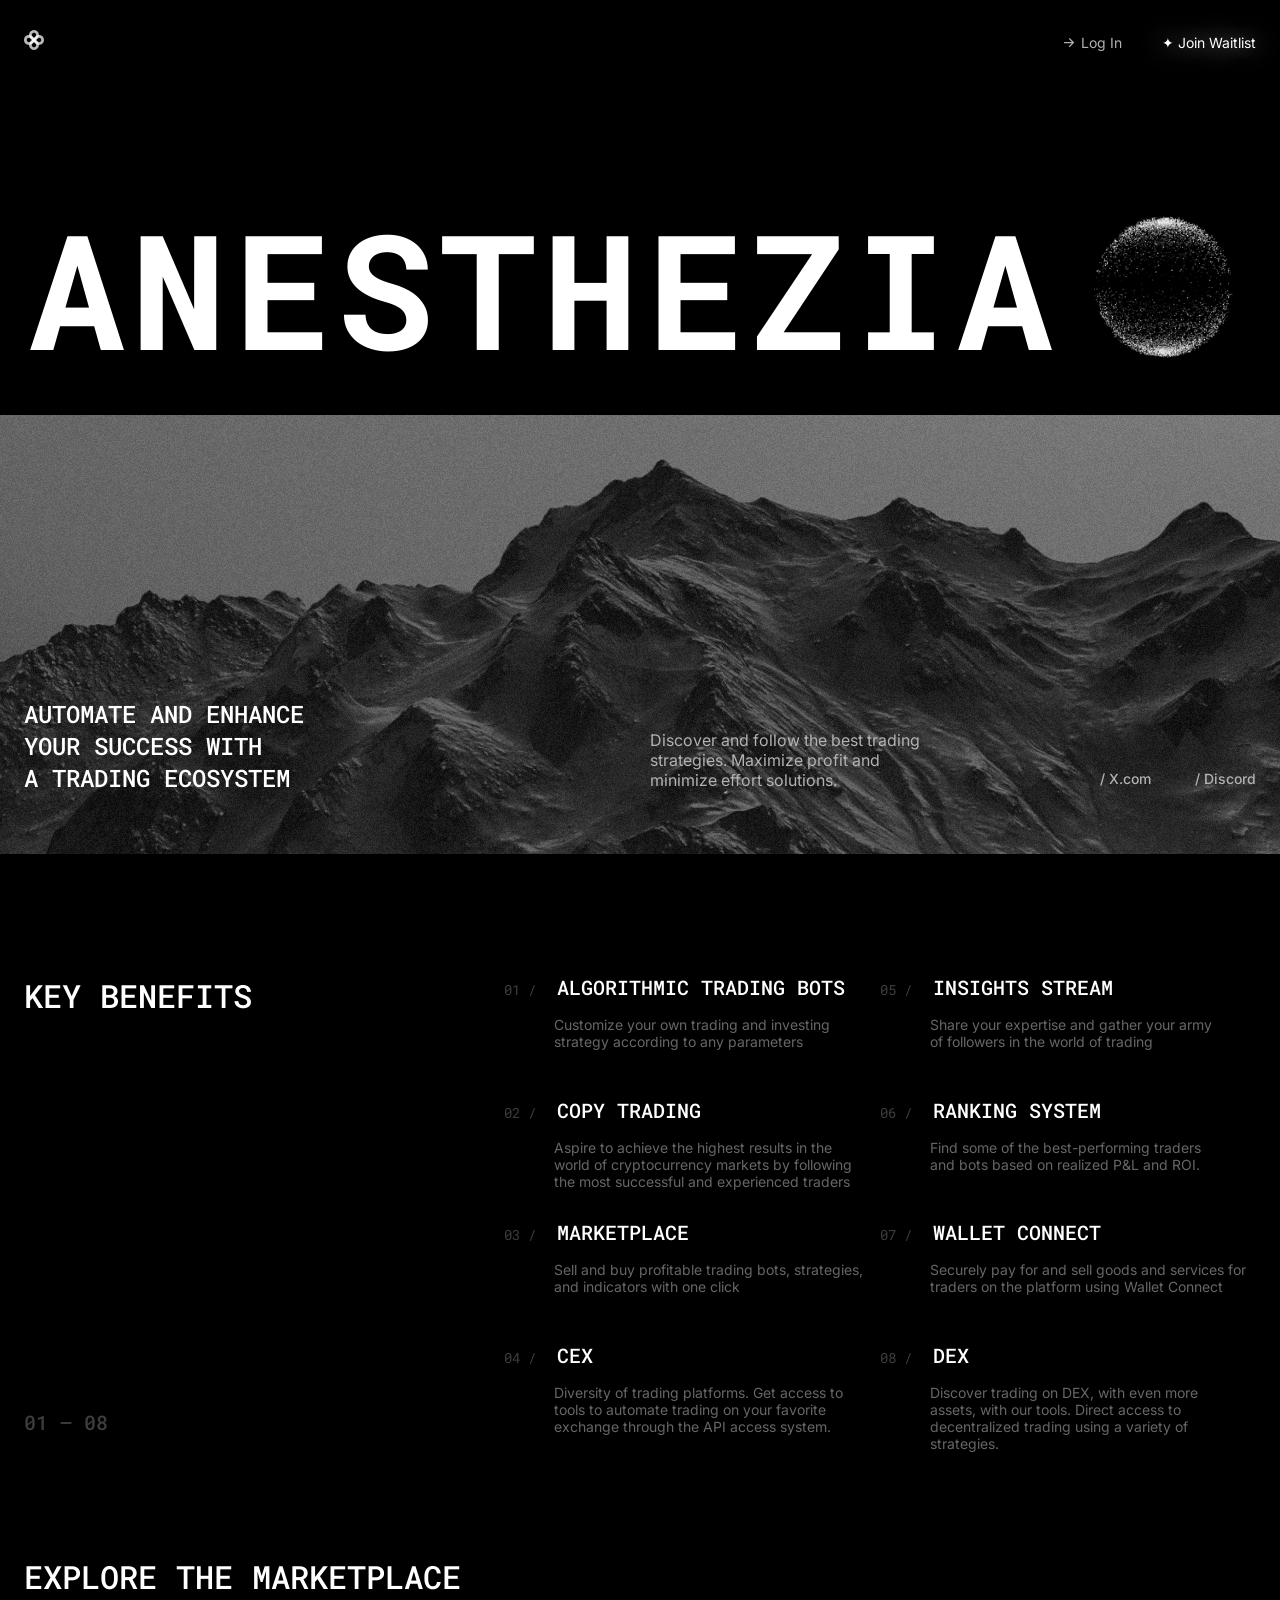
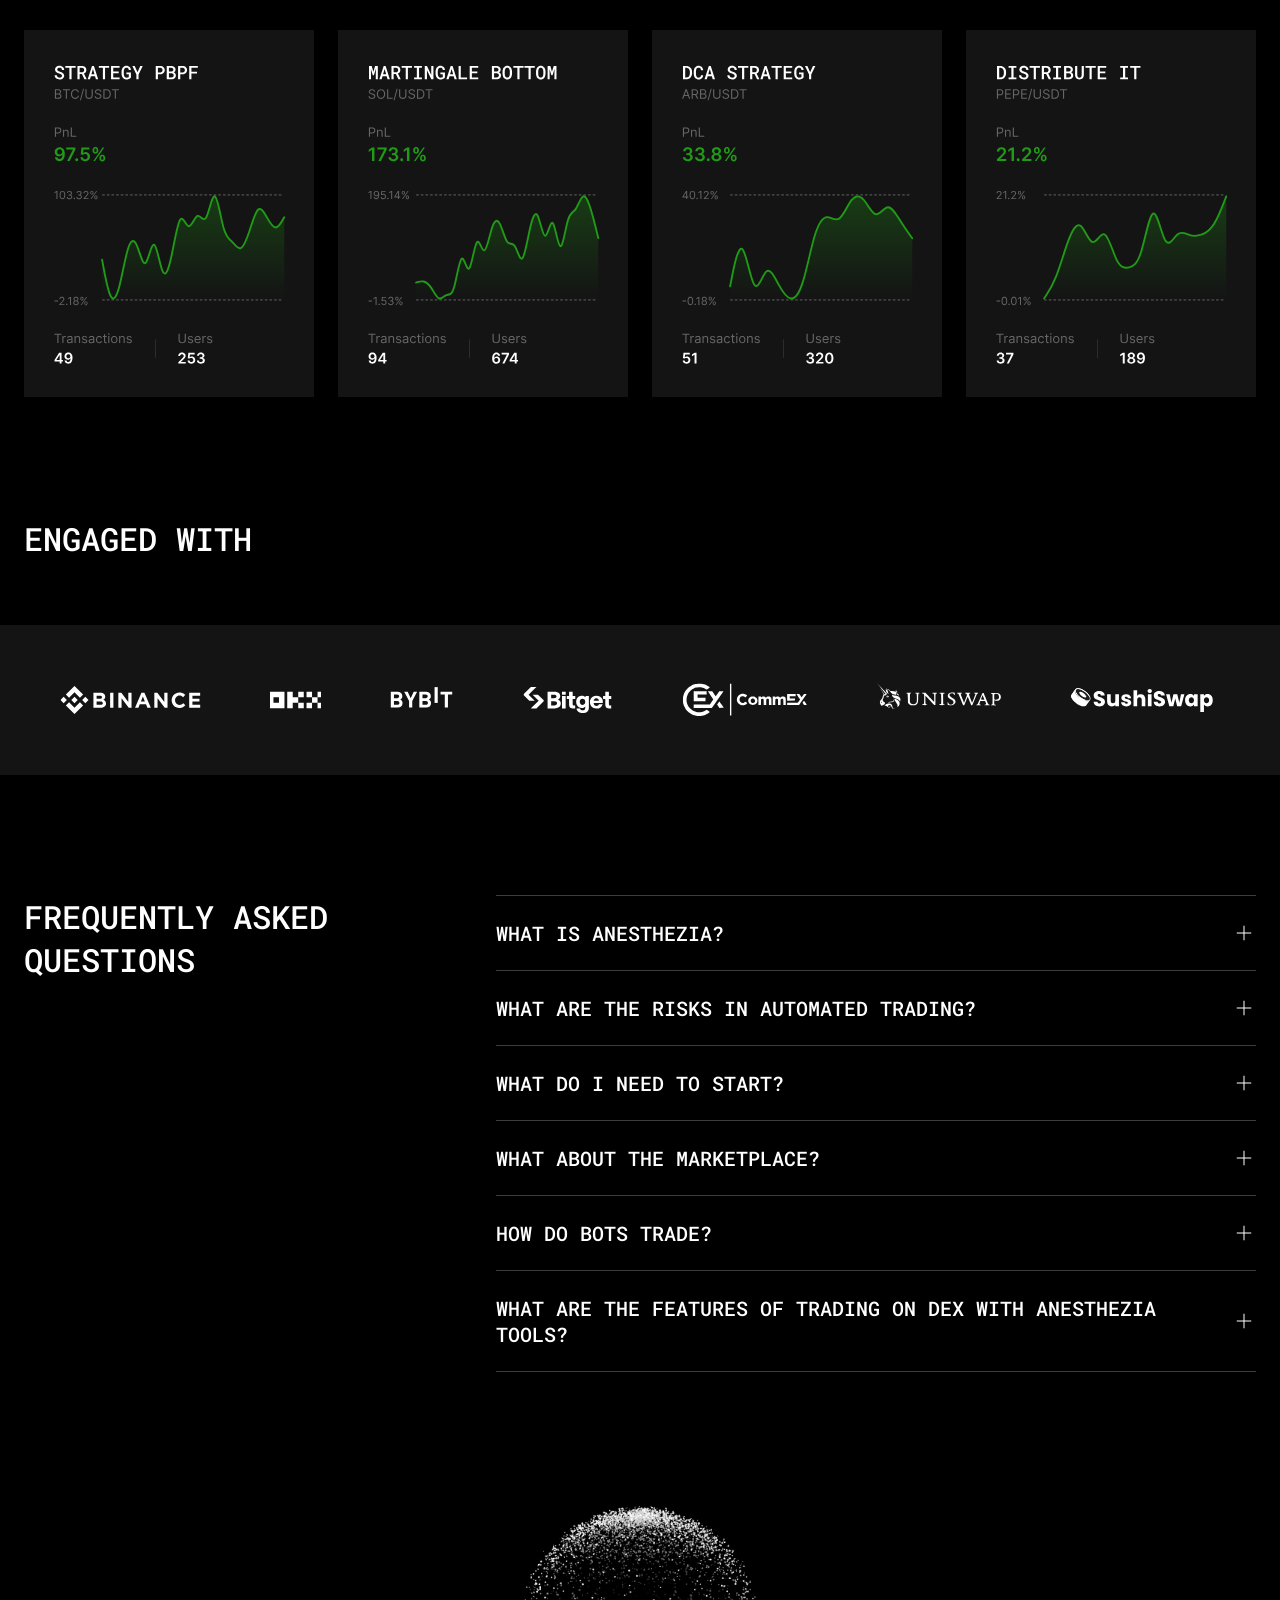
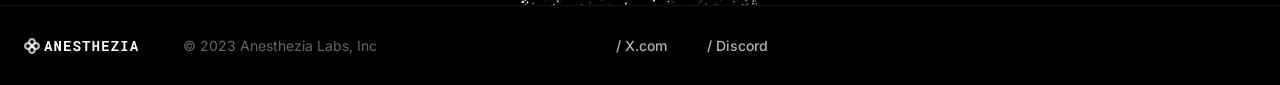
<file: index.html>
<!DOCTYPE html>
<html lang="en">

<head>
    <meta charset="UTF-8">
    <meta name="viewport" content="width=device-width, initial-scale=1.0">
    <title>Anesthezia</title>
    <link rel="stylesheet" href="assets/styles/css/main.css">
    <link rel="preconnect" href="https://fonts.googleapis.com">
    <link rel="preconnect" href="https://fonts.gstatic.com" crossorigin>
    <link href="https://fonts.googleapis.com/css2?family=Inter:wght@300;400;500;600;700&family=Roboto+Mono:wght@100;200;300;400;500;600;700&display=swap" rel="stylesheet">
</head>

<body>
<header class="header">
    <div class="header__wrapper container">
        <a href="/#top" class="header__logo">
            <img src="assets/images/logo.svg" alt="Anesthezia">
        </a>

        <div class="header__content">
            <!--            <nav class="header__nav">-->
            <!--                <a href="/#benefits" class="header__link">Benefits</a>-->
            <!--                <a href="/#partners" class="header__link">Partners</a>-->
            <!--                <a href="/#faq" class="header__link">FAQ</a>-->
            <!--            </nav>-->

            <div class="header__btns">
                <a href="https://app.anesthezia.io" target="_blank" class="header__btn">
                    <img src="assets/images/icons/arrow-right.svg" alt="arrow">
                    Log In
                </a>
                <a href="https://app.anesthezia.io/login?direct=registration" target="_blank" class="header__btn">✦
                    Join Waitlist</a>
            </div>
        </div>
    </div>
</header>
<header class="header-mobile">
    <div class="header-mobile__wrapper container">
        <a href="/#top" class="header-mobile__logo">
            <img src="assets/images/logo.svg" alt="Anesthezia">
        </a>

        <div class="header-mobile__menu">
            <a href="https://app.anesthezia.io/login?direct=registration" class="header-mobile__link">
                ✦ Join Waitlist
            </a>
<!--            <div id="open-menu" class="header-mobile__burger">-->
<!--                <img src="assets/images/icons/burger.svg" alt="burger">-->
<!--            </div>-->
<!--            <div id="close-menu" class="header-mobile__close">-->
<!--                <img src="assets/images/icons/close.svg" alt="burger">-->
<!--            </div>-->
        </div>
    </div>
</header>
<div class="menu-mobile">
    <div class="menu-mobile__wrapper container">
        <div class="menu-mobile__nav">
            <!--            <a href="/#benefits" class="menu-mobile__link">Benefits</a>-->
            <!--            <a href="/#partners" class="menu-mobile__link">Partners</a>-->
            <!--            <a href="/#faq" class="menu-mobile__link">FAQ</a>-->
        </div>

        <div class="menu-mobile__footer">
            <div class="menu-mobile__footer-links">
                <a href="https://twitter.com/anesthezialabs?s=21">/ X.com</a>
                <a href="https://discord.gg/anesthezia">/ Discord</a>
            </div>

            <a href="https://app.anesthezia.io/login" class="menu-mobile__footer-link">
                <img src="assets/images/icons/arrow-right.svg" alt="arrow">
                Log In
            </a>
        </div>
    </div>
</div>

<main>
    <section class="home">
        <div class="home__header">
            <div class="home__header-wrapper container">
                <h1 class="home__header-title">
                    Anesthezia
                </h1>

                <img src="assets/images/animation.gif" alt="Anesthezia">
            </div>

            <div class="home__header-mobile-wrapper container">
                <h1 class="home__header-mobile-title">
                    Anest <br> hezia
                </h1>

                <div class="home__header-mobile-img">
                    <img src="assets/images/animation.gif" alt="Anesthezia">
                </div>
            </div>
        </div>
        <div class="home__content">
            <canvas id="noisy-canvas"></canvas>
            <div class="home__content-wrapper container">
                <h2 class="home__content-title">
                    Automate and enhance your success with <br> a trading ecosystem
                </h2>
                <div class="home__content-row">
                    <p class="home__content-text">
                        Discover and follow the best trading strategies. Maximize profit and minimize effort solutions.
                    </p>
                    <div class="home__content-links">
                        <a href="https://twitter.com/anesthezialabs?s=21" class="home__content-link">/ X.com</a>
                        <a href="https://discord.gg/anesthezia" class="home__content-link">/ Discord</a>
                    </div>
                </div>
            </div>
        </div>
    </section>

    <section id="benefits" class="key-benefits">
        <div class="key-benefits__wrapper container">
            <div class="key-benefits__info">
                <h3 class="key-benefits__title">Key benefits</h3>
                <p class="key-benefits__num">01 — 08</p>
            </div>

            <div class="key-benefits__cards-wrapper key-benefits__cards-wrapper_desktop">
                <div class="key-benefits__cards">
                    <div class="key-benefits__card">
                        <h5 class="key-benefits__card-title">
                            <span>01 /</span>
                            Algorithmic trading bots
                        </h5>

                        <p class="key-benefits__card-description">
                            Customize your own trading and investing <br> strategy according to any parameters
                        </p>
                    </div>
                    <div class="key-benefits__card">
                        <h5 class="key-benefits__card-title">
                            <span>02 /</span>
                            Copy trading
                        </h5>

                        <p class="key-benefits__card-description">
                            Aspire to achieve the highest results in the <br> world of cryptocurrency markets by
                            following <br> the most successful and experienced traders
                        </p>
                    </div>
                    <div class="key-benefits__card">
                        <h5 class="key-benefits__card-title">
                            <span>03 /</span>
                            Marketplace
                        </h5>

                        <p class="key-benefits__card-description">
                            Sell and buy profitable trading bots, strategies, <br> and indicators with one click
                        </p>
                    </div>
                    <div class="key-benefits__card">
                        <h5 class="key-benefits__card-title">
                            <span>04 /</span>
                            cex
                        </h5>

                        <p class="key-benefits__card-description">
                            Diversity of trading platforms. Get access to <br> tools to automate trading on your
                            favorite <br> exchange through the API access system.
                        </p>
                    </div>
                </div>
                <div class="key-benefits__cards">
                    <div class="key-benefits__card">
                        <h5 class="key-benefits__card-title">
                            <span>05 /</span>
                            insights Stream
                        </h5>

                        <p class="key-benefits__card-description">
                            Share your expertise and gather your army <br> of followers in the world of trading
                        </p>
                    </div>
                    <div class="key-benefits__card">
                        <h5 class="key-benefits__card-title">
                            <span>06 /</span>
                            ranking system
                        </h5>

                        <p class="key-benefits__card-description">
                            Find some of the best-performing traders <br> and bots based on realized P&L and ROI.
                        </p>
                    </div>
                    <div class="key-benefits__card">
                        <h5 class="key-benefits__card-title">
                            <span>07 /</span>
                            Wallet connect
                        </h5>

                        <p class="key-benefits__card-description">
                            Securely pay for and sell goods and services for traders on the platform using Wallet
                            Connect
                        </p>
                    </div>
                    <div class="key-benefits__card">
                        <h5 class="key-benefits__card-title">
                            <span>08 /</span>
                            dex
                        </h5>

                        <p class="key-benefits__card-description">
                            Discover trading on DEX, with even more <br> assets, with our tools. Direct access to <br>
                            decentralized trading using a variety of <br> strategies.
                        </p>
                    </div>
                </div>
            </div>

            <div class="key-benefits__cards-wrapper key-benefits__cards-wrapper_mobile">
                <div class="key-benefits__cards">
                    <div class="key-benefits__card">
                        <h5 class="key-benefits__card-title">
                            <span>01 /</span>
                            Algorithmic trading bots
                        </h5>

                        <p class="key-benefits__card-description">
                            Customize your own trading and investing <br> strategy according to any parameters
                        </p>
                    </div>
                    <div class="key-benefits__card">
                        <h5 class="key-benefits__card-title">
                            <span>02 /</span>
                            Copy trading
                        </h5>

                        <p class="key-benefits__card-description">
                            Aspire to achieve the highest results in the <br> world of cryptocurrency markets by
                            following <br> the most successful and experienced traders
                        </p>
                    </div>
                    <div class="key-benefits__card">
                        <h5 class="key-benefits__card-title">
                            <span>03 /</span>
                            Marketplace
                        </h5>

                        <p class="key-benefits__card-description">
                            Sell and buy profitable trading bots, strategies, <br> and indicators with one click
                        </p>
                    </div>
                </div>
                <div class="key-benefits__cards">
                    <div class="key-benefits__card">
                        <h5 class="key-benefits__card-title">
                            <span>04 /</span>
                            insights Stream
                        </h5>

                        <p class="key-benefits__card-description">
                            Share your expertise and gather your army <br> of followers in the world of trading
                        </p>
                    </div>
                    <div class="key-benefits__card">
                        <h5 class="key-benefits__card-title">
                            <span>05 /</span>
                            ranking system
                        </h5>

                        <p class="key-benefits__card-description">
                            Find some of the best-performing traders <br> and bots based on realized P&L and ROI.
                        </p>
                    </div>
                    <div class="key-benefits__card">
                        <h5 class="key-benefits__card-title">
                            <span>06 /</span>
                            Wallet connect
                        </h5>

                        <p class="key-benefits__card-description">
                            Securely pay for and sell goods and services for traders on the platform using Wallet
                            Connect
                        </p>
                    </div>
                    <div class="key-benefits__card">
                        <h5 class="key-benefits__card-title">
                            <span>07 /</span>
                            cex
                        </h5>

                        <p class="key-benefits__card-description">
                            Diversity of trading platforms. Get access to <br> tools to automate trading on your
                            favorite <br> exchange through the API access system.
                        </p>
                    </div>
                    <div class="key-benefits__card">
                        <h5 class="key-benefits__card-title">
                            <span>08 /</span>
                            dex
                        </h5>

                        <p class="key-benefits__card-description">
                            Discover trading on DEX, with even more <br> assets, with our tools. Direct access to <br>
                            decentralized trading using a variety of <br> strategies.
                        </p>
                    </div>
                </div>
            </div>
        </div>
    </section>

    <section class="explore">
        <div class="container">
            <h3 class="explore__title">explore the marketplace</h3>

            <div class="explore__cards">
                <img src="assets/images/explore/card-1.svg" class="explore__card" alt="card">
                <img src="assets/images/explore/card-2.svg" class="explore__card" alt="card">
                <img src="assets/images/explore/card-3.svg" class="explore__card" alt="card">
                <img src="assets/images/explore/card-4.svg" class="explore__card" alt="card">
            </div>
        </div>
    </section>

    <section id="partners" class="partners">
        <div class="container">
            <h3 class="partners__title">Engaged with</h3>
        </div>
        <div class="partners__wrapper">
            <div class="partners__list">
                <div class="partners__list-row">
                    <img src="assets/images/partners/binance.svg" alt="binance">
                    <img src="assets/images/partners/okx.svg" alt="okx">
                    <img src="assets/images/partners/bybit.svg" alt="bybit">
                    <img src="assets/images/partners/bitget.svg" alt="bitget">
                    <img src="assets/images/partners/commex.svg" alt="commex">
                    <img src="assets/images/partners/uniswap.svg" alt="uniswap">
                    <img src="assets/images/partners/sushiswap.svg" alt="sushiswap">

                    <img src="assets/images/partners/binance.svg" alt="binance">
                    <img src="assets/images/partners/okx.svg" alt="okx">
                    <img src="assets/images/partners/bybit.svg" alt="bybit">
                    <img src="assets/images/partners/bitget.svg" alt="bitget">
                    <img src="assets/images/partners/commex.svg" alt="commex">
                    <img src="assets/images/partners/uniswap.svg" alt="uniswap">
                    <img src="assets/images/partners/sushiswap.svg" alt="sushiswap">

                    <img src="assets/images/partners/binance.svg" alt="binance">
                    <img src="assets/images/partners/okx.svg" alt="okx">
                    <img src="assets/images/partners/bybit.svg" alt="bybit">
                    <img src="assets/images/partners/bitget.svg" alt="bitget">
                    <img src="assets/images/partners/commex.svg" alt="commex">
                    <img src="assets/images/partners/uniswap.svg" alt="uniswap">
                    <img src="assets/images/partners/sushiswap.svg" alt="sushiswap">

                    <img src="assets/images/partners/binance.svg" alt="binance">
                    <img src="assets/images/partners/okx.svg" alt="okx">
                    <img src="assets/images/partners/bybit.svg" alt="bybit">
                    <img src="assets/images/partners/bitget.svg" alt="bitget">
                    <img src="assets/images/partners/commex.svg" alt="commex">
                    <img src="assets/images/partners/uniswap.svg" alt="uniswap">
                    <img src="assets/images/partners/sushiswap.svg" alt="sushiswap">

                    <img src="assets/images/partners/binance.svg" alt="binance">
                    <img src="assets/images/partners/okx.svg" alt="okx">
                    <img src="assets/images/partners/bybit.svg" alt="bybit">
                    <img src="assets/images/partners/bitget.svg" alt="bitget">
                    <img src="assets/images/partners/commex.svg" alt="commex">
                    <img src="assets/images/partners/uniswap.svg" alt="uniswap">
                    <img src="assets/images/partners/sushiswap.svg" alt="sushiswap">

                    <img src="assets/images/partners/binance.svg" alt="binance">
                    <img src="assets/images/partners/okx.svg" alt="okx">
                    <img src="assets/images/partners/bybit.svg" alt="bybit">
                    <img src="assets/images/partners/bitget.svg" alt="bitget">
                    <img src="assets/images/partners/commex.svg" alt="commex">
                    <img src="assets/images/partners/uniswap.svg" alt="uniswap">
                    <img src="assets/images/partners/sushiswap.svg" alt="sushiswap">

                    <img src="assets/images/partners/binance.svg" alt="binance">
                    <img src="assets/images/partners/okx.svg" alt="okx">
                    <img src="assets/images/partners/bybit.svg" alt="bybit">
                    <img src="assets/images/partners/bitget.svg" alt="bitget">
                    <img src="assets/images/partners/commex.svg" alt="commex">
                    <img src="assets/images/partners/uniswap.svg" alt="uniswap">
                    <img src="assets/images/partners/sushiswap.svg" alt="sushiswap">

                    <img src="assets/images/partners/binance.svg" alt="binance">
                    <img src="assets/images/partners/okx.svg" alt="okx">
                    <img src="assets/images/partners/bybit.svg" alt="bybit">
                    <img src="assets/images/partners/bitget.svg" alt="bitget">
                    <img src="assets/images/partners/commex.svg" alt="commex">
                    <img src="assets/images/partners/uniswap.svg" alt="uniswap">
                    <img src="assets/images/partners/sushiswap.svg" alt="sushiswap">

                    <img src="assets/images/partners/binance.svg" alt="binance">
                    <img src="assets/images/partners/okx.svg" alt="okx">
                    <img src="assets/images/partners/bybit.svg" alt="bybit">
                    <img src="assets/images/partners/bitget.svg" alt="bitget">
                    <img src="assets/images/partners/commex.svg" alt="commex">
                    <img src="assets/images/partners/uniswap.svg" alt="uniswap">
                    <img src="assets/images/partners/sushiswap.svg" alt="sushiswap">

                    <img src="assets/images/partners/binance.svg" alt="binance">
                    <img src="assets/images/partners/okx.svg" alt="okx">
                    <img src="assets/images/partners/bybit.svg" alt="bybit">
                    <img src="assets/images/partners/bitget.svg" alt="bitget">
                    <img src="assets/images/partners/commex.svg" alt="commex">
                    <img src="assets/images/partners/uniswap.svg" alt="uniswap">
                    <img src="assets/images/partners/sushiswap.svg" alt="sushiswap">

                    <img src="assets/images/partners/binance.svg" alt="binance">
                    <img src="assets/images/partners/okx.svg" alt="okx">
                    <img src="assets/images/partners/bybit.svg" alt="bybit">
                    <img src="assets/images/partners/bitget.svg" alt="bitget">
                    <img src="assets/images/partners/commex.svg" alt="commex">
                    <img src="assets/images/partners/uniswap.svg" alt="uniswap">
                    <img src="assets/images/partners/sushiswap.svg" alt="sushiswap">

                    <img src="assets/images/partners/binance.svg" alt="binance">
                    <img src="assets/images/partners/okx.svg" alt="okx">
                    <img src="assets/images/partners/bybit.svg" alt="bybit">
                    <img src="assets/images/partners/bitget.svg" alt="bitget">
                    <img src="assets/images/partners/commex.svg" alt="commex">
                    <img src="assets/images/partners/uniswap.svg" alt="uniswap">
                    <img src="assets/images/partners/sushiswap.svg" alt="sushiswap">

                    <img src="assets/images/partners/binance.svg" alt="binance">
                    <img src="assets/images/partners/okx.svg" alt="okx">
                    <img src="assets/images/partners/bybit.svg" alt="bybit">
                    <img src="assets/images/partners/bitget.svg" alt="bitget">
                    <img src="assets/images/partners/commex.svg" alt="commex">
                    <img src="assets/images/partners/uniswap.svg" alt="uniswap">
                    <img src="assets/images/partners/sushiswap.svg" alt="sushiswap">

                    <img src="assets/images/partners/binance.svg" alt="binance">
                    <img src="assets/images/partners/okx.svg" alt="okx">
                    <img src="assets/images/partners/bybit.svg" alt="bybit">
                    <img src="assets/images/partners/bitget.svg" alt="bitget">
                    <img src="assets/images/partners/commex.svg" alt="commex">
                    <img src="assets/images/partners/uniswap.svg" alt="uniswap">
                    <img src="assets/images/partners/sushiswap.svg" alt="sushiswap">

                    <img src="assets/images/partners/binance.svg" alt="binance">
                    <img src="assets/images/partners/okx.svg" alt="okx">
                    <img src="assets/images/partners/bybit.svg" alt="bybit">
                    <img src="assets/images/partners/bitget.svg" alt="bitget">
                    <img src="assets/images/partners/commex.svg" alt="commex">
                    <img src="assets/images/partners/uniswap.svg" alt="uniswap">
                    <img src="assets/images/partners/sushiswap.svg" alt="sushiswap">

                    <img src="assets/images/partners/binance.svg" alt="binance">
                    <img src="assets/images/partners/okx.svg" alt="okx">
                    <img src="assets/images/partners/bybit.svg" alt="bybit">
                    <img src="assets/images/partners/bitget.svg" alt="bitget">
                    <img src="assets/images/partners/commex.svg" alt="commex">
                    <img src="assets/images/partners/uniswap.svg" alt="uniswap">
                    <img src="assets/images/partners/sushiswap.svg" alt="sushiswap">

                    <img src="assets/images/partners/binance.svg" alt="binance">
                    <img src="assets/images/partners/okx.svg" alt="okx">
                    <img src="assets/images/partners/bybit.svg" alt="bybit">
                    <img src="assets/images/partners/bitget.svg" alt="bitget">
                    <img src="assets/images/partners/commex.svg" alt="commex">
                    <img src="assets/images/partners/uniswap.svg" alt="uniswap">
                    <img src="assets/images/partners/sushiswap.svg" alt="sushiswap">

                    <img src="assets/images/partners/binance.svg" alt="binance">
                    <img src="assets/images/partners/okx.svg" alt="okx">
                    <img src="assets/images/partners/bybit.svg" alt="bybit">
                    <img src="assets/images/partners/bitget.svg" alt="bitget">
                    <img src="assets/images/partners/commex.svg" alt="commex">
                    <img src="assets/images/partners/uniswap.svg" alt="uniswap">
                    <img src="assets/images/partners/sushiswap.svg" alt="sushiswap">

                    <img src="assets/images/partners/binance.svg" alt="binance">
                    <img src="assets/images/partners/okx.svg" alt="okx">
                    <img src="assets/images/partners/bybit.svg" alt="bybit">
                    <img src="assets/images/partners/bitget.svg" alt="bitget">
                    <img src="assets/images/partners/commex.svg" alt="commex">
                    <img src="assets/images/partners/uniswap.svg" alt="uniswap">
                    <img src="assets/images/partners/sushiswap.svg" alt="sushiswap">

                    <img src="assets/images/partners/binance.svg" alt="binance">
                    <img src="assets/images/partners/okx.svg" alt="okx">
                    <img src="assets/images/partners/bybit.svg" alt="bybit">
                    <img src="assets/images/partners/bitget.svg" alt="bitget">
                    <img src="assets/images/partners/commex.svg" alt="commex">
                    <img src="assets/images/partners/uniswap.svg" alt="uniswap">
                    <img src="assets/images/partners/sushiswap.svg" alt="sushiswap">

                    <img src="assets/images/partners/binance.svg" alt="binance">
                    <img src="assets/images/partners/okx.svg" alt="okx">
                    <img src="assets/images/partners/bybit.svg" alt="bybit">
                    <img src="assets/images/partners/bitget.svg" alt="bitget">
                    <img src="assets/images/partners/commex.svg" alt="commex">
                    <img src="assets/images/partners/uniswap.svg" alt="uniswap">
                    <img src="assets/images/partners/sushiswap.svg" alt="sushiswap">

                    <img src="assets/images/partners/binance.svg" alt="binance">
                    <img src="assets/images/partners/okx.svg" alt="okx">
                    <img src="assets/images/partners/bybit.svg" alt="bybit">
                    <img src="assets/images/partners/bitget.svg" alt="bitget">
                    <img src="assets/images/partners/commex.svg" alt="commex">
                    <img src="assets/images/partners/uniswap.svg" alt="uniswap">
                    <img src="assets/images/partners/sushiswap.svg" alt="sushiswap">

                    <img src="assets/images/partners/binance.svg" alt="binance">
                    <img src="assets/images/partners/okx.svg" alt="okx">
                    <img src="assets/images/partners/bybit.svg" alt="bybit">
                    <img src="assets/images/partners/bitget.svg" alt="bitget">
                    <img src="assets/images/partners/commex.svg" alt="commex">
                    <img src="assets/images/partners/uniswap.svg" alt="uniswap">
                    <img src="assets/images/partners/sushiswap.svg" alt="sushiswap">

                    <img src="assets/images/partners/binance.svg" alt="binance">
                    <img src="assets/images/partners/okx.svg" alt="okx">
                    <img src="assets/images/partners/bybit.svg" alt="bybit">
                    <img src="assets/images/partners/bitget.svg" alt="bitget">
                    <img src="assets/images/partners/commex.svg" alt="commex">
                    <img src="assets/images/partners/uniswap.svg" alt="uniswap">
                    <img src="assets/images/partners/sushiswap.svg" alt="sushiswap">

                    <img src="assets/images/partners/binance.svg" alt="binance">
                    <img src="assets/images/partners/okx.svg" alt="okx">
                    <img src="assets/images/partners/bybit.svg" alt="bybit">
                    <img src="assets/images/partners/bitget.svg" alt="bitget">
                    <img src="assets/images/partners/commex.svg" alt="commex">
                    <img src="assets/images/partners/uniswap.svg" alt="uniswap">
                    <img src="assets/images/partners/sushiswap.svg" alt="sushiswap">

                    <img src="assets/images/partners/binance.svg" alt="binance">
                    <img src="assets/images/partners/okx.svg" alt="okx">
                    <img src="assets/images/partners/bybit.svg" alt="bybit">
                    <img src="assets/images/partners/bitget.svg" alt="bitget">
                    <img src="assets/images/partners/commex.svg" alt="commex">
                    <img src="assets/images/partners/uniswap.svg" alt="uniswap">
                    <img src="assets/images/partners/sushiswap.svg" alt="sushiswap">
                </div>
            </div>
        </div>
    </section>

    <section id="faq" class="questions">
        <div class="questions__wrapper container">
            <div class="questions__info">
                <h3 class="questions__title">frequently asked questions</h3>

                <!--                <div class="questions__more">-->
                <!--                    More questions-->
                <!--                    <img src="assets/images/icons/arrow-more.svg" alt="more">-->
                <!--                </div>-->
            </div>

            <div class="questions__questions">
                <div class="questions__question">
                    <div class="questions__question-header">
                        <h4 class="questions__question-title">What is Anesthezia?</h4>
                        <img src="assets/images/icons/plus.svg" class="questions__question-plus" alt="plus">
                        <img src="assets/images/icons/minus.svg" class="questions__question-minus" alt="plus">
                    </div>
                    <p class="questions__question-text">
                        Anesthezia is an advanced trading platform that offers a wide range of tools and features for
                        traders. It allows users to automate trading strategies, engage with a global community of
                        traders and experts, and access a marketplace for trading algorithms and signals.
                    </p>
                </div>
                <div class="questions__question">
                    <div class="questions__question-header">
                        <h4 class="questions__question-title">What are the risks in automated trading?</h4>
                        <img src="assets/images/icons/plus.svg" class="questions__question-plus" alt="plus">
                        <img src="assets/images/icons/minus.svg" class="questions__question-minus" alt="plus">
                    </div>
                    <p class="questions__question-text">
                        Yes, like any trading platform, there are inherent risks associated with trading on Anesthezia.
                        These risks can include market volatility, potential losses, and the performance of trading
                        algorithms. It's important for users to have a good understanding of these risks and to use risk
                        management strategies to mitigate them. Anesthezia provides resources and tools to help users
                        make informed decisions and manage risks effectively.
                    </p>
                </div>

                <div class="questions__question">
                    <div class="questions__question-header">
                        <h4 class="questions__question-title">What do i need to start?</h4>
                        <img src="assets/images/icons/plus.svg" class="questions__question-plus" alt="plus">
                        <img src="assets/images/icons/minus.svg" class="questions__question-minus" alt="plus">
                    </div>
                    <p class="questions__question-text">
                        You need to create an account on the Anesthezia platform. This typically involves
                        providing your personal information, completing KYC (Know Your Customer) verification if
                        required, and agreeing to the platform's terms and conditions.
                    </p>
                </div>
                <div class="questions__question">
                    <div class="questions__question-header">
                        <h4 class="questions__question-title">What about the marketplace?</h4>
                        <img src="assets/images/icons/plus.svg" class="questions__question-plus" alt="plus">
                        <img src="assets/images/icons/minus.svg" class="questions__question-minus" alt="plus">
                    </div>
                    <p class="questions__question-text">
                        The marketplace on Anesthezia is a feature that allows users to access a wide range of trading
                        algorithms and indicators created by other traders and experts.
                    </p>
                </div>
                <div class="questions__question">
                    <div class="questions__question-header">
                        <h4 class="questions__question-title">How do bots trade?</h4>
                        <img src="assets/images/icons/plus.svg" class="questions__question-plus" alt="plus">
                        <img src="assets/images/icons/minus.svg" class="questions__question-minus" alt="plus">
                    </div>
                    <p class="questions__question-text">
                        Cryptocurrency trading bots execute transactions automatically, replacing the manual command
                        control that is usually performed by the user. They operate based on triggers known as signals
                        that are customized by the users themselves. These signals determine when the bot should buy and
                        sell based on conditions selected by the user. Bots track changes in cryptocurrency prices
                        through API connections to exchanges, and execute preset commands when market conditions meet
                        the set parameters. Using several customized signals allows you to create complex trading
                        strategies that are extremely difficult to implement manually.
                    </p>
                </div>
                <div class="questions__question">
                    <div class="questions__question-header">
                        <h4 class="questions__question-title">What are the features of trading on DEX with Anesthezia
                            tools?</h4>
                        <img src="assets/images/icons/plus.svg" class="questions__question-plus" alt="plus">
                        <img src="assets/images/icons/minus.svg" class="questions__question-minus" alt="plus">
                    </div>
                    <p class="questions__question-text">
                        The features of trading on DEX include the ability to utilize different trading strategies
                        through automation tools and different order types. Users can customize their trading bots and
                        algorithms according to their individual trading goals and preferences, which provides
                        flexibility and efficiency when working on decentralized exchanges.
                    </p>
                </div>
            </div>
        </div>
    </section>
</main>

<footer class="footer">
    <div class="footer__animation">
        <img src="assets/images/animation.gif" alt="Anesthezia">
    </div>

    <div class="footer__footer">
        <div class="footer__wrapper container">
            <div class="footer__footer-group">
                <img src="assets/images/text-logo.svg" class="footer__footer-logo" alt="Anesthezia">
                <p class="footer__footer-text">© 2023 Anesthezia Labs, Inc</p>
            </div>
            <div class="footer__footer-group footer__footer-links">
                <a href="https://twitter.com/anesthezialabs?s=21" target="_blank" class="footer__footer-link">/
                    X.com</a>
                <a href="https://discord.gg/anesthezia" target="_blank" class="footer__footer-link">/ Discord</a>
            </div>
            <div class="footer__footer-group">
                <!--                <a href="#" target="_blank" class="footer__footer-text">-->
                <!--                    Privacy Policy-->
                <!--                    <img src="assets/images/icons/arrow-more.svg" alt="more">-->
                <!--                </a>-->
            </div>
        </div>
    </div>
</footer>

<footer class="footer-mobile">
    <div class="footer-mobile__wrapper container">
        <div class="footer-mobile__amimation">
            <img src="assets/images/animation.gif" alt="Anesthezia">
        </div>
        <div class="footer-mobile__content">
            <div class="footer-mobile__row">
                <div class="footer-mobile__links">
                    <a href="https://twitter.com/anesthezialabs?s=21" target="_blank" class="footer-mobile__link">/
                        X.com</a>
                    <a href="https://discord.gg/anesthezia" target="_blank" class="footer-mobile__link">/ Discord</a>
                </div>

                <!--                <a href="#" target="_blank" class="footer-mobile__policy">-->
                <!--                    Privacy Policy-->
                <!--                    <img src="assets/images/icons/arrow-more.svg" alt="more">-->
                <!--                </a>-->
            </div>
            <div class="footer-mobile__bottom">
                <img src="assets/images/text-logo.svg" class="footer-mobile__logo" alt="logo">
                <p class="footer-mobile__cop">© 2023 Anesthezia Labs, Inc</p>
            </div>
        </div>
    </div>
</footer>

<script src="assets/scripts/animation.js"></script>
<script src="assets/scripts/menu.js"></script>
<script src="assets/scripts/accordion.js"></script>
</body>
</html>
</file>
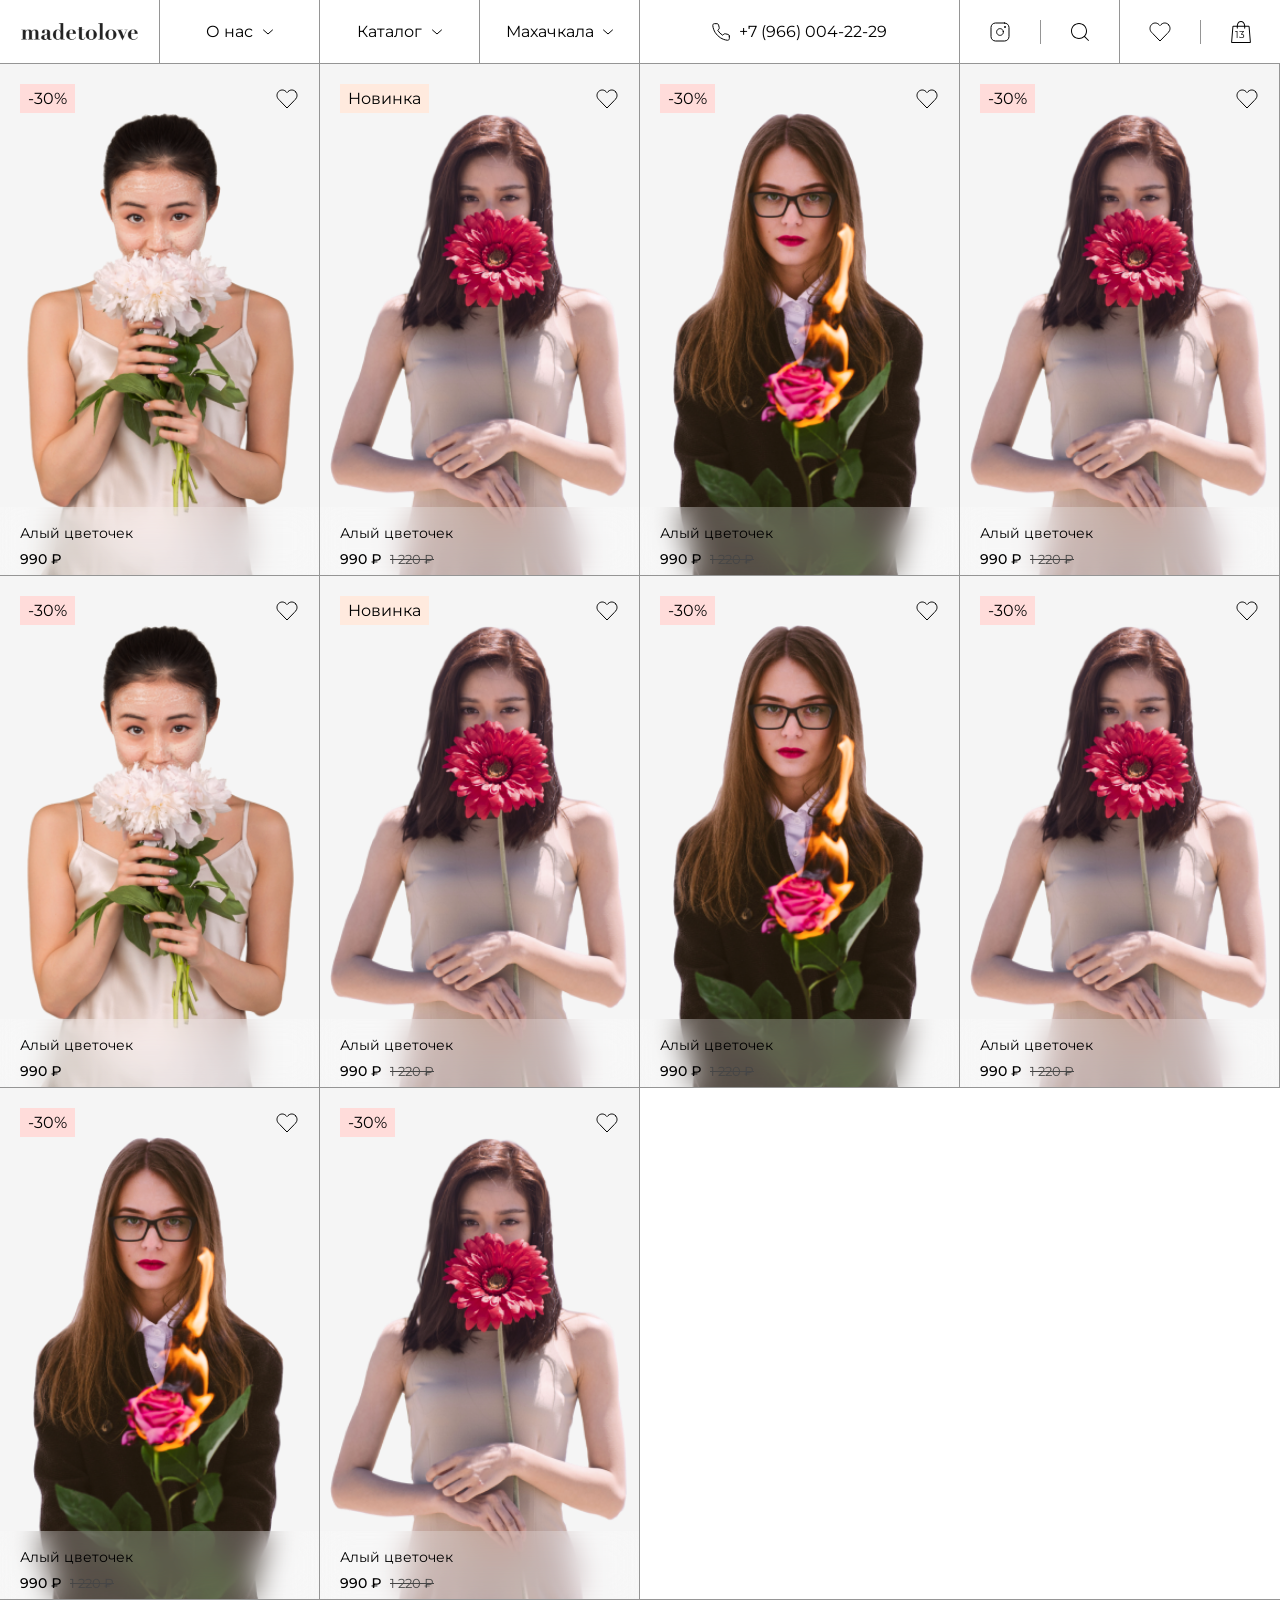
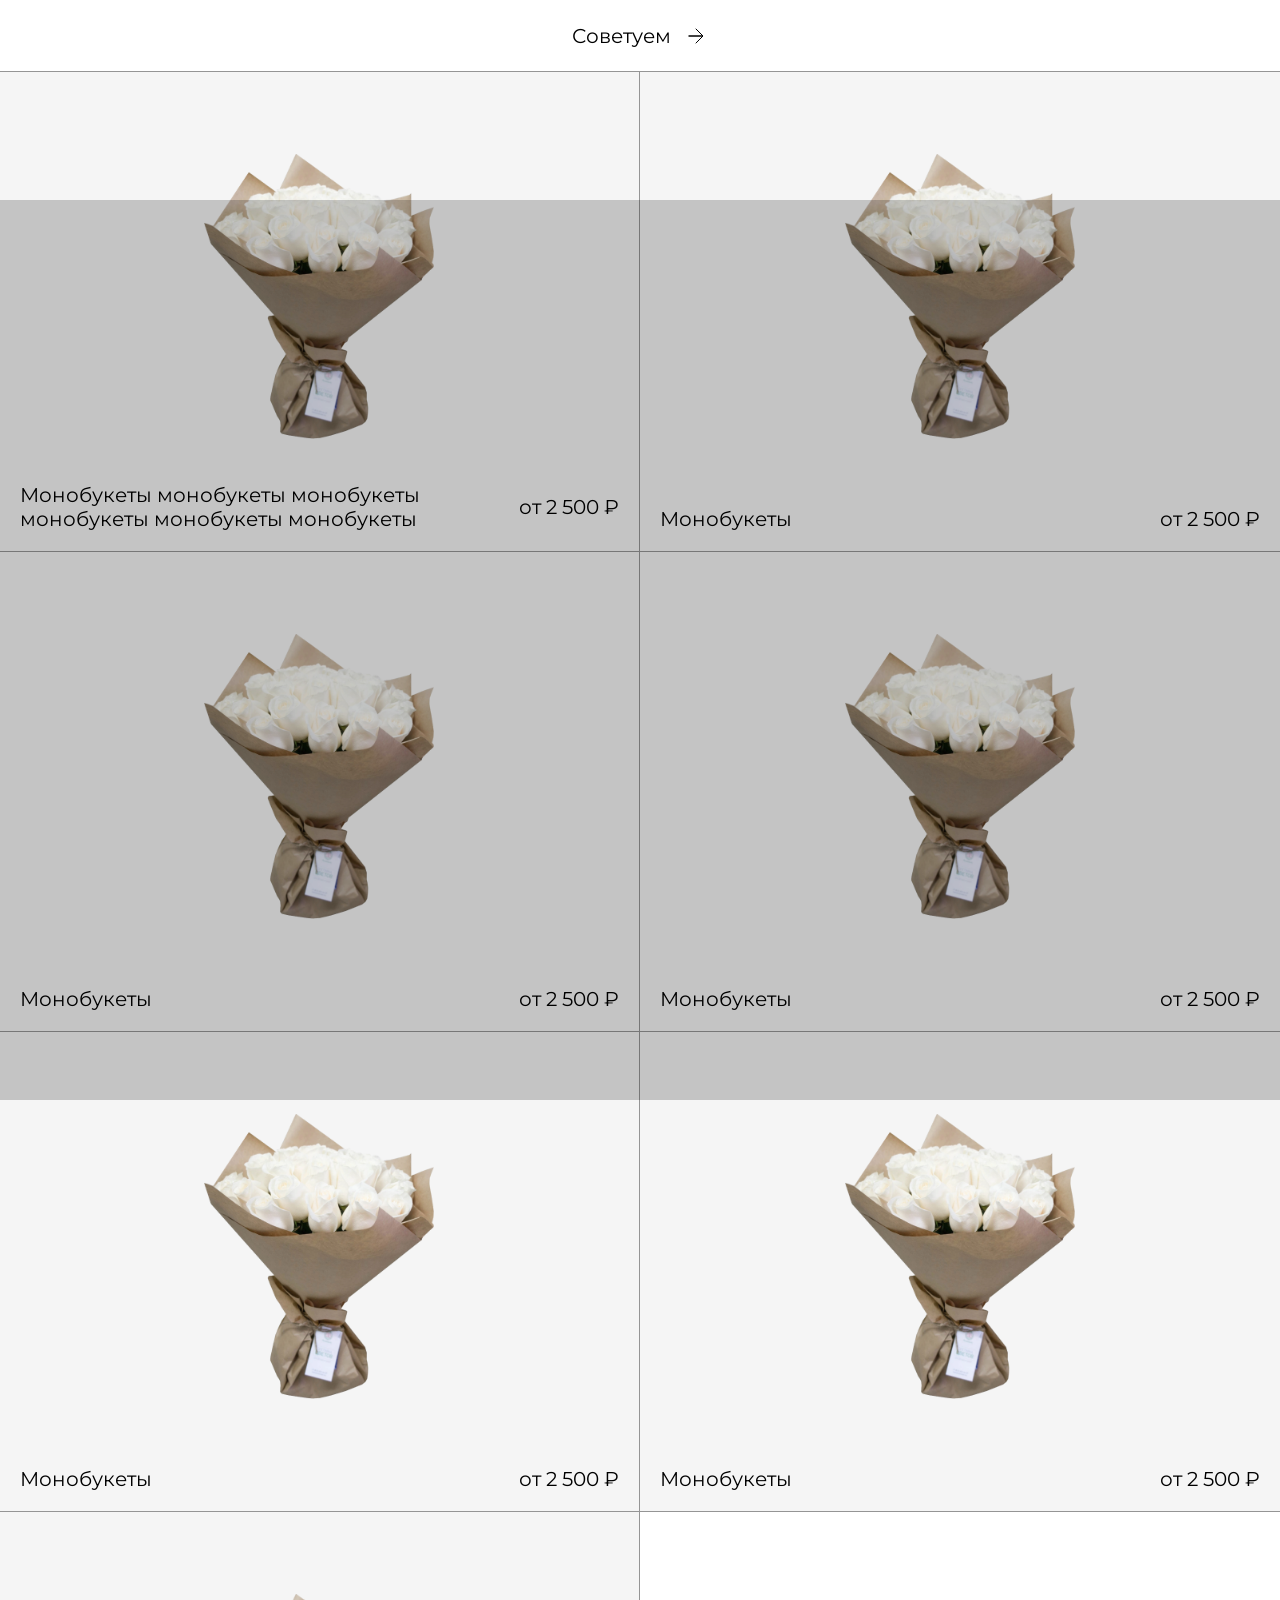
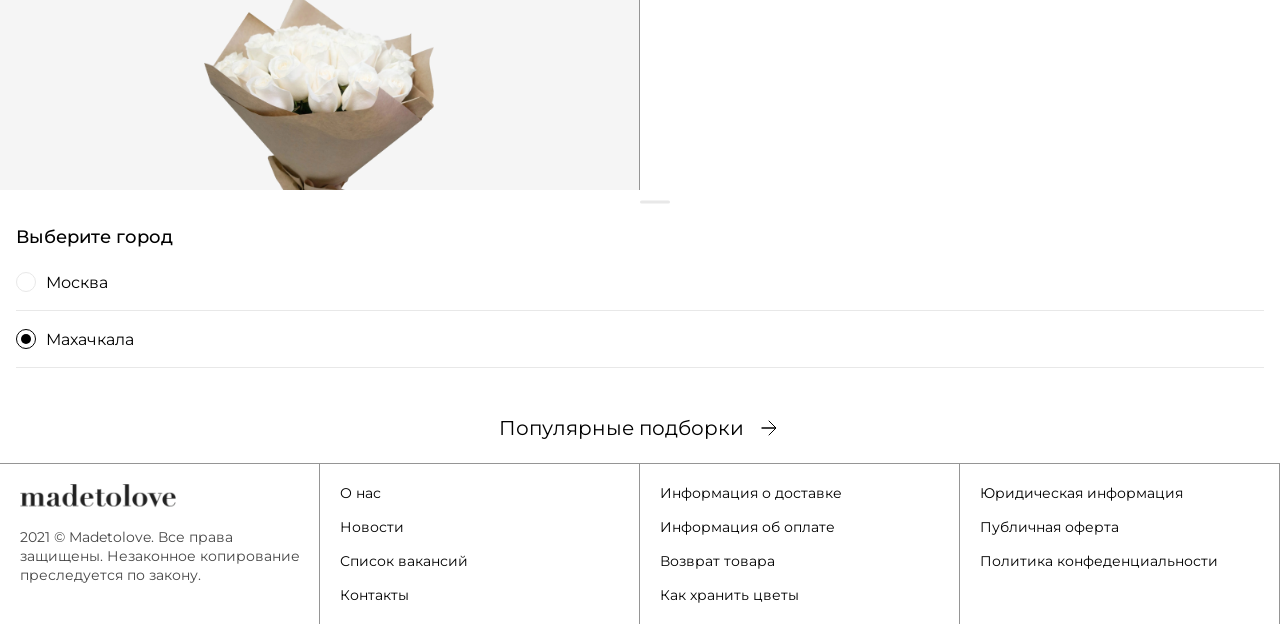
<file: madetolove/index.html>
<!DOCTYPE html>
<html lang="ru">
  <head>
    <meta charset="UTF-8" />
    <meta http-equiv="X-UA-Compatible" content="IE=edge" />
    <meta name="viewport" content="width=device-width, initial-scale=1.0" />
    <title>Madetolove - Главная</title>
    <link rel="shortcut icon" href="favicon.png" type="image/png" />
    <link rel="apple-touch-icon" href="favicon.png" />
    <link rel="stylesheet" href="assets/css/style.css" />
  </head>
  <body>
    <header class="header">
      <div class="container header__desktop">
        <div class="header__section header__1">
          <a href="/" class="header__section-50 header__logo-wrapper">
            <img src="assets/images/logo.svg" alt="logo" class="header__logo" />
          </a>

          <a href="#" class="header__section-50 header__nav-link">
            <p>О нас</p>
            <img src="assets/images/icons/arrow-bottom.svg" alt="icon" />
          </a>
        </div>

        <div class="header__section header__2">
          <div
            class="header__section-50 header__nav-link"
            data-open-dropdown="catalog"
          >
            <p>Каталог</p>
            <img src="assets/images/icons/arrow-bottom.svg" alt="icon" />
          </div>
          <div
            class="header__section-50 header__nav-link header__nav-link-cities"
            data-open-dropdown="city-desk"
          >
            <p>Махачкала</p>
            <img src="assets/images/icons/arrow-bottom.svg" alt="icon" />

            <div class="header__nav-link__cities" data-dropdown="city-desk">
              <a href="#" class="header__nav-link__city">
                <div class="header__nav-link__radio">
                  <span></span>
                </div>
                <p>Москва</p>
              </a>
              <a href="#" class="header__nav-link__city header__nav-link__city-active">
                <div class="header__nav-link__radio">
                  <span></span>
                </div>
                <p>Москва</p>
              </a>
            </div>
          </div>
        </div>

        <div class="header__section header__3">
          <a href="tel:+79660042229" class="header__section-100 header__tel">
            <img src="assets/images/icons/tel.svg" alt="Telephone" />
            <p>+7 (966) 004-22-29</p>
          </a>
        </div>

        <div class="header__section header__4">
          <div class="header__section-50">
            <a href="#" class="header__icon">
              <img src="assets/images/icons/instagram.svg" alt="instagram" />
            </a>
            <a href="#" class="header__icon" data-open-modal="search">
              <img src="assets/images/icons/search.svg" alt="search" />
            </a>
          </div>

          <div class="header__section-50 header__section-last">
            <a href="#" class="header__icon">
              <img src="assets/images/icons/heart.svg" alt="heart" />
            </a>
            <div class="header__icon header__icon-cart" data-open-modal="cart">
              <img src="assets/images/icons/cart.svg" alt="cart" />
              <p class="header__icon-length">13</p>
            </div>
          </div>
        </div>
      </div>

      <div class="header__mobile">
        <div class="header__mobile-container">
          <div class="header__mobile-header">
            <div class="header__mobile-icon"></div>
            <a href="/#" class="header__mobile-logo">
              <img src="assets/images/logo.svg" alt="Madetolove" />
            </a>
            <div class="header__mobile-search" data-open-modal="search">
              <img src="assets/images/icons/search.svg" alt="search" />
            </div>
          </div>
        </div>
      </div>
    </header>

    <main>
      <div class="container">
        <div class="modal cart" data-modal="cart">
          <div class="modal__filter"></div>
          <div class="cart__content modal__content">
            <div class="cart__header">
              <div class="cart__header-title">Ваш заказ</div>
              <div class="cart__header-btns">
                <!-- Кнопка отображается только если в корзине есть товары -->
                <button class="cart__header-clear">Очистить список</button>
                <button
                  class="cart__header-close"
                  data-close-modal="cart"
                ></button>
              </div>
            </div>

            <!-- Если нету товаров то показываем этот текст -->
            <div class="cart__none-content cart__none-content-mobile" style="display: none">
              <img src="assets/images/icons/none-cart.svg" class="desk-none" alt="cart" >
              <p>Список ваших покупок пуст</p>
              <a href="/listing.html" class="desk-none">В каталог <img src="assets/images/icons/arrow-right.svg" alt="arrow" ></a>
            </div>



            <div class="cart__cards" >
              <div class="cart__card">
                <div
                  class="cart__card-left"
                  style="background-image: url(assets/images/card-2.png)"
                >
                  <div class="cart__card-fav cards__fav fav"></div>
                </div>
                <div class="cart__card-right">
                  <div class="cart__card-top">
                    <div class="cart__card-title">
                      <p>Набор из полевых цветов (15 шт)</p>
                      <button class="cart__card-remove"></button>
                    </div>
                    <p class="cart__card-subtitle">
                      Фритиллярия, Ранункулюс, Антуриум, Гортензия (Гидрангия),
                      Роза, Вибурнум, Тюльпан, Нерине, Спирея, Диантус
                      гвоздичн...
                    </p>
                  </div>

                  <div class="cart__card-bottom">
                    <div class="cart__card-bottom-left">
                      <p class="cart__card-price-dis">5 360 ₽</p>
                      <p class="cart__card-price-active">8 570 ₽</p>
                    </div>

                    <div class="cart__card-bottom-right">
                      <div class="cart__card-button cart__card-dec"></div>
                      <p class="cart__card-number">1</p>
                      <div class="cart__card-button cart__card-inc"></div>
                    </div>
                  </div>
                </div>
              </div>
              <div class="cart__card">
                <div
                  class="cart__card-left"
                  style="background-image: url(assets/images/card.png)"
                >
                  <div class="cart__card-fav cards__fav fav"></div>
                </div>
                <div class="cart__card-right">
                  <div class="cart__card-top">
                    <div class="cart__card-title">
                      <p>Набор из полевых цветов (15 шт)</p>
                      <button class="cart__card-remove"></button>
                    </div>
                    <p class="cart__card-subtitle">
                      Фритиллярия, Ранункулюс, Антуриум, Гортензия (Гидрангия),
                      Роза, Вибурнум, Тюльпан, Нерине, Спирея, Диантус
                      гвоздичн...
                    </p>
                  </div>

                  <div class="cart__card-bottom">
                    <div class="cart__card-bottom-left">
                      <p class="cart__card-price-dis">5 360 ₽</p>
                      <p class="cart__card-price-active">8 570 ₽</p>
                    </div>

                    <div class="cart__card-bottom-right">
                      <div class="cart__card-button cart__card-dec"></div>
                      <p class="cart__card-number">1</p>
                      <div class="cart__card-button cart__card-inc"></div>
                    </div>
                  </div>
                </div>
              </div>
              <div class="cart__card">
                <div
                  class="cart__card-left"
                  style="background-image: url(assets/images/card-2.png)"
                >
                  <div class="cart__card-fav cards__fav fav"></div>
                </div>
                <div class="cart__card-right">
                  <div class="cart__card-top">
                    <div class="cart__card-title">
                      <p>Набор из полевых цветов (15 шт)</p>
                      <button class="cart__card-remove"></button>
                    </div>
                    <p class="cart__card-subtitle">
                      Фритиллярия, Ранункулюс, Антуриум, Гортензия (Гидрангия),
                      Роза, Вибурнум, Тюльпан, Нерине, Спирея, Диантус
                      гвоздичн...
                    </p>
                  </div>

                  <div class="cart__card-bottom">
                    <div class="cart__card-bottom-left">
                      <p class="cart__card-price-dis">5 360 ₽</p>
                      <p class="cart__card-price-active">8 570 ₽</p>
                    </div>

                    <div class="cart__card-bottom-right">
                      <div class="cart__card-button cart__card-dec"></div>
                      <p class="cart__card-number">1</p>
                      <div class="cart__card-button cart__card-inc"></div>
                    </div>
                  </div>
                </div>
              </div>
              <div class="cart__card">
                <div
                  class="cart__card-left"
                  style="background-image: url(assets/images/card.png)"
                >
                  <div class="cart__card-fav cards__fav fav"></div>
                </div>
                <div class="cart__card-right">
                  <div class="cart__card-top">
                    <div class="cart__card-title">
                      <p>Набор из полевых цветов (15 шт)</p>
                      <button class="cart__card-remove"></button>
                    </div>
                    <p class="cart__card-subtitle">
                      Фритиллярия, Ранункулюс, Антуриум, Гортензия (Гидрангия),
                      Роза, Вибурнум, Тюльпан, Нерине, Спирея, Диантус
                      гвоздичн...
                    </p>
                  </div>

                  <div class="cart__card-bottom">
                    <div class="cart__card-bottom-left">
                      <p class="cart__card-price-dis">5 360 ₽</p>
                      <p class="cart__card-price-active">8 570 ₽</p>
                    </div>

                    <div class="cart__card-bottom-right">
                      <div class="cart__card-button cart__card-dec"></div>
                      <p class="cart__card-number">1</p>
                      <div class="cart__card-button cart__card-inc"></div>
                    </div>
                  </div>
                </div>
              </div>
            </div>

            <div class="cart__footer" >
              <div class="cart__footer-top">
                <div class="cart__footer-top-btn">
                  <input
                    type="text"
                    class="cart-oninput"
                    placeholder="Введите промокод"
                  />
                  <div class="cart__footer-top-push">
                    <img
                      src="assets/images/icons/arrow-right.svg"
                      alt="arrow"
                    />
                  </div>

                  <div class="cart__footer-top-check hidden">
                    <img
                      src="assets/images/icons/check-green.svg"
                      alt="arrow"
                    />
                  </div>
                </div>

                <div class="cart__footer-top-btn">
                  <p>Итого:</p>
                  <p>18 360 ₽</p>
                </div>
              </div>
              <a href="#" class="cart__footer-bottom">Оформить заказ</a>
            </div>
          </div>
        </div>

        <div class="catalog-mobile" data-modal="catalog-mobile">
          <div class="catalog-mobile__wrapper">
            <div class="catalog-mobile__nav">
              <div class="catalog-mobile__item">
                <p class="catalog-mobile__item-title">Популярное</p>
                <img
                  src="assets/images/icons/arrow-right-2.svg"
                  class="catalog-mobile__item-icon"
                  alt="arrow"
                />
              </div>
              <div class="catalog-mobile__item">
                <p class="catalog-mobile__item-title">Для нее</p>
                <img
                  src="assets/images/icons/arrow-right-2.svg"
                  class="catalog-mobile__item-icon"
                  alt="arrow"
                />
              </div>
              <div class="catalog-mobile__item">
                <p class="catalog-mobile__item-title">Для него</p>
                <img
                  src="assets/images/icons/arrow-right-2.svg"
                  class="catalog-mobile__item-icon"
                  alt="arrow"
                />
              </div>
              <div class="catalog-mobile__item">
                <p class="catalog-mobile__item-title">В интерьер</p>
                <img
                  src="assets/images/icons/arrow-right-2.svg"
                  class="catalog-mobile__item-icon"
                  alt="arrow"
                />
              </div>
            </div>

            <div class="catalog-mobile__cards">
              <div
                class="catalog-mobile__card"
                style="background-image: url(assets/images/drop-card.png)"
              >
                <div class="catalog-mobile__card-footer">
                  <p class="catalog-mobile__card-title">Акции</p>
                </div>
              </div>
              <div
                class="catalog-mobile__card"
                style="background-image: url(assets/images/drop-card.png)"
              >
                <div class="catalog-mobile__card-footer">
                  <p class="catalog-mobile__card-title">Акции</p>
                </div>
              </div>
            </div>
          </div>
        </div>

        <div class="menu-mobile">
          <div class="menu-mobile__wrapper">
            <div class="menu-mobile__drop">
              <div class="menu-mobile__drop-wrapper">
                <p class="menu-mobile__drop-title">Махачкала</p>
                <img src="assets/images/icons/drop-bottom.svg" class="menu-mobile__drop-icon" alt="arrow" >
              </div>
            </div>
            <div class="menu-mobile__nav">
              <a href="#" class="menu-mobile__link">О нас</a>
              <a href="#" class="menu-mobile__link">Доставка</a>
              <a href="#" class="menu-mobile__link">Оплата</a>
              <a href="#" class="menu-mobile__link">Условия приема заказа</a>
              <a href="#" class="menu-mobile__link">Программа лояльности</a>
              <a href="#" class="menu-mobile__link">Как хранить цветы</a>
              <a href="#" class="menu-mobile__link">Возврат</a>
            </div>
            <div class="menu-mobile__contacts">
              <a href="#" class="menu-mobile__contact">
                <img src="assets/images/icons/instagram.svg" alt="instagram" >
                <p>madetolove</p>
              </a>
              <a href="#" class="menu-mobile__contact">
                <img src="assets/images/icons/phone.svg" alt="telephone" >
                <p>+7 (966) 004-22-29</p>
              </a>
            </div>
          </div>

          <div class="menu-mobile__menu">
            <div class="menu-mobile__menu-cities">
              <div class="menu-mobile__menu-close"></div>
              <div class="menu-mobile__menu-title">Выберите город</div>
              <div class="menu-mobile__menu-links">
                <a href="#" class="menu-mobile__menu-link">
                  <div class="menu-mobile__menu-radio">
                    <span></span>
                  </div>

                  <p>Москва</p>
                </a>
                <a href="#" class="menu-mobile__menu-link menu-mobile__menu-link_active">
                  <div class="menu-mobile__menu-radio">
                    <span></span>
                  </div>
                  
                  <p>Махачкала</p>
                </a>
              </div>
            </div>
          </div>
        </div>

        <div class="dropdown-wrapper" data-dropdown="catalog">
          <div class="dropdown">
            <div class="dropdown__group">
              <p class="dropdown__title">В интерьер</p>
              <div class="dropdown__links">
                <a href="#" class="dropdown__link"
                  >Дорожки из цветов
                  <img
                    src="assets/images/icons/arrow-hover-right.svg"
                    alt="arrow"
                /></a>
                <a href="#" class="dropdown__link"
                  >Корзины цветов
                  <img
                    src="assets/images/icons/arrow-hover-right.svg"
                    alt="arrow"
                /></a>
                <a href="#" class="dropdown__link"
                  >Авторские наборы
                  <img
                    src="assets/images/icons/arrow-hover-right.svg"
                    alt="arrow"
                /></a>
              </div>
            </div>
            <div class="dropdown__group">
              <p class="dropdown__title">Для него</p>
              <div class="dropdown__links">
                <a href="#" class="dropdown__link"
                  >Мужские букеты
                  <img
                    src="assets/images/icons/arrow-hover-right.svg"
                    alt="arrow"
                /></a>
                <a href="#" class="dropdown__link"
                  >На праздник
                  <img
                    src="assets/images/icons/arrow-hover-right.svg"
                    alt="arrow"
                /></a>
                <a href="#" class="dropdown__link"
                  >Для смокинга
                  <img
                    src="assets/images/icons/arrow-hover-right.svg"
                    alt="arrow"
                /></a>
              </div>
            </div>
            <div class="dropdown__group">
              <p class="dropdown__title">Для нее</p>
              <div class="dropdown__links">
                <a href="#" class="dropdown__link"
                  >Женские букеты
                  <img
                    src="assets/images/icons/arrow-hover-right.svg"
                    alt="arrow"
                /></a>
                <a href="#" class="dropdown__link"
                  >101 Набор
                  <img
                    src="assets/images/icons/arrow-hover-right.svg"
                    alt="arrow"
                /></a>
                <a href="#" class="dropdown__link"
                  >На праздник
                  <img
                    src="assets/images/icons/arrow-hover-right.svg"
                    alt="arrow"
                /></a>
              </div>
            </div>
          </div>
          <div class="dropdown">
            <div class="dropdown__group">
              <p class="dropdown__title">Популярное</p>
              <div class="dropdown__links">
                <a href="#" class="dropdown__link"
                  >Коллекция Simple
                  <img
                    src="assets/images/icons/arrow-hover-right.svg"
                    alt="arrow"
                /></a>
                <a href="#" class="dropdown__link"
                  >Бестселлеры
                  <img
                    src="assets/images/icons/arrow-hover-right.svg"
                    alt="arrow"
                /></a>
                <a href="#" class="dropdown__link"
                  >Коробки с цветами
                  <img
                    src="assets/images/icons/arrow-hover-right.svg"
                    alt="arrow"
                /></a>
                <a href="#" class="dropdown__link"
                  >Огромные букеты
                  <img
                    src="assets/images/icons/arrow-hover-right.svg"
                    alt="arrow"
                /></a>
                <a href="#" class="dropdown__link"
                  >Вдохновение брендом
                  <img
                    src="assets/images/icons/arrow-hover-right.svg"
                    alt="arrow"
                /></a>
                <a href="#" class="dropdown__link"
                  >По поводу
                  <img
                    src="assets/images/icons/arrow-hover-right.svg"
                    alt="arrow"
                /></a>
                <a href="#" class="dropdown__link"
                  >Event
                  <img
                    src="assets/images/icons/arrow-hover-right.svg"
                    alt="arrow"
                /></a>
                <a href="#" class="dropdown__link"
                  >Монобукеты
                  <img
                    src="assets/images/icons/arrow-hover-right.svg"
                    alt="arrow"
                /></a>
                <a href="#" class="dropdown__link"
                  >Авторские букеты
                  <img
                    src="assets/images/icons/arrow-hover-right.svg"
                    alt="arrow"
                /></a>
                <a href="#" class="dropdown__link"
                  >Комната цветов
                  <img
                    src="assets/images/icons/arrow-hover-right.svg"
                    alt="arrow"
                /></a>
                <a href="#" class="dropdown__link"
                  >Детские букеты
                  <img
                    src="assets/images/icons/arrow-hover-right.svg"
                    alt="arrow"
                /></a>
              </div>
            </div>
          </div>
          <div class="dropdown-card">
            <a href="#">
              <div
                class="dropdown-card__bg"
                style="background-image: url(assets/images/drop-card.png)"
              >
                <div class="dropdown-card__hover">
                  <p class="dropdown-card__title">Подарки</p>
                </div>
              </div>
            </a>
          </div>
          <div class="dropdown-card">
            <a href="#">
              <div
                class="dropdown-card__bg"
                style="background-image: url(assets/images/drop-card.png)"
              >
                <div class="dropdown-card__hover">
                  <p class="dropdown-card__title">Подарки</p>
                </div>
              </div>
            </a>
          </div>
        </div>

        <div class="catalog-mobile-links">
          <div class="catalog-mobile-links__header">
            <div class="catalog-mobile-links__header-arrow">
              <img src="assets/images/icons/arrow-left.svg" alt="arrow">
            </div>
            <a href="/#" class="catalog-mobile-links__header-logo">
              <img src="assets/images/logo.svg" alt="arrow">
            </a>
            <div class="catalog-mobile-links__header-search">
              <img src="assets/images/icons/search.svg" alt="search">
            </div>
          </div>
          <div class="catalog-mobile-links__links">
            <div class="catalog-mobile__link">
              <p>Коллекция Simple</p>
              <img src="assets/images/icons/arrow-right-2.svg" alt="arrow" >
            </div>
            <div class="catalog-mobile__link">
              <p>Бестселлеры</p>
              <img src="assets/images/icons/arrow-right-2.svg" alt="arrow" >
            </div>
            <div class="catalog-mobile__link">
              <p>Коробки с цветами</p>
              <img src="assets/images/icons/arrow-right-2.svg" alt="arrow" >
            </div>
            <div class="catalog-mobile__link">
              <p>Огромные букеты</p>
              <img src="assets/images/icons/arrow-right-2.svg" alt="arrow" >
            </div>
            <div class="catalog-mobile__link">
              <p>Вдохновение брендом</p>
              <img src="assets/images/icons/arrow-right-2.svg" alt="arrow" >
            </div>
            <div class="catalog-mobile__link">
              <p>По поводу</p>
              <img src="assets/images/icons/arrow-right-2.svg" alt="arrow" >
            </div>
            <div class="catalog-mobile__link">
              <p>Монобукеты</p>
              <img src="assets/images/icons/arrow-right-2.svg" alt="arrow" >
            </div>
            <div class="catalog-mobile__link">
              <p>Авторские букеты</p>
              <img src="assets/images/icons/arrow-right-2.svg" alt="arrow" >
            </div>
            <div class="catalog-mobile__link">
              <p>Event</p>
              <img src="assets/images/icons/arrow-right-2.svg" alt="arrow" >
            </div>
            <div class="catalog-mobile__link">
              <p>Комната цветов</p>
              <img src="assets/images/icons/arrow-right-2.svg" alt="arrow" >
            </div>
            <div class="catalog-mobile__link">
              <p>Детские букеты</p>
              <img src="assets/images/icons/arrow-right-2.svg" alt="arrow" >
            </div>
          </div>
        </div>

        <section class="cards">
          <div class="cards__card">
            <div class="cards__card-header">
              <span class="cards__message">-30%</span>

              <div class="cards__fav fav"></div>
            </div>

            <div
              class="cards__content"
              style="background-image: url(assets/images/card-2.png)"
            >
              <a href="#" class="cards__card-link"></a>
              <div class="cards__content-footer">
                <h2 class="cards__content-title">Алый цветочек</h2>
                <div class="cards__content-price">
                  <p class="cards__content-price-active">990 ₽</p>
                </div>
                <div class="cards__content-bottom">
                  <div class="cards__content-sizes">
                    <div class="cards__content-size active-size">M</div>
                    <div class="cards__content-size">L</div>
                    <div class="cards__content-size">XL</div>
                  </div>

                  <a href="#" class="cards__content-added">
                    <img src="assets/images/icons/cart-0.svg" alt="cart" />
                    <p>Купить</p>
                  </a>
                </div>
              </div>
            </div>
          </div>
          <div class="cards__card">
            <div class="cards__card-header">
              <span class="cards__message cards__message-new">Новинка</span>
              <div class="cards__fav fav"></div>
            </div>

            <div
              class="cards__content"
              style="background-image: url(assets/images/card.png)"
            >
              <a href="#" class="cards__card-link"></a>
              <div class="cards__content-footer">
                <h2 class="cards__content-title">Алый цветочек</h2>
                <div class="cards__content-price">
                  <p class="cards__content-price-active">990 ₽</p>
                  <p class="cards__content-price-dis">1 220 ₽</p>
                </div>
                <div class="cards__content-bottom">
                  <div class="cards__content-sizes">
                    <div class="cards__content-size active-size">M</div>
                    <div class="cards__content-size">L</div>
                    <div class="cards__content-size">XL</div>
                    <div class="cards__content-size active-size">M</div>
                    <div class="cards__content-size">L</div>
                  </div>

                  <a href="#" class="cards__content-added">
                    <img src="assets/images/icons/cart-0.svg" alt="cart" />
                    <p>Купить</p>
                  </a>
                </div>
              </div>
            </div>
          </div>
          <div class="cards__card">
            <div class="cards__card-header">
              <span class="cards__message">-30%</span>
              <div class="cards__fav fav"></div>
            </div>

            <div
              class="cards__content"
              style="background-image: url(assets/images/card-3.png)"
            >
              <a href="#" class="cards__card-link"></a>
              <div class="cards__content-footer">
                <h2 class="cards__content-title">Алый цветочек</h2>
                <div class="cards__content-price">
                  <p class="cards__content-price-active">990 ₽</p>
                  <p class="cards__content-price-dis">1 220 ₽</p>
                </div>
                <div class="cards__content-bottom">
                  <div class="cards__content-sizes">
                    <div class="cards__content-size active-size">M</div>
                    <div class="cards__content-size">L</div>
                    <div class="cards__content-size">XL</div>
                  </div>

                  <a href="#" class="cards__content-added">
                    <img src="assets/images/icons/cart-0.svg" alt="cart" />
                    <p>Купить</p>
                  </a>
                </div>
              </div>
            </div>
          </div>
          <div class="cards__card">
            <div class="cards__card-header">
              <span class="cards__message">-30%</span>
              <div class="cards__fav fav"></div>
            </div>

            <div
              class="cards__content"
              style="background-image: url(assets/images/card.png)"
            >
              <a href="#" class="cards__card-link"></a>
              <div class="cards__content-footer">
                <h2 class="cards__content-title">Алый цветочек</h2>
                <div class="cards__content-price">
                  <p class="cards__content-price-active">990 ₽</p>
                  <p class="cards__content-price-dis">1 220 ₽</p>
                </div>
                <div class="cards__content-bottom">
                  <div class="cards__content-sizes">
                    <div class="cards__content-size active-size">M</div>
                    <div class="cards__content-size">L</div>
                    <div class="cards__content-size">XL</div>
                  </div>

                  <a href="#" class="cards__content-added">
                    <img src="assets/images/icons/check.svg" alt="cart" />
                    <p>В корзине</p>
                  </a>
                </div>
              </div>
            </div>
          </div>
          <div class="cards__card">
            <div class="cards__card-header">
              <span class="cards__message">-30%</span>
              <div class="cards__fav fav"></div>
            </div>

            <div
              class="cards__content"
              style="background-image: url(assets/images/card-2.png)"
            >
              <a href="#" class="cards__card-link"></a>
              <div class="cards__content-footer">
                <h2 class="cards__content-title">Алый цветочек</h2>
                <div class="cards__content-price">
                  <p class="cards__content-price-active">990 ₽</p>
                </div>
                <div class="cards__content-bottom">
                  <div class="cards__content-sizes">
                    <div class="cards__content-size active-size">M</div>
                    <div class="cards__content-size">L</div>
                    <div class="cards__content-size">XL</div>
                  </div>

                  <a href="#" class="cards__content-added">
                    <img src="assets/images/icons/cart-0.svg" alt="cart" />
                    <p>Купить</p>
                  </a>
                </div>
              </div>
            </div>
          </div>
          <div class="cards__card">
            <div class="cards__card-header">
              <span class="cards__message cards__message-new">Новинка</span>
              <div class="cards__fav fav"></div>
            </div>

            <div
              class="cards__content"
              style="background-image: url(assets/images/card.png)"
            >
              <a href="#" class="cards__card-link"></a>
              <div class="cards__content-footer">
                <h2 class="cards__content-title">Алый цветочек</h2>
                <div class="cards__content-price">
                  <p class="cards__content-price-active">990 ₽</p>
                  <p class="cards__content-price-dis">1 220 ₽</p>
                </div>
                <div class="cards__content-bottom">
                  <div class="cards__content-sizes">
                    <div class="cards__content-size active-size">M</div>
                    <div class="cards__content-size">L</div>
                    <div class="cards__content-size">XL</div>
                  </div>

                  <a href="#" class="cards__content-added">
                    <img src="assets/images/icons/cart-0.svg" alt="cart" />
                    <p>Купить</p>
                  </a>
                </div>
              </div>
            </div>
          </div>
          <div class="cards__card">
            <div class="cards__card-header">
              <span class="cards__message">-30%</span>
              <div class="cards__fav fav"></div>
            </div>

            <div
              class="cards__content"
              style="background-image: url(assets/images/card-3.png)"
            >
              <a href="#" class="cards__card-link"></a>
              <div class="cards__content-footer">
                <h2 class="cards__content-title">Алый цветочек</h2>
                <div class="cards__content-price">
                  <p class="cards__content-price-active">990 ₽</p>
                  <p class="cards__content-price-dis">1 220 ₽</p>
                </div>
                <div class="cards__content-bottom">
                  <div class="cards__content-sizes">
                    <div class="cards__content-size active-size">M</div>
                    <div class="cards__content-size">L</div>
                    <div class="cards__content-size">XL</div>
                  </div>

                  <a href="#" class="cards__content-added">
                    <img src="assets/images/icons/cart-0.svg" alt="cart" />
                    <p>Купить</p>
                  </a>
                </div>
              </div>
            </div>
          </div>
          <div class="cards__card">
            <div class="cards__card-header">
              <span class="cards__message">-30%</span>
              <div class="cards__fav fav"></div>
            </div>

            <div
              class="cards__content"
              style="background-image: url(assets/images/card.png)"
            >
              <a href="#" class="cards__card-link"></a>
              <div class="cards__content-footer">
                <h2 class="cards__content-title">Алый цветочек</h2>
                <div class="cards__content-price">
                  <p class="cards__content-price-active">990 ₽</p>
                  <p class="cards__content-price-dis">1 220 ₽</p>
                </div>
                <div class="cards__content-bottom">
                  <div class="cards__content-sizes">
                    <div class="cards__content-size active-size">M</div>
                    <div class="cards__content-size">L</div>
                    <div class="cards__content-size">XL</div>
                  </div>

                  <a href="#" class="cards__content-added">
                    <img src="assets/images/icons/check.svg" alt="cart" />
                    <p>В корзине</p>
                  </a>
                </div>
              </div>
            </div>
          </div>
          <div class="cards__card">
            <div class="cards__card-header">
              <span class="cards__message">-30%</span>
              <div class="cards__fav fav"></div>
            </div>

            <div
              class="cards__content"
              style="background-image: url(assets/images/card-3.png)"
            >
              <a href="#" class="cards__card-link"></a>
              <div class="cards__content-footer">
                <h2 class="cards__content-title">Алый цветочек</h2>
                <div class="cards__content-price">
                  <p class="cards__content-price-active">990 ₽</p>
                  <p class="cards__content-price-dis">1 220 ₽</p>
                </div>
                <div class="cards__content-bottom">
                  <div class="cards__content-sizes">
                    <div class="cards__content-size active-size">M</div>
                    <div class="cards__content-size">L</div>
                    <div class="cards__content-size">XL</div>
                  </div>

                  <a href="#" class="cards__content-added">
                    <img src="assets/images/icons/cart-0.svg" alt="cart" />
                    <p>Купить</p>
                  </a>
                </div>
              </div>
            </div>
          </div>
          <div class="cards__card">
            <div class="cards__card-header">
              <span class="cards__message">-30%</span>
              <div class="cards__fav fav"></div>
            </div>

            <div
              class="cards__content"
              style="background-image: url(assets/images/card.png)"
            >
              <a href="#" class="cards__card-link"></a>
              <div class="cards__content-footer">
                <h2 class="cards__content-title">Алый цветочек</h2>
                <div class="cards__content-price">
                  <p class="cards__content-price-active">990 ₽</p>
                  <p class="cards__content-price-dis">1 220 ₽</p>
                </div>
                <div class="cards__content-bottom">
                  <div class="cards__content-sizes">
                    <div class="cards__content-size active-size">M</div>
                    <div class="cards__content-size">L</div>
                    <div class="cards__content-size">XL</div>
                  </div>

                  <a href="#" class="cards__content-added">
                    <img src="assets/images/icons/check.svg" alt="cart" />
                    <p>В корзине</p>
                  </a>
                </div>
              </div>
            </div>
          </div>
        </section>

        <div class="advise advise-b-bottom">
          <a href="#" class="advise__title">
            <p>Советуем</p>
            <img src="assets/images/icons/arrow-right.svg" alt="arrow-right" />
          </a>
        </div>

        <section class="cards-two">
          <a href="#" class="cards-two__card">
            <div
              class="cards-two__card-img"
              style="background-image: url(assets/images/card-two.png)"
            ></div>
            <div class="cards-two__footer">
              <h2 class="cards-two__title">
                Монобукеты монобукеты монобукеты монобукеты монобукеты
                монобукеты
              </h2>
              <p class="cards-two__price">от 2 500 ₽</p>
            </div>
          </a>

          <a href="#" class="cards-two__card">
            <div
              class="cards-two__card-img"
              style="background-image: url(assets/images/card-two.png)"
            ></div>
            <div class="cards-two__footer">
              <h2 class="cards-two__title">Монобукеты</h2>
              <p class="cards-two__price">от 2 500 ₽</p>
            </div>
          </a>
          <a href="#" class="cards-two__card">
            <div
              class="cards-two__card-img"
              style="background-image: url(assets/images/card-two.png)"
            ></div>
            <div class="cards-two__footer">
              <h2 class="cards-two__title">Монобукеты</h2>
              <p class="cards-two__price">от 2 500 ₽</p>
            </div>
          </a>
          <a href="#" class="cards-two__card">
            <div
              class="cards-two__card-img"
              style="background-image: url(assets/images/card-two.png)"
            ></div>
            <div class="cards-two__footer">
              <h2 class="cards-two__title">Монобукеты</h2>
              <p class="cards-two__price">от 2 500 ₽</p>
            </div>
          </a>
          <a href="#" class="cards-two__card">
            <div
              class="cards-two__card-img"
              style="background-image: url(assets/images/card-two.png)"
            ></div>
            <div class="cards-two__footer">
              <h2 class="cards-two__title">Монобукеты</h2>
              <p class="cards-two__price">от 2 500 ₽</p>
            </div>
          </a>
          <a href="#" class="cards-two__card">
            <div
              class="cards-two__card-img"
              style="background-image: url(assets/images/card-two.png)"
            ></div>
            <div class="cards-two__footer">
              <h2 class="cards-two__title">Монобукеты</h2>
              <p class="cards-two__price">от 2 500 ₽</p>
            </div>
          </a>
          <a href="#" class="cards-two__card">
            <div
              class="cards-two__card-img"
              style="background-image: url(assets/images/card-two.png)"
            ></div>
            <div class="cards-two__footer">
              <h2 class="cards-two__title">Монобукеты</h2>
              <p class="cards-two__price">от 2 500 ₽</p>
            </div>
          </a>
        </section>

        <div class="advise advise-cards-two">
          <a href="#" class="advise__title">
            <p>Популярные подборки</p>
            <img src="assets/images/icons/arrow-right.svg" alt="arrow-right" />
          </a>
        </div>

        <div class="bottom-menu">
          <div class="bottom-menu__wrapper">
            <div class="bottom-menu__icons">
              <a
                href="/#"
                class="
                  bottom-menu__icon
                  bottom-menu__icon-home
                  bottom-menu__icon-active
                "
              >
                <svg
                  width="24"
                  height="24"
                  viewBox="0 0 24 24"
                  fill="none"
                  xmlns="http://www.w3.org/2000/svg"
                >
                  <path
                    d="M3.5 9.63732C3.5 9.32973 3.64156 9.03925 3.88382 8.84972L11.3838 2.98207C11.7458 2.69888 12.2542 2.69888 12.6162 2.98207L20.1162 8.84972C20.3584 9.03925 20.5 9.32973 20.5 9.63732V19.6C20.5 20.1039 20.301 20.5872 19.9468 20.9435C19.5925 21.2998 19.1121 21.5 18.6111 21.5H5.38889C4.88792 21.5 4.40748 21.2998 4.05324 20.9435C3.69901 20.5872 3.5 20.1039 3.5 19.6V9.63732Z"
                    stroke="#818181"
                    stroke-linecap="round"
                    stroke-linejoin="round"
                  />
                </svg>
              </a>
              <div class="bottom-menu__icon" data-open-modal="catalog-mobile">
                <svg
                  width="24"
                  height="18"
                  viewBox="0 0 24 18"
                  fill="none"
                  xmlns="http://www.w3.org/2000/svg"
                >
                  <path
                    fill-rule="evenodd"
                    clip-rule="evenodd"
                    d="M18.9685 3.36413C16.5332 0.878622 12.5891 0.878622 10.1538 3.36413C7.71294 5.85534 7.71294 9.89852 10.1538 12.3897C12.5891 14.8752 16.5332 14.8752 18.9685 12.3897C21.4094 9.89852 21.4094 5.85534 18.9685 3.36413ZM9.43954 2.66428C12.267 -0.221426 16.8554 -0.221426 19.6828 2.66428C22.3894 5.42669 22.5 9.83156 20.0144 12.7281L23.8571 16.6501C24.0504 16.8473 24.0472 17.1639 23.8499 17.3571C23.6527 17.5504 23.3361 17.5472 23.1429 17.3499L19.3134 13.4416C16.4689 15.9701 12.1469 15.8528 9.43954 13.0896C6.6177 10.2096 6.6177 5.54429 9.43954 2.66428ZM0 3.39427C0 3.11813 0.223858 2.89427 0.5 2.89427H6.01062C6.28677 2.89427 6.51062 3.11813 6.51062 3.39427C6.51062 3.67042 6.28677 3.89427 6.01062 3.89427H0.5C0.223858 3.89427 0 3.67042 0 3.39427ZM0 7.89427C0 7.61813 0.223858 7.39427 0.5 7.39427H5.00869C5.28484 7.39427 5.50869 7.61813 5.50869 7.89427C5.50869 8.17041 5.28484 8.39427 5.00869 8.39427H0.5C0.223858 8.39427 0 8.17041 0 7.89427ZM0 12.3943C0 12.1181 0.223858 11.8943 0.5 11.8943H6.01062C6.28677 11.8943 6.51062 12.1181 6.51062 12.3943C6.51062 12.6704 6.28677 12.8943 6.01062 12.8943H0.5C0.223858 12.8943 0 12.6704 0 12.3943Z"
                    fill="#818181"
                  />
                </svg>
              </div>
              <div class="bottom-menu__icon" data-open-modal="cart">
                <svg
                  width="20"
                  height="24"
                  viewBox="0 0 20 24"
                  fill="none"
                  xmlns="http://www.w3.org/2000/svg"
                >
                  <path
                    fill-rule="evenodd"
                    clip-rule="evenodd"
                    d="M6.82536 5.84093C6.88824 5.24582 7.00854 4.64439 7.20767 4.09859C7.44281 3.4541 7.77678 2.91742 8.22574 2.5507C8.66515 2.19176 9.24655 1.96889 10.0391 1.99795C10.8355 2.02715 11.4129 2.28684 11.8445 2.67061C12.2842 3.06158 12.6011 3.60742 12.8205 4.24631C12.9945 4.75271 13.1013 5.29999 13.1621 5.84093H6.82536ZM5.76982 6.84094C5.76626 7.34796 5.79569 7.82027 5.8436 8.22281C5.87624 8.49702 6.12499 8.69285 6.3992 8.66021C6.67341 8.62757 6.86923 8.37882 6.83659 8.10461C6.7923 7.73251 6.76626 7.30035 6.76981 6.84094L13.2276 6.84093C13.2381 7.31165 13.2212 7.75222 13.1932 8.12642C13.1727 8.4018 13.3792 8.64173 13.6546 8.66232C13.9299 8.68292 14.1699 8.47638 14.1905 8.201C14.2194 7.81442 14.2384 7.34807 14.2279 6.84093H17.6066L18.8678 22.0045H1.13239L2.39365 6.84094H5.76982ZM5.82032 5.84093C5.88725 5.14111 6.02586 4.4202 6.26824 3.75585C6.54327 3.00202 6.96293 2.291 7.59312 1.77623C8.23285 1.25367 9.05612 0.961233 10.0758 0.998619C11.0916 1.03587 11.8945 1.37693 12.509 1.92332C13.1154 2.46252 13.5103 3.17625 13.7663 3.92146C13.9792 4.54142 14.1025 5.20236 14.1678 5.84093H17.6066C18.1267 5.84093 18.56 6.23969 18.6031 6.75804L19.8644 21.9217C19.9129 22.5046 19.4528 23.0045 18.8678 23.0045H1.13239C0.547411 23.0045 0.0873455 22.5046 0.135834 21.9217L1.39709 6.75804C1.44021 6.23969 1.8735 5.84093 2.39365 5.84093H5.82032Z"
                    fill="#818181"
                  />
                </svg>
              </div>
              <a href="/favorites.html" class="bottom-menu__icon">
                <svg
                  width="22"
                  height="20"
                  viewBox="0 0 22 20"
                  fill="none"
                  xmlns="http://www.w3.org/2000/svg"
                >
                  <path
                    d="M19.4578 2.59133C18.9691 2.08683 18.3889 1.68663 17.7503 1.41358C17.1117 1.14054 16.4272 1 15.7359 1C15.0446 1 14.3601 1.14054 13.7215 1.41358C13.0829 1.68663 12.5026 2.08683 12.0139 2.59133L10.9997 3.63785L9.98554 2.59133C8.99842 1.57276 7.6596 1.00053 6.26361 1.00053C4.86761 1.00053 3.52879 1.57276 2.54168 2.59133C1.55456 3.6099 1 4.99139 1 6.43187C1 7.87235 1.55456 9.25383 2.54168 10.2724L3.55588 11.3189L10.9997 19L18.4436 11.3189L19.4578 10.2724C19.9467 9.76814 20.3346 9.16942 20.5992 8.51045C20.8638 7.85148 21 7.14517 21 6.43187C21 5.71857 20.8638 5.01225 20.5992 4.35328C20.3346 3.69431 19.9467 3.09559 19.4578 2.59133V2.59133Z"
                    stroke="#818181"
                    stroke-linecap="round"
                    stroke-linejoin="round"
                  />
                </svg>
              </a>
            </div>
          </div>
        </div>

        <div class="search" data-modal="search">
          <div class="search__inp">
            <div class="search__inp-wrapper">
              <div class="search__inp-icon search__inp-icon-search">
                <div class="search__inp-icon-img"></div>
              </div>
              <input type="text" placeholder="Что вы хотите найти ?" />
              <div
                class="search__inp-icon search__inp-icon-remove"
                data-close-modal="search"
              ></div>
            </div>
          </div>

          <div class="search__result">
            <div class="search__result-noresult hidden">
              <p>По запросу <span>«dfsfbdффыпыы»</span> ничего не найдено</p>
            </div>
            <ul class="search__result-results">
              <li class="search__result-result">
                <div class="search__result-icon">
                  <div class="search__result-img"></div>
                </div>
                <div class="search__result-text">Платье Armani exchange</div>
              </li>
              <li class="search__result-result">
                <div class="search__result-icon">
                  <div class="search__result-img"></div>
                </div>
                <div class="search__result-text">
                  <span>Платье</span> перламутровое Easy
                </div>
              </li>
              <li class="search__result-result">
                <div class="search__result-icon">
                  <div class="search__result-img"></div>
                </div>
                <div class="search__result-text">Платок шелковый DG</div>
              </li>
            </ul>
            <ul class="search__result-results search__result-history hidden">
              <li class="search__result-result">
                <div class="search__result-icon">
                  <div class="search__result-img"></div>
                </div>
                <div class="search__result-text">
                  <p>Платье Armani exchange</p>
                  <div class="search__result-text-img-wrapper">
                    <div class="search__result-text-img"></div>
                  </div>
                </div>
              </li>
              <li class="search__result-result">
                <div class="search__result-icon">
                  <div class="search__result-img"></div>
                </div>
                <div class="search__result-text">
                  <p>
                    Платье Armani шелковое с перламутровым отблеском на
                    воротнике
                  </p>
                  <div class="search__result-text-img-wrapper">
                    <div class="search__result-text-img"></div>
                  </div>
                  
                </div>
              </li>
            </ul>
          </div>
        </div>
      </div>
    </main>

    <footer class="footer">
      <div class="container">
        <div class="footer__block footer__block-desc">
          <img src="assets/images/logo.svg" class="footer__logo" alt="logo" />
          <p class="footer__desc">
            2021 © Madetolove. Все права защищены. Незаконное копирование
            преследуется по закону.
          </p>
        </div>
        <div class="footer__block">
          <a class="footer__text" href="#">О нас</a>
          <a class="footer__text" href="#">Новости</a>
          <a class="footer__text" href="#">Список вакансий</a>
          <a class="footer__text" href="#">Контакты</a>
        </div>
        <div class="footer__block">
          <a class="footer__text" href="#">Информация о доставке</a>
          <a class="footer__text" href="#">Информация об оплате</a>
          <a class="footer__text" href="#">Возврат товара</a>
          <a class="footer__text" href="#">Как хранить цветы</a>
        </div>
        <div class="footer__block">
          <a class="footer__text" href="#">Юридическая информация</a>
          <a class="footer__text" href="#">Публичная оферта</a>
          <a class="footer__text" href="#">Политика конфеденциальности</a>
        </div>
        <div class="footer__block footer__block-mob">
          <img src="assets/images/logo.svg" class="footer__logo" alt="logo" />
          <p class="footer__desc">
            2021 © Madetolove. Все права защищены. Незаконное копирование
            преследуется <br />
            по закону.
          </p>
        </div>
      </div>
    </footer>

    <script src="assets/libs/hammer/hammer.js"></script>
    <script src="assets/js/dropdown.js"></script>
    <script src="assets/js/menu.js"></script>
    <script src="assets/js/modal.js"></script>
    <script src="assets/js/cart.js"></script>
    <script src="assets/js/favorites.js"></script>
    <script src="assets/js/bottom-menu.js"></script>
    <script src="assets/js/catalog-mobile.js"></script>
  </body>
</html>
</file>
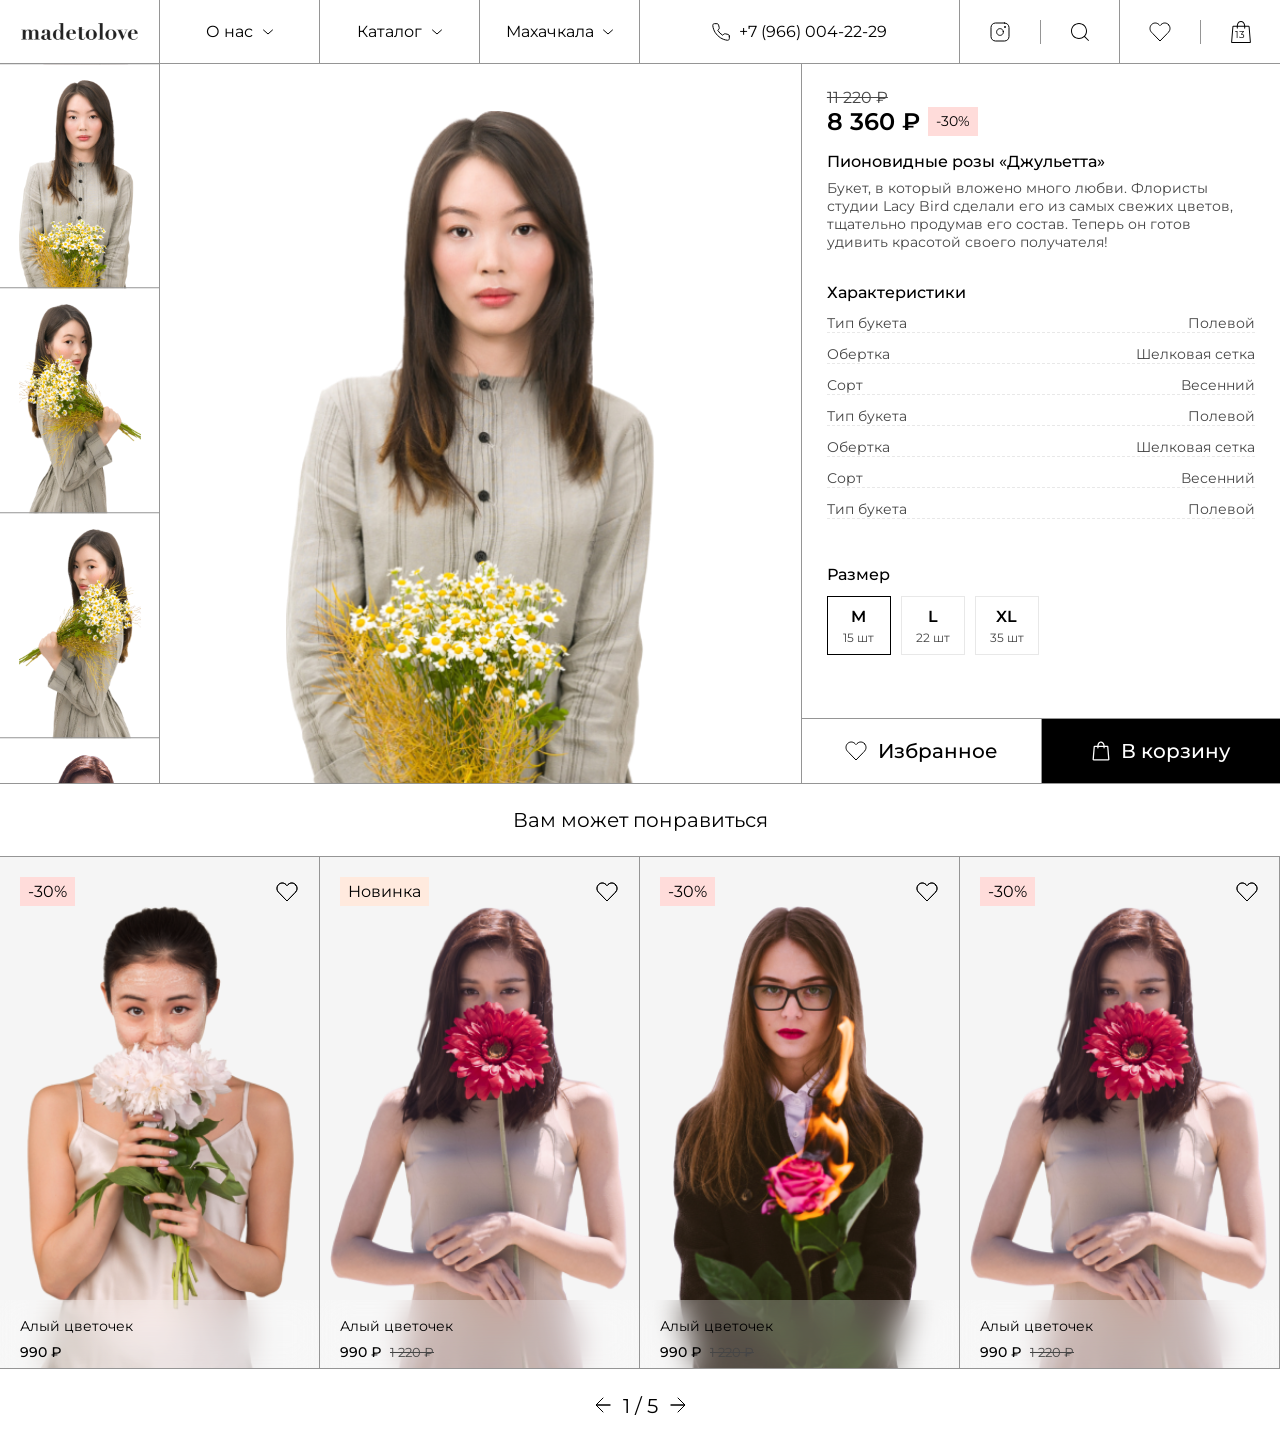
<file: madetolove/card.html>
<!DOCTYPE html>
<html lang="ru">
  <head>
    <meta charset="UTF-8" />
    <meta http-equiv="X-UA-Compatible" content="IE=edge" />
    <meta name="viewport" content="width=device-width, initial-scale=1.0" />
    <title>Madetolove - Карточка товара</title>
    <link rel="shortcut icon" href="favicon.png" type="image/png" />
    <link rel="apple-touch-icon" href="favicon.png" />
    <link rel="stylesheet" href="assets/libs/swiper-carousel/swiper.css" />
    <link rel="stylesheet" href="assets/css/style.css" />
  </head>
  <body>
    <header class="header">
      <div class="container header__desktop">
        <div class="header__section header__1">
          <a href="/" class="header__section-50 header__logo-wrapper">
            <img src="assets/images/logo.svg" alt="logo" class="header__logo" />
          </a>

          <a href="#" class="header__section-50 header__nav-link">
            <p>О нас</p>
            <img src="assets/images/icons/arrow-bottom.svg" alt="icon" />
          </a>
        </div>

        <div class="header__section header__2">
          <div
            class="header__section-50 header__nav-link"
            data-open-dropdown="catalog"
          >
            <p>Каталог</p>
            <img src="assets/images/icons/arrow-bottom.svg" alt="icon" />
          </div>
          <div
            class="header__section-50 header__nav-link header__nav-link-cities"
            data-open-dropdown="city-desk"
          >
            <p>Махачкала</p>
            <img src="assets/images/icons/arrow-bottom.svg" alt="icon" />

            <div class="header__nav-link__cities" data-dropdown="city-desk">
              <a href="#" class="header__nav-link__city">
                <div class="header__nav-link__radio">
                  <span></span>
                </div>
                <p>Москва</p>
              </a>
              <a href="#" class="header__nav-link__city header__nav-link__city-active">
                <div class="header__nav-link__radio">
                  <span></span>
                </div>
                <p>Москва</p>
              </a>
            </div>
          </div>
        </div>

        <div class="header__section header__3">
          <a href="tel:+79660042229" class="header__section-100 header__tel">
            <img src="assets/images/icons/tel.svg" alt="Telephone" />
            <p>+7 (966) 004-22-29</p>
          </a>
        </div>

        <div class="header__section header__4">
          <div class="header__section-50">
            <a href="#" class="header__icon">
              <img src="assets/images/icons/instagram.svg" alt="instagram" />
            </a>
            <a href="#" class="header__icon" data-open-modal="search">
              <img src="assets/images/icons/search.svg" alt="search" />
            </a>
          </div>

          <div class="header__section-50 header__section-last">
            <a href="#" class="header__icon">
              <img src="assets/images/icons/heart.svg" alt="heart" />
            </a>
            <div class="header__icon header__icon-cart" data-open-modal="cart">
              <img src="assets/images/icons/cart.svg" alt="cart" />
              <p class="header__icon-length">13</p>
            </div>
          </div>
        </div>
      </div>

      <div class="header__mobile">
        <div class="header__mobile-container">
          <div class="header__mobile-header">
            <div class="header__mobile-icon"></div>
            <a href="#" class="header__mobile-back"></a>
            <a href="/#" class="header__mobile-logo">
              <img src="assets/images/logo.svg" alt="Madetolove" />
            </a>
            <div class="header__mobile-search" data-open-modal="search">
              <img src="assets/images/icons/search.svg" alt="search" />
            </div>
          </div>
        </div>
      </div>
    </header>

    <main>
      <div class="container">
        <div class="modal cart" data-modal="cart">
          <div class="modal__filter"></div>
          <div class="cart__content modal__content">
            <div class="cart__header">
              <div class="cart__header-title">Ваш заказ</div>
              <div class="cart__header-btns">
                <!-- Кнопка отображается только если в корзине есть товары -->
                <button class="cart__header-clear">Очистить список</button>
                <button
                  class="cart__header-close"
                  data-close-modal="cart"
                ></button>
              </div>
            </div>

            <!-- Если нету товаров то показываем этот текст -->
            <p class="cart__none-content" style="display: none">
              Список ваших покупок пуст
            </p>

            <div class="cart__cards">
              <div class="cart__card">
                <div
                  class="cart__card-left"
                  style="background-image: url(assets/images/card-2.png)"
                >
                  <div class="cart__card-fav cards__fav fav"></div>
                </div>
                <div class="cart__card-right">
                  <div class="cart__card-top">
                    <div class="cart__card-title">
                      <p>Набор из полевых цветов (15 шт)</p>
                      <button class="cart__card-remove"></button>
                    </div>
                    <p class="cart__card-subtitle">
                      Фритиллярия, Ранункулюс, Антуриум, Гортензия (Гидрангия),
                      Роза, Вибурнум, Тюльпан, Нерине, Спирея, Диантус
                      гвоздичн...
                    </p>
                  </div>

                  <div class="cart__card-bottom">
                    <div class="cart__card-bottom-left">
                      <p class="cart__card-price-dis">5 360 ₽</p>
                      <p class="cart__card-price-active">8 570 ₽</p>
                    </div>

                    <div class="cart__card-bottom-right">
                      <div class="cart__card-button cart__card-dec"></div>
                      <p class="cart__card-number">1</p>
                      <div class="cart__card-button cart__card-inc"></div>
                    </div>
                  </div>
                </div>
              </div>
              <div class="cart__card">
                <div
                  class="cart__card-left"
                  style="background-image: url(assets/images/card.png)"
                >
                  <div class="cart__card-fav cards__fav fav"></div>
                </div>
                <div class="cart__card-right">
                  <div class="cart__card-top">
                    <div class="cart__card-title">
                      <p>Набор из полевых цветов (15 шт)</p>
                      <button class="cart__card-remove"></button>
                    </div>
                    <p class="cart__card-subtitle">
                      Фритиллярия, Ранункулюс, Антуриум, Гортензия (Гидрангия),
                      Роза, Вибурнум, Тюльпан, Нерине, Спирея, Диантус
                      гвоздичн...
                    </p>
                  </div>

                  <div class="cart__card-bottom">
                    <div class="cart__card-bottom-left">
                      <p class="cart__card-price-dis">5 360 ₽</p>
                      <p class="cart__card-price-active">8 570 ₽</p>
                    </div>

                    <div class="cart__card-bottom-right">
                      <div class="cart__card-button cart__card-dec"></div>
                      <p class="cart__card-number">1</p>
                      <div class="cart__card-button cart__card-inc"></div>
                    </div>
                  </div>
                </div>
              </div>
              <div class="cart__card">
                <div
                  class="cart__card-left"
                  style="background-image: url(assets/images/card-2.png)"
                >
                  <div class="cart__card-fav cards__fav fav"></div>
                </div>
                <div class="cart__card-right">
                  <div class="cart__card-top">
                    <div class="cart__card-title">
                      <p>Набор из полевых цветов (15 шт)</p>
                      <button class="cart__card-remove"></button>
                    </div>
                    <p class="cart__card-subtitle">
                      Фритиллярия, Ранункулюс, Антуриум, Гортензия (Гидрангия),
                      Роза, Вибурнум, Тюльпан, Нерине, Спирея, Диантус
                      гвоздичн...
                    </p>
                  </div>

                  <div class="cart__card-bottom">
                    <div class="cart__card-bottom-left">
                      <p class="cart__card-price-dis">5 360 ₽</p>
                      <p class="cart__card-price-active">8 570 ₽</p>
                    </div>

                    <div class="cart__card-bottom-right">
                      <div class="cart__card-button cart__card-dec"></div>
                      <p class="cart__card-number">1</p>
                      <div class="cart__card-button cart__card-inc"></div>
                    </div>
                  </div>
                </div>
              </div>
              <div class="cart__card">
                <div
                  class="cart__card-left"
                  style="background-image: url(assets/images/card.png)"
                >
                  <div class="cart__card-fav cards__fav fav"></div>
                </div>
                <div class="cart__card-right">
                  <div class="cart__card-top">
                    <div class="cart__card-title">
                      <p>Набор из полевых цветов (15 шт)</p>
                      <button class="cart__card-remove"></button>
                    </div>
                    <p class="cart__card-subtitle">
                      Фритиллярия, Ранункулюс, Антуриум, Гортензия (Гидрангия),
                      Роза, Вибурнум, Тюльпан, Нерине, Спирея, Диантус
                      гвоздичн...
                    </p>
                  </div>

                  <div class="cart__card-bottom">
                    <div class="cart__card-bottom-left">
                      <p class="cart__card-price-dis">5 360 ₽</p>
                      <p class="cart__card-price-active">8 570 ₽</p>
                    </div>

                    <div class="cart__card-bottom-right">
                      <div class="cart__card-button cart__card-dec"></div>
                      <p class="cart__card-number">1</p>
                      <div class="cart__card-button cart__card-inc"></div>
                    </div>
                  </div>
                </div>
              </div>
            </div>

            <div class="cart__footer">
              <div class="cart__footer-top">
                <div class="cart__footer-top-btn">
                  <input
                    type="text"
                    class="cart-oninput"
                    placeholder="Введите промокод"
                  />
                  <div class="cart__footer-top-push">
                    <img
                      src="assets/images/icons/arrow-right.svg"
                      alt="arrow"
                    />
                  </div>

                  <div class="cart__footer-top-check hidden">
                    <img
                      src="assets/images/icons/check-green.svg"
                      alt="arrow"
                    />
                  </div>
                </div>

                <div class="cart__footer-top-btn">
                  <p>Итого:</p>
                  <p>18 360 ₽</p>
                </div>
              </div>
              <a href="#" class="cart__footer-bottom">Оформить заказ</a>
            </div>
          </div>
        </div>

        <div class="catalog-mobile" data-modal="catalog-mobile">
          <div class="catalog-mobile__wrapper">
            <div class="catalog-mobile__nav">
              <div class="catalog-mobile__item">
                <p class="catalog-mobile__item-title">Популярное</p>
                <img
                  src="assets/images/icons/arrow-right-2.svg"
                  class="catalog-mobile__item-icon"
                  alt="arrow"
                />
              </div>
              <div class="catalog-mobile__item">
                <p class="catalog-mobile__item-title">Для нее</p>
                <img
                  src="assets/images/icons/arrow-right-2.svg"
                  class="catalog-mobile__item-icon"
                  alt="arrow"
                />
              </div>
              <div class="catalog-mobile__item">
                <p class="catalog-mobile__item-title">Для него</p>
                <img
                  src="assets/images/icons/arrow-right-2.svg"
                  class="catalog-mobile__item-icon"
                  alt="arrow"
                />
              </div>
              <div class="catalog-mobile__item">
                <p class="catalog-mobile__item-title">В интерьер</p>
                <img
                  src="assets/images/icons/arrow-right-2.svg"
                  class="catalog-mobile__item-icon"
                  alt="arrow"
                />
              </div>
            </div>

            <div class="catalog-mobile__cards">
              <div
                class="catalog-mobile__card"
                style="background-image: url(assets/images/drop-card.png)"
              >
                <div class="catalog-mobile__card-footer">
                  <p class="catalog-mobile__card-title">Акции</p>
                </div>
              </div>
              <div
                class="catalog-mobile__card"
                style="background-image: url(assets/images/drop-card.png)"
              >
                <div class="catalog-mobile__card-footer">
                  <p class="catalog-mobile__card-title">Акции</p>
                </div>
              </div>
            </div>
          </div>
        </div>

        <div class="menu-mobile">
          <div class="menu-mobile__wrapper">
            <div class="menu-mobile__drop">
              <div class="menu-mobile__drop-wrapper">
                <p class="menu-mobile__drop-title">Махачкала</p>
                <img src="assets/images/icons/drop-bottom.svg" class="menu-mobile__drop-icon" alt="arrow" >
              </div>
            </div>
            <div class="menu-mobile__nav">
              <a href="#" class="menu-mobile__link">О нас</a>
              <a href="#" class="menu-mobile__link">Доставка</a>
              <a href="#" class="menu-mobile__link">Оплата</a>
              <a href="#" class="menu-mobile__link">Условия приема заказа</a>
              <a href="#" class="menu-mobile__link">Программа лояльности</a>
              <a href="#" class="menu-mobile__link">Как хранить цветы</a>
              <a href="#" class="menu-mobile__link">Возврат</a>
            </div>
            <div class="menu-mobile__contacts">
              <a href="#" class="menu-mobile__contact">
                <img src="assets/images/icons/instagram.svg" alt="instagram" >
                <p>madetolove</p>
              </a>
              <a href="#" class="menu-mobile__contact">
                <img src="assets/images/icons/phone.svg" alt="telephone" >
                <p>+7 (966) 004-22-29</p>
              </a>
            </div>
          </div>

          <div class="menu-mobile__menu">
            <div class="menu-mobile__menu-cities">
              <div class="menu-mobile__menu-close"></div>
              <div class="menu-mobile__menu-title">Выберите город</div>
              <div class="menu-mobile__menu-links">
                <a href="#" class="menu-mobile__menu-link">
                  <div class="menu-mobile__menu-radio">
                    <span></span>
                  </div>

                  <p>Москва</p>
                </a>
                <a href="#" class="menu-mobile__menu-link menu-mobile__menu-link_active">
                  <div class="menu-mobile__menu-radio">
                    <span></span>
                  </div>
                  
                  <p>Махачкала</p>
                </a>
              </div>
            </div>
          </div>
        </div>

        <div class="dropdown-wrapper" data-dropdown="catalog">
          <div class="dropdown">
            <div class="dropdown__group">
              <p class="dropdown__title">В интерьер</p>
              <div class="dropdown__links">
                <a href="#" class="dropdown__link"
                  >Дорожки из цветов
                  <img
                    src="assets/images/icons/arrow-hover-right.svg"
                    alt="arrow"
                /></a>
                <a href="#" class="dropdown__link"
                  >Корзины цветов
                  <img
                    src="assets/images/icons/arrow-hover-right.svg"
                    alt="arrow"
                /></a>
                <a href="#" class="dropdown__link"
                  >Авторские наборы
                  <img
                    src="assets/images/icons/arrow-hover-right.svg"
                    alt="arrow"
                /></a>
              </div>
            </div>
            <div class="dropdown__group">
              <p class="dropdown__title">Для него</p>
              <div class="dropdown__links">
                <a href="#" class="dropdown__link"
                  >Мужские букеты
                  <img
                    src="assets/images/icons/arrow-hover-right.svg"
                    alt="arrow"
                /></a>
                <a href="#" class="dropdown__link"
                  >На праздник
                  <img
                    src="assets/images/icons/arrow-hover-right.svg"
                    alt="arrow"
                /></a>
                <a href="#" class="dropdown__link"
                  >Для смокинга
                  <img
                    src="assets/images/icons/arrow-hover-right.svg"
                    alt="arrow"
                /></a>
              </div>
            </div>
            <div class="dropdown__group">
              <p class="dropdown__title">Для нее</p>
              <div class="dropdown__links">
                <a href="#" class="dropdown__link"
                  >Женские букеты
                  <img
                    src="assets/images/icons/arrow-hover-right.svg"
                    alt="arrow"
                /></a>
                <a href="#" class="dropdown__link"
                  >101 Набор
                  <img
                    src="assets/images/icons/arrow-hover-right.svg"
                    alt="arrow"
                /></a>
                <a href="#" class="dropdown__link"
                  >На праздник
                  <img
                    src="assets/images/icons/arrow-hover-right.svg"
                    alt="arrow"
                /></a>
              </div>
            </div>
          </div>
          <div class="dropdown">
            <div class="dropdown__group">
              <p class="dropdown__title">Популярное</p>
              <div class="dropdown__links">
                <a href="#" class="dropdown__link"
                  >Коллекция Simple
                  <img
                    src="assets/images/icons/arrow-hover-right.svg"
                    alt="arrow"
                /></a>
                <a href="#" class="dropdown__link"
                  >Бестселлеры
                  <img
                    src="assets/images/icons/arrow-hover-right.svg"
                    alt="arrow"
                /></a>
                <a href="#" class="dropdown__link"
                  >Коробки с цветами
                  <img
                    src="assets/images/icons/arrow-hover-right.svg"
                    alt="arrow"
                /></a>
                <a href="#" class="dropdown__link"
                  >Огромные букеты
                  <img
                    src="assets/images/icons/arrow-hover-right.svg"
                    alt="arrow"
                /></a>
                <a href="#" class="dropdown__link"
                  >Вдохновение брендом
                  <img
                    src="assets/images/icons/arrow-hover-right.svg"
                    alt="arrow"
                /></a>
                <a href="#" class="dropdown__link"
                  >По поводу
                  <img
                    src="assets/images/icons/arrow-hover-right.svg"
                    alt="arrow"
                /></a>
                <a href="#" class="dropdown__link"
                  >Event
                  <img
                    src="assets/images/icons/arrow-hover-right.svg"
                    alt="arrow"
                /></a>
                <a href="#" class="dropdown__link"
                  >Монобукеты
                  <img
                    src="assets/images/icons/arrow-hover-right.svg"
                    alt="arrow"
                /></a>
                <a href="#" class="dropdown__link"
                  >Авторские букеты
                  <img
                    src="assets/images/icons/arrow-hover-right.svg"
                    alt="arrow"
                /></a>
                <a href="#" class="dropdown__link"
                  >Комната цветов
                  <img
                    src="assets/images/icons/arrow-hover-right.svg"
                    alt="arrow"
                /></a>
                <a href="#" class="dropdown__link"
                  >Детские букеты
                  <img
                    src="assets/images/icons/arrow-hover-right.svg"
                    alt="arrow"
                /></a>
              </div>
            </div>
          </div>
          <div class="dropdown-card">
            <a href="#">
              <div
                class="dropdown-card__bg"
                style="background-image: url(assets/images/drop-card.png)"
              >
                <div class="dropdown-card__hover">
                  <p class="dropdown-card__title">Подарки</p>
                </div>
              </div>
            </a>
          </div>
          <div class="dropdown-card">
            <a href="#">
              <div
                class="dropdown-card__bg"
                style="background-image: url(assets/images/drop-card.png)"
              >
                <div class="dropdown-card__hover">
                  <p class="dropdown-card__title">Подарки</p>
                </div>
              </div>
            </a>
          </div>
        </div>

        <div class="catalog-mobile-links">
          <div class="catalog-mobile-links__header">
            <div class="catalog-mobile-links__header-arrow">
              <img src="assets/images/icons/arrow-left.svg" alt="arrow">
            </div>
            <a href="/#" class="catalog-mobile-links__header-logo">
              <img src="assets/images/logo.svg" alt="arrow">
            </a>
            <div class="catalog-mobile-links__header-search">
              <img src="assets/images/icons/search.svg" alt="search">
            </div>
          </div>
          <div class="catalog-mobile-links__links">
            <div class="catalog-mobile__link">
              <p>Коллекция Simple</p>
              <img src="assets/images/icons/arrow-right-2.svg" alt="arrow" >
            </div>
            <div class="catalog-mobile__link">
              <p>Бестселлеры</p>
              <img src="assets/images/icons/arrow-right-2.svg" alt="arrow" >
            </div>
            <div class="catalog-mobile__link">
              <p>Коробки с цветами</p>
              <img src="assets/images/icons/arrow-right-2.svg" alt="arrow" >
            </div>
            <div class="catalog-mobile__link">
              <p>Огромные букеты</p>
              <img src="assets/images/icons/arrow-right-2.svg" alt="arrow" >
            </div>
            <div class="catalog-mobile__link">
              <p>Вдохновение брендом</p>
              <img src="assets/images/icons/arrow-right-2.svg" alt="arrow" >
            </div>
            <div class="catalog-mobile__link">
              <p>По поводу</p>
              <img src="assets/images/icons/arrow-right-2.svg" alt="arrow" >
            </div>
            <div class="catalog-mobile__link">
              <p>Монобукеты</p>
              <img src="assets/images/icons/arrow-right-2.svg" alt="arrow" >
            </div>
            <div class="catalog-mobile__link">
              <p>Авторские букеты</p>
              <img src="assets/images/icons/arrow-right-2.svg" alt="arrow" >
            </div>
            <div class="catalog-mobile__link">
              <p>Event</p>
              <img src="assets/images/icons/arrow-right-2.svg" alt="arrow" >
            </div>
            <div class="catalog-mobile__link">
              <p>Комната цветов</p>
              <img src="assets/images/icons/arrow-right-2.svg" alt="arrow" >
            </div>
            <div class="catalog-mobile__link">
              <p>Детские букеты</p>
              <img src="assets/images/icons/arrow-right-2.svg" alt="arrow" >
            </div>
          </div>
        </div>

        <section class="card">
          <div class="card__slider">
            <div class="swiper-container card__slider-left card-left">
              <div class="swiper-wrapper">
                <div
                  class="swiper-slide"
                  style="background-image: url(assets/images/slider/1.png)"
                ></div>
                <div
                  class="swiper-slide"
                  style="background-image: url(assets/images/slider/2.png)"
                ></div>
                <div
                  class="swiper-slide"
                  style="background-image: url(assets/images/slider/3.png)"
                ></div>
                <div
                  class="swiper-slide"
                  style="background-image: url(assets/images/slider/4.png)"
                ></div>
              </div>
            </div>
            
            <div class="swiper-container card__slider-right card-slider">
              <div class="swiper-wrapper">
                <div
                  class="swiper-slide"
                  style="background-image: url(assets/images/slider/1.png)"
                ></div>
                <div
                  class="swiper-slide"
                  style="background-image: url(assets/images/slider/2.png)"
                ></div>
                <div
                  class="swiper-slide"
                  style="background-image: url(assets/images/slider/3.png)"
                ></div>
                <div
                  class="swiper-slide"
                  style="background-image: url(assets/images/slider/4.png)"
                ></div>
              </div>
              <div class="swiper-pagination"></div>
            </div>
          </div>

          <div class="card__content">
            <div class="card__top">
              <h2 class="card__title-mobile desk-none">Пионовидные розы «Джульетта»</h2>

              <div class="card__price">
                <p class="card__price-dis">11 220 ₽</p>
                <div class="card__price-active">
                  <p>8 360 ₽</p>
                  <span class="card__message">-30%</span>
                </div>
              </div>

              <div class="card__sizes desk-none">
                <div class="card__sizes-title">Размер</div>
                <ul class="card__sizes-sizes">
                  <li class="size-active">
                    <p>M</p>
                    <span>15 шт</span>
                  </li>
                  <li>
                    <p>L</p>
                    <span>22 шт</span>
                  </li>
                  <li>
                    <p>XL</p>
                    <span>35 шт</span>
                  </li>
                </ul>
              </div>

              <div class="card__bottom desk-none">
                <div class="card__btns">
                  <div class="card__btn fav-btn">
                    <div class="fav"></div>
                  </div>
                  <a href="#" class="card__btn">
                    <img src="assets/images/icons/cart-mobile.svg" alt="heart" />
                    <p>В корзину</p>
                  </a>
                </div>
              </div>

              <div class="card__text">
                <h2 class="card__title mobile-none">Пионовидные розы «Джульетта»</h2>
                <h2 class="card__title desk-none">Пионовидные розы «Джульетта»</h2>
                <p class="card__desc">
                  Букет, в который вложено много любви. Флористы студии Lacy
                  Bird сделали его из самых свежих цветов, тщательно продумав
                  его состав. Теперь он готов удивить красотой своего
                  получателя!
                </p>
              </div>

              <div class="card__charact">
                <div class="card__charact-title">Характеристики</div>
                <ul class="card__charact-desc">
                  <li>
                    <p>Тип букета</p>
                    <p>Полевой</p>
                  </li>
                  <li>
                    <p>Обертка</p>
                    <p>Шелковая сетка</p>
                  </li>
                  <li>
                    <p>Сорт</p>
                    <p>Весенний</p>
                  </li>
                  <li>
                    <p>Тип букета</p>
                    <p>Полевой</p>
                  </li>
                  <li>
                    <p>Обертка</p>
                    <p>Шелковая сетка</p>
                  </li>
                  <li>
                    <p>Сорт</p>
                    <p>Весенний</p>
                  </li>
                  <li>
                    <p>Тип букета</p>
                    <p>Полевой</p>
                  </li>
                  <li>
                    <p>Обертка</p>
                    <p>Шелковая сетка</p>
                  </li>
                  <li>
                    <p>Сорт</p>
                    <p>Весенний</p>
                  </li>
                  <li>
                    <p>Тип букета</p>
                    <p>Полевой</p>
                  </li>
                  <li>
                    <p>Обертка</p>
                    <p>Шелковая сетка</p>
                  </li>
                  <li>
                    <p>Сорт</p>
                    <p>Весенний</p>
                  </li>
                </ul>
              </div>

              <div class="card__sizes mobile-none">
                <div class="card__sizes-title">Размер</div>
                <ul class="card__sizes-sizes">
                  <li class="size-active">
                    <p>M</p>
                    <span>15 шт</span>
                  </li>
                  <li>
                    <p>L</p>
                    <span>22 шт</span>
                  </li>
                  <li>
                    <p>XL</p>
                    <span>35 шт</span>
                  </li>
                </ul>
              </div>
            </div>

            <div class="card__bottom mobile-none">
              <div class="card__btns">
                <div class="card__btn fav-btn">
                  <div class="fav"></div>
                  <p>Избранное</p>
                </div>
                <a href="#" class="card__btn">
                  <img src="assets/images/icons/cart-mobile.svg" alt="heart" />
                  <p>В корзину</p>
                </a>
              </div>
            </div>
          </div>
        </section>

        <div class="advise card-advise">
          <a href="#" class="advise__title">
            <p>Вам может понравиться</p>
          </a>
        </div>

        <section class="cards cards-slider swiper-container">
          <div class="swiper-wrapper">
            <div class="cards__card swiper-slide">
              <div class="cards__card-header">
                <span class="cards__message">-30%</span>
                <img
                  src="assets/images/icons/heart.svg"
                  alt="heart"
                  class="cards__fav"
                />
              </div>

              <div
                class="cards__content"
                style="background-image: url(assets/images/card-2.png)"
              >
                <a href="#" class="cards__card-link"></a>
                <div class="cards__content-footer">
                  <h2 class="cards__content-title">Алый цветочек</h2>
                  <div class="cards__content-price">
                    <p class="cards__content-price-active">990 ₽</p>
                  </div>
                  <div class="cards__content-bottom">
                    <div class="cards__content-sizes">
                      <div class="cards__content-size active-size">M</div>
                      <div class="cards__content-size">L</div>
                      <div class="cards__content-size">XL</div>
                    </div>

                    <a href="#" class="cards__content-added">
                      <img src="assets/images/icons/cart-0.svg" alt="cart" />
                      <p>Купить</p>
                    </a>
                  </div>
                </div>
              </div>
            </div>
            <div class="cards__card swiper-slide">
              <div class="cards__card-header">
                <span class="cards__message cards__message-new">Новинка</span>
                <img
                  src="assets/images/icons/heart.svg"
                  alt="heart"
                  class="cards__fav"
                />
              </div>

              <div
                class="cards__content"
                style="background-image: url(assets/images/card.png)"
              >
                <a href="#" class="cards__card-link"></a>
                <div class="cards__content-footer">
                  <h2 class="cards__content-title">Алый цветочек</h2>
                  <div class="cards__content-price">
                    <p class="cards__content-price-active">990 ₽</p>
                    <p class="cards__content-price-dis">1 220 ₽</p>
                  </div>
                  <div class="cards__content-bottom">
                    <div class="cards__content-sizes">
                      <div class="cards__content-size active-size">M</div>
                      <div class="cards__content-size">L</div>
                      <div class="cards__content-size">XL</div>
                      <div class="cards__content-size active-size">M</div>
                      <div class="cards__content-size">L</div>
                    </div>

                    <a href="#" class="cards__content-added">
                      <img src="assets/images/icons/cart-0.svg" alt="cart" />
                      <p>Купить</p>
                    </a>
                  </div>
                </div>
              </div>
            </div>
            <div class="cards__card swiper-slide">
              <div class="cards__card-header">
                <span class="cards__message">-30%</span>
                <img
                  src="assets/images/icons/heart.svg"
                  alt="heart"
                  class="cards__fav"
                />
              </div>

              <div
                class="cards__content"
                style="background-image: url(assets/images/card-3.png)"
              >
                <a href="#" class="cards__card-link"></a>
                <div class="cards__content-footer">
                  <h2 class="cards__content-title">Алый цветочек</h2>
                  <div class="cards__content-price">
                    <p class="cards__content-price-active">990 ₽</p>
                    <p class="cards__content-price-dis">1 220 ₽</p>
                  </div>
                  <div class="cards__content-bottom">
                    <div class="cards__content-sizes">
                      <div class="cards__content-size active-size">M</div>
                      <div class="cards__content-size">L</div>
                      <div class="cards__content-size">XL</div>
                    </div>

                    <a href="#" class="cards__content-added">
                      <img src="assets/images/icons/cart-0.svg" alt="cart" />
                      <p>Купить</p>
                    </a>
                  </div>
                </div>
              </div>
            </div>
            <div class="cards__card swiper-slide">
              <div class="cards__card-header">
                <span class="cards__message">-30%</span>
                <img
                  src="assets/images/icons/heart.svg"
                  alt="heart"
                  class="cards__fav"
                />
              </div>

              <div
                class="cards__content"
                style="background-image: url(assets/images/card.png)"
              >
                <a href="#" class="cards__card-link"></a>
                <div class="cards__content-footer">
                  <h2 class="cards__content-title">Алый цветочек</h2>
                  <div class="cards__content-price">
                    <p class="cards__content-price-active">990 ₽</p>
                    <p class="cards__content-price-dis">1 220 ₽</p>
                  </div>
                  <div class="cards__content-bottom">
                    <div class="cards__content-sizes">
                      <div class="cards__content-size active-size">M</div>
                      <div class="cards__content-size">L</div>
                      <div class="cards__content-size">XL</div>
                    </div>

                    <a href="#" class="cards__content-added">
                      <img src="assets/images/icons/check.svg" alt="cart" />
                      <p>В корзине</p>
                    </a>
                  </div>
                </div>
              </div>
            </div>
            <div class="cards__card swiper-slide">
              <div class="cards__card-header">
                <span class="cards__message">-30%</span>
                <img
                  src="assets/images/icons/heart.svg"
                  alt="heart"
                  class="cards__fav"
                />
              </div>

              <div
                class="cards__content"
                style="background-image: url(assets/images/card-2.png)"
              >
                <a href="#" class="cards__card-link"></a>
                <div class="cards__content-footer">
                  <h2 class="cards__content-title">Алый цветочек</h2>
                  <div class="cards__content-price">
                    <p class="cards__content-price-active">990 ₽</p>
                  </div>
                  <div class="cards__content-bottom">
                    <div class="cards__content-sizes">
                      <div class="cards__content-size active-size">M</div>
                      <div class="cards__content-size">L</div>
                      <div class="cards__content-size">XL</div>
                    </div>

                    <a href="#" class="cards__content-added">
                      <img src="assets/images/icons/cart-0.svg" alt="cart" />
                      <p>Купить</p>
                    </a>
                  </div>
                </div>
              </div>
            </div>
            <div class="cards__card swiper-slide">
              <div class="cards__card-header">
                <span class="cards__message cards__message-new">Новинка</span>
                <img
                  src="assets/images/icons/heart.svg"
                  alt="heart"
                  class="cards__fav"
                />
              </div>

              <div
                class="cards__content"
                style="background-image: url(assets/images/card.png)"
              >
                <a href="#" class="cards__card-link"></a>
                <div class="cards__content-footer">
                  <h2 class="cards__content-title">Алый цветочек</h2>
                  <div class="cards__content-price">
                    <p class="cards__content-price-active">990 ₽</p>
                    <p class="cards__content-price-dis">1 220 ₽</p>
                  </div>
                  <div class="cards__content-bottom">
                    <div class="cards__content-sizes">
                      <div class="cards__content-size active-size">M</div>
                      <div class="cards__content-size">L</div>
                      <div class="cards__content-size">XL</div>
                      <div class="cards__content-size active-size">M</div>
                      <div class="cards__content-size">L</div>
                    </div>

                    <a href="#" class="cards__content-added">
                      <img src="assets/images/icons/cart-0.svg" alt="cart" />
                      <p>Купить</p>
                    </a>
                  </div>
                </div>
              </div>
            </div>
            <div class="cards__card swiper-slide">
              <div class="cards__card-header">
                <span class="cards__message">-30%</span>
                <img
                  src="assets/images/icons/heart.svg"
                  alt="heart"
                  class="cards__fav"
                />
              </div>

              <div
                class="cards__content"
                style="background-image: url(assets/images/card-3.png)"
              >
                <a href="#" class="cards__card-link"></a>
                <div class="cards__content-footer">
                  <h2 class="cards__content-title">Алый цветочек</h2>
                  <div class="cards__content-price">
                    <p class="cards__content-price-active">990 ₽</p>
                    <p class="cards__content-price-dis">1 220 ₽</p>
                  </div>
                  <div class="cards__content-bottom">
                    <div class="cards__content-sizes">
                      <div class="cards__content-size active-size">M</div>
                      <div class="cards__content-size">L</div>
                      <div class="cards__content-size">XL</div>
                    </div>

                    <a href="#" class="cards__content-added">
                      <img src="assets/images/icons/cart-0.svg" alt="cart" />
                      <p>Купить</p>
                    </a>
                  </div>
                </div>
              </div>
            </div>
            <div class="cards__card swiper-slide">
              <div class="cards__card-header">
                <span class="cards__message">-30%</span>
                <img
                  src="assets/images/icons/heart.svg"
                  alt="heart"
                  class="cards__fav"
                />
              </div>

              <div
                class="cards__content"
                style="background-image: url(assets/images/card.png)"
              >
                <a href="#" class="cards__card-link"></a>
                <div class="cards__content-footer">
                  <h2 class="cards__content-title">Алый цветочек</h2>
                  <div class="cards__content-price">
                    <p class="cards__content-price-active">990 ₽</p>
                    <p class="cards__content-price-dis">1 220 ₽</p>
                  </div>
                  <div class="cards__content-bottom">
                    <div class="cards__content-sizes">
                      <div class="cards__content-size active-size">M</div>
                      <div class="cards__content-size">L</div>
                      <div class="cards__content-size">XL</div>
                    </div>

                    <a href="#" class="cards__content-added">
                      <img src="assets/images/icons/check.svg" alt="cart" />
                      <p>В корзине</p>
                    </a>
                  </div>
                </div>
              </div>
            </div>
          </div>
        </section>


        <div class="advise card-advise card-advise-2 mobile-none">
          <div class="advise__title">
            <div class="cards-slider-prev">
              <img src="assets/images/icons/arrow-left.svg" alt="arrow-right" />
            </div>
            <p class="cards-slider-pagination">
              <span class="swiper-pagination-current"></span> / <span class="swiper-pagination-total"></span>
            </p>
            <div class="cards-slider-next">
              <img
                src="assets/images/icons/arrow-right.svg"
                alt="arrow-right"
              />
            </div>
          </div>
        </div>

        <div class="bottom-menu">
          <div class="bottom-menu__wrapper">
            <div class="bottom-menu__icons">
              <a
                href="/#"
                class="
                  bottom-menu__icon
                  bottom-menu__icon-home
                  bottom-menu__icon-active
                "
              >
                <svg
                  width="24"
                  height="24"
                  viewBox="0 0 24 24"
                  fill="none"
                  xmlns="http://www.w3.org/2000/svg"
                >
                  <path
                    d="M3.5 9.63732C3.5 9.32973 3.64156 9.03925 3.88382 8.84972L11.3838 2.98207C11.7458 2.69888 12.2542 2.69888 12.6162 2.98207L20.1162 8.84972C20.3584 9.03925 20.5 9.32973 20.5 9.63732V19.6C20.5 20.1039 20.301 20.5872 19.9468 20.9435C19.5925 21.2998 19.1121 21.5 18.6111 21.5H5.38889C4.88792 21.5 4.40748 21.2998 4.05324 20.9435C3.69901 20.5872 3.5 20.1039 3.5 19.6V9.63732Z"
                    stroke="#818181"
                    stroke-linecap="round"
                    stroke-linejoin="round"
                  />
                </svg>
              </a>
              <div class="bottom-menu__icon" data-open-modal="catalog-mobile">
                <svg
                  width="24"
                  height="18"
                  viewBox="0 0 24 18"
                  fill="none"
                  xmlns="http://www.w3.org/2000/svg"
                >
                  <path
                    fill-rule="evenodd"
                    clip-rule="evenodd"
                    d="M18.9685 3.36413C16.5332 0.878622 12.5891 0.878622 10.1538 3.36413C7.71294 5.85534 7.71294 9.89852 10.1538 12.3897C12.5891 14.8752 16.5332 14.8752 18.9685 12.3897C21.4094 9.89852 21.4094 5.85534 18.9685 3.36413ZM9.43954 2.66428C12.267 -0.221426 16.8554 -0.221426 19.6828 2.66428C22.3894 5.42669 22.5 9.83156 20.0144 12.7281L23.8571 16.6501C24.0504 16.8473 24.0472 17.1639 23.8499 17.3571C23.6527 17.5504 23.3361 17.5472 23.1429 17.3499L19.3134 13.4416C16.4689 15.9701 12.1469 15.8528 9.43954 13.0896C6.6177 10.2096 6.6177 5.54429 9.43954 2.66428ZM0 3.39427C0 3.11813 0.223858 2.89427 0.5 2.89427H6.01062C6.28677 2.89427 6.51062 3.11813 6.51062 3.39427C6.51062 3.67042 6.28677 3.89427 6.01062 3.89427H0.5C0.223858 3.89427 0 3.67042 0 3.39427ZM0 7.89427C0 7.61813 0.223858 7.39427 0.5 7.39427H5.00869C5.28484 7.39427 5.50869 7.61813 5.50869 7.89427C5.50869 8.17041 5.28484 8.39427 5.00869 8.39427H0.5C0.223858 8.39427 0 8.17041 0 7.89427ZM0 12.3943C0 12.1181 0.223858 11.8943 0.5 11.8943H6.01062C6.28677 11.8943 6.51062 12.1181 6.51062 12.3943C6.51062 12.6704 6.28677 12.8943 6.01062 12.8943H0.5C0.223858 12.8943 0 12.6704 0 12.3943Z"
                    fill="#818181"
                  />
                </svg>
              </div>
              <div class="bottom-menu__icon" data-open-modal="cart">
                <svg
                  width="20"
                  height="24"
                  viewBox="0 0 20 24"
                  fill="none"
                  xmlns="http://www.w3.org/2000/svg"
                >
                  <path
                    fill-rule="evenodd"
                    clip-rule="evenodd"
                    d="M6.82536 5.84093C6.88824 5.24582 7.00854 4.64439 7.20767 4.09859C7.44281 3.4541 7.77678 2.91742 8.22574 2.5507C8.66515 2.19176 9.24655 1.96889 10.0391 1.99795C10.8355 2.02715 11.4129 2.28684 11.8445 2.67061C12.2842 3.06158 12.6011 3.60742 12.8205 4.24631C12.9945 4.75271 13.1013 5.29999 13.1621 5.84093H6.82536ZM5.76982 6.84094C5.76626 7.34796 5.79569 7.82027 5.8436 8.22281C5.87624 8.49702 6.12499 8.69285 6.3992 8.66021C6.67341 8.62757 6.86923 8.37882 6.83659 8.10461C6.7923 7.73251 6.76626 7.30035 6.76981 6.84094L13.2276 6.84093C13.2381 7.31165 13.2212 7.75222 13.1932 8.12642C13.1727 8.4018 13.3792 8.64173 13.6546 8.66232C13.9299 8.68292 14.1699 8.47638 14.1905 8.201C14.2194 7.81442 14.2384 7.34807 14.2279 6.84093H17.6066L18.8678 22.0045H1.13239L2.39365 6.84094H5.76982ZM5.82032 5.84093C5.88725 5.14111 6.02586 4.4202 6.26824 3.75585C6.54327 3.00202 6.96293 2.291 7.59312 1.77623C8.23285 1.25367 9.05612 0.961233 10.0758 0.998619C11.0916 1.03587 11.8945 1.37693 12.509 1.92332C13.1154 2.46252 13.5103 3.17625 13.7663 3.92146C13.9792 4.54142 14.1025 5.20236 14.1678 5.84093H17.6066C18.1267 5.84093 18.56 6.23969 18.6031 6.75804L19.8644 21.9217C19.9129 22.5046 19.4528 23.0045 18.8678 23.0045H1.13239C0.547411 23.0045 0.0873455 22.5046 0.135834 21.9217L1.39709 6.75804C1.44021 6.23969 1.8735 5.84093 2.39365 5.84093H5.82032Z"
                    fill="#818181"
                  />
                </svg>
              </div>
              <a href="/favorites.html" class="bottom-menu__icon">
                <svg
                  width="22"
                  height="20"
                  viewBox="0 0 22 20"
                  fill="none"
                  xmlns="http://www.w3.org/2000/svg"
                >
                  <path
                    d="M19.4578 2.59133C18.9691 2.08683 18.3889 1.68663 17.7503 1.41358C17.1117 1.14054 16.4272 1 15.7359 1C15.0446 1 14.3601 1.14054 13.7215 1.41358C13.0829 1.68663 12.5026 2.08683 12.0139 2.59133L10.9997 3.63785L9.98554 2.59133C8.99842 1.57276 7.6596 1.00053 6.26361 1.00053C4.86761 1.00053 3.52879 1.57276 2.54168 2.59133C1.55456 3.6099 1 4.99139 1 6.43187C1 7.87235 1.55456 9.25383 2.54168 10.2724L3.55588 11.3189L10.9997 19L18.4436 11.3189L19.4578 10.2724C19.9467 9.76814 20.3346 9.16942 20.5992 8.51045C20.8638 7.85148 21 7.14517 21 6.43187C21 5.71857 20.8638 5.01225 20.5992 4.35328C20.3346 3.69431 19.9467 3.09559 19.4578 2.59133V2.59133Z"
                    stroke="#818181"
                    stroke-linecap="round"
                    stroke-linejoin="round"
                  />
                </svg>
              </a>
            </div>
          </div>
        </div>

        <div class="search" data-modal="search">
          <div class="search__inp">
            <div class="search__inp-wrapper">
              <div class="search__inp-icon search__inp-icon-search">
                <div class="search__inp-icon-img"></div>
              </div>
              <input type="text" placeholder="Что вы хотите найти ?" />
              <div
                class="search__inp-icon search__inp-icon-remove"
                data-close-modal="search"
              ></div>
            </div>
          </div>

          <div class="search__result">
            <div class="search__result-noresult hidden">
              <p>По запросу <span>«dfsfbdффыпыы»</span> ничего не найдено</p>
            </div>
            <ul class="search__result-results">
              <li class="search__result-result">
                <div class="search__result-icon">
                  <div class="search__result-img"></div>
                </div>
                <div class="search__result-text">Платье Armani exchange</div>
              </li>
              <li class="search__result-result">
                <div class="search__result-icon">
                  <div class="search__result-img"></div>
                </div>
                <div class="search__result-text">
                  <span>Платье</span> перламутровое Easy
                </div>
              </li>
              <li class="search__result-result">
                <div class="search__result-icon">
                  <div class="search__result-img"></div>
                </div>
                <div class="search__result-text">Платок шелковый DG</div>
              </li>
            </ul>
            <ul class="search__result-results search__result-history hidden">
              <li class="search__result-result">
                <div class="search__result-icon">
                  <div class="search__result-img"></div>
                </div>
                <div class="search__result-text">
                  <p>Платье Armani exchange</p>
                  <div class="search__result-text-img-wrapper">
                    <div class="search__result-text-img"></div>
                  </div>
                </div>
              </li>
              <li class="search__result-result">
                <div class="search__result-icon">
                  <div class="search__result-img"></div>
                </div>
                <div class="search__result-text">
                  <p>
                    Платье Armani шелковое с перламутровым отблеском на
                    воротнике
                  </p>
                  <div class="search__result-text-img-wrapper">
                    <div class="search__result-text-img"></div>
                  </div>
                </div>
              </li>
            </ul>
          </div>
        </div>

        <style>
          .footer {
            display: none;
          }
        </style>
        
      </div>
    </main>
    

    <footer class="footer">
      <div class="container">
        <div class="footer__block footer__block-desc">
          <img src="assets/images/logo.svg" class="footer__logo" alt="logo" />
          <p class="footer__desc">
            2021 © Madetolove. Все права защищены. Незаконное копирование
            преследуется по закону.
          </p>
        </div>
        <div class="footer__block">
          <a class="footer__text" href="#">О нас</a>
          <a class="footer__text" href="#">Новости</a>
          <a class="footer__text" href="#">Список вакансий</a>
          <a class="footer__text" href="#">Контакты</a>
        </div>
        <div class="footer__block">
          <a class="footer__text" href="#">Информация о доставке</a>
          <a class="footer__text" href="#">Информация об оплате</a>
          <a class="footer__text" href="#">Возврат товара</a>
          <a class="footer__text" href="#">Как хранить цветы</a>
        </div>
        <div class="footer__block">
          <a class="footer__text" href="#">Юридическая информация</a>
          <a class="footer__text" href="#">Публичная оферта</a>
          <a class="footer__text" href="#">Политика конфеденциальности</a>
        </div>
        <div class="footer__block footer__block-mob">
          <img src="assets/images/logo.svg" class="footer__logo" alt="logo" />
          <p class="footer__desc">
            2021 © Madetolove. Все права защищены. Незаконное копирование
            преследуется <br />
            по закону.
          </p>
        </div>
      </div>
    </footer>

    <script src="assets/js/dropdown.js"></script>
    <script src="assets/js/menu.js"></script>
    <script src="assets/js/modal.js"></script>
    <script src="assets/libs/swiper-carousel/swiper.min.js"></script>
    <script src="assets/js/carousel.js"></script>
    <script src="assets/js/favorites.js"></script>
    <script src="assets/js/back.js"></script>

    <script>

    </script>

  </body>
</html>
</file>
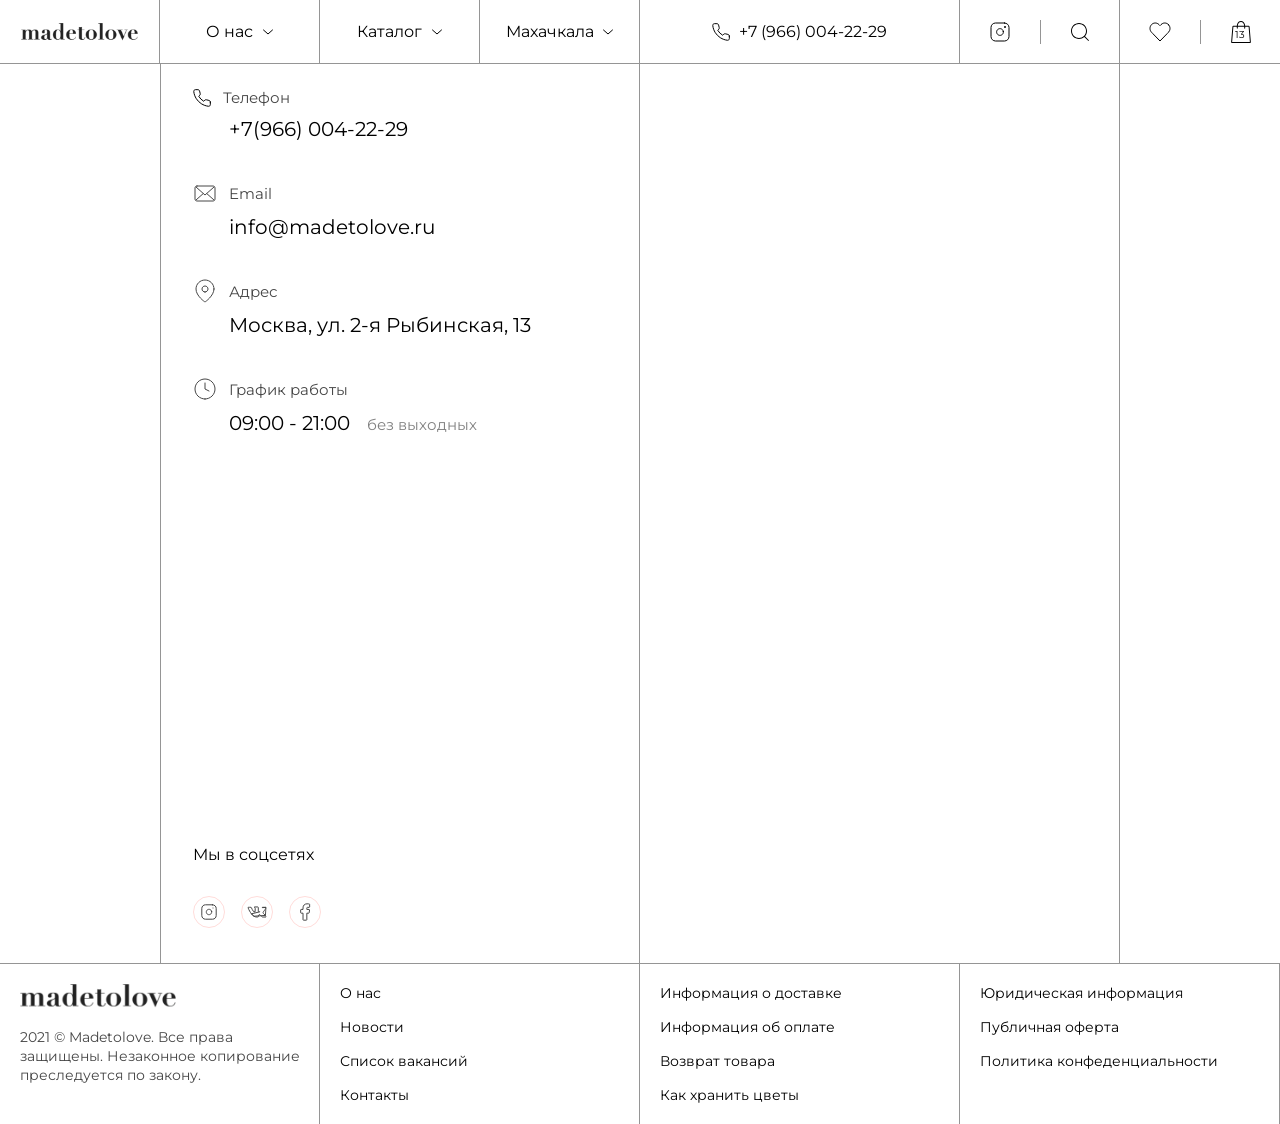
<file: madetolove/contacts.html>
<!DOCTYPE html>
<html lang="ru">
  <head>
    <meta charset="UTF-8" />
    <meta http-equiv="X-UA-Compatible" content="IE=edge" />
    <meta name="viewport" content="width=device-width, initial-scale=1.0" />
    <title>Madetolove - Главная</title>
    <link rel="shortcut icon" href="favicon.png" type="image/png" />
    <link rel="apple-touch-icon" href="favicon.png" />
    <link rel="stylesheet" href="assets/css/style.css" />
    <script src="https://api-maps.yandex.ru/2.1/?apikey=ae8b071b-08e0-4172-a2ca-c584acfbad63&lang=ru_RU" type="text/javascript">
    </script>
  </head>
  <body>
    <header class="header">
      <div class="container header__desktop">
        <div class="header__section header__1">
          <a href="/" class="header__section-50 header__logo-wrapper">
            <img src="assets/images/logo.svg" alt="logo" class="header__logo" />
          </a>

          <a href="#" class="header__section-50 header__nav-link">
            <p>О нас</p>
            <img src="assets/images/icons/arrow-bottom.svg" alt="icon" />
          </a>
        </div>

        <div class="header__section header__2">
          <div
            class="header__section-50 header__nav-link"
            data-open-dropdown="catalog"
          >
            <p>Каталог</p>
            <img src="assets/images/icons/arrow-bottom.svg" alt="icon" />
          </div>
          <div
            class="header__section-50 header__nav-link header__nav-link-cities"
            data-open-dropdown="city-desk"
          >
            <p>Махачкала</p>
            <img src="assets/images/icons/arrow-bottom.svg" alt="icon" />

            <div class="header__nav-link__cities" data-dropdown="city-desk">
              <a href="#" class="header__nav-link__city">
                <div class="header__nav-link__radio">
                  <span></span>
                </div>
                <p>Москва</p>
              </a>
              <a href="#" class="header__nav-link__city header__nav-link__city-active">
                <div class="header__nav-link__radio">
                  <span></span>
                </div>
                <p>Москва</p>
              </a>
            </div>
          </div>
        </div>

        <div class="header__section header__3">
          <a href="tel:+79660042229" class="header__section-100 header__tel">
            <img src="assets/images/icons/tel.svg" alt="Telephone" />
            <p>+7 (966) 004-22-29</p>
          </a>
        </div>

        <div class="header__section header__4">
          <div class="header__section-50">
            <a href="#" class="header__icon">
              <img src="assets/images/icons/instagram.svg" alt="instagram" />
            </a>
            <a href="#" class="header__icon" data-open-modal="search">
              <img src="assets/images/icons/search.svg" alt="search" />
            </a>
          </div>

          <div class="header__section-50 header__section-last">
            <a href="#" class="header__icon">
              <img src="assets/images/icons/heart.svg" alt="heart" />
            </a>
            <div class="header__icon header__icon-cart" data-open-modal="cart">
              <img src="assets/images/icons/cart.svg" alt="cart" />
              <p class="header__icon-length">13</p>
            </div>
          </div>
        </div>
      </div>

      <div class="header__mobile">
        <div class="header__mobile-container">
          <div class="header__mobile-header">
            <div class="header__mobile-icon"></div>
            <a href="#" class="header__mobile-back"></a>
            <a href="/#" class="header__mobile-logo">
              <img src="assets/images/logo.svg" alt="Madetolove" />
            </a>
            <div class="header__mobile-search" data-open-modal="search">
              <img src="assets/images/icons/search.svg" alt="search" />
            </div>
          </div>
        </div>
      </div>
    </header>

    <main>
      <div class="container">
        <div class="modal cart" data-modal="cart">
          <div class="modal__filter"></div>
          <div class="cart__content modal__content">
            <div class="cart__header">
              <div class="cart__header-title">Ваш заказ</div>
              <div class="cart__header-btns">
                <!-- Кнопка отображается только если в корзине есть товары -->
                <button class="cart__header-clear">Очистить список</button>
                <button
                  class="cart__header-close"
                  data-close-modal="cart"
                ></button>
              </div>
            </div>

            <!-- Если нету товаров то показываем этот текст -->
            <div class="cart__none-content cart__none-content-mobile" style="display: none">
              <img src="assets/images/icons/none-cart.svg" class="desk-none" alt="cart" >
              <p>Список ваших покупок пуст</p>
              <a href="/listing.html" class="desk-none">В каталог <img src="assets/images/icons/arrow-right.svg" alt="arrow" ></a>
            </div>

            <div class="cart__cards" >
              <div class="cart__card">
                <div
                  class="cart__card-left"
                  style="background-image: url(assets/images/card-2.png)"
                >
                  <div class="cart__card-fav cards__fav fav"></div>
                </div>
                <div class="cart__card-right">
                  <div class="cart__card-top">
                    <div class="cart__card-title">
                      <p>Набор из полевых цветов (15 шт)</p>
                      <button class="cart__card-remove"></button>
                    </div>
                    <p class="cart__card-subtitle">
                      Фритиллярия, Ранункулюс, Антуриум, Гортензия (Гидрангия),
                      Роза, Вибурнум, Тюльпан, Нерине, Спирея, Диантус
                      гвоздичн...
                    </p>
                  </div>

                  <div class="cart__card-bottom">
                    <div class="cart__card-bottom-left">
                      <p class="cart__card-price-dis">5 360 ₽</p>
                      <p class="cart__card-price-active">8 570 ₽</p>
                    </div>

                    <div class="cart__card-bottom-right">
                      <div class="cart__card-button cart__card-dec"></div>
                      <p class="cart__card-number">1</p>
                      <div class="cart__card-button cart__card-inc"></div>
                    </div>
                  </div>
                </div>
              </div>
              <div class="cart__card">
                <div
                  class="cart__card-left"
                  style="background-image: url(assets/images/card.png)"
                >
                  <div class="cart__card-fav cards__fav fav"></div>
                </div>
                <div class="cart__card-right">
                  <div class="cart__card-top">
                    <div class="cart__card-title">
                      <p>Набор из полевых цветов (15 шт)</p>
                      <button class="cart__card-remove"></button>
                    </div>
                    <p class="cart__card-subtitle">
                      Фритиллярия, Ранункулюс, Антуриум, Гортензия (Гидрангия),
                      Роза, Вибурнум, Тюльпан, Нерине, Спирея, Диантус
                      гвоздичн...
                    </p>
                  </div>

                  <div class="cart__card-bottom">
                    <div class="cart__card-bottom-left">
                      <p class="cart__card-price-dis">5 360 ₽</p>
                      <p class="cart__card-price-active">8 570 ₽</p>
                    </div>

                    <div class="cart__card-bottom-right">
                      <div class="cart__card-button cart__card-dec"></div>
                      <p class="cart__card-number">1</p>
                      <div class="cart__card-button cart__card-inc"></div>
                    </div>
                  </div>
                </div>
              </div>
              <div class="cart__card">
                <div
                  class="cart__card-left"
                  style="background-image: url(assets/images/card-2.png)"
                >
                  <div class="cart__card-fav cards__fav fav"></div>
                </div>
                <div class="cart__card-right">
                  <div class="cart__card-top">
                    <div class="cart__card-title">
                      <p>Набор из полевых цветов (15 шт)</p>
                      <button class="cart__card-remove"></button>
                    </div>
                    <p class="cart__card-subtitle">
                      Фритиллярия, Ранункулюс, Антуриум, Гортензия (Гидрангия),
                      Роза, Вибурнум, Тюльпан, Нерине, Спирея, Диантус
                      гвоздичн...
                    </p>
                  </div>

                  <div class="cart__card-bottom">
                    <div class="cart__card-bottom-left">
                      <p class="cart__card-price-dis">5 360 ₽</p>
                      <p class="cart__card-price-active">8 570 ₽</p>
                    </div>

                    <div class="cart__card-bottom-right">
                      <div class="cart__card-button cart__card-dec"></div>
                      <p class="cart__card-number">1</p>
                      <div class="cart__card-button cart__card-inc"></div>
                    </div>
                  </div>
                </div>
              </div>
              <div class="cart__card">
                <div
                  class="cart__card-left"
                  style="background-image: url(assets/images/card.png)"
                >
                  <div class="cart__card-fav cards__fav fav"></div>
                </div>
                <div class="cart__card-right">
                  <div class="cart__card-top">
                    <div class="cart__card-title">
                      <p>Набор из полевых цветов (15 шт)</p>
                      <button class="cart__card-remove"></button>
                    </div>
                    <p class="cart__card-subtitle">
                      Фритиллярия, Ранункулюс, Антуриум, Гортензия (Гидрангия),
                      Роза, Вибурнум, Тюльпан, Нерине, Спирея, Диантус
                      гвоздичн...
                    </p>
                  </div>

                  <div class="cart__card-bottom">
                    <div class="cart__card-bottom-left">
                      <p class="cart__card-price-dis">5 360 ₽</p>
                      <p class="cart__card-price-active">8 570 ₽</p>
                    </div>

                    <div class="cart__card-bottom-right">
                      <div class="cart__card-button cart__card-dec"></div>
                      <p class="cart__card-number">1</p>
                      <div class="cart__card-button cart__card-inc"></div>
                    </div>
                  </div>
                </div>
              </div>
            </div>

            <div class="cart__footer" >
              <div class="cart__footer-top">
                <div class="cart__footer-top-btn">
                  <input
                    type="text"
                    class="cart-oninput"
                    placeholder="Введите промокод"
                  />
                  <div class="cart__footer-top-push">
                    <img
                      src="assets/images/icons/arrow-right.svg"
                      alt="arrow"
                    />
                  </div>

                  <div class="cart__footer-top-check hidden">
                    <img
                      src="assets/images/icons/check-green.svg"
                      alt="arrow"
                    />
                  </div>
                </div>

                <div class="cart__footer-top-btn">
                  <p>Итого:</p>
                  <p>18 360 ₽</p>
                </div>
              </div>
              <a href="#" class="cart__footer-bottom">Оформить заказ</a>
            </div>
          </div>
        </div>

        <div class="catalog-mobile" data-modal="catalog-mobile">
          <div class="catalog-mobile__wrapper">
            <div class="catalog-mobile__nav">
              <div class="catalog-mobile__item">
                <p class="catalog-mobile__item-title">Популярное</p>
                <img
                  src="assets/images/icons/arrow-right-2.svg"
                  class="catalog-mobile__item-icon"
                  alt="arrow"
                />
              </div>
              <div class="catalog-mobile__item">
                <p class="catalog-mobile__item-title">Для нее</p>
                <img
                  src="assets/images/icons/arrow-right-2.svg"
                  class="catalog-mobile__item-icon"
                  alt="arrow"
                />
              </div>
              <div class="catalog-mobile__item">
                <p class="catalog-mobile__item-title">Для него</p>
                <img
                  src="assets/images/icons/arrow-right-2.svg"
                  class="catalog-mobile__item-icon"
                  alt="arrow"
                />
              </div>
              <div class="catalog-mobile__item">
                <p class="catalog-mobile__item-title">В интерьер</p>
                <img
                  src="assets/images/icons/arrow-right-2.svg"
                  class="catalog-mobile__item-icon"
                  alt="arrow"
                />
              </div>
            </div>

            <div class="catalog-mobile__cards">
              <div
                class="catalog-mobile__card"
                style="background-image: url(assets/images/drop-card.png)"
              >
                <div class="catalog-mobile__card-footer">
                  <p class="catalog-mobile__card-title">Акции</p>
                </div>
              </div>
              <div
                class="catalog-mobile__card"
                style="background-image: url(assets/images/drop-card.png)"
              >
                <div class="catalog-mobile__card-footer">
                  <p class="catalog-mobile__card-title">Акции</p>
                </div>
              </div>
            </div>
          </div>
        </div>

        <div class="menu-mobile">
          <div class="menu-mobile__wrapper">
            <div class="menu-mobile__drop">
              <div class="menu-mobile__drop-wrapper">
                <p class="menu-mobile__drop-title">Махачкала</p>
                <img src="assets/images/icons/drop-bottom.svg" class="menu-mobile__drop-icon" alt="arrow" >
              </div>
            </div>
            <div class="menu-mobile__nav">
              <a href="#" class="menu-mobile__link">О нас</a>
              <a href="#" class="menu-mobile__link">Доставка</a>
              <a href="#" class="menu-mobile__link">Оплата</a>
              <a href="#" class="menu-mobile__link">Условия приема заказа</a>
              <a href="#" class="menu-mobile__link">Программа лояльности</a>
              <a href="#" class="menu-mobile__link">Как хранить цветы</a>
              <a href="#" class="menu-mobile__link">Возврат</a>
            </div>
            <div class="menu-mobile__contacts">
              <a href="#" class="menu-mobile__contact">
                <img src="assets/images/icons/instagram.svg" alt="instagram" >
                <p>madetolove</p>
              </a>
              <a href="#" class="menu-mobile__contact">
                <img src="assets/images/icons/phone.svg" alt="telephone" >
                <p>+7 (966) 004-22-29</p>
              </a>
            </div>
          </div>

          <div class="menu-mobile__menu">
            <div class="menu-mobile__menu-cities">
              <div class="menu-mobile__menu-close"></div>
              <div class="menu-mobile__menu-title">Выберите город</div>
              <div class="menu-mobile__menu-links">
                <a href="#" class="menu-mobile__menu-link">
                  <div class="menu-mobile__menu-radio">
                    <span></span>
                  </div>

                  <p>Москва</p>
                </a>
                <a href="#" class="menu-mobile__menu-link menu-mobile__menu-link_active">
                  <div class="menu-mobile__menu-radio">
                    <span></span>
                  </div>
                  
                  <p>Махачкала</p>
                </a>
              </div>
            </div>
          </div>
        </div>

        <div class="dropdown-wrapper" data-dropdown="catalog">
          <div class="dropdown">
            <div class="dropdown__group">
              <p class="dropdown__title">В интерьер</p>
              <div class="dropdown__links">
                <a href="#" class="dropdown__link"
                  >Дорожки из цветов
                  <img
                    src="assets/images/icons/arrow-hover-right.svg"
                    alt="arrow"
                /></a>
                <a href="#" class="dropdown__link"
                  >Корзины цветов
                  <img
                    src="assets/images/icons/arrow-hover-right.svg"
                    alt="arrow"
                /></a>
                <a href="#" class="dropdown__link"
                  >Авторские наборы
                  <img
                    src="assets/images/icons/arrow-hover-right.svg"
                    alt="arrow"
                /></a>
              </div>
            </div>
            <div class="dropdown__group">
              <p class="dropdown__title">Для него</p>
              <div class="dropdown__links">
                <a href="#" class="dropdown__link"
                  >Мужские букеты
                  <img
                    src="assets/images/icons/arrow-hover-right.svg"
                    alt="arrow"
                /></a>
                <a href="#" class="dropdown__link"
                  >На праздник
                  <img
                    src="assets/images/icons/arrow-hover-right.svg"
                    alt="arrow"
                /></a>
                <a href="#" class="dropdown__link"
                  >Для смокинга
                  <img
                    src="assets/images/icons/arrow-hover-right.svg"
                    alt="arrow"
                /></a>
              </div>
            </div>
            <div class="dropdown__group">
              <p class="dropdown__title">Для нее</p>
              <div class="dropdown__links">
                <a href="#" class="dropdown__link"
                  >Женские букеты
                  <img
                    src="assets/images/icons/arrow-hover-right.svg"
                    alt="arrow"
                /></a>
                <a href="#" class="dropdown__link"
                  >101 Набор
                  <img
                    src="assets/images/icons/arrow-hover-right.svg"
                    alt="arrow"
                /></a>
                <a href="#" class="dropdown__link"
                  >На праздник
                  <img
                    src="assets/images/icons/arrow-hover-right.svg"
                    alt="arrow"
                /></a>
              </div>
            </div>
          </div>
          <div class="dropdown">
            <div class="dropdown__group">
              <p class="dropdown__title">Популярное</p>
              <div class="dropdown__links">
                <a href="#" class="dropdown__link"
                  >Коллекция Simple
                  <img
                    src="assets/images/icons/arrow-hover-right.svg"
                    alt="arrow"
                /></a>
                <a href="#" class="dropdown__link"
                  >Бестселлеры
                  <img
                    src="assets/images/icons/arrow-hover-right.svg"
                    alt="arrow"
                /></a>
                <a href="#" class="dropdown__link"
                  >Коробки с цветами
                  <img
                    src="assets/images/icons/arrow-hover-right.svg"
                    alt="arrow"
                /></a>
                <a href="#" class="dropdown__link"
                  >Огромные букеты
                  <img
                    src="assets/images/icons/arrow-hover-right.svg"
                    alt="arrow"
                /></a>
                <a href="#" class="dropdown__link"
                  >Вдохновение брендом
                  <img
                    src="assets/images/icons/arrow-hover-right.svg"
                    alt="arrow"
                /></a>
                <a href="#" class="dropdown__link"
                  >По поводу
                  <img
                    src="assets/images/icons/arrow-hover-right.svg"
                    alt="arrow"
                /></a>
                <a href="#" class="dropdown__link"
                  >Event
                  <img
                    src="assets/images/icons/arrow-hover-right.svg"
                    alt="arrow"
                /></a>
                <a href="#" class="dropdown__link"
                  >Монобукеты
                  <img
                    src="assets/images/icons/arrow-hover-right.svg"
                    alt="arrow"
                /></a>
                <a href="#" class="dropdown__link"
                  >Авторские букеты
                  <img
                    src="assets/images/icons/arrow-hover-right.svg"
                    alt="arrow"
                /></a>
                <a href="#" class="dropdown__link"
                  >Комната цветов
                  <img
                    src="assets/images/icons/arrow-hover-right.svg"
                    alt="arrow"
                /></a>
                <a href="#" class="dropdown__link"
                  >Детские букеты
                  <img
                    src="assets/images/icons/arrow-hover-right.svg"
                    alt="arrow"
                /></a>
              </div>
            </div>
          </div>
          <div class="dropdown-card">
            <a href="#">
              <div
                class="dropdown-card__bg"
                style="background-image: url(assets/images/drop-card.png)"
              >
                <div class="dropdown-card__hover">
                  <p class="dropdown-card__title">Подарки</p>
                </div>
              </div>
            </a>
          </div>
          <div class="dropdown-card">
            <a href="#">
              <div
                class="dropdown-card__bg"
                style="background-image: url(assets/images/drop-card.png)"
              >
                <div class="dropdown-card__hover">
                  <p class="dropdown-card__title">Подарки</p>
                </div>
              </div>
            </a>
          </div>
        </div>

        <div class="catalog-mobile-links">
          <div class="catalog-mobile-links__header">
            <div class="catalog-mobile-links__header-arrow">
              <img src="assets/images/icons/arrow-left.svg" alt="arrow">
            </div>
            <a href="/#" class="catalog-mobile-links__header-logo">
              <img src="assets/images/logo.svg" alt="arrow">
            </a>
            <div class="catalog-mobile-links__header-search">
              <img src="assets/images/icons/search.svg" alt="search">
            </div>
          </div>
          <div class="catalog-mobile-links__links">
            <div class="catalog-mobile__link">
              <p>Коллекция Simple</p>
              <img src="assets/images/icons/arrow-right-2.svg" alt="arrow" >
            </div>
            <div class="catalog-mobile__link">
              <p>Бестселлеры</p>
              <img src="assets/images/icons/arrow-right-2.svg" alt="arrow" >
            </div>
            <div class="catalog-mobile__link">
              <p>Коробки с цветами</p>
              <img src="assets/images/icons/arrow-right-2.svg" alt="arrow" >
            </div>
            <div class="catalog-mobile__link">
              <p>Огромные букеты</p>
              <img src="assets/images/icons/arrow-right-2.svg" alt="arrow" >
            </div>
            <div class="catalog-mobile__link">
              <p>Вдохновение брендом</p>
              <img src="assets/images/icons/arrow-right-2.svg" alt="arrow" >
            </div>
            <div class="catalog-mobile__link">
              <p>По поводу</p>
              <img src="assets/images/icons/arrow-right-2.svg" alt="arrow" >
            </div>
            <div class="catalog-mobile__link">
              <p>Монобукеты</p>
              <img src="assets/images/icons/arrow-right-2.svg" alt="arrow" >
            </div>
            <div class="catalog-mobile__link">
              <p>Авторские букеты</p>
              <img src="assets/images/icons/arrow-right-2.svg" alt="arrow" >
            </div>
            <div class="catalog-mobile__link">
              <p>Event</p>
              <img src="assets/images/icons/arrow-right-2.svg" alt="arrow" >
            </div>
            <div class="catalog-mobile__link">
              <p>Комната цветов</p>
              <img src="assets/images/icons/arrow-right-2.svg" alt="arrow" >
            </div>
            <div class="catalog-mobile__link">
              <p>Детские букеты</p>
              <img src="assets/images/icons/arrow-right-2.svg" alt="arrow" >
            </div>
          </div>
        </div>

        <section class="contacts">
          <div class="contacts__wrapper">
            <div class="contacts__left">
              <div class="contacts__items">
                <div class="contacts__item">
                  <div class="contacts__item-top">
                    <img src="assets/images/icons/tel.svg" alt="telephone" />
                    <p>Телефон</p>
                  </div>
                  <div class="contacts__item-text">+7(966) 004-22-29</div>
                </div>
                <div class="contacts__item">
                  <div class="contacts__item-top">
                    <img src="assets/images/icons/email.svg" alt="email" />
                    <p>Email</p>
                  </div>
                  <div class="contacts__item-text">info@madetolove.ru</div>
                </div>
                <div class="contacts__item">
                  <div class="contacts__item-top">
                    <img src="assets/images/icons/map.svg" alt="map" />
                    <p>Адрес</p>
                  </div>
                  <div class="contacts__item-text">
                    Москва, ул. 2-я Рыбинская, 13
                  </div>
                </div>
                <div class="contacts__item">
                  <div class="contacts__item-top">
                    <img src="assets/images/icons/time.svg" alt="telephone" />
                    <p>График работы</p>
                  </div>
                  <div class="contacts__item-text">
                    09:00 - 21:00 <span>без выходных</span>
                  </div>
                </div>
              </div>
              <div class="contacts__social">
                  <div class="contacts__social-title">Мы в соцсетях</div>
                  <div class="contacts__social-icons">
                      <a href="#" class="contacts__social-icon">
                          <img src="assets/images/icons/insta.svg" alt="social" >
                      </a>
                      <a href="#" class="contacts__social-icon">
                          <img src="assets/images/icons/vk.svg" alt="social" >
                      </a>
                      <a href="#" class="contacts__social-icon">
                          <img src="assets/images/icons/face.svg" alt="social" >
                      </a>
                  </div>
              </div>
            </div>
            <div class="contacts__right">
                <div class="contacts__right-map" id="contacts-map"></div>
            </div>
          </div>
        </section>

        <div class="search" data-modal="search">
          <div class="search__inp">
            <div class="search__inp-wrapper">
              <div class="search__inp-icon search__inp-icon-search">
                <div class="search__inp-icon-img"></div>
              </div>
              <input type="text" placeholder="Что вы хотите найти ?" />
              <div
                class="search__inp-icon search__inp-icon-remove"
                data-close-modal="search"
              ></div>
            </div>
          </div>

          <div class="search__result">
            <div class="search__result-noresult hidden">
              <p>По запросу <span>«dfsfbdффыпыы»</span> ничего не найдено</p>
            </div>
            <ul class="search__result-results">
              <li class="search__result-result">
                <div class="search__result-icon">
                  <div class="search__result-img"></div>
                </div>
                <div class="search__result-text">Платье Armani exchange</div>
              </li>
              <li class="search__result-result">
                <div class="search__result-icon">
                  <div class="search__result-img"></div>
                </div>
                <div class="search__result-text">
                  <span>Платье</span> перламутровое Easy
                </div>
              </li>
              <li class="search__result-result">
                <div class="search__result-icon">
                  <div class="search__result-img"></div>
                </div>
                <div class="search__result-text">Платок шелковый DG</div>
              </li>
            </ul>
            <ul class="search__result-results search__result-history hidden">
              <li class="search__result-result">
                <div class="search__result-icon">
                  <div class="search__result-img"></div>
                </div>
                <div class="search__result-text">
                  <p>Платье Armani exchange</p>
                  <div class="search__result-text-img-wrapper">
                    <div class="search__result-text-img"></div>
                  </div>
                </div>
              </li>
              <li class="search__result-result">
                <div class="search__result-icon">
                  <div class="search__result-img"></div>
                </div>
                <div class="search__result-text">
                  <p>
                    Платье Armani шелковое с перламутровым отблеском на
                    воротнике
                  </p>
                  <div class="search__result-text-img-wrapper">
                    <div class="search__result-text-img"></div>
                  </div>
                  
                </div>
              </li>
            </ul>
          </div>
        </div>
      </div>
    </main>

    <footer class="footer">
      <div class="container">
        <div class="footer__block footer__block-desc">
          <img src="assets/images/logo.svg" class="footer__logo" alt="logo" />
          <p class="footer__desc">
            2021 © Madetolove. Все права защищены. Незаконное копирование
            преследуется по закону.
          </p>
        </div>
        <div class="footer__block">
          <a class="footer__text" href="#">О нас</a>
          <a class="footer__text" href="#">Новости</a>
          <a class="footer__text" href="#">Список вакансий</a>
          <a class="footer__text" href="#">Контакты</a>
        </div>
        <div class="footer__block">
          <a class="footer__text" href="#">Информация о доставке</a>
          <a class="footer__text" href="#">Информация об оплате</a>
          <a class="footer__text" href="#">Возврат товара</a>
          <a class="footer__text" href="#">Как хранить цветы</a>
        </div>
        <div class="footer__block">
          <a class="footer__text" href="#">Юридическая информация</a>
          <a class="footer__text" href="#">Публичная оферта</a>
          <a class="footer__text" href="#">Политика конфеденциальности</a>
        </div>
        <div class="footer__block footer__block-mob">
          <img src="assets/images/logo.svg" class="footer__logo" alt="logo" />
          <p class="footer__desc">
            2021 © Madetolove. Все права защищены. Незаконное копирование
            преследуется <br />
            по закону.
          </p>
        </div>
      </div>
    </footer>



    <script src="assets/js/dropdown.js"></script>
    <script src="assets/js/menu.js"></script>
    <script src="assets/js/modal.js"></script>
    <script src="assets/js/cart.js"></script>
    <script src="assets/js/favorites.js"></script>
    <script src="assets/js/map.js"></script>
    <script src="assets/js/back.js"></script>
  </body>
</html>
</file>
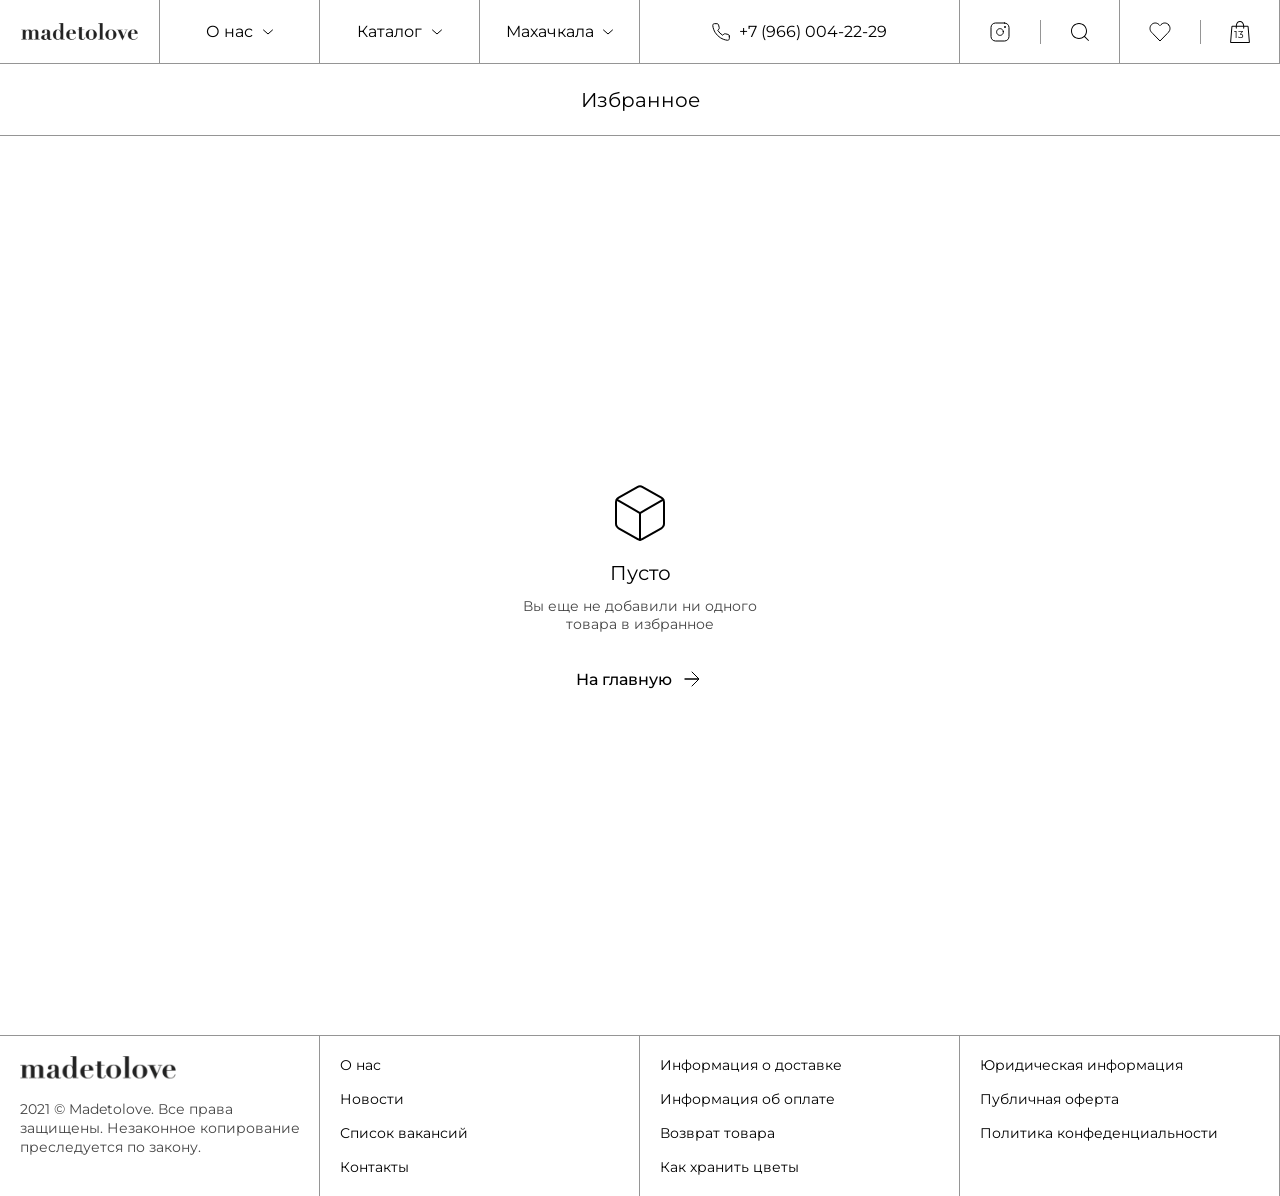
<file: madetolove/favorites.html>
<!DOCTYPE html>
<html lang="ru">
  <head>
    <meta charset="UTF-8" />
    <meta http-equiv="X-UA-Compatible" content="IE=edge" />
    <meta name="viewport" content="width=device-width, initial-scale=1.0" />
    <title>Madetolove - Главная</title>
    <link rel="shortcut icon" href="favicon.png" type="image/png" />
    <link rel="apple-touch-icon" href="favicon.png" />
    <link rel="stylesheet" href="assets/css/style.css" />
  </head>
  <body>
    <header class="header">
      <div class="container header__desktop">
        <div class="header__section header__1">
          <a href="/" class="header__section-50 header__logo-wrapper">
            <img src="assets/images/logo.svg" alt="logo" class="header__logo" />
          </a>

          <a href="#" class="header__section-50 header__nav-link">
            <p>О нас</p>
            <img src="assets/images/icons/arrow-bottom.svg" alt="icon" />
          </a>
        </div>

        <div class="header__section header__2">
          <div
            class="header__section-50 header__nav-link"
            data-open-dropdown="catalog"
          >
            <p>Каталог</p>
            <img src="assets/images/icons/arrow-bottom.svg" alt="icon" />
          </div>
          <div
            data-open-dropdown="city"
            class="header__section-50 header__nav-link"
          >
            <p>Махачкала</p>
            <img src="assets/images/icons/arrow-bottom.svg" alt="icon" />
          </div>
        </div>

        <div class="header__section header__3">
          <a href="tel:+79660042229" class="header__section-100 header__tel">
            <img src="assets/images/icons/tel.svg" alt="Telephone" />
            <p>+7 (966) 004-22-29</p>
          </a>
        </div>

        <div class="header__section header__4">
          <div class="header__section-50">
            <a href="#" class="header__icon">
              <img src="assets/images/icons/instagram.svg" alt="instagram" />
            </a>
            <a href="#" class="header__icon">
              <img src="assets/images/icons/search.svg" alt="search" />
            </a>
          </div>

          <div class="header__section-50">
            <a href="#" class="header__icon">
              <img src="assets/images/icons/heart.svg" alt="heart" />
            </a>
            <div class="header__icon header__icon-cart" data-open-modal="cart">
              <img src="assets/images/icons/cart.svg" alt="cart" />
              <p class="header__icon-length">13</p>
            </div>
          </div>
        </div>
      </div>

      <div class="header__mobile">
        <div class="header__mobile-container">
          <div class="header__mobile-block">
            <div class="header__mobile-icon open-menu">
              <img src="assets/images/icons/menu.svg" alt="menu" />
            </div>
            <a href="#" class="header__mobile-icon">
              <img src="assets/images/icons/search.svg" alt="menu" />
            </a>
          </div>
          <div class="header__mobile-block">
            <a href="#" class="header__mobile-icon">
              <img src="assets/images/icons/heart.svg" class="favorites-icon" alt="menu" />
            </a>
            <a href="#" class="header__mobile-icon">
              <img src="assets/images/icons/cart-0.svg" alt="menu" />
            </a>
          </div>
        </div>
        <nav class="header__mobile-nav">
          <a href="#" class="header__mobile-link">
            <p>О нас</p>
            <img src="assets/images/icons/arrow-bottom.svg" alt="arrow" />
          </a>

          <div
            href="#"
            class="header__mobile-link"
            data-open-dropdown="catalog-mobile"
          >
            <p>Каталог</p>
            <img src="assets/images/icons/arrow-bottom.svg" alt="arrow" />
          </div>

          <ul class="header__mobile-drop" data-dropdown="catalog-mobile">
            <li><a href="#">Дорожки из цветов</a></li>
            <li><a href="#">Корзины цветов</a></li>
            <li><a href="#">Авторские наборы</a></li>
            <li><a href="#">Мужские букеты</a></li>
            <li><a href="#">На праздник</a></li>
            <li><a href="#">Для смокинга</a></li>
            <li><a href="#">Женские букеты</a></li>
            <li><a href="#">101 Набор</a></li>
            <li><a href="#">На праздник</a></li>
            <li><a href="#">Коллекция Simple</a></li>
            <li><a href="#">Бестселлеры</a></li>
            <li><a href="#">Коробки с цветами</a></li>
            <li><a href="#">Огромные букеты</a></li>
            <li><a href="#">Вдохновение брендом</a></li>
            <li><a href="#">По поводу</a></li>
            <li><a href="#">Event</a></li>
            <li><a href="#">Монобукеты</a></li>
            <li><a href="#">Авторские букеты</a></li>
            <li><a href="#">Комната цветов</a></li>
            <li><a href="#">Детские букеты</a></li>
          </ul>

          <div data-open-dropdown="city-mobile" class="header__mobile-link">
            <p>Махачкала</p>
            <img src="assets/images/icons/arrow-bottom.svg" alt="arrow" />
          </div>

          <ul class="header__mobile-drop" data-dropdown="city-mobile">
            <li><a href="#">Махачкала</a></li>
            <li><a href="#">Каспийск</a></li>
            <li><a href="#">Дербент</a></li>
            <li><a href="#">Хасавюрт</a></li>
            <li><a href="#">Кизилюрт</a></li>
            <li><a href="#">Кизляр</a></li>
            <li><a href="#">Грозный</a></li>
            <li><a href="#">Москва</a></li>
            <li><a href="#">Махачкала</a></li>
            <li><a href="#">Каспийск</a></li>
            <li><a href="#">Дербент</a></li>
            <li><a href="#">Хасавюрт</a></li>
            <li><a href="#">Кизилюрт</a></li>
            <li><a href="#">Кизляр</a></li>
            <li><a href="#">Грозный</a></li>
            <li><a href="#">Москва</a></li>
          </ul>
        </nav>
      </div>
    </header>

    <main>
      <div class="container">
        
        <div class="modal cart" data-modal="cart">
          <div class="modal__filter"></div>
          <div class="cart__content modal__content">
            <div class="cart__header">
              <div class="cart__header-title">Ваш заказ</div>
              <div class="cart__header-btns">
                <!-- Кнопка отображается только если в корзине есть товары -->
                <button class="cart__header-clear" >Очистить список</button>
                <button
                  class="cart__header-close"
                  data-close-modal="cart"
                ></button>
              </div>
            </div>

            <!-- Если нету товаров то показываем этот текст -->
            <p class="cart__none-content" style="display: none;">Список ваших покупок пуст</p>

            <div class="cart__cards">
              <div class="cart__card">
                <div
                  class="cart__card-left"
                  style="background-image: url(assets/images/card-2.png)"
                >
                  
                  <div class="cart__card-fav cards__fav fav"></div>
                </div>
                <div class="cart__card-right">
                  <div class="cart__card-top">
                    <div class="cart__card-title">
                      <p>Набор из полевых цветов (15 шт)</p>
                      <button class="cart__card-remove"></button>
                    </div>
                    <p class="cart__card-subtitle">
                      Фритиллярия, Ранункулюс, Антуриум, Гортензия (Гидрангия),
                      Роза, Вибурнум, Тюльпан, Нерине, Спирея, Диантус
                      гвоздичн...
                    </p>
                  </div>

                  <div class="cart__card-bottom">
                    <div class="cart__card-bottom-left">
                      <p class="cart__card-price-dis">5 360 ₽</p>
                      <p class="cart__card-price-active">8 570 ₽</p>
                    </div>

                    <div class="cart__card-bottom-right">
                      <div class="cart__card-button cart__card-dec"></div>
                      <p class="cart__card-number">1</p>
                      <div class="cart__card-button cart__card-inc"></div>
                    </div>
                  </div>
                </div>
              </div>
              <div class="cart__card">
                <div
                  class="cart__card-left"
                  style="background-image: url(assets/images/card.png)"
                >
                <div class="cart__card-fav cards__fav fav"></div>
                </div>
                <div class="cart__card-right">
                  <div class="cart__card-top">
                    <div class="cart__card-title">
                      <p>Набор из полевых цветов (15 шт)</p>
                      <button class="cart__card-remove"></button>
                    </div>
                    <p class="cart__card-subtitle">
                      Фритиллярия, Ранункулюс, Антуриум, Гортензия (Гидрангия),
                      Роза, Вибурнум, Тюльпан, Нерине, Спирея, Диантус
                      гвоздичн...
                    </p>
                  </div>

                  <div class="cart__card-bottom">
                    <div class="cart__card-bottom-left">
                      <p class="cart__card-price-dis">5 360 ₽</p>
                      <p class="cart__card-price-active">8 570 ₽</p>
                    </div>

                    <div class="cart__card-bottom-right">
                      <div class="cart__card-button cart__card-dec"></div>
                      <p class="cart__card-number">1</p>
                      <div class="cart__card-button cart__card-inc"></div>
                    </div>
                  </div>
                </div>
              </div>
              <div class="cart__card">
                <div
                  class="cart__card-left"
                  style="background-image: url(assets/images/card-2.png)"
                >
                <div class="cart__card-fav cards__fav fav"></div>
                </div>
                <div class="cart__card-right">
                  <div class="cart__card-top">
                    <div class="cart__card-title">
                      <p>Набор из полевых цветов (15 шт)</p>
                      <button class="cart__card-remove"></button>
                    </div>
                    <p class="cart__card-subtitle">
                      Фритиллярия, Ранункулюс, Антуриум, Гортензия (Гидрангия),
                      Роза, Вибурнум, Тюльпан, Нерине, Спирея, Диантус
                      гвоздичн...
                    </p>
                  </div>

                  <div class="cart__card-bottom">
                    <div class="cart__card-bottom-left">
                      <p class="cart__card-price-dis">5 360 ₽</p>
                      <p class="cart__card-price-active">8 570 ₽</p>
                    </div>

                    <div class="cart__card-bottom-right">
                      <div class="cart__card-button cart__card-dec"></div>
                      <p class="cart__card-number">1</p>
                      <div class="cart__card-button cart__card-inc"></div>
                    </div>
                  </div>
                </div>
              </div>
              <div class="cart__card">
                <div
                  class="cart__card-left"
                  style="background-image: url(assets/images/card.png)"
                >
                <div class="cart__card-fav cards__fav fav"></div>
                </div>
                <div class="cart__card-right">
                  <div class="cart__card-top">
                    <div class="cart__card-title">
                      <p>Набор из полевых цветов (15 шт)</p>
                      <button class="cart__card-remove"></button>
                    </div>
                    <p class="cart__card-subtitle">
                      Фритиллярия, Ранункулюс, Антуриум, Гортензия (Гидрангия),
                      Роза, Вибурнум, Тюльпан, Нерине, Спирея, Диантус
                      гвоздичн...
                    </p>
                  </div>

                  <div class="cart__card-bottom">
                    <div class="cart__card-bottom-left">
                      <p class="cart__card-price-dis">5 360 ₽</p>
                      <p class="cart__card-price-active">8 570 ₽</p>
                    </div>

                    <div class="cart__card-bottom-right">
                      <div class="cart__card-button cart__card-dec"></div>
                      <p class="cart__card-number">1</p>
                      <div class="cart__card-button cart__card-inc"></div>
                    </div>
                  </div>
                </div>
              </div>
            </div>

            <div class="cart__footer">
              <div class="cart__footer-top">
                <div class="cart__footer-top-btn">
                  
                  <input type="text" class="cart-oninput" placeholder="Введите промокод">
                  <div class="cart__footer-top-push">
                    <img src="assets/images/icons/arrow-right.svg" alt="arrow">
                  </div>

                  <div class="cart__footer-top-check hidden">
                    <img src="assets/images/icons/check-green.svg" alt="arrow">
                  </div>
                  
                </div>

                
                <div class="cart__footer-top-btn">
                  <p>Итого:</p>
                  <p>18 360 ₽</p>
                </div>
              </div>
              <a href="#" class="cart__footer-bottom">Оформить заказ</a>
            </div>
          </div>
        </div>

        <div class="dropdown-wrapper" data-dropdown="catalog">
          <div class="dropdown">
            <div class="dropdown__group">
              <p class="dropdown__title">В интерьер</p>
              <div class="dropdown__links">
                <a href="#" class="dropdown__link"
                  >Дорожки из цветов
                  <img
                    src="assets/images/icons/arrow-hover-right.svg"
                    alt="arrow"
                /></a>
                <a href="#" class="dropdown__link"
                  >Корзины цветов
                  <img
                    src="assets/images/icons/arrow-hover-right.svg"
                    alt="arrow"
                /></a>
                <a href="#" class="dropdown__link"
                  >Авторские наборы
                  <img
                    src="assets/images/icons/arrow-hover-right.svg"
                    alt="arrow"
                /></a>
              </div>
            </div>
            <div class="dropdown__group">
              <p class="dropdown__title">Для него</p>
              <div class="dropdown__links">
                <a href="#" class="dropdown__link"
                  >Мужские букеты
                  <img
                    src="assets/images/icons/arrow-hover-right.svg"
                    alt="arrow"
                /></a>
                <a href="#" class="dropdown__link"
                  >На праздник
                  <img
                    src="assets/images/icons/arrow-hover-right.svg"
                    alt="arrow"
                /></a>
                <a href="#" class="dropdown__link"
                  >Для смокинга
                  <img
                    src="assets/images/icons/arrow-hover-right.svg"
                    alt="arrow"
                /></a>
              </div>
            </div>
            <div class="dropdown__group">
              <p class="dropdown__title">Для нее</p>
              <div class="dropdown__links">
                <a href="#" class="dropdown__link"
                  >Женские букеты
                  <img
                    src="assets/images/icons/arrow-hover-right.svg"
                    alt="arrow"
                /></a>
                <a href="#" class="dropdown__link"
                  >101 Набор
                  <img
                    src="assets/images/icons/arrow-hover-right.svg"
                    alt="arrow"
                /></a>
                <a href="#" class="dropdown__link"
                  >На праздник
                  <img
                    src="assets/images/icons/arrow-hover-right.svg"
                    alt="arrow"
                /></a>
              </div>
            </div>
          </div>
          <div class="dropdown">
            <div class="dropdown__group">
              <p class="dropdown__title">Популярное</p>
              <div class="dropdown__links">
                <a href="#" class="dropdown__link"
                  >Коллекция Simple
                  <img
                    src="assets/images/icons/arrow-hover-right.svg"
                    alt="arrow"
                /></a>
                <a href="#" class="dropdown__link"
                  >Бестселлеры
                  <img
                    src="assets/images/icons/arrow-hover-right.svg"
                    alt="arrow"
                /></a>
                <a href="#" class="dropdown__link"
                  >Коробки с цветами
                  <img
                    src="assets/images/icons/arrow-hover-right.svg"
                    alt="arrow"
                /></a>
                <a href="#" class="dropdown__link"
                  >Огромные букеты
                  <img
                    src="assets/images/icons/arrow-hover-right.svg"
                    alt="arrow"
                /></a>
                <a href="#" class="dropdown__link"
                  >Вдохновение брендом
                  <img
                    src="assets/images/icons/arrow-hover-right.svg"
                    alt="arrow"
                /></a>
                <a href="#" class="dropdown__link"
                  >По поводу
                  <img
                    src="assets/images/icons/arrow-hover-right.svg"
                    alt="arrow"
                /></a>
                <a href="#" class="dropdown__link"
                  >Event
                  <img
                    src="assets/images/icons/arrow-hover-right.svg"
                    alt="arrow"
                /></a>
                <a href="#" class="dropdown__link"
                  >Монобукеты
                  <img
                    src="assets/images/icons/arrow-hover-right.svg"
                    alt="arrow"
                /></a>
                <a href="#" class="dropdown__link"
                  >Авторские букеты
                  <img
                    src="assets/images/icons/arrow-hover-right.svg"
                    alt="arrow"
                /></a>
                <a href="#" class="dropdown__link"
                  >Комната цветов
                  <img
                    src="assets/images/icons/arrow-hover-right.svg"
                    alt="arrow"
                /></a>
                <a href="#" class="dropdown__link"
                  >Детские букеты
                  <img
                    src="assets/images/icons/arrow-hover-right.svg"
                    alt="arrow"
                /></a>
              </div>
            </div>
          </div>
          <div class="dropdown-card">
            <a href="#">
              <div class="dropdown-card__bg">
                <div class="dropdown-card__hover">
                  <p class="dropdown-card__title">Подарки</p>
                </div>
              </div>
            </a>
          </div>
          <div class="dropdown-card">
            <a href="#">
              <div class="dropdown-card__bg">
                <div class="dropdown-card__hover">
                  <p class="dropdown-card__title">Подарки</p>
                </div>
              </div>
            </a>
          </div>
        </div>
        <div class="dropdown-wrapper city" data-dropdown="city">
          <div class="dropdown">
            <div class="dropdown__group">
              <div class="dropdown__links">
                <a href="#" class="dropdown__link">Махачкала</a>
                <a href="#" class="dropdown__link">Каспийск</a>
                <a href="#" class="dropdown__link">Дербент</a>
                <a href="#" class="dropdown__link">Хасавюрт</a>
                <a href="#" class="dropdown__link">Кизилюрт</a>
                <a href="#" class="dropdown__link">Кизляр</a>
                <a href="#" class="dropdown__link">Грозный</a>
                <a href="#" class="dropdown__link">Москва</a>
                <a href="#" class="dropdown__link">Москва</a>
                <a href="#" class="dropdown__link">Москва</a>
                <a href="#" class="dropdown__link">Москва</a>
                <a href="#" class="dropdown__link">Москва</a>
                <a href="#" class="dropdown__link">Кизилюрт</a>
                <a href="#" class="dropdown__link">Кизилюрт</a>
                <a href="#" class="dropdown__link">Кизилюрт</a>
                <a href="#" class="dropdown__link">Кизилюрт</a>
                <a href="#" class="dropdown__link">Кизилюрт</a>
                <a href="#" class="dropdown__link">Кизилюрт</a>
              </div>
            </div>
          </div>
        </div>

        <div class="advise advise-b-bottom">
            <a href="#" class="advise__title">
              <p>Избранное</p>
            </a>
          </div>

        <section class="none-fav">
          <div class="none-fav__content">
              <img src="assets/images/icons/box.svg" alt="box" class="none-fav__img">
              <p class="none-fav__title">Пусто</p>
              <p class="none-fav__desc">
                Вы еще не добавили ни одного 
                товара в избранное
              </p>
              <a href="/" class="none-fav__link">
                <p>На главную</p>
                <img src="assets/images/icons/arrow-right.svg" alt="arrow">
            </a>
          </div>
        </section>

    
      </div>
    </main>

    <footer class="footer">
      <div class="container">
        <div class="footer__block footer__block-desc">
          <img src="assets/images/logo.svg" class="footer__logo" alt="logo" />
          <p class="footer__desc">
            2021 © Madetolove. Все права защищены. Незаконное копирование
            преследуется по закону.
          </p>
        </div>
        <div class="footer__block">
          <a class="footer__text" href="#">О нас</a>
          <a class="footer__text" href="#">Новости</a>
          <a class="footer__text" href="#">Список вакансий</a>
          <a class="footer__text" href="#">Контакты</a>
        </div>
        <div class="footer__block">
          <a class="footer__text" href="#">Информация о доставке</a>
          <a class="footer__text" href="#">Информация об оплате</a>
          <a class="footer__text" href="#">Возврат товара</a>
          <a class="footer__text" href="#">Как хранить цветы</a>
        </div>
        <div class="footer__block">
          <a class="footer__text" href="#">Юридическая информация</a>
          <a class="footer__text" href="#">Публичная оферта</a>
          <a class="footer__text" href="#">Политика конфеденциальности</a>
        </div>
        <div class="footer__block footer__block-mob">
          <img src="assets/images/logo.svg" class="footer__logo" alt="logo" />
          <p class="footer__desc">
            2021 © Madetolove. Все права защищены. Незаконное копирование
            преследуется <br />
            по закону.
          </p>
        </div>
      </div>
    </footer>



    <script src="assets/js/dropdown.js"></script>
    <script src="assets/js/menu.js"></script>
    <script src="assets/js/modal.js"></script>
    <script src="assets/js/cart.js"></script>
    <script src="assets/js/favorites.js"></script>
  </body>
</html>
</file>
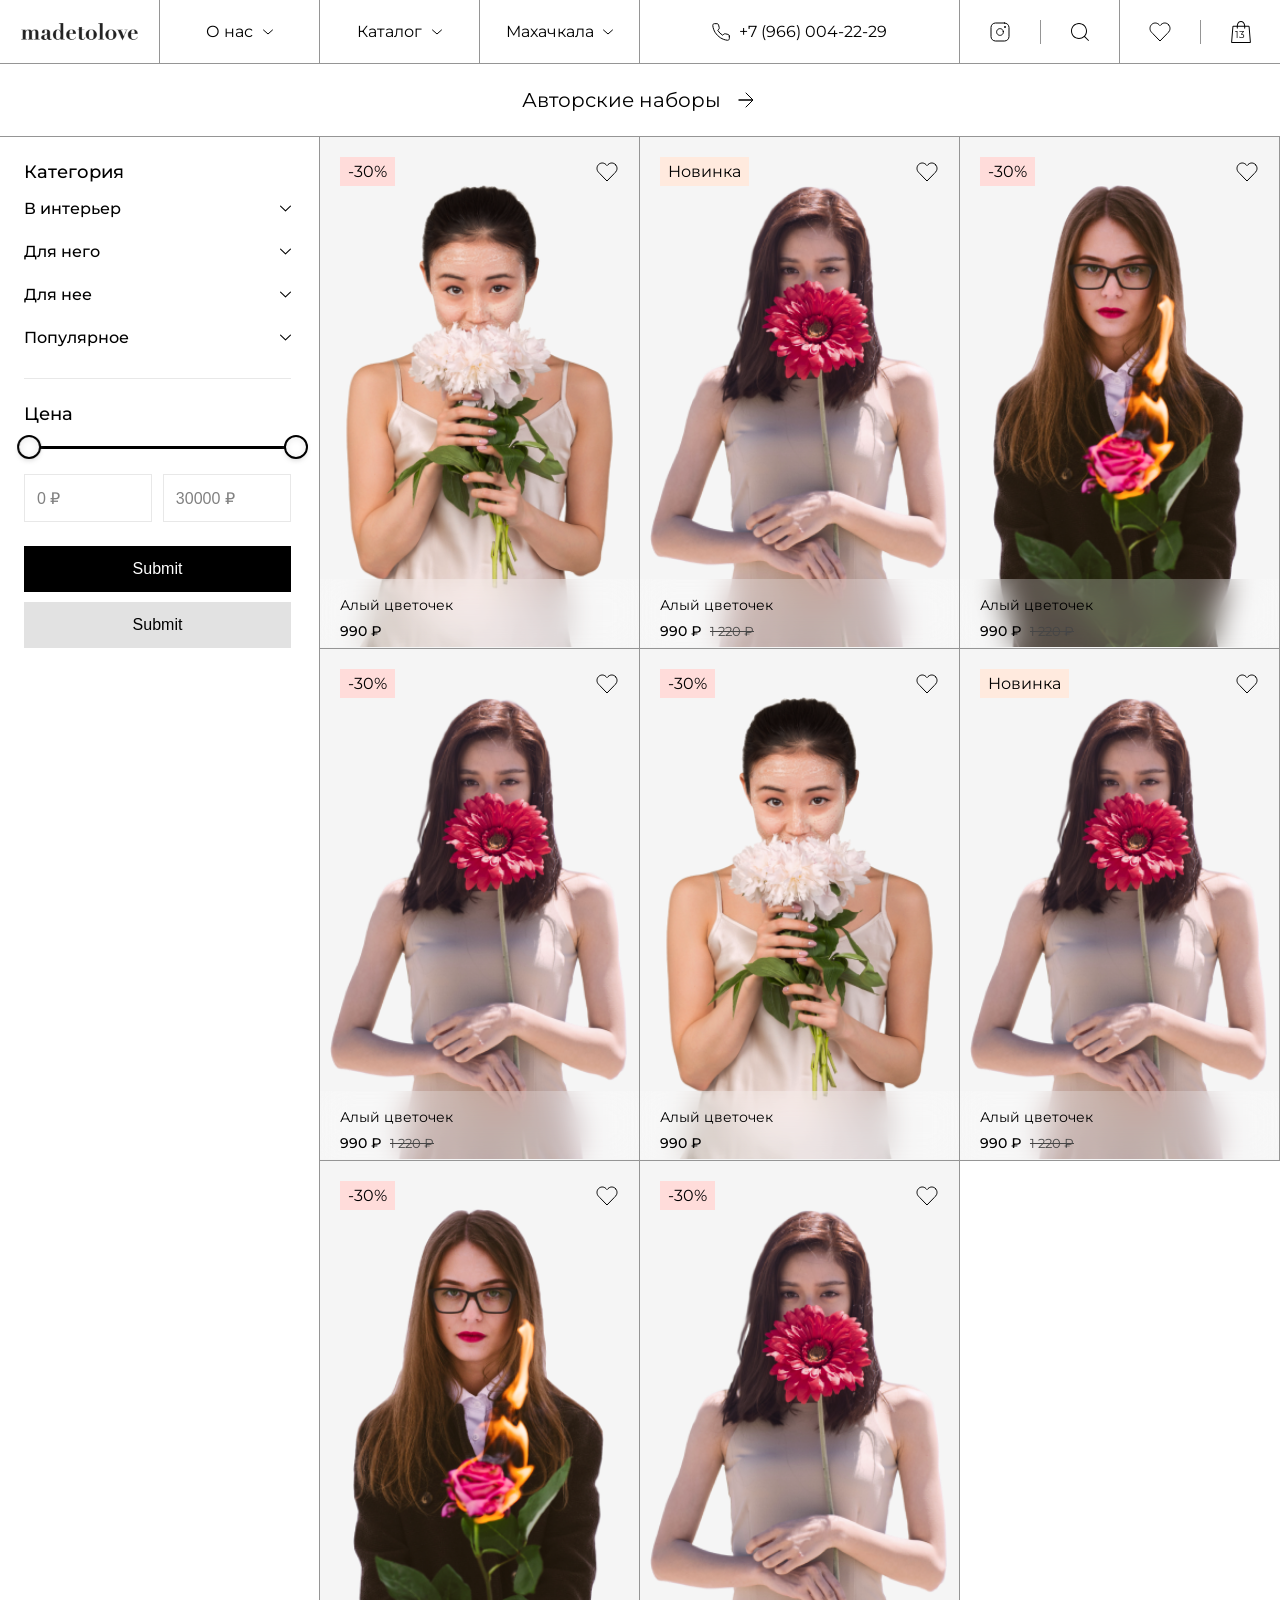
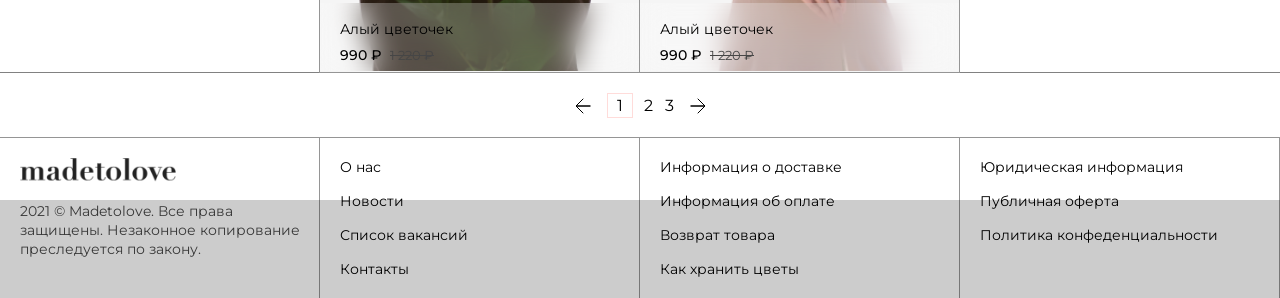
<file: madetolove/listing.html>
<!DOCTYPE html>
<html lang="ru">
  <head>
    <meta charset="UTF-8" />
    <meta http-equiv="X-UA-Compatible" content="IE=edge" />
    <meta name="viewport" content="width=device-width, initial-scale=1.0" />
    <title>Madetolove - Главная</title>
    <link rel="shortcut icon" href="favicon.png" type="image/png" />
    <link rel="apple-touch-icon" href="favicon.png" />
    <link rel="stylesheet" href="assets/libs/range-slider/nouislider.css" />
    <link rel="stylesheet" href="assets/css/style.css" />
  </head>
  <body>
    <header class="header">
      <div class="container header__desktop">
        <div class="header__section header__1">
          <a href="/" class="header__section-50 header__logo-wrapper">
            <img src="assets/images/logo.svg" alt="logo" class="header__logo" />
          </a>

          <a href="#" class="header__section-50 header__nav-link">
            <p>О нас</p>
            <img src="assets/images/icons/arrow-bottom.svg" alt="icon" />
          </a>
        </div>

        <div class="header__section header__2">
          <div
            class="header__section-50 header__nav-link"
            data-open-dropdown="catalog"
          >
            <p>Каталог</p>
            <img src="assets/images/icons/arrow-bottom.svg" alt="icon" />
          </div>
          <div
            class="header__section-50 header__nav-link header__nav-link-cities"
            data-open-dropdown="city-desk"
          >
            <p>Махачкала</p>
            <img src="assets/images/icons/arrow-bottom.svg" alt="icon" />

            <div class="header__nav-link__cities" data-dropdown="city-desk">
              <a href="#" class="header__nav-link__city">
                <div class="header__nav-link__radio">
                  <span></span>
                </div>
                <p>Москва</p>
              </a>
              <a
                href="#"
                class="header__nav-link__city header__nav-link__city-active"
              >
                <div class="header__nav-link__radio">
                  <span></span>
                </div>
                <p>Москва</p>
              </a>
            </div>
          </div>
        </div>

        <div class="header__section header__3">
          <a href="tel:+79660042229" class="header__section-100 header__tel">
            <img src="assets/images/icons/tel.svg" alt="Telephone" />
            <p>+7 (966) 004-22-29</p>
          </a>
        </div>

        <div class="header__section header__4">
          <div class="header__section-50">
            <a href="#" class="header__icon">
              <img src="assets/images/icons/instagram.svg" alt="instagram" />
            </a>
            <a href="#" class="header__icon" data-open-modal="search">
              <img src="assets/images/icons/search.svg" alt="search" />
            </a>
          </div>

          <div class="header__section-50 header__section-last">
            <a href="#" class="header__icon">
              <img src="assets/images/icons/heart.svg" alt="heart" />
            </a>
            <div class="header__icon header__icon-cart" data-open-modal="cart">
              <img src="assets/images/icons/cart.svg" alt="cart" />
              <p class="header__icon-length">13</p>
            </div>
          </div>
        </div>
      </div>

      <div class="header__mobile">
        <div class="header__mobile-container">
          <div class="header__mobile-header">
            <div class="header__mobile-icon"></div>
            <a href="/#" class="header__mobile-logo">
              <img src="assets/images/logo.svg" alt="Madetolove" />
            </a>
            <div class="header__mobile-search" data-open-modal="search">
              <img src="assets/images/icons/search.svg" alt="search" />
            </div>
          </div>
        </div>
      </div>
    </header>

    <main>
      <div class="container">
        <div class="modal cart" data-modal="cart">
          <div class="modal__filter"></div>
          <div class="cart__content modal__content">
            <div class="cart__header">
              <div class="cart__header-title">Ваш заказ</div>
              <div class="cart__header-btns">
                <!-- Кнопка отображается только если в корзине есть товары -->
                <button class="cart__header-clear">Очистить список</button>
                <button
                  class="cart__header-close"
                  data-close-modal="cart"
                ></button>
              </div>
            </div>

            <!-- Если нету товаров то показываем этот текст -->
            <p class="cart__none-content" style="display: none">
              Список ваших покупок пуст
            </p>

            <div class="cart__cards">
              <div class="cart__card">
                <div
                  class="cart__card-left"
                  style="background-image: url(assets/images/card-2.png)"
                >
                  <div class="cart__card-fav cards__fav fav"></div>
                </div>
                <div class="cart__card-right">
                  <div class="cart__card-top">
                    <div class="cart__card-title">
                      <p>Набор из полевых цветов (15 шт)</p>
                      <button class="cart__card-remove"></button>
                    </div>
                    <p class="cart__card-subtitle">
                      Фритиллярия, Ранункулюс, Антуриум, Гортензия (Гидрангия),
                      Роза, Вибурнум, Тюльпан, Нерине, Спирея, Диантус
                      гвоздичн...
                    </p>
                  </div>

                  <div class="cart__card-bottom">
                    <div class="cart__card-bottom-left">
                      <p class="cart__card-price-dis">5 360 ₽</p>
                      <p class="cart__card-price-active">8 570 ₽</p>
                    </div>

                    <div class="cart__card-bottom-right">
                      <div class="cart__card-button cart__card-dec"></div>
                      <p class="cart__card-number">1</p>
                      <div class="cart__card-button cart__card-inc"></div>
                    </div>
                  </div>
                </div>
              </div>
              <div class="cart__card">
                <div
                  class="cart__card-left"
                  style="background-image: url(assets/images/card.png)"
                >
                  <div class="cart__card-fav cards__fav fav"></div>
                </div>
                <div class="cart__card-right">
                  <div class="cart__card-top">
                    <div class="cart__card-title">
                      <p>Набор из полевых цветов (15 шт)</p>
                      <button class="cart__card-remove"></button>
                    </div>
                    <p class="cart__card-subtitle">
                      Фритиллярия, Ранункулюс, Антуриум, Гортензия (Гидрангия),
                      Роза, Вибурнум, Тюльпан, Нерине, Спирея, Диантус
                      гвоздичн...
                    </p>
                  </div>

                  <div class="cart__card-bottom">
                    <div class="cart__card-bottom-left">
                      <p class="cart__card-price-dis">5 360 ₽</p>
                      <p class="cart__card-price-active">8 570 ₽</p>
                    </div>

                    <div class="cart__card-bottom-right">
                      <div class="cart__card-button cart__card-dec"></div>
                      <p class="cart__card-number">1</p>
                      <div class="cart__card-button cart__card-inc"></div>
                    </div>
                  </div>
                </div>
              </div>
              <div class="cart__card">
                <div
                  class="cart__card-left"
                  style="background-image: url(assets/images/card-2.png)"
                >
                  <div class="cart__card-fav cards__fav fav"></div>
                </div>
                <div class="cart__card-right">
                  <div class="cart__card-top">
                    <div class="cart__card-title">
                      <p>Набор из полевых цветов (15 шт)</p>
                      <button class="cart__card-remove"></button>
                    </div>
                    <p class="cart__card-subtitle">
                      Фритиллярия, Ранункулюс, Антуриум, Гортензия (Гидрангия),
                      Роза, Вибурнум, Тюльпан, Нерине, Спирея, Диантус
                      гвоздичн...
                    </p>
                  </div>

                  <div class="cart__card-bottom">
                    <div class="cart__card-bottom-left">
                      <p class="cart__card-price-dis">5 360 ₽</p>
                      <p class="cart__card-price-active">8 570 ₽</p>
                    </div>

                    <div class="cart__card-bottom-right">
                      <div class="cart__card-button cart__card-dec"></div>
                      <p class="cart__card-number">1</p>
                      <div class="cart__card-button cart__card-inc"></div>
                    </div>
                  </div>
                </div>
              </div>
              <div class="cart__card">
                <div
                  class="cart__card-left"
                  style="background-image: url(assets/images/card.png)"
                >
                  <div class="cart__card-fav cards__fav fav"></div>
                </div>
                <div class="cart__card-right">
                  <div class="cart__card-top">
                    <div class="cart__card-title">
                      <p>Набор из полевых цветов (15 шт)</p>
                      <button class="cart__card-remove"></button>
                    </div>
                    <p class="cart__card-subtitle">
                      Фритиллярия, Ранункулюс, Антуриум, Гортензия (Гидрангия),
                      Роза, Вибурнум, Тюльпан, Нерине, Спирея, Диантус
                      гвоздичн...
                    </p>
                  </div>

                  <div class="cart__card-bottom">
                    <div class="cart__card-bottom-left">
                      <p class="cart__card-price-dis">5 360 ₽</p>
                      <p class="cart__card-price-active">8 570 ₽</p>
                    </div>

                    <div class="cart__card-bottom-right">
                      <div class="cart__card-button cart__card-dec"></div>
                      <p class="cart__card-number">1</p>
                      <div class="cart__card-button cart__card-inc"></div>
                    </div>
                  </div>
                </div>
              </div>
            </div>

            <div class="cart__footer">
              <div class="cart__footer-top">
                <div class="cart__footer-top-btn">
                  <input
                    type="text"
                    class="cart-oninput"
                    placeholder="Введите промокод"
                  />
                  <div class="cart__footer-top-push">
                    <img
                      src="assets/images/icons/arrow-right.svg"
                      alt="arrow"
                    />
                  </div>

                  <div class="cart__footer-top-check hidden">
                    <img
                      src="assets/images/icons/check-green.svg"
                      alt="arrow"
                    />
                  </div>
                </div>

                <div class="cart__footer-top-btn">
                  <p>Итого:</p>
                  <p>18 360 ₽</p>
                </div>
              </div>
              <a href="#" class="cart__footer-bottom">Оформить заказ</a>
            </div>
          </div>
        </div>

        <div class="catalog-mobile" data-modal="catalog-mobile">
          <div class="catalog-mobile__wrapper">
            <div class="catalog-mobile__nav">
              <div class="catalog-mobile__item">
                <p class="catalog-mobile__item-title">Популярное</p>
                <img
                  src="assets/images/icons/arrow-right-2.svg"
                  class="catalog-mobile__item-icon"
                  alt="arrow"
                />
              </div>
              <div class="catalog-mobile__item">
                <p class="catalog-mobile__item-title">Для нее</p>
                <img
                  src="assets/images/icons/arrow-right-2.svg"
                  class="catalog-mobile__item-icon"
                  alt="arrow"
                />
              </div>
              <div class="catalog-mobile__item">
                <p class="catalog-mobile__item-title">Для него</p>
                <img
                  src="assets/images/icons/arrow-right-2.svg"
                  class="catalog-mobile__item-icon"
                  alt="arrow"
                />
              </div>
              <div class="catalog-mobile__item">
                <p class="catalog-mobile__item-title">В интерьер</p>
                <img
                  src="assets/images/icons/arrow-right-2.svg"
                  class="catalog-mobile__item-icon"
                  alt="arrow"
                />
              </div>
            </div>

            <div class="catalog-mobile__cards">
              <div
                class="catalog-mobile__card"
                style="background-image: url(assets/images/drop-card.png)"
              >
                <div class="catalog-mobile__card-footer">
                  <p class="catalog-mobile__card-title">Акции</p>
                </div>
              </div>
              <div
                class="catalog-mobile__card"
                style="background-image: url(assets/images/drop-card.png)"
              >
                <div class="catalog-mobile__card-footer">
                  <p class="catalog-mobile__card-title">Акции</p>
                </div>
              </div>
            </div>
          </div>
        </div>

        <div class="menu-mobile">
          <div class="menu-mobile__wrapper">
            <div class="menu-mobile__drop">
              <div class="menu-mobile__drop-wrapper">
                <p class="menu-mobile__drop-title">Махачкала</p>
                <img
                  src="assets/images/icons/drop-bottom.svg"
                  class="menu-mobile__drop-icon"
                  alt="arrow"
                />
              </div>
            </div>
            <div class="menu-mobile__nav">
              <a href="#" class="menu-mobile__link">О нас</a>
              <a href="#" class="menu-mobile__link">Доставка</a>
              <a href="#" class="menu-mobile__link">Оплата</a>
              <a href="#" class="menu-mobile__link">Условия приема заказа</a>
              <a href="#" class="menu-mobile__link">Программа лояльности</a>
              <a href="#" class="menu-mobile__link">Как хранить цветы</a>
              <a href="#" class="menu-mobile__link">Возврат</a>
            </div>
            <div class="menu-mobile__contacts">
              <a href="#" class="menu-mobile__contact">
                <img src="assets/images/icons/instagram.svg" alt="instagram" />
                <p>madetolove</p>
              </a>
              <a href="#" class="menu-mobile__contact">
                <img src="assets/images/icons/phone.svg" alt="telephone" />
                <p>+7 (966) 004-22-29</p>
              </a>
            </div>
          </div>

          <div class="menu-mobile__menu">
            <div class="menu-mobile__menu-cities">
              <div class="menu-mobile__menu-close"></div>
              <div class="menu-mobile__menu-title">Выберите город</div>
              <div class="menu-mobile__menu-links">
                <a href="#" class="menu-mobile__menu-link">
                  <div class="menu-mobile__menu-radio">
                    <span></span>
                  </div>

                  <p>Москва</p>
                </a>
                <a
                  href="#"
                  class="menu-mobile__menu-link menu-mobile__menu-link_active"
                >
                  <div class="menu-mobile__menu-radio">
                    <span></span>
                  </div>

                  <p>Махачкала</p>
                </a>
              </div>
            </div>
          </div>
        </div>

        <div class="dropdown-wrapper" data-dropdown="catalog">
          <div class="dropdown">
            <div class="dropdown__group">
              <p class="dropdown__title">В интерьер</p>
              <div class="dropdown__links">
                <a href="#" class="dropdown__link"
                  >Дорожки из цветов
                  <img
                    src="assets/images/icons/arrow-hover-right.svg"
                    alt="arrow"
                /></a>
                <a href="#" class="dropdown__link"
                  >Корзины цветов
                  <img
                    src="assets/images/icons/arrow-hover-right.svg"
                    alt="arrow"
                /></a>
                <a href="#" class="dropdown__link"
                  >Авторские наборы
                  <img
                    src="assets/images/icons/arrow-hover-right.svg"
                    alt="arrow"
                /></a>
              </div>
            </div>
            <div class="dropdown__group">
              <p class="dropdown__title">Для него</p>
              <div class="dropdown__links">
                <a href="#" class="dropdown__link"
                  >Мужские букеты
                  <img
                    src="assets/images/icons/arrow-hover-right.svg"
                    alt="arrow"
                /></a>
                <a href="#" class="dropdown__link"
                  >На праздник
                  <img
                    src="assets/images/icons/arrow-hover-right.svg"
                    alt="arrow"
                /></a>
                <a href="#" class="dropdown__link"
                  >Для смокинга
                  <img
                    src="assets/images/icons/arrow-hover-right.svg"
                    alt="arrow"
                /></a>
              </div>
            </div>
            <div class="dropdown__group">
              <p class="dropdown__title">Для нее</p>
              <div class="dropdown__links">
                <a href="#" class="dropdown__link"
                  >Женские букеты
                  <img
                    src="assets/images/icons/arrow-hover-right.svg"
                    alt="arrow"
                /></a>
                <a href="#" class="dropdown__link"
                  >101 Набор
                  <img
                    src="assets/images/icons/arrow-hover-right.svg"
                    alt="arrow"
                /></a>
                <a href="#" class="dropdown__link"
                  >На праздник
                  <img
                    src="assets/images/icons/arrow-hover-right.svg"
                    alt="arrow"
                /></a>
              </div>
            </div>
          </div>
          <div class="dropdown">
            <div class="dropdown__group">
              <p class="dropdown__title">Популярное</p>
              <div class="dropdown__links">
                <a href="#" class="dropdown__link"
                  >Коллекция Simple
                  <img
                    src="assets/images/icons/arrow-hover-right.svg"
                    alt="arrow"
                /></a>
                <a href="#" class="dropdown__link"
                  >Бестселлеры
                  <img
                    src="assets/images/icons/arrow-hover-right.svg"
                    alt="arrow"
                /></a>
                <a href="#" class="dropdown__link"
                  >Коробки с цветами
                  <img
                    src="assets/images/icons/arrow-hover-right.svg"
                    alt="arrow"
                /></a>
                <a href="#" class="dropdown__link"
                  >Огромные букеты
                  <img
                    src="assets/images/icons/arrow-hover-right.svg"
                    alt="arrow"
                /></a>
                <a href="#" class="dropdown__link"
                  >Вдохновение брендом
                  <img
                    src="assets/images/icons/arrow-hover-right.svg"
                    alt="arrow"
                /></a>
                <a href="#" class="dropdown__link"
                  >По поводу
                  <img
                    src="assets/images/icons/arrow-hover-right.svg"
                    alt="arrow"
                /></a>
                <a href="#" class="dropdown__link"
                  >Event
                  <img
                    src="assets/images/icons/arrow-hover-right.svg"
                    alt="arrow"
                /></a>
                <a href="#" class="dropdown__link"
                  >Монобукеты
                  <img
                    src="assets/images/icons/arrow-hover-right.svg"
                    alt="arrow"
                /></a>
                <a href="#" class="dropdown__link"
                  >Авторские букеты
                  <img
                    src="assets/images/icons/arrow-hover-right.svg"
                    alt="arrow"
                /></a>
                <a href="#" class="dropdown__link"
                  >Комната цветов
                  <img
                    src="assets/images/icons/arrow-hover-right.svg"
                    alt="arrow"
                /></a>
                <a href="#" class="dropdown__link"
                  >Детские букеты
                  <img
                    src="assets/images/icons/arrow-hover-right.svg"
                    alt="arrow"
                /></a>
              </div>
            </div>
          </div>
          <div class="dropdown-card">
            <a href="#">
              <div
                class="dropdown-card__bg"
                style="background-image: url(assets/images/drop-card.png)"
              >
                <div class="dropdown-card__hover">
                  <p class="dropdown-card__title">Подарки</p>
                </div>
              </div>
            </a>
          </div>
          <div class="dropdown-card">
            <a href="#">
              <div
                class="dropdown-card__bg"
                style="background-image: url(assets/images/drop-card.png)"
              >
                <div class="dropdown-card__hover">
                  <p class="dropdown-card__title">Подарки</p>
                </div>
              </div>
            </a>
          </div>
        </div>

        <div class="catalog-mobile-links">
          <div class="catalog-mobile-links__header">
            <div class="catalog-mobile-links__header-arrow">
              <img src="assets/images/icons/arrow-left.svg" alt="arrow" />
            </div>
            <a href="/#" class="catalog-mobile-links__header-logo">
              <img src="assets/images/logo.svg" alt="arrow" />
            </a>
            <div class="catalog-mobile-links__header-search">
              <img src="assets/images/icons/search.svg" alt="search" />
            </div>
          </div>
          <div class="catalog-mobile-links__links">
            <div class="catalog-mobile__link">
              <p>Коллекция Simple</p>
              <img src="assets/images/icons/arrow-right-2.svg" alt="arrow" />
            </div>
            <div class="catalog-mobile__link">
              <p>Бестселлеры</p>
              <img src="assets/images/icons/arrow-right-2.svg" alt="arrow" />
            </div>
            <div class="catalog-mobile__link">
              <p>Коробки с цветами</p>
              <img src="assets/images/icons/arrow-right-2.svg" alt="arrow" />
            </div>
            <div class="catalog-mobile__link">
              <p>Огромные букеты</p>
              <img src="assets/images/icons/arrow-right-2.svg" alt="arrow" />
            </div>
            <div class="catalog-mobile__link">
              <p>Вдохновение брендом</p>
              <img src="assets/images/icons/arrow-right-2.svg" alt="arrow" />
            </div>
            <div class="catalog-mobile__link">
              <p>По поводу</p>
              <img src="assets/images/icons/arrow-right-2.svg" alt="arrow" />
            </div>
            <div class="catalog-mobile__link">
              <p>Монобукеты</p>
              <img src="assets/images/icons/arrow-right-2.svg" alt="arrow" />
            </div>
            <div class="catalog-mobile__link">
              <p>Авторские букеты</p>
              <img src="assets/images/icons/arrow-right-2.svg" alt="arrow" />
            </div>
            <div class="catalog-mobile__link">
              <p>Event</p>
              <img src="assets/images/icons/arrow-right-2.svg" alt="arrow" />
            </div>
            <div class="catalog-mobile__link">
              <p>Комната цветов</p>
              <img src="assets/images/icons/arrow-right-2.svg" alt="arrow" />
            </div>
            <div class="catalog-mobile__link">
              <p>Детские букеты</p>
              <img src="assets/images/icons/arrow-right-2.svg" alt="arrow" />
            </div>
          </div>
        </div>

        <div class="advise advise-listing">
          <a href="#" class="advise__title">
            <p>Авторские наборы</p>
            <img src="assets/images/icons/arrow-right.svg" alt="arrow-right" />
          </a>
        </div>

        <div class="open-filter" data-open-modal="listing-sidebar">
          <div class="open-filter-btn">
            <div class="open-filter__icon"></div>
            <p class="open-filter__title">Фильтр</p>
          </div>
        </div>

        <section class="cards cards-listing">
          <div class="cards__sidebar" data-modal="listing-sidebar">
            <div class="cards__sidebar-wrapper">
              <div class="cards__sidebar-title">
                Категория
                <div class="cards__sidebar-close" data-close-modal="listing-sidebar"></div>
              </div>
              <div class="cards__sidebar-accordions">
                <div class="cards__sidebar-accordion">
                  <div class="cards__sidebar-accordion-name">
                    <p>В интерьер</p>
                    <img
                      src="assets/images/icons/arrow-bottom.svg"
                      alt="arrow"
                    />
                  </div>
                  <ul class="cards__sidebar-categories">
                    <li class="cards__sidebar-category">
                      <a href="#"> Дорожки из цветов</a>
                    </li>
                    <li class="cards__sidebar-category">
                      <a href="#">Корзины цветов</a>
                    </li>
                    <li
                      class="
                        cards__sidebar-category cards__sidebar-category_active
                      "
                    >
                      <a href="#">Авторские наборы</a>
                    </li>
                  </ul>
                </div>
                <div class="cards__sidebar-accordion">
                  <div class="cards__sidebar-accordion-name">
                    <p>Для него</p>
                    <img
                      src="assets/images/icons/arrow-bottom.svg"
                      alt="arrow"
                    />
                  </div>
                  <ul class="cards__sidebar-categories">
                    <li class="cards__sidebar-category">
                      <a href="#"> Дорожки из цветов</a>
                    </li>
                    <li class="cards__sidebar-category">
                      <a href="#">Корзины цветов</a>
                    </li>
                    <li
                      class="
                        cards__sidebar-category cards__sidebar-category_active
                      "
                    >
                      <a href="#">Авторские наборы</a>
                    </li>
                  </ul>
                </div>
                <div class="cards__sidebar-accordion">
                  <div class="cards__sidebar-accordion-name">
                    <p>Для нее</p>
                    <img
                      src="assets/images/icons/arrow-bottom.svg"
                      alt="arrow"
                    />
                  </div>
                  <ul class="cards__sidebar-categories">
                    <li class="cards__sidebar-category">
                      <a href="#"> Дорожки из цветов</a>
                    </li>
                    <li class="cards__sidebar-category">
                      <a href="#">Корзины цветов</a>
                    </li>
                    <li
                      class="
                        cards__sidebar-category cards__sidebar-category_active
                      "
                    >
                      <a href="#">Авторские наборы</a>
                    </li>
                  </ul>
                </div>
                <div class="cards__sidebar-accordion">
                  <div class="cards__sidebar-accordion-name">
                    <p>Популярное</p>
                    <img
                      src="assets/images/icons/arrow-bottom.svg"
                      alt="arrow"
                    />
                  </div>
                  <ul class="cards__sidebar-categories">
                    <li class="cards__sidebar-category">
                      <a href="#"> Дорожки из цветов</a>
                    </li>
                    <li class="cards__sidebar-category">
                      <a href="#">Корзины цветов</a>
                    </li>
                    <li
                      class="
                        cards__sidebar-category cards__sidebar-category_active
                      "
                    >
                      <a href="#">Авторские наборы</a>
                    </li>
                  </ul>
                </div>
              </div>

              <div class="cards__sidebar-title">Цена</div>
              <div class="cards__sidebar-filtration">
                <div class="range-slider" id="range-slider"></div>
                <div class="cards__sidebar-inputs">
                  <input
                    type="text"
                    class="cards__sidebar-inp"
                    id="slider-snap-value-lower"
                    value="0"
                  />
                  <input
                    type="text"
                    class="cards__sidebar-inp"
                    id="slider-snap-value-upper"
                    value="30000"
                  />
                </div>
              </div>

              <div class="cards__sidebar-btns">
                <input
                  type="submit"
                  class="cards__sidebar-btn cards__sidebar-apply"
                />
                <input
                  type="submit"
                  class="cards__sidebar-btn cards__sidebar-clear"
                />
              </div>
            </div>
          </div>

          <div class="cards__cards">
            <div class="cards__card">
              <div class="cards__card-header">
                <span class="cards__message">-30%</span>
                <div class="cards__fav fav"></div>
              </div>

              <div
                class="cards__content"
                style="background-image: url(assets/images/card-2.png)"
              >
                <a href="#" class="cards__card-link"></a>
                <div class="cards__content-footer">
                  <h2 class="cards__content-title">Алый цветочек</h2>
                  <div class="cards__content-price">
                    <p class="cards__content-price-active">990 ₽</p>
                  </div>
                  <div class="cards__content-bottom">
                    <div class="cards__content-sizes">
                      <div class="cards__content-size active-size">M</div>
                      <div class="cards__content-size">L</div>
                      <div class="cards__content-size">XL</div>
                    </div>

                    <a href="#" class="cards__content-added">
                      <img src="assets/images/icons/cart-0.svg" alt="cart" />
                      <p>Купить</p>
                    </a>
                  </div>
                </div>
              </div>
            </div>

            <div class="cards__card">
              <div class="cards__card-header">
                <span class="cards__message cards__message-new">Новинка</span>
                <div class="cards__fav fav"></div>
              </div>

              <div
                class="cards__content"
                style="background-image: url(assets/images/card.png)"
              >
                <a href="#" class="cards__card-link"></a>
                <div class="cards__content-footer">
                  <h2 class="cards__content-title">Алый цветочек</h2>
                  <div class="cards__content-price">
                    <p class="cards__content-price-active">990 ₽</p>
                    <p class="cards__content-price-dis">1 220 ₽</p>
                  </div>
                  <div class="cards__content-bottom">
                    <div class="cards__content-sizes">
                      <div class="cards__content-size active-size">M</div>
                      <div class="cards__content-size">L</div>
                      <div class="cards__content-size">XL</div>
                    </div>

                    <a href="#" class="cards__content-added">
                      <img src="assets/images/icons/cart-0.svg" alt="cart" />
                      <p>Купить</p>
                    </a>
                  </div>
                </div>
              </div>
            </div>
            <div class="cards__card">
              <div class="cards__card-header">
                <span class="cards__message">-30%</span>
                <div class="cards__fav fav"></div>
              </div>

              <div
                class="cards__content"
                style="background-image: url(assets/images/card-3.png)"
              >
                <a href="#" class="cards__card-link"></a>
                <div class="cards__content-footer">
                  <h2 class="cards__content-title">Алый цветочек</h2>
                  <div class="cards__content-price">
                    <p class="cards__content-price-active">990 ₽</p>
                    <p class="cards__content-price-dis">1 220 ₽</p>
                  </div>
                  <div class="cards__content-bottom">
                    <div class="cards__content-sizes">
                      <div class="cards__content-size active-size">M</div>
                      <div class="cards__content-size">L</div>
                      <div class="cards__content-size">XL</div>
                    </div>

                    <a href="#" class="cards__content-added">
                      <img src="assets/images/icons/cart-0.svg" alt="cart" />
                      <p>Купить</p>
                    </a>
                  </div>
                </div>
              </div>
            </div>
            <div class="cards__card">
              <div class="cards__card-header">
                <span class="cards__message">-30%</span>
                <div class="cards__fav fav"></div>
              </div>

              <div
                class="cards__content"
                style="background-image: url(assets/images/card.png)"
              >
                <a href="#" class="cards__card-link"></a>
                <div class="cards__content-footer">
                  <h2 class="cards__content-title">Алый цветочек</h2>
                  <div class="cards__content-price">
                    <p class="cards__content-price-active">990 ₽</p>
                    <p class="cards__content-price-dis">1 220 ₽</p>
                  </div>
                  <div class="cards__content-bottom">
                    <div class="cards__content-sizes">
                      <div class="cards__content-size active-size">M</div>
                      <div class="cards__content-size">L</div>
                      <div class="cards__content-size">XL</div>
                    </div>

                    <a href="#" class="cards__content-added">
                      <img src="assets/images/icons/check.svg" alt="cart" />
                      <p>В корзине</p>
                    </a>
                  </div>
                </div>
              </div>
            </div>
            <div class="cards__card">
              <div class="cards__card-header">
                <span class="cards__message">-30%</span>
                <div class="cards__fav fav"></div>
              </div>

              <div
                class="cards__content"
                style="background-image: url(assets/images/card-2.png)"
              >
                <a href="#" class="cards__card-link"></a>
                <div class="cards__content-footer">
                  <h2 class="cards__content-title">Алый цветочек</h2>
                  <div class="cards__content-price">
                    <p class="cards__content-price-active">990 ₽</p>
                  </div>
                  <div class="cards__content-bottom">
                    <div class="cards__content-sizes">
                      <div class="cards__content-size active-size">M</div>
                      <div class="cards__content-size">L</div>
                      <div class="cards__content-size">XL</div>
                    </div>

                    <a href="#" class="cards__content-added">
                      <img src="assets/images/icons/cart-0.svg" alt="cart" />
                      <p>Купить</p>
                    </a>
                  </div>
                </div>
              </div>
            </div>
            <div class="cards__card">
              <div class="cards__card-header">
                <span class="cards__message cards__message-new">Новинка</span>
                <div class="cards__fav fav"></div>
              </div>

              <div
                class="cards__content"
                style="background-image: url(assets/images/card.png)"
              >
                <a href="#" class="cards__card-link"></a>
                <div class="cards__content-footer">
                  <h2 class="cards__content-title">Алый цветочек</h2>
                  <div class="cards__content-price">
                    <p class="cards__content-price-active">990 ₽</p>
                    <p class="cards__content-price-dis">1 220 ₽</p>
                  </div>
                  <div class="cards__content-bottom">
                    <div class="cards__content-sizes">
                      <div class="cards__content-size active-size">M</div>
                      <div class="cards__content-size">L</div>
                      <div class="cards__content-size">XL</div>
                    </div>

                    <a href="#" class="cards__content-added">
                      <img src="assets/images/icons/cart-0.svg" alt="cart" />
                      <p>Купить</p>
                    </a>
                  </div>
                </div>
              </div>
            </div>
            <div class="cards__card">
              <div class="cards__card-header">
                <span class="cards__message">-30%</span>
                <div class="cards__fav fav"></div>
              </div>

              <div
                class="cards__content"
                style="background-image: url(assets/images/card-3.png)"
              >
                <a href="#" class="cards__card-link"></a>
                <div class="cards__content-footer">
                  <h2 class="cards__content-title">Алый цветочек</h2>
                  <div class="cards__content-price">
                    <p class="cards__content-price-active">990 ₽</p>
                    <p class="cards__content-price-dis">1 220 ₽</p>
                  </div>
                  <div class="cards__content-bottom">
                    <div class="cards__content-sizes">
                      <div class="cards__content-size active-size">M</div>
                      <div class="cards__content-size">L</div>
                      <div class="cards__content-size">XL</div>
                    </div>

                    <a href="#" class="cards__content-added">
                      <img src="assets/images/icons/cart-0.svg" alt="cart" />
                      <p>Купить</p>
                    </a>
                  </div>
                </div>
              </div>
            </div>
            <div class="cards__card">
              <div class="cards__card-header">
                <span class="cards__message">-30%</span>
                <div class="cards__fav fav"></div>
              </div>

              <div
                class="cards__content"
                style="background-image: url(assets/images/card.png)"
              >
                <a href="#" class="cards__card-link"></a>
                <div class="cards__content-footer">
                  <h2 class="cards__content-title">Алый цветочек</h2>
                  <div class="cards__content-price">
                    <p class="cards__content-price-active">990 ₽</p>
                    <p class="cards__content-price-dis">1 220 ₽</p>
                  </div>
                  <div class="cards__content-bottom">
                    <div class="cards__content-sizes">
                      <div class="cards__content-size active-size">M</div>
                      <div class="cards__content-size">L</div>
                      <div class="cards__content-size">XL</div>
                    </div>

                    <a href="#" class="cards__content-added">
                      <img src="assets/images/icons/check.svg" alt="cart" />
                      <p>В корзине</p>
                    </a>
                  </div>
                </div>
              </div>
            </div>
          </div>
        </section>

        <div class="paginate">
          <a href="#" class="paginate__arrow"></a>
          <ul class="paginate__numbers">
            <li class="paginate__number paginate__number_active">
              <a href="#">1</a>
            </li>
            <li class="paginate__number">
              <a href="#">2</a>
            </li>
            <li class="paginate__number">
              <a href="#">3</a>
            </li>
          </ul>
          <a href="#" class="paginate__arrow"></a>
        </div>

        <div class="bottom-menu">
          <div class="bottom-menu__wrapper">
            <div class="bottom-menu__icons">
              <a
                href="/#"
                class="
                  bottom-menu__icon
                  bottom-menu__icon-home
                  bottom-menu__icon-active
                "
              >
                <svg
                  width="24"
                  height="24"
                  viewBox="0 0 24 24"
                  fill="none"
                  xmlns="http://www.w3.org/2000/svg"
                >
                  <path
                    d="M3.5 9.63732C3.5 9.32973 3.64156 9.03925 3.88382 8.84972L11.3838 2.98207C11.7458 2.69888 12.2542 2.69888 12.6162 2.98207L20.1162 8.84972C20.3584 9.03925 20.5 9.32973 20.5 9.63732V19.6C20.5 20.1039 20.301 20.5872 19.9468 20.9435C19.5925 21.2998 19.1121 21.5 18.6111 21.5H5.38889C4.88792 21.5 4.40748 21.2998 4.05324 20.9435C3.69901 20.5872 3.5 20.1039 3.5 19.6V9.63732Z"
                    stroke="#818181"
                    stroke-linecap="round"
                    stroke-linejoin="round"
                  />
                </svg>
              </a>
              <div class="bottom-menu__icon" data-open-modal="catalog-mobile">
                <svg
                  width="24"
                  height="18"
                  viewBox="0 0 24 18"
                  fill="none"
                  xmlns="http://www.w3.org/2000/svg"
                >
                  <path
                    fill-rule="evenodd"
                    clip-rule="evenodd"
                    d="M18.9685 3.36413C16.5332 0.878622 12.5891 0.878622 10.1538 3.36413C7.71294 5.85534 7.71294 9.89852 10.1538 12.3897C12.5891 14.8752 16.5332 14.8752 18.9685 12.3897C21.4094 9.89852 21.4094 5.85534 18.9685 3.36413ZM9.43954 2.66428C12.267 -0.221426 16.8554 -0.221426 19.6828 2.66428C22.3894 5.42669 22.5 9.83156 20.0144 12.7281L23.8571 16.6501C24.0504 16.8473 24.0472 17.1639 23.8499 17.3571C23.6527 17.5504 23.3361 17.5472 23.1429 17.3499L19.3134 13.4416C16.4689 15.9701 12.1469 15.8528 9.43954 13.0896C6.6177 10.2096 6.6177 5.54429 9.43954 2.66428ZM0 3.39427C0 3.11813 0.223858 2.89427 0.5 2.89427H6.01062C6.28677 2.89427 6.51062 3.11813 6.51062 3.39427C6.51062 3.67042 6.28677 3.89427 6.01062 3.89427H0.5C0.223858 3.89427 0 3.67042 0 3.39427ZM0 7.89427C0 7.61813 0.223858 7.39427 0.5 7.39427H5.00869C5.28484 7.39427 5.50869 7.61813 5.50869 7.89427C5.50869 8.17041 5.28484 8.39427 5.00869 8.39427H0.5C0.223858 8.39427 0 8.17041 0 7.89427ZM0 12.3943C0 12.1181 0.223858 11.8943 0.5 11.8943H6.01062C6.28677 11.8943 6.51062 12.1181 6.51062 12.3943C6.51062 12.6704 6.28677 12.8943 6.01062 12.8943H0.5C0.223858 12.8943 0 12.6704 0 12.3943Z"
                    fill="#818181"
                  />
                </svg>
              </div>
              <div class="bottom-menu__icon" data-open-modal="cart">
                <svg
                  width="20"
                  height="24"
                  viewBox="0 0 20 24"
                  fill="none"
                  xmlns="http://www.w3.org/2000/svg"
                >
                  <path
                    fill-rule="evenodd"
                    clip-rule="evenodd"
                    d="M6.82536 5.84093C6.88824 5.24582 7.00854 4.64439 7.20767 4.09859C7.44281 3.4541 7.77678 2.91742 8.22574 2.5507C8.66515 2.19176 9.24655 1.96889 10.0391 1.99795C10.8355 2.02715 11.4129 2.28684 11.8445 2.67061C12.2842 3.06158 12.6011 3.60742 12.8205 4.24631C12.9945 4.75271 13.1013 5.29999 13.1621 5.84093H6.82536ZM5.76982 6.84094C5.76626 7.34796 5.79569 7.82027 5.8436 8.22281C5.87624 8.49702 6.12499 8.69285 6.3992 8.66021C6.67341 8.62757 6.86923 8.37882 6.83659 8.10461C6.7923 7.73251 6.76626 7.30035 6.76981 6.84094L13.2276 6.84093C13.2381 7.31165 13.2212 7.75222 13.1932 8.12642C13.1727 8.4018 13.3792 8.64173 13.6546 8.66232C13.9299 8.68292 14.1699 8.47638 14.1905 8.201C14.2194 7.81442 14.2384 7.34807 14.2279 6.84093H17.6066L18.8678 22.0045H1.13239L2.39365 6.84094H5.76982ZM5.82032 5.84093C5.88725 5.14111 6.02586 4.4202 6.26824 3.75585C6.54327 3.00202 6.96293 2.291 7.59312 1.77623C8.23285 1.25367 9.05612 0.961233 10.0758 0.998619C11.0916 1.03587 11.8945 1.37693 12.509 1.92332C13.1154 2.46252 13.5103 3.17625 13.7663 3.92146C13.9792 4.54142 14.1025 5.20236 14.1678 5.84093H17.6066C18.1267 5.84093 18.56 6.23969 18.6031 6.75804L19.8644 21.9217C19.9129 22.5046 19.4528 23.0045 18.8678 23.0045H1.13239C0.547411 23.0045 0.0873455 22.5046 0.135834 21.9217L1.39709 6.75804C1.44021 6.23969 1.8735 5.84093 2.39365 5.84093H5.82032Z"
                    fill="#818181"
                  />
                </svg>
              </div>
              <a href="/favorites.html" class="bottom-menu__icon">
                <svg
                  width="22"
                  height="20"
                  viewBox="0 0 22 20"
                  fill="none"
                  xmlns="http://www.w3.org/2000/svg"
                >
                  <path
                    d="M19.4578 2.59133C18.9691 2.08683 18.3889 1.68663 17.7503 1.41358C17.1117 1.14054 16.4272 1 15.7359 1C15.0446 1 14.3601 1.14054 13.7215 1.41358C13.0829 1.68663 12.5026 2.08683 12.0139 2.59133L10.9997 3.63785L9.98554 2.59133C8.99842 1.57276 7.6596 1.00053 6.26361 1.00053C4.86761 1.00053 3.52879 1.57276 2.54168 2.59133C1.55456 3.6099 1 4.99139 1 6.43187C1 7.87235 1.55456 9.25383 2.54168 10.2724L3.55588 11.3189L10.9997 19L18.4436 11.3189L19.4578 10.2724C19.9467 9.76814 20.3346 9.16942 20.5992 8.51045C20.8638 7.85148 21 7.14517 21 6.43187C21 5.71857 20.8638 5.01225 20.5992 4.35328C20.3346 3.69431 19.9467 3.09559 19.4578 2.59133V2.59133Z"
                    stroke="#818181"
                    stroke-linecap="round"
                    stroke-linejoin="round"
                  />
                </svg>
              </a>
            </div>
          </div>
        </div>

        <div class="search" data-modal="search">
          <div class="search__inp">
            <div class="search__inp-wrapper">
              <div class="search__inp-icon search__inp-icon-search">
                <div class="search__inp-icon-img"></div>
              </div>
              <input type="text" placeholder="Что вы хотите найти ?" />
              <div
                class="search__inp-icon search__inp-icon-remove"
                data-close-modal="search"
              ></div>
            </div>
          </div>

          <div class="search__result">
            <div class="search__result-noresult hidden">
              <p>По запросу <span>«dfsfbdффыпыы»</span> ничего не найдено</p>
            </div>
            <ul class="search__result-results">
              <li class="search__result-result">
                <div class="search__result-icon">
                  <div class="search__result-img"></div>
                </div>
                <div class="search__result-text">Платье Armani exchange</div>
              </li>
              <li class="search__result-result">
                <div class="search__result-icon">
                  <div class="search__result-img"></div>
                </div>
                <div class="search__result-text">
                  <span>Платье</span> перламутровое Easy
                </div>
              </li>
              <li class="search__result-result">
                <div class="search__result-icon">
                  <div class="search__result-img"></div>
                </div>
                <div class="search__result-text">Платок шелковый DG</div>
              </li>
            </ul>
            <ul class="search__result-results search__result-history hidden">
              <li class="search__result-result">
                <div class="search__result-icon">
                  <div class="search__result-img"></div>
                </div>
                <div class="search__result-text">
                  <p>Платье Armani exchange</p>
                  <div class="search__result-text-img-wrapper">
                    <div class="search__result-text-img"></div>
                  </div>
                </div>
              </li>
              <li class="search__result-result">
                <div class="search__result-icon">
                  <div class="search__result-img"></div>
                </div>
                <div class="search__result-text">
                  <p>
                    Платье Armani шелковое с перламутровым отблеском на
                    воротнике
                  </p>
                  <div class="search__result-text-img-wrapper">
                    <div class="search__result-text-img"></div>
                  </div>
                </div>
              </li>
            </ul>
          </div>
        </div>
      </div>
    </main>

    <footer class="footer">
      <div class="container">
        <div class="footer__block footer__block-desc">
          <img src="assets/images/logo.svg" class="footer__logo" alt="logo" />
          <p class="footer__desc">
            2021 © Madetolove. Все права защищены. Незаконное копирование
            преследуется по закону.
          </p>
        </div>
        <div class="footer__block">
          <a class="footer__text" href="#">О нас</a>
          <a class="footer__text" href="#">Новости</a>
          <a class="footer__text" href="#">Список вакансий</a>
          <a class="footer__text" href="#">Контакты</a>
        </div>
        <div class="footer__block">
          <a class="footer__text" href="#">Информация о доставке</a>
          <a class="footer__text" href="#">Информация об оплате</a>
          <a class="footer__text" href="#">Возврат товара</a>
          <a class="footer__text" href="#">Как хранить цветы</a>
        </div>
        <div class="footer__block">
          <a class="footer__text" href="#">Юридическая информация</a>
          <a class="footer__text" href="#">Публичная оферта</a>
          <a class="footer__text" href="#">Политика конфеденциальности</a>
        </div>
        <div class="footer__block footer__block-mob">
          <img src="assets/images/logo.svg" class="footer__logo" alt="logo" />
          <p class="footer__desc">
            2021 © Madetolove. Все права защищены. Незаконное копирование
            преследуется <br />
            по закону.
          </p>
        </div>
      </div>
    </footer>

    <script src="assets/libs/hammer/hammer.js"></script>
    <script src="assets/js/dropdown.js"></script>
    <script src="assets/js/menu.js"></script>
    <script src="assets/js/modal.js"></script>
    <script src="assets/js/accordion.js"></script>
    <script src="assets/libs/range-slider/nouislider.js"></script>
    <script src="assets/js/range.js"></script>
    <script src="assets/js/autoheight.js"></script>
    <script src="assets/js/cart.js"></script>
    <script src="assets/js/favorites.js"></script>
    <script src="assets/js/bottom-menu.js"></script>
    <script src="assets/js/catalog-mobile.js"></script>
  </body>
</html>
</file>
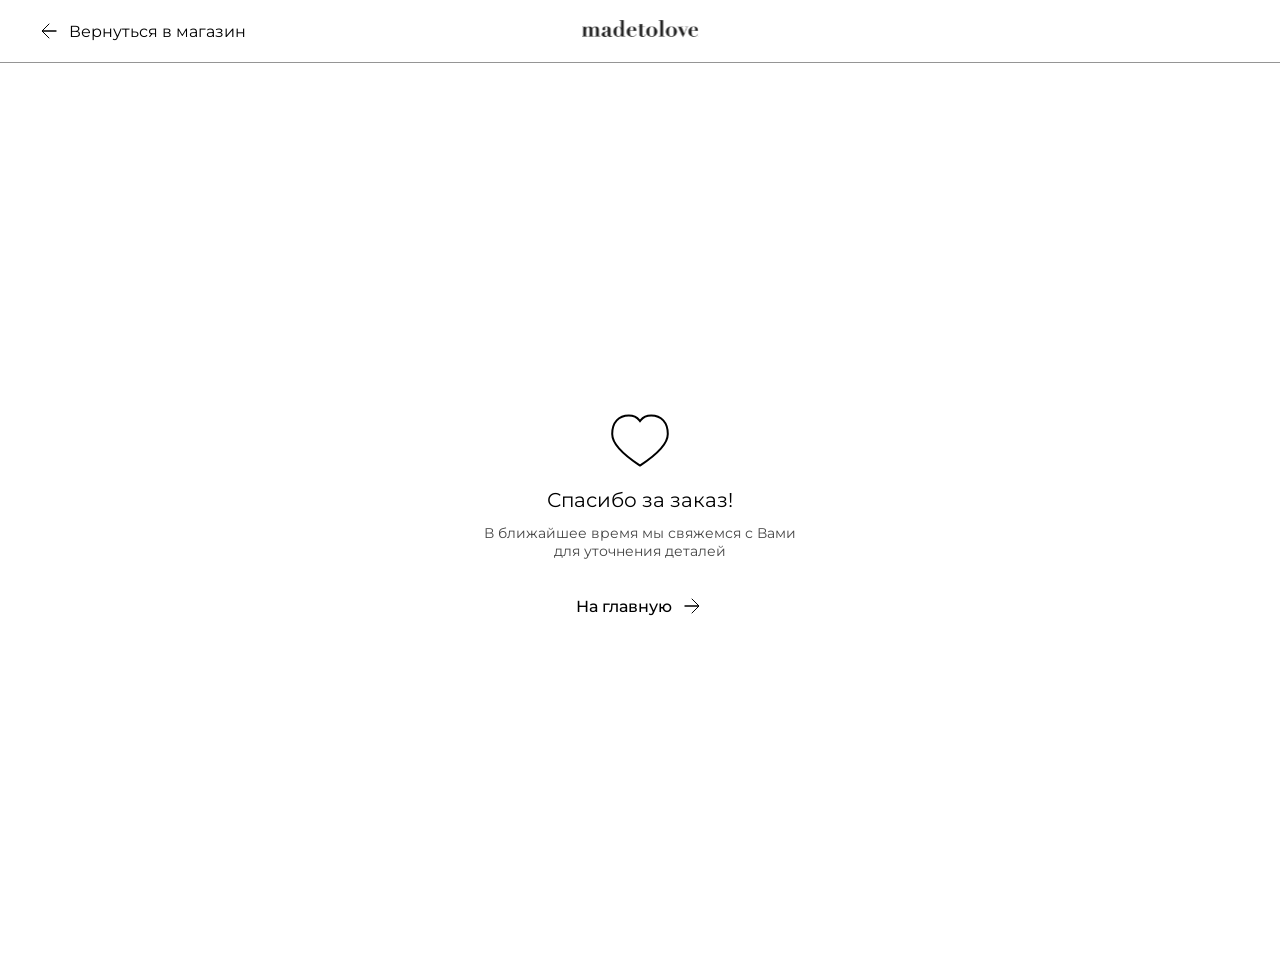
<file: madetolove/thanks.html>
<!DOCTYPE html>
<html lang="ru">
  <head>
    <meta charset="UTF-8" />
    <meta http-equiv="X-UA-Compatible" content="IE=edge" />
    <meta name="viewport" content="width=device-width, initial-scale=1.0" />
    <title>Madetolove - Главная</title>
    <link rel="shortcut icon" href="favicon.png" type="image/png" />
    <link rel="apple-touch-icon" href="favicon.png" />
    <link rel="stylesheet" href="assets/css/style.css" />
  </head>
  <body>
    <header class="order-header">
      <div class="container">
        <a href="/" class="order-header__back">
          <img src="assets/images/icons/arrow-left.svg" alt="arrow" />
          <p>Вернуться в магазин</p>
        </a>

        <a href="/" class="order-header__logo">
          <img src="assets/images/logo.svg" alt="madetolove" />
        </a>
      </div>
    </header>

    <main class="main-order">
      <div class="container">
        <section class="thanks">
          <div class="thanks__content">
              <img src="assets/images/icons/heart-thanks.svg" alt="heart" class="thanks__img" >
              <div class="thanks__title">Спасибо за заказ!</div>
              <p class="thanks__desc">
                В ближайшее время мы свяжемся с Вами 
                для уточнения деталей
              </p>
              <a href="/" class="thanks__link">
                <p>На главную</p>
                <img src="assets/images/icons/arrow-right.svg" alt="arrow" >
            </a>
          </div>
        </section>

        
      </div>
    </main>

    <script src="assets/js/dropdown.js"></script>
    <script src="assets/js/menu.js"></script>
    <script src="assets/js/modal.js"></script>
  </body>
</html>
</file>
<file: assets/styles/css/main.css>
:root {
  --bg: #000;
  --color: #fff;
  --text-1: #B2B2B2;
  --opacity-24: rgba(255, 255, 255, 0.24);
  --opacity-8: rgba(255, 255, 255, 0.08);
  --grey-2: #666;
}

* {
  margin: 0;
  padding: 0;
  -webkit-box-sizing: border-box;
          box-sizing: border-box;
}

html {
  scroll-behavior: smooth;
}

body {
  background-color: var(--bg);
  color: var(--color);
  font-family: "Inter", sans-serif;
  overflow-x: hidden;
}

::-webkit-scrollbar {
  width: 12px;
  height: 10px;
  background-color: #1f1f1f;
}

::-webkit-scrollbar-thumb {
  background-color: #ffffff;
}

.container {
  width: 100% !important;
  max-width: 1320px !important;
  margin: 0 auto !important;
}
@media (max-width: 1420px) {
  .container {
    padding: 0 24px;
  }
}
@media (max-width: 1000px) {
  .container {
    padding: 0 16px;
  }
}

.header {
  position: fixed;
  left: 0;
  top: 0;
  width: 100%;
  height: 84px;
  background-color: #000;
  -webkit-backdrop-filter: saturate(180%) blur(10px);
          backdrop-filter: saturate(180%) blur(10px);
  z-index: 99;
}
@media (max-width: 1000px) {
  .header {
    display: none;
  }
}
.header__wrapper {
  height: 100%;
  display: -webkit-box;
  display: -ms-flexbox;
  display: flex;
  -webkit-box-align: center;
      -ms-flex-align: center;
          align-items: center;
  -webkit-box-pack: justify;
      -ms-flex-pack: justify;
          justify-content: space-between;
}
.header__content {
  display: -webkit-box;
  display: -ms-flexbox;
  display: flex;
  -webkit-box-align: center;
      -ms-flex-align: center;
          align-items: center;
}
.header__nav {
  margin-right: 238px;
}
.header__link {
  color: var(--text-1);
  font-size: 14px;
  font-weight: 500;
  text-decoration: none;
}
.header__link:not(:first-child) {
  margin-left: 40px;
}
.header__btns {
  display: -webkit-box;
  display: -ms-flexbox;
  display: flex;
  -webkit-box-align: center;
      -ms-flex-align: center;
          align-items: center;
}
.header__btn {
  display: -webkit-box;
  display: -ms-flexbox;
  display: flex;
  -webkit-box-align: center;
      -ms-flex-align: center;
          align-items: center;
  color: var(--text-1);
  font-size: 14px;
  font-weight: 400;
  text-decoration: none;
}
.header__btn img {
  margin-right: 6px;
}
.header__btn:not(:first-child) {
  margin-left: 40px;
}
.header__btn:last-child {
  color: var(--color);
  text-shadow: 0px 0px 24px #FFF;
}

.header-mobile {
  position: fixed;
  left: 0;
  top: 0;
  width: 100%;
  height: 68px;
  background-color: #000;
  z-index: 99;
}
@media (min-width: 1000px) {
  .header-mobile {
    display: none;
  }
}
.header-mobile__wrapper {
  height: 100%;
  display: -webkit-box;
  display: -ms-flexbox;
  display: flex;
  -webkit-box-align: center;
      -ms-flex-align: center;
          align-items: center;
  -webkit-box-pack: justify;
      -ms-flex-pack: justify;
          justify-content: space-between;
}
.header-mobile__logo {
  width: 20px;
  height: 20px;
}
.header-mobile__menu {
  display: -webkit-box;
  display: -ms-flexbox;
  display: flex;
  -webkit-box-align: center;
      -ms-flex-align: center;
          align-items: center;
}
.header-mobile__link {
  color: #fff;
  text-shadow: 0px 0px 24px #FFF;
  font-family: Inter;
  font-size: 14px;
  font-style: normal;
  font-weight: 500;
  line-height: normal;
  text-decoration: none;
}
.header-mobile__burger {
  width: 20px;
  height: 20px;
  margin-left: 32px;
}
.header-mobile__burger img {
  width: 20px;
  height: 20px;
}
.header-mobile__close {
  width: 20px;
  height: 20px;
  margin-left: 32px;
  display: none;
}
.header-mobile__close img {
  width: 20px;
  height: 20px;
}

.menu-mobile {
  position: fixed;
  left: -100%;
  top: 66px;
  width: 100%;
  height: calc(100% - 66px);
  background-color: #000;
  z-index: 99;
  -webkit-transition: 0.3s;
  transition: 0.3s;
}
.menu-mobile_open {
  left: 0;
}
@media (min-width: 1000px) {
  .menu-mobile {
    display: none;
  }
}
.menu-mobile__wrapper {
  position: relative;
  width: 100%;
  height: 100%;
}
.menu-mobile__nav {
  margin-top: 120px;
  display: -webkit-box;
  display: -ms-flexbox;
  display: flex;
  -webkit-box-orient: vertical;
  -webkit-box-direction: normal;
      -ms-flex-direction: column;
          flex-direction: column;
}
.menu-mobile__link {
  color: var(--text-1);
  font-family: Roboto Mono;
  font-size: 24px;
  font-style: normal;
  font-weight: 500;
  line-height: normal;
  text-transform: uppercase;
  text-decoration: none;
}
.menu-mobile__link:not(:first-child) {
  margin-top: 32px;
}
.menu-mobile__footer {
  width: calc(100% - 36px);
  position: absolute;
  left: 16px;
  bottom: 164px;
  display: -webkit-box;
  display: -ms-flexbox;
  display: flex;
  -webkit-box-align: center;
      -ms-flex-align: center;
          align-items: center;
  -webkit-box-pack: justify;
      -ms-flex-pack: justify;
          justify-content: space-between;
}
.menu-mobile__footer-links a {
  color: var(--text-1);
  font-family: Inter;
  font-size: 14px;
  font-style: normal;
  font-weight: 500;
  line-height: normal;
  text-decoration: none;
}
.menu-mobile__footer-links a:not(:first-child) {
  margin-left: 40px;
}
.menu-mobile__footer-link {
  display: -webkit-box;
  display: -ms-flexbox;
  display: flex;
  -webkit-box-align: center;
      -ms-flex-align: center;
          align-items: center;
  color: var(--text-1);
  font-family: Inter;
  font-size: 14px;
  font-style: normal;
  font-weight: 400;
  line-height: normal;
  text-decoration: none;
}
.menu-mobile__footer-link img {
  margin-right: 6px;
}

.header-mobile__menu_active .header-mobile__burger {
  display: none;
}
.header-mobile__menu_active .header-mobile__close {
  display: block;
}

main {
  margin-top: 84px;
}

.home {
  height: calc(100vh - 130px);
  min-height: 550px;
}
.home__header {
  height: 43%;
  display: -webkit-box;
  display: -ms-flexbox;
  display: flex;
  -webkit-box-align: end;
      -ms-flex-align: end;
          align-items: flex-end;
}
.home__header-wrapper {
  display: -webkit-box;
  display: -ms-flexbox;
  display: flex;
  -webkit-box-align: center;
      -ms-flex-align: center;
          align-items: center;
  overflow: hidden;
}
@media (max-width: 1420px) {
  .home__header-wrapper {
    -webkit-box-pack: center;
        -ms-flex-pack: center;
            justify-content: center;
  }
}
@media (max-width: 600px) {
  .home__header-wrapper {
    display: none;
  }
}
.home__header-wrapper img {
  width: 256px !important;
  margin-left: -23px !important;
}
@media (max-width: 1420px) {
  .home__header-wrapper img {
    width: 200px;
    margin-left: 0;
  }
}
@media (max-width: 1390px) {
  .home__header-wrapper img {
    margin-right: -40px !important;
  }
}
@media (max-width: 1100px) {
  .home__header-wrapper img {
    width: 190px !important;
  }
}
@media (max-width: 770px) {
  .home__header-wrapper img {
    width: 170px !important;
  }
}
.home__header-mobile-wrapper {
  width: 100%;
  padding-bottom: 32px;
  display: -webkit-box;
  display: -ms-flexbox;
  display: flex;
  -webkit-box-align: center;
      -ms-flex-align: center;
          align-items: center;
  -webkit-box-pack: center;
      -ms-flex-pack: center;
          justify-content: center;
  overflow: hidden;
}
@media (min-width: 600px) {
  .home__header-mobile-wrapper {
    display: none;
  }
}
.home__header-mobile-wrapper img {
  width: 215px !important;
}
.home__header-mobile-img {
  width: 120px;
  height: 120px;
  overflow: hidden;
  display: -webkit-box;
  display: -ms-flexbox;
  display: flex;
  -webkit-box-align: center;
      -ms-flex-align: center;
          align-items: center;
  -webkit-box-pack: center;
      -ms-flex-pack: center;
          justify-content: center;
}
.home__header-title {
  font-family: Roboto Mono;
  font-size: 177px !important;
  font-weight: 700;
  text-transform: uppercase;
  letter-spacing: 7.08px;
  z-index: 2;
}
@media (max-width: 1420px) {
  .home__header-title {
    font-size: 170px !important;
  }
}
@media (max-width: 1355px) {
  .home__header-title {
    font-size: 160px !important;
  }
}
@media (max-width: 1250px) {
  .home__header-title {
    font-size: 150px !important;
  }
}
@media (max-width: 1194px) {
  .home__header-title {
    font-size: 148px !important;
    margin-right: -20px;
  }
}
@media (max-width: 1180px) {
  .home__header-title {
    font-size: 145px !important;
    margin-right: -20px;
  }
}
@media (max-width: 1154px) {
  .home__header-title {
    font-size: 135px !important;
    margin-right: -20px;
  }
}
@media (max-width: 1100px) {
  .home__header-title {
    font-size: 132px !important;
    margin-right: -20px;
  }
}
@media (max-width: 1080px) {
  .home__header-title {
    font-size: 140px !important;
    margin-right: -20px;
  }
}
@media (max-width: 1024px) {
  .home__header-title {
    font-size: 130px !important;
    margin-right: -20px;
  }
}
@media (max-width: 990px) {
  .home__header-title {
    font-size: 100px !important;
    margin-right: -15px;
  }
}
@media (max-width: 811px) {
  .home__header-title {
    font-size: 98px !important;
    margin-right: -15px;
  }
}
@media (max-width: 770px) {
  .home__header-title {
    font-size: 93px !important;
    margin-right: -15px;
  }
}
@media (max-width: 750px) {
  .home__header-title {
    font-size: 80px !important;
    margin-right: -5px;
  }
}
@media (max-width: 680px) {
  .home__header-title {
    font-size: 67px !important;
    margin-right: -10px;
  }
}
.home__header-mobile-title {
  font-family: Roboto Mono;
  font-size: 67px;
  font-weight: 700;
  line-height: 60px;
  letter-spacing: 2.68px;
  text-transform: uppercase;
  z-index: 2;
}
.home__content {
  position: relative;
  width: 100%;
  height: 57%;
  display: -webkit-box;
  display: -ms-flexbox;
  display: flex;
  -webkit-box-align: end;
      -ms-flex-align: end;
          align-items: flex-end;
  background-image: url("../../images/home-full.png");
  background-size: cover;
  background-position: center;
  background-repeat: no-repeat;
}
@media (max-width: 1000px) {
  .home__content {
    -webkit-box-orient: vertical;
    -webkit-box-direction: normal;
        -ms-flex-direction: column;
            flex-direction: column;
    -webkit-box-align: start;
        -ms-flex-align: start;
            align-items: flex-start;
    -webkit-box-pack: end;
        -ms-flex-pack: end;
            justify-content: flex-end;
    padding-bottom: 35px;
  }
}
.home__content canvas {
  opacity: 0.08;
  position: absolute;
  left: 0;
  top: 0;
  width: 100%;
  height: 100%;
  z-index: 1;
}
.home__content-wrapper {
  display: -webkit-box;
  display: -ms-flexbox;
  display: flex;
  -webkit-box-align: end;
      -ms-flex-align: end;
          align-items: flex-end;
  -webkit-box-pack: justify;
      -ms-flex-pack: justify;
          justify-content: space-between;
  z-index: 2;
}
@media (max-width: 1000px) {
  .home__content-wrapper {
    -webkit-box-orient: vertical;
    -webkit-box-direction: normal;
        -ms-flex-direction: column;
            flex-direction: column;
    -webkit-box-align: start;
        -ms-flex-align: start;
            align-items: flex-start;
    -webkit-box-pack: start;
        -ms-flex-pack: start;
            justify-content: flex-start;
  }
}
.home__content-title {
  max-width: 424px;
  margin-bottom: 60px;
  font-family: Roboto Mono;
  font-size: 32px;
  font-weight: 500;
  text-transform: uppercase;
  line-height: normal;
}
@media (max-width: 1420px) {
  .home__content-title {
    max-width: 300px;
    font-size: 24px;
  }
}
@media (max-width: 1000px) {
  .home__content-title {
    max-width: 303px;
    margin-bottom: 0;
    color: var(--basic-1);
    font-family: Roboto Mono;
    font-size: 24px;
    font-style: normal;
    font-weight: 500;
    line-height: normal;
    text-transform: uppercase;
  }
}
.home__content-row {
  display: -webkit-box;
  display: -ms-flexbox;
  display: flex;
  -webkit-box-align: end;
      -ms-flex-align: end;
          align-items: flex-end;
}
@media (max-width: 1000px) {
  .home__content-row {
    -webkit-box-orient: vertical;
    -webkit-box-direction: normal;
        -ms-flex-direction: column;
            flex-direction: column;
    -webkit-box-align: start;
        -ms-flex-align: start;
            align-items: flex-start;
  }
}
.home__content-text {
  max-width: 354px;
  margin-bottom: 64px;
  margin-right: 254px;
  color: var(--text-1);
  font-family: Inter;
  font-size: 20px;
  font-weight: 400;
}
@media (max-width: 1420px) {
  .home__content-text {
    margin-right: 150px;
    max-width: 300px;
    font-size: 16px;
  }
}
@media (max-width: 1000px) {
  .home__content-text {
    margin-top: 32px;
    max-width: 284px;
    margin-bottom: 0;
    font-size: 14px;
    font-style: normal;
    font-weight: 400;
    line-height: normal;
  }
}
.home__content-links {
  margin-bottom: 66px;
}
@media (max-width: 1000px) {
  .home__content-links {
    margin-top: 40px;
    margin-bottom: 0;
  }
}
.home__content-link {
  color: var(--text-1);
  font-size: 14px;
  font-weight: 500;
  text-decoration: none;
}
.home__content-link:not(:first-child) {
  margin-left: 40px;
}

.key-benefits {
  width: 100%;
  height: 581px;
  padding-top: 120px;
}
@media (max-width: 1000px) {
  .key-benefits {
    padding-top: 60px;
    height: auto;
  }
}
.key-benefits__wrapper {
  height: 100%;
  display: -webkit-box;
  display: -ms-flexbox;
  display: flex;
  -webkit-box-pack: justify;
      -ms-flex-pack: justify;
          justify-content: space-between;
}
@media (max-width: 1000px) {
  .key-benefits__wrapper {
    -webkit-box-orient: vertical;
    -webkit-box-direction: normal;
        -ms-flex-direction: column;
            flex-direction: column;
    -webkit-box-pack: start;
        -ms-flex-pack: start;
            justify-content: flex-start;
  }
}
.key-benefits__info {
  width: 39%;
  height: 100%;
  display: -webkit-box;
  display: -ms-flexbox;
  display: flex;
  -webkit-box-orient: vertical;
  -webkit-box-direction: normal;
      -ms-flex-direction: column;
          flex-direction: column;
  -webkit-box-pack: justify;
      -ms-flex-pack: justify;
          justify-content: space-between;
}
@media (max-width: 1000px) {
  .key-benefits__info {
    height: auto;
    width: 100%;
    -webkit-box-orient: horizontal;
    -webkit-box-direction: normal;
        -ms-flex-direction: row;
            flex-direction: row;
    -webkit-box-align: center;
        -ms-flex-align: center;
            align-items: center;
  }
}
.key-benefits__title {
  font-size: 32px;
  font-weight: 500;
  text-transform: uppercase;
  font-family: Roboto Mono;
}
@media (max-width: 1000px) {
  .key-benefits__title {
    font-size: 24px;
  }
}
.key-benefits__num {
  color: var(--opacity-24);
  font-family: Roboto Mono;
  font-size: 20px;
  font-weight: 500;
  text-transform: uppercase;
}
@media (max-width: 1000px) {
  .key-benefits__num {
    font-size: 14px;
  }
}
.key-benefits__cards-wrapper {
  width: 61%;
  display: -webkit-box;
  display: -ms-flexbox;
  display: flex;
}
.key-benefits__cards-wrapper_mobile {
  display: none !important;
}
@media (max-width: 1000px) {
  .key-benefits__cards-wrapper {
    width: 100%;
    margin-top: 32px;
    -webkit-box-orient: vertical;
    -webkit-box-direction: normal;
        -ms-flex-direction: column;
            flex-direction: column;
  }
  .key-benefits__cards-wrapper_desktop {
    display: none !important;
  }
  .key-benefits__cards-wrapper_mobile {
    display: -webkit-box !important;
    display: -ms-flexbox !important;
    display: flex !important;
  }
}
.key-benefits__cards {
  width: 50%;
  display: -webkit-box;
  display: -ms-flexbox;
  display: flex;
  -webkit-box-orient: vertical;
  -webkit-box-direction: normal;
      -ms-flex-direction: column;
          flex-direction: column;
  -webkit-box-pack: justify;
      -ms-flex-pack: justify;
          justify-content: space-between;
}
@media (max-width: 1000px) {
  .key-benefits__cards {
    width: 100%;
    -webkit-box-pack: start;
        -ms-flex-pack: start;
            justify-content: flex-start;
  }
}
@media (max-width: 1000px) {
  .key-benefits__cards:not(:first-child) {
    margin-top: 24px;
  }
}
.key-benefits__card {
  width: 100%;
  height: 93px;
}
@media (max-width: 1000px) {
  .key-benefits__card {
    height: auto;
  }
}
@media (max-width: 1000px) {
  .key-benefits__card:not(:first-child) {
    margin-top: 24px;
  }
}
.key-benefits__card-title {
  font-family: Roboto Mono;
  font-size: 20px;
  font-weight: 500;
  text-transform: uppercase;
}
@media (max-width: 1260px) {
  .key-benefits__card-title {
    font-size: 16px;
  }
}
.key-benefits__card-title span {
  margin-right: 9px;
  color: var(--opacity-24);
  font-size: 14px;
  font-weight: 400;
  text-transform: uppercase;
}
.key-benefits__card-description {
  margin-left: 50px;
  margin-top: 16px;
  color: var(--grey-2);
  font-size: 14px;
  font-weight: 400;
}
@media (max-width: 1260px) {
  .key-benefits__card-description {
    font-size: 12px;
  }
}
@media (max-width: 1000px) {
  .key-benefits__card-description {
    margin-top: 8px;
    font-size: 14px;
  }
  .key-benefits__card-description br {
    display: none;
  }
}

.explore {
  width: 100%;
  padding-top: 120px;
}
@media (max-width: 1000px) {
  .explore {
    padding-top: 64px;
  }
}
.explore__title {
  font-size: 32px;
  font-weight: 500;
  text-transform: uppercase;
  font-family: Roboto Mono;
}
@media (max-width: 1000px) {
  .explore__title {
    margin-left: 16px;
    font-size: 24px;
  }
}
@media (max-width: 1000px) {
  .explore .container {
    padding: 0;
  }
}
.explore__cards {
  margin-top: 32px;
  display: -ms-grid;
  display: grid;
  -ms-grid-columns: 1fr 24px 1fr 24px 1fr 24px 1fr;
  grid-template-columns: 1fr 1fr 1fr 1fr;
  grid-column-gap: 24px;
}
@media (max-width: 1000px) {
  .explore__cards {
    min-width: 100%;
    padding: 0 16px;
    -ms-grid-columns: 300px 16px 300px 16px 300px 16px 300px;
    grid-template-columns: 300px 300px 300px 300px;
    grid-column-gap: 16px;
    overflow-x: auto;
  }
}
.explore__cards::-webkit-scrollbar {
  width: 0;
  height: 0;
}
.explore__card {
  width: 100%;
}

.partners {
  width: 100%;
  padding-top: 120px;
  overflow: hidden;
}
.partners::-webkit-scrollbar {
  display: none;
}
@media (max-width: 1000px) {
  .partners {
    padding-top: 64px;
  }
}
@media (max-width: 1000px) {
  .partners .container {
    padding: 0;
  }
}
@media (max-width: 1000px) {
  .partners__wrapper {
    overflow-x: hidden;
  }
}
.partners__list {
  margin-top: 65px;
  width: 100%;
  height: 150px;
  padding: 0 60px;
  display: -webkit-box;
  display: -ms-flexbox;
  display: flex;
  -webkit-box-align: center;
      -ms-flex-align: center;
          align-items: center;
  -webkit-box-pack: justify;
      -ms-flex-pack: justify;
          justify-content: space-between;
  background-color: var(--opacity-8);
}
@media (max-width: 1200px) {
  .partners__list {
    height: 100px;
  }
}
@media (max-width: 1000px) {
  .partners__list {
    height: 96px;
    margin: 0 auto;
    margin-top: 36px;
    padding-left: 0;
  }
}
.partners__list img:not(:first-child) {
  margin-left: 69px;
}
.partners__list-row {
  display: -webkit-box;
  display: -ms-flexbox;
  display: flex;
  -webkit-box-align: center;
      -ms-flex-align: center;
          align-items: center;
  -webkit-box-pack: justify;
      -ms-flex-pack: justify;
          justify-content: space-between;
  -webkit-animation: marquee 660s infinite linear;
          animation: marquee 660s infinite linear;
  width: -webkit-min-content;
  width: -moz-min-content;
  width: min-content;
}
@-webkit-keyframes marquee {
  0% {
    -webkit-transform: translateX(0);
            transform: translateX(0);
  }
  100% {
    -webkit-transform: translateX(-100%);
            transform: translateX(-100%);
  }
}
@keyframes marquee {
  0% {
    -webkit-transform: translateX(0);
            transform: translateX(0);
  }
  100% {
    -webkit-transform: translateX(-100%);
            transform: translateX(-100%);
  }
}
.partners__title {
  font-size: 32px;
  font-weight: 500;
  text-transform: uppercase;
  font-family: Roboto Mono;
}
@media (max-width: 1000px) {
  .partners__title {
    margin-left: 16px;
    font-size: 24px;
  }
}

.roadmap {
  padding-top: 120px;
  width: 100%;
}
.roadmap__wrapper img {
  width: 100%;
}

.questions {
  position: relative;
  width: 100%;
  height: 570px;
  padding-top: 120px;
  z-index: 10;
}
@media (max-width: 1000px) {
  .questions {
    padding-top: 64px;
    height: auto;
  }
}
.questions__wrapper {
  height: 100%;
  display: -webkit-box;
  display: -ms-flexbox;
  display: flex;
  -webkit-box-pack: justify;
      -ms-flex-pack: justify;
          justify-content: space-between;
}
@media (max-width: 1200px) {
  .questions__wrapper {
    -webkit-box-orient: vertical;
    -webkit-box-direction: normal;
        -ms-flex-direction: column;
            flex-direction: column;
    -webkit-box-pack: start;
        -ms-flex-pack: start;
            justify-content: flex-start;
  }
}
.questions__info {
  width: 39%;
  height: 100%;
  display: -webkit-box;
  display: -ms-flexbox;
  display: flex;
  -webkit-box-orient: vertical;
  -webkit-box-direction: normal;
      -ms-flex-direction: column;
          flex-direction: column;
  -webkit-box-pack: justify;
      -ms-flex-pack: justify;
          justify-content: space-between;
}
@media (max-width: 1200px) {
  .questions__info {
    width: 100%;
  }
}
@media (max-width: 1000px) {
  .questions__info {
    display: -webkit-box;
    display: -ms-flexbox;
    display: flex;
    -webkit-box-orient: horizontal;
    -webkit-box-direction: normal;
        -ms-flex-direction: row;
            flex-direction: row;
    -webkit-box-align: center;
        -ms-flex-align: center;
            align-items: center;
  }
}
.questions__title {
  max-width: 308px;
  font-family: Roboto Mono;
  font-size: 32px;
  font-weight: 500;
  text-transform: uppercase;
}
@media (max-width: 1000px) {
  .questions__title {
    max-width: 200px;
    font-size: 24px;
  }
}
.questions__more {
  display: -webkit-box;
  display: -ms-flexbox;
  display: flex;
  -webkit-box-align: center;
      -ms-flex-align: center;
          align-items: center;
  color: var(--grey-2);
  font-size: 14px;
  font-weight: 400;
}
.questions__more img {
  margin-left: 2px;
}
.questions__questions {
  width: 61%;
  height: 100%;
  display: -webkit-box;
  display: -ms-flexbox;
  display: flex;
  -webkit-box-orient: vertical;
  -webkit-box-direction: normal;
      -ms-flex-direction: column;
          flex-direction: column;
  -webkit-box-align: end;
      -ms-flex-align: end;
          align-items: flex-end;
}
@media (max-width: 1200px) {
  .questions__questions {
    width: 100%;
    margin-top: 24px;
    -webkit-box-align: start;
        -ms-flex-align: start;
            align-items: flex-start;
  }
}
@media (max-width: 1000px) {
  .questions__questions {
    -webkit-box-align: end;
        -ms-flex-align: end;
            align-items: flex-end;
  }
}
.questions__question {
  -webkit-user-select: none;
     -moz-user-select: none;
      -ms-user-select: none;
          user-select: none;
  width: 760px;
  padding: 24px 0;
  border-bottom: 1px solid var(--opacity-24);
  -webkit-transition: 0.3s;
  transition: 0.3s;
}
@media (max-width: 1200px) {
  .questions__question {
    width: 100%;
  }
}
@media (max-width: 1000px) {
  .questions__question {
    width: 80%;
  }
}
.questions__question:first-child {
  border-top: 1px solid var(--opacity-24);
}
.questions__question-header {
  width: 100%;
  display: -webkit-box;
  display: -ms-flexbox;
  display: flex;
  -webkit-box-align: center;
      -ms-flex-align: center;
          align-items: center;
  -webkit-box-pack: justify;
      -ms-flex-pack: justify;
          justify-content: space-between;
  cursor: pointer;
  -webkit-user-select: none;
     -moz-user-select: none;
      -ms-user-select: none;
          user-select: none;
}
.questions__question-header img {
  width: 24px;
}
.questions__question-plus {
  display: block;
}
.questions__question-minus {
  display: none;
}
.questions__question_active .questions__question-plus {
  display: none;
}
.questions__question_active .questions__question-minus {
  display: block;
}
.questions__question-title {
  font-family: Roboto Mono;
  font-size: 20px;
  font-weight: 500;
  text-transform: uppercase;
}
@media (max-width: 1000px) {
  .questions__question-title {
    font-size: 16px;
  }
}
.questions__question-text {
  display: none;
  width: calc(100% - 24px);
  margin-top: 12px;
  color: var(--grey-2);
  font-size: 14px;
  font-weight: 400;
}
@media (max-width: 1200px) {
  .questions__question-text {
    max-width: 450px;
  }
}
.questions__question_active .questions__question-text {
  display: block;
}

.footer {
  position: relative;
  width: 100%;
  height: 340px;
  overflow: hidden;
}
@media (max-width: 1000px) {
  .footer {
    display: none;
  }
}
.footer__animation {
  width: 100%;
  display: -webkit-box;
  display: -ms-flexbox;
  display: flex;
  -webkit-box-pack: center;
      -ms-flex-pack: center;
          justify-content: center;
}
.footer__animation img {
  position: absolute;
  top: 60px;
  left: 50%;
  -webkit-transform: translateX(-50%);
          transform: translateX(-50%);
  width: 450px;
}
.footer__footer {
  position: absolute;
  bottom: 0;
  left: 0;
  width: 100%;
  height: 80px;
  background-color: #000;
  border-top: 1px solid rgba(255, 255, 255, 0.08);
  z-index: 9;
}
.footer__wrapper {
  height: 100%;
  display: -webkit-box;
  display: -ms-flexbox;
  display: flex;
  -webkit-box-align: center;
      -ms-flex-align: center;
          align-items: center;
  -webkit-box-pack: justify;
      -ms-flex-pack: justify;
          justify-content: space-between;
}
.footer__footer-group {
  display: -webkit-box;
  display: -ms-flexbox;
  display: flex;
  -webkit-box-align: center;
      -ms-flex-align: center;
          align-items: center;
}
.footer__footer-logo {
  width: 115px;
  margin-right: 44px;
}
.footer__footer-text {
  color: var(--grey-2);
  font-size: 14px;
  font-weight: 400;
  text-decoration: none;
}
.footer__footer-links {
  margin-left: -250px;
}
.footer__footer-link {
  display: -webkit-box;
  display: -ms-flexbox;
  display: flex;
  -webkit-box-align: center;
      -ms-flex-align: center;
          align-items: center;
  text-decoration: none;
  color: var(--text-1);
  font-size: 14px;
  font-weight: 500;
}
.footer__footer-link:not(:first-child) {
  margin-left: 40px;
}

.footer-mobile {
  width: 100%;
  height: 377px;
  display: -webkit-box;
  display: -ms-flexbox;
  display: flex;
  -webkit-box-orient: vertical;
  -webkit-box-direction: normal;
      -ms-flex-direction: column;
          flex-direction: column;
  -webkit-box-pack: end;
      -ms-flex-pack: end;
          justify-content: flex-end;
}
@media (min-width: 1000px) {
  .footer-mobile {
    display: none;
  }
}
.footer-mobile__wrapper {
  position: relative;
}
.footer-mobile__amimation {
  width: 250px;
  height: 260px;
  overflow: hidden;
  position: absolute;
  left: 50%;
  bottom: 20px;
  -webkit-transform: translateX(-50%);
          transform: translateX(-50%);
  z-index: -1;
  display: -webkit-box;
  display: -ms-flexbox;
  display: flex;
  -webkit-box-pack: center;
      -ms-flex-pack: center;
          justify-content: center;
  -webkit-box-align: center;
      -ms-flex-align: center;
          align-items: center;
}
.footer-mobile__amimation img {
  width: 470px;
}
.footer-mobile__content {
  background-color: #000;
  padding-top: 32px;
}
.footer-mobile__row {
  width: 100%;
  display: -webkit-box;
  display: -ms-flexbox;
  display: flex;
  -webkit-box-align: center;
      -ms-flex-align: center;
          align-items: center;
  -webkit-box-pack: justify;
      -ms-flex-pack: justify;
          justify-content: space-between;
}
.footer-mobile__link {
  color: var(--text-1);
  font-family: Inter;
  font-size: 14px;
  font-style: normal;
  font-weight: 500;
  line-height: normal;
  text-decoration: none;
}
.footer-mobile__link:not(:first-child) {
  margin-left: 40px;
}
.footer-mobile__policy {
  display: -webkit-box;
  display: -ms-flexbox;
  display: flex;
  -webkit-box-align: center;
      -ms-flex-align: center;
          align-items: center;
  text-decoration: none;
  color: var(--grey-2);
  font-family: Inter;
  font-size: 14px;
  font-style: normal;
  font-weight: 400;
  line-height: normal;
}
.footer-mobile__policy img {
  width: 16px;
  height: 16px;
  margin-left: 2px;
}
.footer-mobile__bottom {
  margin-top: 32px;
}
.footer-mobile__logo {
  width: 115px;
}
.footer-mobile__cop {
  margin-top: 15px;
  padding-bottom: 33px;
  color: var(--grey-2);
  font-family: Inter;
  font-size: 14px;
  font-style: normal;
  font-weight: 400;
  line-height: normal;
}
</file>
<file: madetolove/assets/css/style.css>
@charset "UTF-8";
@import url("https://fonts.googleapis.com/css2?family=Montserrat:wght@100;200;300;400;500;600;700;800;900&display=swap");
* {
  padding: 0;
  margin: 0;
  -webkit-box-sizing: border-box;
          box-sizing: border-box;
  outline: none;
  -webkit-box-shadow: none;
          box-shadow: none;
  border-radius: 0;
}

html {
  scroll-behavior: smooth;
}

body {
  background-color: #fff;
  color: #000;
  font-family: "Montserrat", sans-serif;
}

.no-scroll {
  overflow: hidden;
}

.hidden {
  display: none !important;
}

/* полоса прокрутки (скроллбар) */
::-webkit-scrollbar {
  width: 16px;
  background: #000000;
}

/* ползунок скроллбара */
::-webkit-scrollbar-thumb {
  background-color: #ffffff;
  border: 3px solid #000000;
  border-radius: 3px;
}

button,
input {
  -webkit-box-shadow: none;
          box-shadow: none;
  border: none;
  border-radius: 0;
  -webkit-tap-highlight-color: rgba(255, 255, 255, 0);
  -webkit-tap-highlight-color: transparent;
}

button {
  cursor: pointer;
}

input,
input:before,
input:after {
  -webkit-user-select: initial;
  -moz-user-select: initial;
  -ms-user-select: initial;
  user-select: initial;
}

.container {
  position: relative;
  width: 100%;
  margin: 0 auto;
}

.Apple-tab-span {
  display: none;
}

.header {
  position: fixed;
  top: 0;
  left: 0;
  width: 100%;
  background-color: #fff;
  border-bottom: 1px solid #959595;
  z-index: 100;
}
.header .container {
  display: -webkit-box;
  display: -ms-flexbox;
  display: flex;
  -webkit-box-align: center;
      -ms-flex-align: center;
          align-items: center;
}
.header .container .header__section {
  width: 25%;
  height: 63px;
  display: -webkit-box;
  display: -ms-flexbox;
  display: flex;
  -webkit-box-align: center;
      -ms-flex-align: center;
          align-items: center;
}
.header .container .header__section:first-child {
  border-right: none;
}
.header .container .header__section .header__section-50 {
  width: 50%;
  height: 63px;
  display: -webkit-box;
  display: -ms-flexbox;
  display: flex;
  -webkit-box-pack: center;
      -ms-flex-pack: center;
          justify-content: center;
  -webkit-box-align: center;
      -ms-flex-align: center;
          align-items: center;
  border-right: 1px solid #959595;
}
.header .container .header__section .header__section-last {
  border-right: 0;
}
.header .container .header__section .header__section-100 {
  width: 100%;
  height: 63px;
  display: -webkit-box;
  display: -ms-flexbox;
  display: flex;
  -webkit-box-pack: center;
      -ms-flex-pack: center;
          justify-content: center;
  -webkit-box-align: center;
      -ms-flex-align: center;
          align-items: center;
}
.header .container .header__section a {
  display: -webkit-box;
  display: -ms-flexbox;
  display: flex;
  color: #000;
  text-decoration: none;
  font-weight: 400;
}
.header .container .header__section .header__logo {
  max-width: 120px;
}
.header .container .header__section .header__nav-link {
  cursor: pointer;
  -webkit-user-select: none;
     -moz-user-select: none;
      -ms-user-select: none;
          user-select: none;
}
.header .container .header__section .header__nav-link p {
  font-size: 16px;
}
.header .container .header__section .header__nav-link img {
  margin-left: 9.5px;
  -webkit-transition: 0.3s;
  -o-transition: 0.3s;
  transition: 0.3s;
}
.header .container .header__section .header__nav-link-cities {
  position: relative;
  background-color: #fff;
}
.header .container .header__section .header__nav-link-cities .header__nav-link__cities {
  width: 100%;
  height: auto;
  padding: 0 18px;
  position: absolute;
  left: 0;
  top: -128px;
  background-color: #ffffff;
  -webkit-transition: 0.3s;
  -o-transition: 0.3s;
  transition: 0.3s;
  z-index: -9;
}
.header .container .header__section .header__nav-link-cities .header__nav-link__cities .header__nav-link__city {
  width: 100%;
  padding: 18px 0;
  border-bottom: 1px solid #e8e8e8;
}
.header .container .header__section .header__nav-link-cities .header__nav-link__cities .header__nav-link__city .header__nav-link__radio {
  min-width: 20px;
  min-height: 20px;
  border: 1px solid #e8e8e8;
  border-radius: 50px;
}
.header .container .header__section .header__nav-link-cities .header__nav-link__cities .header__nav-link__city p {
  margin-left: 7px;
  font-weight: normal;
  font-size: 16px;
  color: #000000;
}
.header .container .header__section .header__nav-link-cities .header__nav-link__cities .header__nav-link__city-active .header__nav-link__radio {
  min-width: 20px;
  min-height: 20px;
  max-width: 20px;
  max-height: 20px;
  display: -webkit-box;
  display: -ms-flexbox;
  display: flex;
  -webkit-box-pack: center;
      -ms-flex-pack: center;
          justify-content: center;
  -webkit-box-align: center;
      -ms-flex-align: center;
          align-items: center;
  border: 1px solid #000000;
  border-radius: 50px;
}
.header .container .header__section .header__nav-link-cities .header__nav-link__cities .header__nav-link__city-active .header__nav-link__radio span {
  min-width: 10px;
  min-height: 10px;
  max-width: 10px;
  max-height: 10px;
  border-radius: 50px;
  background-color: #000;
}
.header .container .header__section .header__nav-link-cities .dropdown-wrapper_open {
  top: 64px;
}
.header .container .header__section .drop-img-active img {
  -webkit-transform: rotate(180deg);
      -ms-transform: rotate(180deg);
          transform: rotate(180deg);
}
.header .container .header__section .header__tel img {
  margin-right: 9.65px;
}
.header .container .header__section .header__tel p {
  font-size: 16px;
}
.header .container .header__section .header__icon {
  width: 50%;
  display: -webkit-box;
  display: -ms-flexbox;
  display: flex;
  -webkit-box-pack: center;
      -ms-flex-pack: center;
          justify-content: center;
  -webkit-box-align: center;
      -ms-flex-align: center;
          align-items: center;
  border-left: 1px solid #959595;
  -webkit-user-select: none;
     -moz-user-select: none;
      -ms-user-select: none;
          user-select: none;
}
.header .container .header__section .header__icon:nth-child(2n+1) {
  border-left: none;
}
.header .container .header__section .header__icon-cart {
  position: relative;
  cursor: pointer;
}
.header .container .header__section .header__icon-cart .header__icon-length {
  position: absolute;
  top: 50%;
  left: 50%;
  -webkit-transform: translate(-50%, -50%);
      -ms-transform: translate(-50%, -50%);
          transform: translate(-50%, -50%);
  margin-top: 2px;
  margin-left: -0.5px;
  font-size: 10px;
}
.header .container .header__3 {
  border-right: 1px solid #959595;
}
.header .header__mobile {
  display: none;
}

main {
  margin-top: 64px;
  min-height: calc(100vh - 128px);
}

.main-order {
  margin-top: 0;
}

.modal__filter {
  position: fixed;
  width: 100%;
  height: 100%;
  background: rgba(0, 0, 0, 0.32);
  z-index: -1;
  opacity: 0;
}

.cart {
  position: fixed;
  left: 100%;
  width: 100%;
  height: 100%;
  min-height: 600px;
  display: -webkit-box;
  display: -ms-flexbox;
  display: flex;
  -webkit-box-pack: end;
      -ms-flex-pack: end;
          justify-content: flex-end;
  color: #000;
  z-index: 99;
  -webkit-transition: 0.2s;
  -o-transition: 0.2s;
  transition: 0.2s;
}
.cart .cart__content {
  position: relative;
  width: 37.5%;
  height: 100%;
  background-color: #fff;
}
.cart .cart__content .cart__header {
  margin-top: 64px;
  width: 100%;
  height: 64px;
  padding-left: 16px;
  padding-right: 22px;
  display: -webkit-box;
  display: -ms-flexbox;
  display: flex;
  -webkit-box-align: center;
      -ms-flex-align: center;
          align-items: center;
  -webkit-box-pack: justify;
      -ms-flex-pack: justify;
          justify-content: space-between;
  border-bottom: 1px solid #959595;
}
.cart .cart__content .cart__header .cart__header-title {
  font-size: 20px;
}
.cart .cart__content .cart__header .cart__header-btns {
  display: -webkit-box;
  display: -ms-flexbox;
  display: flex;
  -webkit-box-align: center;
      -ms-flex-align: center;
          align-items: center;
}
.cart .cart__content .cart__header .cart__header-btns .cart__header-clear {
  padding-right: 16px;
  background-color: transparent;
  border-right: 1px solid #e8e8e8;
  font-size: 14px;
  color: #fe3327;
}
.cart .cart__content .cart__header .cart__header-btns .cart__header-close {
  margin-left: 16px;
  width: 24px;
  height: 24px;
  background-color: transparent;
  background-image: url(../images/icons/x.svg);
  background-size: contain;
  background-repeat: no-repeat;
  background-position: center;
}
.cart .cart__content .cart__none-content {
  margin-top: 87px;
  max-width: 95%;
  text-align: center;
  font-weight: normal;
  font-size: 16px;
  color: #000000;
}
.cart .cart__content .cart__cards {
  width: 100%;
  height: calc(100% - 248px);
  display: -webkit-box;
  display: -ms-flexbox;
  display: flex;
  -webkit-box-orient: vertical;
  -webkit-box-direction: normal;
      -ms-flex-direction: column;
          flex-direction: column;
  overflow-y: scroll;
}
.cart .cart__content .cart__cards::-webkit-scrollbar {
  width: 0px;
  background: #000000;
}
.cart .cart__content .cart__cards .cart__card {
  width: 100%;
  height: 179px;
  display: -webkit-box;
  display: -ms-flexbox;
  display: flex;
  border-bottom: 1px solid #959595;
}
.cart .cart__content .cart__cards .cart__card .cart__card-left {
  width: 33.3333333333%;
  height: 167px;
  margin-top: 11px;
  display: -webkit-box;
  display: -ms-flexbox;
  display: flex;
  -webkit-box-pack: end;
      -ms-flex-pack: end;
          justify-content: flex-end;
  background-size: contain;
  background-position: bottom;
  background-repeat: no-repeat;
}
.cart .cart__content .cart__cards .cart__card .cart__card-left .cart__card-fav {
  width: 23px;
  height: 23px;
  margin-top: 1px;
  margin-right: 10px;
  background-color: transparent;
  background-image: url(../images/icons/heart.svg);
  background-size: contain;
  background-repeat: no-repeat;
  background-position: center;
}
.cart .cart__content .cart__cards .cart__card .cart__card-left .cart__card-fav_active {
  background-image: url(../images/icons/heart-red.svg);
}
.cart .cart__content .cart__cards .cart__card .cart__card-right {
  width: 66.6666666667%;
  height: 179px;
  border-left: 1px solid #959595;
  padding-left: 16px;
  padding-right: 20px;
  padding-top: 18px;
  padding-bottom: 15px;
  display: -webkit-box;
  display: -ms-flexbox;
  display: flex;
  -webkit-box-orient: vertical;
  -webkit-box-direction: normal;
      -ms-flex-direction: column;
          flex-direction: column;
  -webkit-box-pack: justify;
      -ms-flex-pack: justify;
          justify-content: space-between;
}
.cart .cart__content .cart__cards .cart__card .cart__card-right .cart__card-top .cart__card-title {
  display: -webkit-box;
  display: -ms-flexbox;
  display: flex;
  -webkit-box-align: center;
      -ms-flex-align: center;
          align-items: center;
  -webkit-box-pack: justify;
      -ms-flex-pack: justify;
          justify-content: space-between;
}
.cart .cart__content .cart__cards .cart__card .cart__card-right .cart__card-top .cart__card-title p {
  width: 85%;
  max-width: 282px;
  font-size: 16px;
  font-weight: 500;
}
.cart .cart__content .cart__cards .cart__card .cart__card-right .cart__card-top .cart__card-title button {
  width: 25px;
  height: 25px;
  background-color: transparent;
  background-image: url(../images/icons/remove.svg);
  background-size: contain;
  background-position: center;
  background-repeat: no-repeat;
}
.cart .cart__content .cart__cards .cart__card .cart__card-right .cart__card-top .cart__card-subtitle {
  margin-top: 8px;
  width: 85%;
  max-width: 292px;
  max-height: 44px;
  overflow: hidden;
  font-size: 12px;
  color: #818181;
}
.cart .cart__content .cart__cards .cart__card .cart__card-right .cart__card-bottom {
  display: -webkit-box;
  display: -ms-flexbox;
  display: flex;
  -webkit-box-pack: justify;
      -ms-flex-pack: justify;
          justify-content: space-between;
  -webkit-box-align: center;
      -ms-flex-align: center;
          align-items: center;
}
.cart .cart__content .cart__cards .cart__card .cart__card-right .cart__card-bottom .cart__card-bottom-left .cart__card-price-dis {
  font-size: 12px;
  -webkit-text-decoration-line: line-through;
          text-decoration-line: line-through;
  color: #818181;
}
.cart .cart__content .cart__cards .cart__card .cart__card-right .cart__card-bottom .cart__card-bottom-left .cart__card-price-active {
  margin-top: 2px;
  font-size: 16px;
  color: #000;
}
.cart .cart__content .cart__cards .cart__card .cart__card-right .cart__card-bottom .cart__card-bottom-right {
  display: -webkit-box;
  display: -ms-flexbox;
  display: flex;
  -webkit-box-align: center;
      -ms-flex-align: center;
          align-items: center;
}
.cart .cart__content .cart__cards .cart__card .cart__card-right .cart__card-bottom .cart__card-bottom-right .cart__card-button {
  width: 13px;
  height: 13px;
  background-size: contain;
  background-position: center;
  background-repeat: no-repeat;
  background-image: url(../images/icons/arrow-bottom.svg);
  cursor: pointer;
}
.cart .cart__content .cart__cards .cart__card .cart__card-right .cart__card-bottom .cart__card-bottom-right .cart__card-dec {
  -webkit-transform: rotate(90deg);
      -ms-transform: rotate(90deg);
          transform: rotate(90deg);
}
.cart .cart__content .cart__cards .cart__card .cart__card-right .cart__card-bottom .cart__card-bottom-right .cart__card-inc {
  -webkit-transform: rotate(-90deg);
      -ms-transform: rotate(-90deg);
          transform: rotate(-90deg);
}
.cart .cart__content .cart__cards .cart__card .cart__card-right .cart__card-bottom .cart__card-bottom-right .cart__card-number {
  font-size: 16px;
  margin: 0 25px;
}
.cart .cart__content .cart__footer {
  display: -webkit-box;
  display: -ms-flexbox;
  display: flex;
  -webkit-box-orient: vertical;
  -webkit-box-direction: normal;
      -ms-flex-direction: column;
          flex-direction: column;
}
.cart .cart__content .cart__footer .cart__footer-top {
  display: -webkit-box;
  display: -ms-flexbox;
  display: flex;
}
.cart .cart__content .cart__footer .cart__footer-top .cart__footer-top-btn {
  width: 50%;
  height: 56px;
  padding: 15px 18px;
  display: -webkit-box;
  display: -ms-flexbox;
  display: flex;
  -webkit-box-align: center;
      -ms-flex-align: center;
          align-items: center;
  -webkit-box-pack: justify;
      -ms-flex-pack: justify;
          justify-content: space-between;
  border: 1px solid #959595;
}
.cart .cart__content .cart__footer .cart__footer-top .cart__footer-top-btn:last-child {
  border-left: none;
}
.cart .cart__content .cart__footer .cart__footer-top .cart__footer-top-btn input {
  width: 80%;
  font-weight: 500;
  font-size: 16px;
  color: #000000;
  font-family: "Montserrat", sans-serif;
}
.cart .cart__content .cart__footer .cart__footer-top .cart__footer-top-btn input::-webkit-input-placeholder {
  font-weight: 500;
  font-size: 16px;
  color: #000000;
  font-family: "Montserrat", sans-serif;
}
.cart .cart__content .cart__footer .cart__footer-top .cart__footer-top-btn input::-moz-placeholder {
  font-weight: 500;
  font-size: 16px;
  color: #000000;
  font-family: "Montserrat", sans-serif;
}
.cart .cart__content .cart__footer .cart__footer-top .cart__footer-top-btn input:-ms-input-placeholder {
  font-weight: 500;
  font-size: 16px;
  color: #000000;
  font-family: "Montserrat", sans-serif;
}
.cart .cart__content .cart__footer .cart__footer-top .cart__footer-top-btn input::-ms-input-placeholder {
  font-weight: 500;
  font-size: 16px;
  color: #000000;
  font-family: "Montserrat", sans-serif;
}
.cart .cart__content .cart__footer .cart__footer-top .cart__footer-top-btn input::placeholder {
  font-weight: 500;
  font-size: 16px;
  color: #000000;
  font-family: "Montserrat", sans-serif;
}
.cart .cart__content .cart__footer .cart__footer-top .cart__footer-top-btn p {
  font-weight: 500;
  font-size: 16px;
  color: #000000;
}
.cart .cart__content .cart__footer .cart__footer-top a.cart__footer-top-btn {
  text-decoration: none;
}
.cart .cart__content .cart__footer .cart__footer-top a.cart__footer-top-btn p {
  font-size: 16px;
  font-weight: normal;
  color: #000000;
}
.cart .cart__content .cart__footer .cart__footer-bottom {
  width: 100%;
  height: 64px;
  display: -webkit-box;
  display: -ms-flexbox;
  display: flex;
  -webkit-box-pack: center;
      -ms-flex-pack: center;
          justify-content: center;
  -webkit-box-align: center;
      -ms-flex-align: center;
          align-items: center;
  background-color: #000000;
  color: #ffffff;
  font-size: 20px;
  font-weight: normal;
  text-decoration: none;
}

.modal__filter-open {
  opacity: 1;
  -webkit-transition: 2s;
  -o-transition: 2s;
  transition: 2s;
}

.modal-open {
  top: 0;
  left: 0;
}

.dropdown-wrapper {
  width: 100%;
  height: 100vh;
  max-height: 100vh;
  position: fixed;
  top: -10064px;
  display: -webkit-box;
  display: -ms-flexbox;
  display: flex;
  -ms-flex-wrap: wrap;
      flex-wrap: wrap;
  z-index: 9;
  -webkit-transition: 0.3s;
  -o-transition: 0.3s;
  transition: 0.3s;
}
.dropdown-wrapper .dropdown {
  width: 25%;
  max-height: 512px;
  padding-top: 20px;
  padding-left: 20px;
  background-color: #fff;
  border-right: 1px solid #959595;
  overflow-y: scroll;
  z-index: 10;
}
.dropdown-wrapper .dropdown::-webkit-scrollbar {
  width: 0;
}
.dropdown-wrapper .dropdown .dropdown__group:not(:first-child) {
  margin-top: 32px;
}
.dropdown-wrapper .dropdown .dropdown__title {
  color: #000;
  font-size: 14px;
  font-weight: 500;
}
.dropdown-wrapper .dropdown .dropdown__links {
  margin-top: 16px;
}
.dropdown-wrapper .dropdown .dropdown__links .dropdown__link {
  display: -webkit-box;
  display: -ms-flexbox;
  display: flex;
  -webkit-box-align: center;
      -ms-flex-align: center;
          align-items: center;
  text-decoration: none;
  font-size: 14px;
  font-weight: 400;
  color: #464646;
}
.dropdown-wrapper .dropdown .dropdown__links .dropdown__link:hover {
  color: #000;
}
.dropdown-wrapper .dropdown .dropdown__links .dropdown__link:hover img {
  display: block;
}
.dropdown-wrapper .dropdown .dropdown__links .dropdown__link:not(:first-child) {
  margin-top: 16px;
}
.dropdown-wrapper .dropdown .dropdown__links .dropdown__link img {
  margin-left: 10px;
  max-width: 16px;
  display: none;
}
.dropdown-wrapper .dropdown .dropdown__links .dropdown__link ul {
  margin-top: 10px;
  list-style: none;
}
.dropdown-wrapper .dropdown .dropdown__links .dropdown__link ul li {
  padding: 5px 0;
}
.dropdown-wrapper .dropdown .dropdown__links .dropdown__link__open-drop {
  cursor: pointer;
  -webkit-transition: 0.3s;
  -o-transition: 0.3s;
  transition: 0.3s;
}
.dropdown-wrapper .dropdown .dropdown__links .dropdown__link__open-drop img {
  -webkit-transition: 0.3s;
  -o-transition: 0.3s;
  transition: 0.3s;
}
.dropdown-wrapper .dropdown .dropdown__links .dropdown__link__open-drop li {
  display: none;
}
.dropdown-wrapper .dropdown-card {
  width: 25%;
  max-height: 512px;
  padding: 20px;
  background-color: #fff;
  border-right: 1px solid #959595;
}
.dropdown-wrapper .dropdown-card:last-child {
  border-right: none;
}
.dropdown-wrapper .dropdown-card a {
  text-decoration: none;
  color: #000;
}
.dropdown-wrapper .dropdown-card .dropdown-card__bg {
  width: 100%;
  height: 100%;
  background-size: cover;
  background-position: center;
  background-repeat: no-repeat;
}
.dropdown-wrapper .dropdown-card .dropdown-card__bg .dropdown-card__hover {
  width: 100%;
  height: 100%;
  display: -webkit-box;
  display: -ms-flexbox;
  display: flex;
  -webkit-box-pack: center;
      -ms-flex-pack: center;
          justify-content: center;
  -webkit-box-align: center;
      -ms-flex-align: center;
          align-items: center;
  background-color: rgba(255, 255, 255, 0.56);
  opacity: 0;
  -webkit-transition: 0.3s;
  -o-transition: 0.3s;
  transition: 0.3s;
}
.dropdown-wrapper .dropdown-card .dropdown-card__bg .dropdown-card__hover:hover {
  opacity: 1;
}
.dropdown-wrapper .dropdown-card .dropdown-card__bg .dropdown-card__hover .dropdown-card__title {
  font-size: 24px;
  font-weight: 500;
}

.dropdown-wrapper[data-dropdown=city] {
  width: 100%;
}
.dropdown-wrapper[data-dropdown=city] .dropdown {
  width: 25%;
  height: 512px;
  padding-top: 20px;
  padding-left: 20px;
  border-left: 1px solid #959595;
}
.dropdown-wrapper[data-dropdown=city] .dropdown .dropdown__group:not(:first-child) {
  margin-top: 32px;
}
.dropdown-wrapper[data-dropdown=city] .dropdown .dropdown__title {
  color: #000;
  font-size: 14px;
  font-weight: 500;
}
.dropdown-wrapper[data-dropdown=city] .dropdown .dropdown__links {
  margin-top: 16px;
}
.dropdown-wrapper[data-dropdown=city] .dropdown .dropdown__links .dropdown__link {
  display: -webkit-box;
  display: -ms-flexbox;
  display: flex;
  -webkit-box-orient: vertical;
  -webkit-box-direction: normal;
      -ms-flex-direction: column;
          flex-direction: column;
  text-decoration: none;
  font-weight: 400;
  color: #464646;
}
.dropdown-wrapper[data-dropdown=city] .dropdown .dropdown__links .dropdown__link:not(:first-child) {
  margin-top: 16px;
}
.dropdown-wrapper[data-dropdown=city] .dropdown .dropdown__links .dropdown__link img {
  margin-left: 10px;
  -webkit-transform: rotate(-90deg);
      -ms-transform: rotate(-90deg);
          transform: rotate(-90deg);
}
.dropdown-wrapper[data-dropdown=city] .dropdown .dropdown__links .dropdown__link__open-drop {
  cursor: pointer;
  -webkit-transition: 0.3s;
  -o-transition: 0.3s;
  transition: 0.3s;
}
.dropdown-wrapper[data-dropdown=city] .dropdown .dropdown__links .dropdown__link__open-drop img {
  -webkit-transition: 0.3s;
  -o-transition: 0.3s;
  transition: 0.3s;
}
.dropdown-wrapper[data-dropdown=city] .dropdown .dropdown__links .dropdown__link__open-drop li {
  display: none;
}
.dropdown-wrapper[data-dropdown=city] .dropdown-card {
  width: 25%;
  padding: 20px;
  border-left: 1px solid #959595;
}
.dropdown-wrapper[data-dropdown=city] .dropdown-card a {
  text-decoration: none;
  color: #000;
}
.dropdown-wrapper[data-dropdown=city] .dropdown-card .dropdown-card__bg {
  width: 100%;
  height: 100%;
  background-image: url(../images/drop-card.png);
  background-size: cover;
  background-position: center;
  background-repeat: no-repeat;
}
.dropdown-wrapper[data-dropdown=city] .dropdown-card .dropdown-card__bg .dropdown-card__hover {
  width: 100%;
  height: 100%;
  display: -webkit-box;
  display: -ms-flexbox;
  display: flex;
  -webkit-box-pack: center;
      -ms-flex-pack: center;
          justify-content: center;
  -webkit-box-align: center;
      -ms-flex-align: center;
          align-items: center;
  background-color: rgba(255, 255, 255, 0.56);
  opacity: 0;
  -webkit-transition: 0.3s;
  -o-transition: 0.3s;
  transition: 0.3s;
}
.dropdown-wrapper[data-dropdown=city] .dropdown-card .dropdown-card__bg .dropdown-card__hover:hover {
  opacity: 1;
}
.dropdown-wrapper[data-dropdown=city] .dropdown-card .dropdown-card__bg .dropdown-card__hover .dropdown-card__title {
  font-size: 24px;
  font-weight: 500;
}

.dropdown-wrapper_open {
  top: 64px;
  z-index: 99;
}

.open-filter {
  display: none;
}

.cards {
  width: 100%;
  display: -webkit-box;
  display: -ms-flexbox;
  display: flex;
  -ms-flex-wrap: wrap;
      flex-wrap: wrap;
}
.cards .cards__card {
  width: 25%;
  height: 512px;
  padding-top: 20px;
  background-color: #f5f5f5;
  border-right: 1px solid #959595;
  border-bottom: 1px solid #959595;
}
.cards .cards__card:nth-child(4n+1) {
  border-left: 0;
}
.cards .cards__card:last-child {
  border-right: 1px solid #959595;
}
@media (min-width: 920px) {
  .cards .cards__card:hover .cards__content .cards__content-footer {
    bottom: 0px;
    -webkit-transition: 0.3s;
    -o-transition: 0.3s;
    transition: 0.3s;
  }
}
.cards .cards__card .cards__card-header {
  display: -webkit-box;
  display: -ms-flexbox;
  display: flex;
  -webkit-box-align: center;
      -ms-flex-align: center;
          align-items: center;
  -webkit-box-pack: justify;
      -ms-flex-pack: justify;
          justify-content: space-between;
  padding-left: 20px;
  padding-right: 20px;
  z-index: 90;
}
.cards .cards__card .cards__card-header .cards__message {
  padding: 5px 8px;
  background-color: #ffdcda;
  z-index: 30;
}
.cards .cards__card .cards__card-header .cards__message-new {
  background-color: #ffeade;
}
.cards .cards__card .cards__card-header .cards__fav {
  width: 24px;
  height: 24px;
  background-image: url(../images/icons/heart.svg);
  background-size: contain;
  background-position: center;
  background-repeat: no-repeat;
}
.cards .cards__card .cards__card-header .cards__fav_active {
  background-image: url(../images/icons/heart-red.svg);
}
.cards .cards__card .cards__content {
  margin-top: 0px;
  width: 100%;
  height: 462px;
  background-size: contain;
  background-position: center;
  background-repeat: no-repeat;
  position: relative;
  overflow: hidden;
}
.cards .cards__card .cards__content .cards__card-link {
  position: absolute;
  width: 100%;
  height: 100%;
}
.cards .cards__card .cards__content .cards__content-footer {
  position: absolute;
  left: 0;
  bottom: -55px;
  width: 100%;
  padding: 17px 20px;
  -webkit-backdrop-filter: blur(15px);
          backdrop-filter: blur(15px);
  background-color: rgba(255, 255, 255, 0.24);
  -webkit-transition: 0.6s;
  -o-transition: 0.6s;
  transition: 0.6s;
}
.cards .cards__card .cards__content .cards__content-footer .cards__content-title {
  font-size: 16px;
  font-weight: 400;
}
.cards .cards__card .cards__content .cards__content-footer .cards__content-title a {
  text-decoration: none;
  font-size: 16px;
  color: #000000;
}
.cards .cards__card .cards__content .cards__content-footer .cards__content-price {
  margin-top: 8px;
  display: -webkit-box;
  display: -ms-flexbox;
  display: flex;
  -webkit-box-align: center;
      -ms-flex-align: center;
          align-items: center;
}
.cards .cards__card .cards__content .cards__content-footer .cards__content-price .cards__content-price-active {
  font-size: 16px;
  font-weight: 500;
}
.cards .cards__card .cards__content .cards__content-footer .cards__content-price .cards__content-price-dis {
  margin-left: 8px;
  padding-bottom: 0px;
  color: #464646;
  font-size: 14px;
  font-weight: 400;
  text-decoration: line-through;
}
.cards .cards__card .cards__content .cards__content-footer .cards__content-bottom {
  margin-top: 12px;
  border-top: 1.5px solid #818181;
  padding-top: 10px;
  padding-bottom: 1px;
  display: -webkit-box;
  display: -ms-flexbox;
  display: flex;
  -webkit-box-pack: justify;
      -ms-flex-pack: justify;
          justify-content: space-between;
  -webkit-box-align: center;
      -ms-flex-align: center;
          align-items: center;
}
.cards .cards__card .cards__content .cards__content-footer .cards__content-bottom .cards__content-sizes {
  display: -webkit-box;
  display: -ms-flexbox;
  display: flex;
  -webkit-box-align: center;
      -ms-flex-align: center;
          align-items: center;
}
.cards .cards__card .cards__content .cards__content-footer .cards__content-bottom .cards__content-sizes .cards__content-size {
  color: #464646;
  font-size: 16px;
  font-weight: 400;
  cursor: pointer;
}
.cards .cards__card .cards__content .cards__content-footer .cards__content-bottom .cards__content-sizes .cards__content-size:not(:first-child) {
  margin-left: 20px;
}
.cards .cards__card .cards__content .cards__content-footer .cards__content-bottom .cards__content-sizes .active-size {
  padding: 3px 4px;
  background-color: #ffeade;
  color: #000000;
  font-weight: 500;
}
.cards .cards__card .cards__content .cards__content-footer .cards__content-bottom .cards__content-sizes .selected {
  padding: 3px 4px;
  background-color: #ffeade;
  color: #000000;
  font-weight: 500;
}
.cards .cards__card .cards__content .cards__content-footer .cards__content-bottom .cards__content-added {
  display: -webkit-box;
  display: -ms-flexbox;
  display: flex;
  -webkit-box-align: center;
      -ms-flex-align: center;
          align-items: center;
  color: #000;
  text-decoration: none;
}
.cards .cards__card .cards__content .cards__content-footer .cards__content-bottom .cards__content-added p {
  margin-left: 10px;
  font-size: 16px;
  font-weight: 500;
}
.cards .cards__sidebar {
  width: 25%;
  padding-left: 24px;
  padding-right: 28px;
  border-right: 1px solid #959595;
}
.cards .cards__sidebar .cards__sidebar-title {
  margin-top: 24px;
  font-weight: 500;
  font-size: 18px;
}
.cards .cards__sidebar .cards__sidebar-accordions {
  margin-top: 16px;
  display: -webkit-box;
  display: -ms-flexbox;
  display: flex;
  -webkit-box-orient: vertical;
  -webkit-box-direction: normal;
      -ms-flex-direction: column;
          flex-direction: column;
  padding-bottom: 14px;
  border-bottom: 1px solid #e8e8e8;
}
.cards .cards__sidebar .cards__sidebar-accordions .cards__sidebar-accordion {
  -webkit-user-select: none;
     -moz-user-select: none;
      -ms-user-select: none;
          user-select: none;
}
.cards .cards__sidebar .cards__sidebar-accordions .cards__sidebar-accordion:not(:first-child) {
  margin-top: 7px;
}
.cards .cards__sidebar .cards__sidebar-accordions .cards__sidebar-accordion .cards__sidebar-accordion-name {
  display: -webkit-box;
  display: -ms-flexbox;
  display: flex;
  -webkit-box-pack: justify;
      -ms-flex-pack: justify;
          justify-content: space-between;
  -webkit-box-align: center;
      -ms-flex-align: center;
          align-items: center;
  cursor: pointer;
}
.cards .cards__sidebar .cards__sidebar-accordions .cards__sidebar-accordion .cards__sidebar-accordion-name p {
  margin-top: 0px;
  font-weight: 500;
  font-size: 16px;
}
.cards .cards__sidebar .cards__sidebar-accordions .cards__sidebar-accordion .cards__sidebar-accordion-name img {
  margin-top: 0px;
  width: 11.25px;
  -webkit-transition: 0.3s;
  -o-transition: 0.3s;
  transition: 0.3s;
}
.cards .cards__sidebar .cards__sidebar-accordions .cards__sidebar-accordion .cards__sidebar-categories {
  max-height: 0px;
  overflow: hidden;
  margin-top: 17px;
  margin-left: 8px;
  list-style: none;
  -webkit-transition: 0.5s;
  -o-transition: 0.5s;
  transition: 0.5s;
}
.cards .cards__sidebar .cards__sidebar-accordions .cards__sidebar-accordion .cards__sidebar-categories .cards__sidebar-category a,
.cards .cards__sidebar .cards__sidebar-accordions .cards__sidebar-accordion .cards__sidebar-categories .cards__sidebar-category .cards__sidebar-category-link {
  font-size: 14px;
  color: #464646;
  text-decoration: none;
}
.cards .cards__sidebar .cards__sidebar-accordions .cards__sidebar-accordion .cards__sidebar-categories .cards__sidebar-category:not(:first-child) {
  margin-top: 16px;
}
.cards .cards__sidebar .cards__sidebar-accordions .cards__sidebar-accordion .cards__sidebar-categories .cards__sidebar-category:last-child {
  margin-bottom: 32px;
}
.cards .cards__sidebar .cards__sidebar-accordions .cards__sidebar-accordion .cards__sidebar-categories .cards__sidebar-category_active a {
  color: #000000;
}
.cards .cards__sidebar .cards__sidebar-accordions .cards__sidebar-accordion_open .cards__sidebar-accordion-name img {
  -webkit-transform: rotate(180deg);
      -ms-transform: rotate(180deg);
          transform: rotate(180deg);
}
.cards .cards__sidebar .cards__sidebar-accordions .cards__sidebar-accordion_open .cards__sidebar-categories {
  max-height: 500px;
  overflow-y: scroll;
}
.cards .cards__sidebar .cards__sidebar-accordions .cards__sidebar-accordion_open .cards__sidebar-categories::-webkit-scrollbar {
  width: 0px;
}
.cards .cards__sidebar .smart-filter-popup-result {
  display: none !important;
}
.cards .cards__sidebar .cards__sidebar-filtration {
  display: -webkit-box;
  display: -ms-flexbox;
  display: flex;
  -webkit-box-orient: vertical;
  -webkit-box-direction: normal;
      -ms-flex-direction: column;
          flex-direction: column;
}
.cards .cards__sidebar .cards__sidebar-filtration .range-slider {
  height: 13px;
  margin-top: 16px;
  border: none;
  -webkit-box-shadow: none;
          box-shadow: none;
  background-color: transparent;
}
.cards .cards__sidebar .cards__sidebar-filtration .range-slider .noUi-base {
  display: -webkit-box;
  display: -ms-flexbox;
  display: flex;
  -webkit-box-align: center;
      -ms-flex-align: center;
          align-items: center;
  border: none;
}
.cards .cards__sidebar .cards__sidebar-filtration .range-slider .noUi-connects {
  height: 3px;
  background-color: #808080;
}
.cards .cards__sidebar .cards__sidebar-filtration .range-slider .noUi-connects .noUi-connect {
  background-color: #000;
}
.cards .cards__sidebar .cards__sidebar-filtration .range-slider .noUi-origin .noUi-handle {
  width: 24px;
  height: 24px;
  border-radius: 50px;
  background-color: #fff;
  border: 2px solid #000000;
}
.cards .cards__sidebar .cards__sidebar-filtration .range-slider .noUi-origin .noUi-handle::before {
  display: none;
}
.cards .cards__sidebar .cards__sidebar-filtration .range-slider .noUi-origin .noUi-handle::after {
  display: none;
}
.cards .cards__sidebar .cards__sidebar-filtration .range-slider .noUi-origin .noUi-touch-area {
  border-radius: 50px;
}
.cards .cards__sidebar .cards__sidebar-filtration .cards__sidebar-inputs {
  width: 100%;
  margin-top: 20px;
  padding-bottom: 24px;
  display: -webkit-box;
  display: -ms-flexbox;
  display: flex;
  -webkit-box-pack: justify;
      -ms-flex-pack: justify;
          justify-content: space-between;
  -webkit-box-align: center;
      -ms-flex-align: center;
          align-items: center;
}
.cards .cards__sidebar .cards__sidebar-filtration .cards__sidebar-inputs .cards__sidebar-inp {
  width: 48%;
  height: 48px;
  padding-left: 12px;
  border: 1px solid #e8e8e8;
  font-size: 16px;
  line-height: 20px;
  color: #818181;
}
.cards .cards__sidebar .cards__sidebar-btns {
  width: 100%;
  padding-bottom: 30px;
  display: -webkit-box;
  display: -ms-flexbox;
  display: flex;
  -webkit-box-orient: vertical;
  -webkit-box-direction: normal;
      -ms-flex-direction: column;
          flex-direction: column;
}
.cards .cards__sidebar .cards__sidebar-btns .cards__sidebar-btn {
  border: none;
  -webkit-box-shadow: none;
          box-shadow: none;
  border-radius: 0;
  width: 100%;
  padding: 14px 0;
  font-size: 16px;
  font-weight: 500;
  border: none;
  cursor: pointer;
}
.cards .cards__sidebar .cards__sidebar-btns .cards__sidebar-btn:not(:first-child) {
  margin-top: 10px;
}
.cards .cards__sidebar .cards__sidebar-btns .cards__sidebar-apply {
  background-color: #000;
  color: #fff;
}
.cards .cards__sidebar .cards__sidebar-btns .cards__sidebar-clear {
  background-color: #e2e2e2;
  color: #000;
}
.cards .cards__cards {
  width: 75%;
  display: -webkit-box;
  display: -ms-flexbox;
  display: flex;
  -ms-flex-wrap: wrap;
      flex-wrap: wrap;
  height: auto !important;
}
.cards .cards__cards .cards__card {
  width: 33.3333333333%;
  height: 512px !important;
}
.cards .cards__cards .cards__card:nth-child(4n+1) {
  border-right: 1px solid #959595;
}
@media (min-width: 920px) {
  .cards .cards__cards .cards__card:hover .cards__content .cards__content-footer {
    bottom: -2px;
    -webkit-transition: 0.3s;
    -o-transition: 0.3s;
    transition: 0.3s;
  }
}
.cards .cards__cards .cards__card .cards__card-header {
  display: -webkit-box;
  display: -ms-flexbox;
  display: flex;
  -webkit-box-align: center;
      -ms-flex-align: center;
          align-items: center;
  -webkit-box-pack: justify;
      -ms-flex-pack: justify;
          justify-content: space-between;
  padding-left: 20px;
  padding-right: 20px;
  z-index: 90;
}
.cards .cards__cards .cards__card .cards__card-header .cards__message {
  padding: 5px 8px;
  background-color: #ffdcda;
}
.cards .cards__cards .cards__card .cards__card-header .cards__message-new {
  background-color: #ffeade;
}
.cards .cards__cards .cards__card .cards__card-header .cards__fav {
  width: 24px;
  height: 24px;
  background-image: url(../images/icons/heart.svg);
  background-size: contain;
  background-position: center;
  background-repeat: no-repeat;
}
.cards .cards__cards .cards__card .cards__card-header .cards__fav_active {
  background-image: url(../images/icons/heart-red.svg);
}
.cards .cards__cards .cards__card .cards__content {
  margin-top: -1px;
  width: 100%;
  height: 462px;
  background-size: contain !important;
  background-position: center !important;
  background-repeat: no-repeat !important;
  position: relative;
  overflow: hidden;
}
.cards .cards__cards .cards__card .cards__content .cards__card-link {
  position: absolute;
  width: 100%;
  height: 100%;
}
.cards .cards__cards .cards__card .cards__content .cards__content-footer {
  position: absolute;
  left: 0;
  width: 100%;
  padding: 17px 20px;
  -webkit-backdrop-filter: blur(15px);
          backdrop-filter: blur(15px);
  background-color: rgba(255, 255, 255, 0.24);
  -webkit-transition: 0.6s;
  -o-transition: 0.6s;
  transition: 0.6s;
}
.cards .cards__cards .cards__card .cards__content .cards__content-footer .cards__content-title {
  font-size: 16px;
  font-weight: 400;
}
.cards .cards__cards .cards__card .cards__content .cards__content-footer .cards__content-title a {
  text-decoration: none;
  font-size: 16px;
  line-height: 20px;
  color: #000000;
}
.cards .cards__cards .cards__card .cards__content .cards__content-footer .cards__content-price {
  margin-top: 8px;
  display: -webkit-box;
  display: -ms-flexbox;
  display: flex;
  -webkit-box-align: center;
      -ms-flex-align: center;
          align-items: center;
}
.cards .cards__cards .cards__card .cards__content .cards__content-footer .cards__content-price .cards__content-price-active {
  font-size: 16px;
  font-weight: 500;
}
.cards .cards__cards .cards__card .cards__content .cards__content-footer .cards__content-price .cards__content-price-dis {
  margin-left: 8px;
  padding-bottom: 0px;
  color: #464646;
  font-size: 14px;
  font-weight: 400;
  text-decoration: line-through;
}
.cards .cards__cards .cards__card .cards__content .cards__content-footer .cards__content-bottom {
  margin-top: 12px;
  border-top: 1.5px solid #818181;
  padding-top: 10px;
  padding-bottom: 1px;
  display: -webkit-box;
  display: -ms-flexbox;
  display: flex;
  -webkit-box-pack: justify;
      -ms-flex-pack: justify;
          justify-content: space-between;
  -webkit-box-align: center;
      -ms-flex-align: center;
          align-items: center;
}
.cards .cards__cards .cards__card .cards__content .cards__content-footer .cards__content-bottom .cards__content-sizes {
  display: -webkit-box;
  display: -ms-flexbox;
  display: flex;
  -webkit-box-align: center;
      -ms-flex-align: center;
          align-items: center;
}
.cards .cards__cards .cards__card .cards__content .cards__content-footer .cards__content-bottom .cards__content-sizes .cards__content-size {
  color: #464646;
  font-size: 16px;
  font-weight: 400;
  cursor: pointer;
}
.cards .cards__cards .cards__card .cards__content .cards__content-footer .cards__content-bottom .cards__content-sizes .cards__content-size:not(:first-child) {
  margin-left: 20px;
}
.cards .cards__cards .cards__card .cards__content .cards__content-footer .cards__content-bottom .cards__content-sizes .active-size {
  padding: 3px 4px;
  background-color: #ffeade;
  color: #000000;
  font-weight: 500;
}
.cards .cards__cards .cards__card .cards__content .cards__content-footer .cards__content-bottom .cards__content-sizes .selected {
  padding: 3px 4px;
  background-color: #ffeade;
  color: #000000;
  font-weight: 500;
}
.cards .cards__cards .cards__card .cards__content .cards__content-footer .cards__content-bottom .cards__content-added {
  display: -webkit-box;
  display: -ms-flexbox;
  display: flex;
  -webkit-box-align: center;
      -ms-flex-align: center;
          align-items: center;
  color: #000;
  text-decoration: none;
}
.cards .cards__cards .cards__card .cards__content .cards__content-footer .cards__content-bottom .cards__content-added p {
  margin-left: 10px;
  font-size: 16px;
  font-weight: 500;
}

.paginate {
  margin-top: -1px;
  padding: 20px 0;
  display: -webkit-box;
  display: -ms-flexbox;
  display: flex;
  -webkit-box-align: center;
      -ms-flex-align: center;
          align-items: center;
  -webkit-box-pack: center;
      -ms-flex-pack: center;
          justify-content: center;
  border-top: 1px solid #818181;
}
.paginate .paginate__arrow {
  width: 24px;
  height: 24px;
  background-image: url(../images/icons/arrow-left.svg);
  background-size: contain;
  background-position: center;
  background-repeat: no-repeat;
}
.paginate .paginate__arrow:last-child {
  -webkit-transform: rotate(180deg);
      -ms-transform: rotate(180deg);
          transform: rotate(180deg);
}
.paginate .paginate__numbers {
  margin: 0 12px;
  display: -webkit-box;
  display: -ms-flexbox;
  display: flex;
  -webkit-box-align: center;
      -ms-flex-align: center;
          align-items: center;
  list-style: none;
  font-size: 16px;
  color: #000000;
}
.paginate .paginate__numbers .paginate__number:not(:last-child) {
  margin-right: 12px;
}
.paginate .paginate__numbers .paginate__number a {
  text-decoration: none;
  font-size: 16px;
  color: #000000;
}
.paginate .paginate__numbers .paginate__number_active {
  margin-right: 11px !important;
  padding: 2px 9px;
  border: 1px solid #ffdcda;
}

.advise {
  width: 100%;
  height: 73px;
  display: -webkit-box;
  display: -ms-flexbox;
  display: flex;
  -webkit-box-pack: center;
      -ms-flex-pack: center;
          justify-content: center;
  -webkit-box-align: center;
      -ms-flex-align: center;
          align-items: center;
  border-top: 1px solid #959595;
  z-index: 120;
}
.advise .advise__title {
  display: -webkit-box;
  display: -ms-flexbox;
  display: flex;
  -webkit-box-align: center;
      -ms-flex-align: center;
          align-items: center;
  text-decoration: none;
  color: #000;
}
.advise .advise__title p {
  font-size: 20px;
  font-weight: 400;
}
.advise .advise__title img {
  margin-left: 13px;
}

.advise-b-bottom {
  margin-top: -1px;
  border-bottom: 1px solid #959595;
}

.advise-listing {
  border-top: none;
  border-bottom: 1px solid #959595;
}

.advise-cards-two {
  margin-top: -1px;
  border-bottom: none;
}

.cards-two {
  width: 100%;
  display: -webkit-box;
  display: -ms-flexbox;
  display: flex;
  -ms-flex-wrap: wrap;
      flex-wrap: wrap;
}
.cards-two .cards-two__card {
  width: 50%;
  height: 480px;
  position: relative;
  display: -webkit-box;
  display: -ms-flexbox;
  display: flex;
  -webkit-box-orient: vertical;
  -webkit-box-direction: normal;
      -ms-flex-direction: column;
          flex-direction: column;
  -webkit-box-pack: center;
      -ms-flex-pack: center;
          justify-content: center;
  -webkit-box-align: center;
      -ms-flex-align: center;
          align-items: center;
  background-color: #f5f5f5;
  border-bottom: 1px solid #959595;
  border-right: 1px solid #959595;
  text-decoration: none;
  color: #000;
}
.cards-two .cards-two__card:nth-child(2n) {
  border-right: 0;
}
.cards-two .cards-two__card .cards-two__card-img {
  margin-bottom: 30px;
  width: 374px;
  height: 356px;
  background-position: center;
  background-size: auto 80%;
  background-repeat: no-repeat;
}
.cards-two .cards-two__card .cards-two__footer {
  position: absolute;
  left: 0;
  bottom: 0;
  padding: 0 20px;
  padding-bottom: 20px;
  width: 100%;
  display: -webkit-box;
  display: -ms-flexbox;
  display: flex;
  -webkit-box-pack: justify;
      -ms-flex-pack: justify;
          justify-content: space-between;
  -webkit-box-align: center;
      -ms-flex-align: center;
          align-items: center;
}
.cards-two .cards-two__card .cards-two__footer .cards-two__title {
  max-width: 70%;
  font-size: 20px;
  font-weight: 400;
}
.cards-two .cards-two__card .cards-two__footer .cards-two__price {
  font-size: 20px;
  font-weight: 400;
}

.card {
  width: 100%;
  min-height: 720px;
  height: 80vh;
  display: -webkit-box;
  display: -ms-flexbox;
  display: flex;
  border-bottom: 1px solid #959595;
}
.card .card__slider {
  width: 62.5694444444%;
  height: 100%;
  display: -webkit-box;
  display: -ms-flexbox;
  display: flex;
}
.card .card__slider .card__slider-right {
  width: 80%;
  height: 100%;
}
.card .card__slider .card__slider-right .swiper-slide {
  width: 100%;
  height: 100%;
  background-size: contain;
  background-position: center 47px;
  background-repeat: no-repeat;
}
.card .card__slider .card__slider-left {
  width: 20%;
  height: 100%;
  border-right: 1px solid #959595;
  cursor: pointer;
}
.card .card__slider .card__slider-left .swiper-wrapper {
  -webkit-transition: 0.3s !important;
  -o-transition: 0.3s !important;
  transition: 0.3s !important;
}
.card .card__slider .card__slider-left .swiper-wrapper:hover {
  -webkit-transition: 0.3s !important;
  -o-transition: 0.3s !important;
  transition: 0.3s !important;
  margin-top: -15px !important;
}
.card .card__slider .card__slider-left .swiper-slide {
  width: 100%;
  background-size: contain;
  background-position: center 16px;
  background-repeat: no-repeat;
  border-bottom: 1px solid #959595;
  border-left: none;
}
.card .card__content {
  width: 37.4305555556%;
  height: 100%;
  display: -webkit-box;
  display: -ms-flexbox;
  display: flex;
  -webkit-box-orient: vertical;
  -webkit-box-direction: normal;
      -ms-flex-direction: column;
          flex-direction: column;
  -webkit-box-pack: justify;
      -ms-flex-pack: justify;
          justify-content: space-between;
  border-left: 1px solid #959595;
}
.card .card__content .card__price {
  margin-top: 24px;
  padding: 0 25px;
}
.card .card__content .card__price .card__price-dis {
  font-size: 16px;
  color: #464646;
  -webkit-text-decoration-line: line-through;
          text-decoration-line: line-through;
}
.card .card__content .card__price .card__price-active {
  display: -webkit-box;
  display: -ms-flexbox;
  display: flex;
}
.card .card__content .card__price .card__price-active p {
  font-weight: 600;
  font-size: 24px;
  color: #000000;
}
.card .card__content .card__price .card__price-active .card__message {
  margin-left: 8px;
  padding: 5px 8px;
  background: #ffdcda;
  font-size: 14px;
  color: #000000;
}
.card .card__content .card__text {
  margin-top: 16px;
  max-width: 800px;
  padding: 0 25px;
}
.card .card__content .card__text .card__title {
  font-weight: 500;
  font-size: 16px;
  color: #000000;
}
.card .card__content .card__text .card__desc {
  margin-top: 8px;
  font-size: 14px;
  color: #464646;
  max-height: 300px;
  overflow-y: scroll;
}
.card .card__content .card__text .card__desc::-webkit-scrollbar {
  width: 0px;
}
.card .card__content .card__text .card__desc div b {
  font-weight: 500;
  font-size: 16px;
  color: #000;
}
.card .card__content .card__text .card__desc ul {
  margin-top: 32px;
}
.card .card__content .card__text .card__desc ul li {
  display: -webkit-box;
  display: -ms-flexbox;
  display: flex;
  -webkit-box-pack: justify;
  -ms-flex-pack: justify;
  justify-content: space-between;
  border-bottom: 1px dashed #e8e8e8;
  list-style: none;
  font-size: 14px;
  color: #464646;
}
.card .card__content .card__text .card__desc ul li:not(:first-child) {
  margin-top: 12px;
}
.card .card__content .card__text .card__desc ul li b {
  font-size: 14px;
  font-weight: 400;
  color: #464646;
}
.card .card__content .card__charact {
  margin-top: 32px;
  padding: 0 25px;
  max-height: 250px;
  overflow-y: scroll;
}
.card .card__content .card__charact::-webkit-scrollbar {
  width: 0;
}
.card .card__content .card__charact .card__charact-title {
  font-weight: 500;
  font-size: 16px;
}
.card .card__content .card__charact .card__charact-desc {
  margin-top: 12px;
}
.card .card__content .card__charact .card__charact-desc li {
  display: -webkit-box;
  display: -ms-flexbox;
  display: flex;
  -webkit-box-pack: justify;
      -ms-flex-pack: justify;
          justify-content: space-between;
  border-bottom: 1px dashed #e8e8e8;
  list-style: none;
}
.card .card__content .card__charact .card__charact-desc li:not(:first-child) {
  margin-top: 12px;
}
.card .card__content .card__charact .card__charact-desc li p {
  font-size: 14px;
  color: #464646;
}
.card .card__content .card__sizes {
  margin-top: 32px;
  padding: 0 25px;
}
.card .card__content .card__sizes .card__sizes-title {
  font-weight: 500;
  font-size: 16px;
}
.card .card__content .card__sizes .card__sizes-sizes {
  margin-top: 12px;
  display: -webkit-box;
  display: -ms-flexbox;
  display: flex;
}
.card .card__content .card__sizes .card__sizes-sizes li {
  width: 64px;
  height: 59px;
  list-style: none;
  display: -webkit-box;
  display: -ms-flexbox;
  display: flex;
  -webkit-box-orient: vertical;
  -webkit-box-direction: normal;
      -ms-flex-direction: column;
          flex-direction: column;
  -webkit-box-pack: center;
      -ms-flex-pack: center;
          justify-content: center;
  -webkit-box-align: center;
      -ms-flex-align: center;
          align-items: center;
  cursor: pointer;
  border: 1px solid #e8e8e8;
}
.card .card__content .card__sizes .card__sizes-sizes li:not(:first-child) {
  margin-left: 10px;
}
.card .card__content .card__sizes .card__sizes-sizes li p {
  font-weight: 600;
  font-size: 16px;
}
.card .card__content .card__sizes .card__sizes-sizes li span {
  margin-top: 4px;
  font-size: 12px;
  color: #464646;
}
.card .card__content .card__sizes .card__sizes-sizes li.size-active,
.card .card__content .card__sizes .card__sizes-sizes li.selected {
  border: 1px solid #000000;
}
.card .card__content .card__btns {
  display: -webkit-box;
  display: -ms-flexbox;
  display: flex;
}
.card .card__content .card__btns .card__btn {
  width: 50%;
  height: 65px;
  display: -webkit-box;
  display: -ms-flexbox;
  display: flex;
  -webkit-box-align: center;
      -ms-flex-align: center;
          align-items: center;
  -webkit-box-pack: center;
      -ms-flex-pack: center;
          justify-content: center;
  color: black;
  text-decoration: none;
  border-top: 1px solid #959595;
  cursor: pointer;
  -webkit-user-select: none;
     -moz-user-select: none;
      -ms-user-select: none;
          user-select: none;
}
.card .card__content .card__btns .card__btn:not(:first-child) {
  border-left: 1px solid #959595;
  background-color: #000;
  color: #ffffff;
}
.card .card__content .card__btns .card__btn img {
  max-width: 20px;
}
.card .card__content .card__btns .card__btn p {
  margin-left: 10px;
  font-weight: 500;
  font-size: 20px;
}

.card-advise {
  border-top: none;
  border-bottom: 1px solid #959595;
}

.card-advise-2 {
  border-bottom: none;
}
.card-advise-2 .advise__title {
  display: -webkit-box;
  display: -ms-flexbox;
  display: flex;
  -webkit-box-align: center;
      -ms-flex-align: center;
          align-items: center;
}
.card-advise-2 img {
  margin-top: 3px;
}
.card-advise-2 img:first-child {
  margin-right: 8px;
}
.card-advise-2 img:last-child {
  margin-left: 8px;
}

.order-header {
  height: 63px;
  display: -webkit-box;
  display: -ms-flexbox;
  display: flex;
  -webkit-box-align: center;
      -ms-flex-align: center;
          align-items: center;
  border-bottom: 1px solid #959595;
}
.order-header .container {
  position: relative;
  width: 100%;
  display: -webkit-box;
  display: -ms-flexbox;
  display: flex;
  -webkit-box-align: center;
      -ms-flex-align: center;
          align-items: center;
}
.order-header .container .order-header__back {
  margin-left: 37px;
  display: -webkit-box;
  display: -ms-flexbox;
  display: flex;
  -webkit-box-align: center;
      -ms-flex-align: center;
          align-items: center;
  text-decoration: none;
}
.order-header .container .order-header__back p {
  margin: 0;
  margin-left: 8px;
  color: #000;
  font-size: 16px;
  font-weight: 400;
}
.order-header .container .order-header__logo {
  position: absolute;
  left: 50%;
  -webkit-transform: translate(-50%);
      -ms-transform: translate(-50%);
          transform: translate(-50%);
  max-width: 120px;
}

.order {
  display: -webkit-box;
  display: -ms-flexbox;
  display: flex;
  -webkit-box-pack: end;
      -ms-flex-pack: end;
          justify-content: flex-end;
}
.order .order__content {
  width: 87.5%;
  min-height: 100vh;
  display: -webkit-box;
  display: -ms-flexbox;
  display: flex;
  border-left: 1px solid #959595;
}
.order .order__content .order__left {
  width: 57.1428571429%;
  padding: 20px;
  padding-bottom: 52px;
}
.order .order__content .order__left .order__left-title {
  margin-bottom: 16px;
  display: -webkit-box;
  display: -ms-flexbox;
  display: flex;
  -webkit-box-pack: justify;
      -ms-flex-pack: justify;
          justify-content: space-between;
  font-weight: normal;
  font-size: 20px;
  color: #000000;
}
.order .order__content .order__left .order__left-title:not(:first-child) {
  margin-top: 48px;
}
.order .order__content .order__left .order__left-title .order__left-content-checkbox {
  margin-top: 0px;
}
.order .order__content .order__left .order__left-content-checkbox {
  margin-top: 20px;
  margin-left: 12px;
  display: -webkit-box;
  display: -ms-flexbox;
  display: flex;
  -webkit-box-align: center;
      -ms-flex-align: center;
          align-items: center;
}
@supports (-webkit-appearance: none) or (-moz-appearance: none) {
  .order .order__content .order__left .order__left-content-checkbox input[type=checkbox],
.order .order__content .order__left .order__left-content-checkbox input[type=radio] {
    --active: #275efe;
    --active-inner: #fff;
    --focus: 2px rgba(39, 94, 254, 0.3);
    --border: #bbc1e1;
    --border-hover: #275efe;
    --background: #fff;
    --disabled: #f6f8ff;
    --disabled-inner: #e1e6f9;
    -webkit-appearance: none;
    -moz-appearance: none;
    height: 21px;
    outline: none;
    display: inline-block;
    vertical-align: top;
    position: relative;
    margin: 0;
    cursor: pointer;
    border: 1px solid var(--bc, var(--border));
    background: var(--b, var(--background));
    -webkit-transition: background 0.3s, border-color 0.3s, -webkit-box-shadow 0.2s;
    transition: background 0.3s, border-color 0.3s, -webkit-box-shadow 0.2s;
    -o-transition: background 0.3s, border-color 0.3s, box-shadow 0.2s;
    transition: background 0.3s, border-color 0.3s, box-shadow 0.2s;
    transition: background 0.3s, border-color 0.3s, box-shadow 0.2s, -webkit-box-shadow 0.2s;
  }
  .order .order__content .order__left .order__left-content-checkbox input[type=checkbox]:after,
.order .order__content .order__left .order__left-content-checkbox input[type=radio]:after {
    content: "";
    display: block;
    left: 0;
    top: 0;
    position: absolute;
    -webkit-transition: opacity var(--d-o, 0.2s), -webkit-transform var(--d-t, 0.3s) var(--d-t-e, ease);
    transition: opacity var(--d-o, 0.2s), -webkit-transform var(--d-t, 0.3s) var(--d-t-e, ease);
    -o-transition: transform var(--d-t, 0.3s) var(--d-t-e, ease), opacity var(--d-o, 0.2s);
    transition: transform var(--d-t, 0.3s) var(--d-t-e, ease), opacity var(--d-o, 0.2s);
    transition: transform var(--d-t, 0.3s) var(--d-t-e, ease), opacity var(--d-o, 0.2s), -webkit-transform var(--d-t, 0.3s) var(--d-t-e, ease);
  }
  .order .order__content .order__left .order__left-content-checkbox input[type=checkbox]:checked,
.order .order__content .order__left .order__left-content-checkbox input[type=radio]:checked {
    --b: var(--active);
    --bc: var(--active);
    --d-o: 0.3s;
    --d-t: 0.6s;
    --d-t-e: cubic-bezier(0.2, 0.85, 0.32, 1.2);
  }
  .order .order__content .order__left .order__left-content-checkbox input[type=checkbox]:disabled,
.order .order__content .order__left .order__left-content-checkbox input[type=radio]:disabled {
    --b: var(--disabled);
    cursor: not-allowed;
    opacity: 0.9;
  }
  .order .order__content .order__left .order__left-content-checkbox input[type=checkbox]:disabled:checked,
.order .order__content .order__left .order__left-content-checkbox input[type=radio]:disabled:checked {
    --b: var(--disabled-inner);
    --bc: var(--border);
  }
  .order .order__content .order__left .order__left-content-checkbox input[type=checkbox]:disabled + label,
.order .order__content .order__left .order__left-content-checkbox input[type=radio]:disabled + label {
    cursor: not-allowed;
  }
  .order .order__content .order__left .order__left-content-checkbox input[type=checkbox]:hover:not(:checked):not(:disabled),
.order .order__content .order__left .order__left-content-checkbox input[type=radio]:hover:not(:checked):not(:disabled) {
    --bc: var(--border-hover);
  }
  .order .order__content .order__left .order__left-content-checkbox input[type=checkbox]:focus,
.order .order__content .order__left .order__left-content-checkbox input[type=radio]:focus {
    -webkit-box-shadow: 0 0 0 var(--focus);
            box-shadow: 0 0 0 var(--focus);
  }
  .order .order__content .order__left .order__left-content-checkbox input[type=checkbox]:not(.switch),
.order .order__content .order__left .order__left-content-checkbox input[type=radio]:not(.switch) {
    width: 21px;
  }
  .order .order__content .order__left .order__left-content-checkbox input[type=checkbox]:not(.switch):after,
.order .order__content .order__left .order__left-content-checkbox input[type=radio]:not(.switch):after {
    opacity: var(--o, 0);
  }
  .order .order__content .order__left .order__left-content-checkbox input[type=checkbox]:not(.switch):checked,
.order .order__content .order__left .order__left-content-checkbox input[type=radio]:not(.switch):checked {
    --o: 1;
  }
  .order .order__content .order__left .order__left-content-checkbox input[type=checkbox] + label,
.order .order__content .order__left .order__left-content-checkbox input[type=radio] + label {
    font-size: 14px;
    line-height: 21px;
    display: inline-block;
    vertical-align: top;
    cursor: pointer;
    margin-left: 4px;
  }
  .order .order__content .order__left .order__left-content-checkbox input[type=checkbox].switch {
    width: 40px;
    height: 24px;
    border-radius: 50px;
    border-color: #009c60;
    border: none;
    background-color: #e8e8e8;
  }
  .order .order__content .order__left .order__left-content-checkbox input[type=checkbox].switch:after {
    left: 2px;
    top: 2px;
    border-radius: 50%;
    width: 20px;
    height: 20px;
    background: #fff;
    -webkit-transform: translateX(var(--x, 0));
        -ms-transform: translateX(var(--x, 0));
            transform: translateX(var(--x, 0));
  }
  .order .order__content .order__left .order__left-content-checkbox input[type=checkbox].switch:checked {
    --ab: var(--active-inner);
    --x: 16px;
    background: #009c60;
  }
  .order .order__content .order__left .order__left-content-checkbox input[type=checkbox].switch:disabled:not(:checked):after {
    opacity: 0.6;
  }
}
.order .order__content .order__left .order__left-content-checkbox label {
  margin-left: 8px !important;
  font-family: "Montserrat", sans-serif !important;
  font-style: normal !important;
  font-weight: normal !important;
  font-size: 14px !important;
  line-height: 17px !important;
  color: #000000 !important;
}
.order .order__content .order__left .order__left-content {
  width: 100%;
  margin-left: -12px;
  display: -webkit-box;
  display: -ms-flexbox;
  display: flex;
  -ms-flex-wrap: wrap;
      flex-wrap: wrap;
}
.order .order__content .order__left .order__left-content .order__left-radio {
  position: relative;
  width: calc(50% - 12px);
  min-height: 72px;
  max-height: 72px;
  margin-top: 12px;
  margin-left: 12px;
  padding: 14px;
  padding-bottom: 13px;
  padding-right: 0px;
  display: -webkit-box;
  display: -ms-flexbox;
  display: flex;
  -webkit-box-align: center;
      -ms-flex-align: center;
          align-items: center;
  border: 1px solid #e8e8e8;
}
.order .order__content .order__left .order__left-content .order__left-radio:nth-child(1) {
  margin-top: 0px;
}
.order .order__content .order__left .order__left-content .order__left-radio:nth-child(2) {
  margin-top: 0px;
}
.order .order__content .order__left .order__left-content .order__left-radio .order__left-check {
  display: none;
}
.order .order__content .order__left .order__left-content .order__left-radio span {
  position: absolute;
  top: 13px;
  left: 14px;
  display: inline-block;
  width: 20px;
  height: 20px;
  border: 1px solid #e8e8e8;
  border-radius: 50px;
}
.order .order__content .order__left .order__left-content .order__left-radio .order__left-check:checked + span {
  border: 1px solid #009c60;
}
.order .order__content .order__left .order__left-content .order__left-radio .order__left-check:checked + span::before {
  content: "";
  position: absolute;
  left: 50%;
  top: 50%;
  -webkit-transform: translate(-50%, -50%);
      -ms-transform: translate(-50%, -50%);
          transform: translate(-50%, -50%);
  width: 10px;
  height: 10px;
  border-radius: 50px;
  background-color: #009c60;
}
.order .order__content .order__left .order__left-content .order__left-radio .order__left-content-wrapper {
  margin-left: 34px;
}
.order .order__content .order__left .order__left-content .order__left-radio .order__left-content-wrapper .order__left-content-title {
  font-weight: 500;
  font-size: 16px;
  line-height: 0.8;
  color: #000000;
}
.order .order__content .order__left .order__left-content .order__left-radio .order__left-content-wrapper .order__left-content-sub {
  margin-top: 8px;
  font-weight: normal;
  font-size: 14px;
  color: #464646;
}
.order .order__content .order__left .order__left-content .order__left-radio .order__left-content-wrapper .order__left-content-img {
  margin-top: 9px;
}
.order .order__content .order__left .order__left-content .order__left-radio_center span {
  margin-top: 12px;
}
.order .order__content .order__left .order__left-content .order__left-inp {
  position: relative;
  width: calc(50% - 12px);
  min-height: 64px;
  max-height: 64px;
  padding: 0px 0;
  padding-left: 16px;
  padding-right: 0px;
  margin-top: 12px;
  margin-left: 12px;
  border: 1px solid #e8e8e8;
  /*the container must be positioned relative:*/
  /*style the arrow inside the select element:*/
  /*point the arrow upwards when the select box is open (active):*/
  /*style the items (options), including the selected item:*/
  /*style items (options):*/
  /*hide the items when the select box is closed:*/
}
.order .order__content .order__left .order__left-content .order__left-inp .order__left-inp-title {
  position: absolute;
  top: 50%;
  -webkit-transform: translate(0, -50%);
      -ms-transform: translate(0, -50%);
          transform: translate(0, -50%);
  font-weight: normal;
  font-size: 16px;
  color: #464646;
  z-index: -5;
  -webkit-transition: 0.3s;
  -o-transition: 0.3s;
  transition: 0.3s;
}
.order .order__content .order__left .order__left-content .order__left-inp .order__left-inp-title span {
  color: #f1251a;
}
.order .order__content .order__left .order__left-content .order__left-inp .order__left-inp-title-focus {
  top: 6px !important;
  -webkit-transform: translate(0, 0%);
      -ms-transform: translate(0, 0%);
          transform: translate(0, 0%);
  font-size: 12px;
  z-index: 1;
}
.order .order__content .order__left .order__left-content .order__left-inp input {
  width: 100%;
  height: 54px;
  margin-top: 8px;
  background-color: transparent;
  font-family: "Montserrat", sans-serif;
  font-style: normal;
  font-weight: normal;
  font-size: 16px;
  color: #000000;
  padding-top: 15px;
}
.order .order__content .order__left .order__left-content .order__left-inp input::-webkit-input-placeholder {
  font-family: "Montserrat", sans-serif;
  font-weight: normal;
  font-size: 16px;
  line-height: 20px;
  color: #000000;
}
.order .order__content .order__left .order__left-content .order__left-inp input::-moz-placeholder {
  font-family: "Montserrat", sans-serif;
  font-weight: normal;
  font-size: 16px;
  line-height: 20px;
  color: #000000;
}
.order .order__content .order__left .order__left-content .order__left-inp input:-ms-input-placeholder {
  font-family: "Montserrat", sans-serif;
  font-weight: normal;
  font-size: 16px;
  line-height: 20px;
  color: #000000;
}
.order .order__content .order__left .order__left-content .order__left-inp input::-ms-input-placeholder {
  font-family: "Montserrat", sans-serif;
  font-weight: normal;
  font-size: 16px;
  line-height: 20px;
  color: #000000;
}
.order .order__content .order__left .order__left-content .order__left-inp input::placeholder {
  font-family: "Montserrat", sans-serif;
  font-weight: normal;
  font-size: 16px;
  line-height: 20px;
  color: #000000;
}
.order .order__content .order__left .order__left-content .order__left-inp input[type=date]::-webkit-calendar-picker-indicator {
  position: relative;
  right: 14px;
  width: 24px;
  height: 24px;
  background: url(../images/icons/calendar.svg) no-repeat;
  background-size: contain;
  margin-bottom: 20px;
  opacity: 1;
  color: rgba(0, 0, 0, 0);
}
.order .order__content .order__left .order__left-content .order__left-inp input[type=date] {
  color: #00000000;
}
.order .order__content .order__left .order__left-content .order__left-inp .date-color {
  color: #000000 !important;
}
.order .order__content .order__left .order__left-content .order__left-inp input[type=time]::-webkit-calendar-picker-indicator {
  position: relative;
  width: 24px;
  height: 24px;
  background: url(../images/icons/chevron-down.svg) no-repeat;
  background-size: contain;
  margin-bottom: 20px;
  opacity: 1;
  color: rgba(0, 0, 0, 0);
}
.order .order__content .order__left .order__left-content .order__left-inp .custom-select {
  position: relative;
  margin-top: 25px;
  font-family: "Montserrat", sans-serif;
}
.order .order__content .order__left .order__left-content .order__left-inp .custom-select select {
  display: none;
  /*hide original SELECT element:*/
}
.order .order__content .order__left .order__left-content .order__left-inp .select-selected {
  background-color: rgba(255, 255, 255, 0);
  font-family: "Montserrat", sans-serif;
  font-style: normal;
  font-weight: normal;
  font-size: 16px;
  color: #000000;
}
.order .order__content .order__left .order__left-content .order__left-inp .select-selected:after {
  position: absolute;
  content: "";
  top: -3px;
  right: 18px;
  width: 24px;
  height: 24px;
  background: url(../images/icons/chevron-down.svg) no-repeat;
  background-size: contain;
}
.order .order__content .order__left .order__left-content .order__left-inp .select-selected.select-arrow-active:after {
  border-color: none;
}
.order .order__content .order__left .order__left-content .order__left-inp .select-items div,
.order .order__content .order__left .order__left-content .order__left-inp .select-selected {
  color: #000000;
  padding: 8px 16px;
  border: none;
  border-color: none;
  cursor: pointer;
  -webkit-user-select: none;
     -moz-user-select: none;
      -ms-user-select: none;
          user-select: none;
}
.order .order__content .order__left .order__left-content .order__left-inp .select-items {
  position: absolute;
  background-color: #fff;
  top: 40px;
  left: 0;
  right: 0;
  z-index: 99;
  border: 1px solid #e8e8e8;
  max-height: 200px;
  overflow-y: scroll;
  /* полоса прокрутки (скроллбар) */
  /* ползунок скроллбара */
}
.order .order__content .order__left .order__left-content .order__left-inp .select-items::-webkit-scrollbar {
  width: 8px;
  background: #000000;
}
.order .order__content .order__left .order__left-content .order__left-inp .select-items ::-webkit-scrollbar-thumb {
  background-color: #ffffff;
  border: 1px solid #000000;
}
.order .order__content .order__left .order__left-content .order__left-inp .select-hide {
  display: none;
}
.order .order__content .order__left .order__left-content .order__left-inp .select-items div:hover,
.order .order__content .order__left .order__left-content .order__left-inp .same-as-selected {
  border-top: 1px solid #e8e8e8 !important;
  border-bottom: 1px solid #e8e8e8 !important;
}
.order .order__content .order__left .order__left-content .order__left-inp .select-items div:hover:first-child,
.order .order__content .order__left .order__left-content .order__left-inp .same-as-selected:first-child {
  border-top: none !important;
}
.order .order__content .order__left .order__left-content .error-validate {
  border: 1px solid #fe3327;
  margin-bottom: 35px;
}
.order .order__content .order__left .order__left-content .error-validate::before {
  content: "Заполните обязательное поле";
  position: absolute;
  top: 75px;
  left: 10px;
  font-weight: normal;
  font-size: 12px;
  color: #fe3327;
}
.order .order__content .order__left .order__left-content .order__left-inp_full {
  width: 100%;
}
.order .order__content .order__left .order__left-content .order__left-inp_textarea {
  width: 100%;
  min-height: 64px;
  max-height: 428px;
}
.order .order__content .order__left .order__left-content .order__left-inp_textarea textarea {
  min-width: 100%;
  width: 100%;
  max-width: 100%;
  height: 31px;
  margin-top: 28px;
  background-color: transparent;
  font-family: "Montserrat", sans-serif;
  font-style: normal;
  font-weight: normal;
  font-size: 16px;
  color: #000000;
  padding-top: 6px;
  border: none;
}
.order .order__content .order__left .order__left-content .order__left-inp_textarea textarea::-webkit-input-placeholder {
  font-family: "Montserrat", sans-serif;
  font-style: normal;
  font-weight: normal;
  font-size: 16px;
  color: #000000;
}
.order .order__content .order__left .order__left-content .order__left-inp_textarea textarea::-moz-placeholder {
  font-family: "Montserrat", sans-serif;
  font-style: normal;
  font-weight: normal;
  font-size: 16px;
  color: #000000;
}
.order .order__content .order__left .order__left-content .order__left-inp_textarea textarea:-ms-input-placeholder {
  font-family: "Montserrat", sans-serif;
  font-style: normal;
  font-weight: normal;
  font-size: 16px;
  color: #000000;
}
.order .order__content .order__left .order__left-content .order__left-inp_textarea textarea::-ms-input-placeholder {
  font-family: "Montserrat", sans-serif;
  font-style: normal;
  font-weight: normal;
  font-size: 16px;
  color: #000000;
}
.order .order__content .order__left .order__left-content .order__left-inp_textarea textarea::placeholder {
  font-family: "Montserrat", sans-serif;
  font-style: normal;
  font-weight: normal;
  font-size: 16px;
  color: #000000;
}
.order .order__content .order__left .order__left-content .order__left-inp_select {
  padding: 0px 0;
  padding-left: 0px;
  padding-right: 0px;
  margin-top: 12px;
}
.order .order__content .order__left .order__left-content .order__left-inp_select .order__left-inp-title {
  position: absolute;
  top: 50%;
  left: 15px;
  -webkit-transform: translate(0, -50%);
      -ms-transform: translate(0, -50%);
          transform: translate(0, -50%);
  font-weight: normal;
  font-size: 16px;
  color: #464646;
  z-index: -5;
  -webkit-transition: 0.3s;
  -o-transition: 0.3s;
  transition: 0.3s;
}
.order .order__content .order__left .order__left-content .order__left-inp_select .order__left-inp-title span {
  color: #f1251a;
}
.order .order__content .order__left .order__left-content .order__left-inp_select .order__left-inp-title-focus {
  top: 6px !important;
  -webkit-transform: translate(0, 0%);
      -ms-transform: translate(0, 0%);
          transform: translate(0, 0%);
  font-size: 12px;
  z-index: 1;
}
.order .order__content .order__left .order__left-content .order__left-content-row {
  display: -webkit-box;
  display: -ms-flexbox;
  display: flex;
}
.order .order__content .order__left .order__left-consent {
  height: 0px;
  margin-top: 16px;
  padding-top: 19px;
  display: -webkit-box;
  display: -ms-flexbox;
  display: flex;
  border-top: 1px solid #e8e8e8;
}
.order .order__content .order__left .order__left-consent p {
  margin-left: 10px;
  font-family: "Montserrat", sans-serif;
  font-style: normal;
  font-weight: normal;
  font-size: 14px;
  color: #000000;
}
.order .order__content .order__left .checkbox {
  --background: #fff;
  --border: #d1d6ee;
  --border-hover: #bbc1e1;
  --border-active: #e8e8e8;
  --tick: #fff;
  position: relative;
  display: -webkit-box;
  display: -ms-flexbox;
  display: flex;
  margin-top: 16px;
  border-top: 1px solid #e8e8e8;
  padding-top: 19px;
}
.order .order__content .order__left .checkbox p {
  margin-left: 10px;
  font-family: "Montserrat", sans-serif;
  font-style: normal;
  font-weight: normal;
  font-size: 14px;
  color: #000000;
}
.order .order__content .order__left .checkbox input,
.order .order__content .order__left .checkbox svg {
  width: 21px;
  height: 21px;
  display: block;
}
.order .order__content .order__left .checkbox input {
  -webkit-appearance: none;
  -moz-appearance: none;
  position: relative;
  outline: none;
  background: var(--background);
  border: none;
  margin: 0;
  padding: 0;
  cursor: pointer;
  border-radius: 4px;
  -webkit-transition: -webkit-box-shadow 0.3s;
  transition: -webkit-box-shadow 0.3s;
  -o-transition: box-shadow 0.3s;
  transition: box-shadow 0.3s;
  transition: box-shadow 0.3s, -webkit-box-shadow 0.3s;
  -webkit-box-shadow: inset 0 0 0 var(--s, 1px) var(--b, var(--border));
          box-shadow: inset 0 0 0 var(--s, 1px) var(--b, var(--border));
}
.order .order__content .order__left .checkbox input:hover {
  --s: 2px;
  --b: var(--border-hover);
}
.order .order__content .order__left .checkbox input:checked {
  --b: var(--border-active);
}
.order .order__content .order__left .checkbox svg {
  pointer-events: none;
  fill: none;
  stroke-width: 2px;
  stroke-linecap: round;
  stroke-linejoin: round;
  stroke: #009c60;
  position: absolute;
  top: 19;
  left: 0;
  width: 21px;
  height: 21px;
  -webkit-transform: scale(var(--scale, 1)) translateZ(0);
          transform: scale(var(--scale, 1)) translateZ(0);
}
.order .order__content .order__left .checkbox.path input:checked {
  --s: 2px;
  -webkit-transition-delay: 0.4s;
       -o-transition-delay: 0.4s;
          transition-delay: 0.4s;
}
.order .order__content .order__left .checkbox.path input:checked + svg {
  --a: 16.1 86.12;
  --o: 102.22;
}
.order .order__content .order__left .checkbox.path svg {
  stroke-dasharray: var(--a, 86.12);
  stroke-dashoffset: var(--o, 86.12);
  -webkit-transition: stroke-dasharray 0.6s, stroke-dashoffset 0.6s;
  -o-transition: stroke-dasharray 0.6s, stroke-dashoffset 0.6s;
  transition: stroke-dasharray 0.6s, stroke-dashoffset 0.6s;
}
.order .order__content .order__left .checkbox.bounce {
  --stroke: var(--tick);
}
.order .order__content .order__left .checkbox.bounce input:checked {
  --s: 11px;
}
.order .order__content .order__left .checkbox.bounce input:checked + svg {
  -webkit-animation: bounce 0.4s linear forwards 0.2s;
          animation: bounce 0.4s linear forwards 0.2s;
}
.order .order__content .order__left .checkbox.bounce svg {
  --scale: 0;
}
@-webkit-keyframes bounce {
  50% {
    -webkit-transform: scale(1.2);
            transform: scale(1.2);
  }
  75% {
    -webkit-transform: scale(0.9);
            transform: scale(0.9);
  }
  100% {
    -webkit-transform: scale(1);
            transform: scale(1);
  }
}
@keyframes bounce {
  50% {
    -webkit-transform: scale(1.2);
            transform: scale(1.2);
  }
  75% {
    -webkit-transform: scale(0.9);
            transform: scale(0.9);
  }
  100% {
    -webkit-transform: scale(1);
            transform: scale(1);
  }
}
.order .order__content .order__left .checked-radio {
  border: 1px solid #009c60 !important;
}
.order .order__content .order__right {
  width: 42.8571428571%;
  border-left: 1px solid #959595;
}
.order .order__content .order__right .order__right-cards {
  width: 100%;
  min-height: 778px;
  max-height: 778px;
  display: -webkit-box;
  display: -ms-flexbox;
  display: flex;
  -webkit-box-orient: vertical;
  -webkit-box-direction: normal;
      -ms-flex-direction: column;
          flex-direction: column;
  border-bottom: 1px solid #959595;
  overflow-y: scroll;
}
.order .order__content .order__right .order__right-cards::-webkit-scrollbar {
  width: 0px;
}
.order .order__content .order__right .order__right-cards .order__right-card {
  width: 100%;
  min-height: 180px;
  display: -webkit-box;
  display: -ms-flexbox;
  display: flex;
  border-bottom: 1px solid #959595;
}
.order .order__content .order__right .order__right-cards .order__right-card .order__right-image {
  width: 33.3333333333%;
  min-height: 100%;
  display: -webkit-box;
  display: -ms-flexbox;
  display: flex;
  -webkit-box-pack: end;
      -ms-flex-pack: end;
          justify-content: flex-end;
  background-size: contain;
  background-position: center 10px;
  background-repeat: no-repeat;
  border-right: 1px solid #959595;
}
.order .order__content .order__right .order__right-cards .order__right-card .order__right-image .order__right-fav {
  width: 23px;
  height: 23px;
  margin-top: 10px;
  margin-right: 10px;
  background-color: transparent;
  background-image: url(../images/icons/heart.svg);
  background-size: contain;
  background-repeat: no-repeat;
  background-position: center;
}
.order .order__content .order__right .order__right-cards .order__right-card .order__right-image .order__right-fav_active {
  background-image: url(../images/icons/heart-red.svg);
}
.order .order__content .order__right .order__right-cards .order__right-card .order__right-content {
  width: 66.6666666667%;
  display: -webkit-box;
  display: -ms-flexbox;
  display: flex;
  -webkit-box-orient: vertical;
  -webkit-box-direction: normal;
      -ms-flex-direction: column;
          flex-direction: column;
  -webkit-box-pack: justify;
      -ms-flex-pack: justify;
          justify-content: space-between;
  padding-top: 18px;
  padding-left: 16px;
  padding-right: 16px;
  padding-bottom: 15px;
}
.order .order__content .order__right .order__right-cards .order__right-card .order__right-content .order__right-top {
  display: -webkit-box;
  display: -ms-flexbox;
  display: flex;
  -webkit-box-orient: vertical;
  -webkit-box-direction: normal;
      -ms-flex-direction: column;
          flex-direction: column;
}
.order .order__content .order__right .order__right-cards .order__right-card .order__right-content .order__right-top .order__right-title {
  font-weight: normal;
  font-size: 16px;
  color: #000000;
}
.order .order__content .order__right .order__right-cards .order__right-card .order__right-content .order__right-top .order__right-desc {
  margin-top: 8px;
  font-weight: normal;
  font-size: 12px;
  color: #818181;
  height: 46px;
  overflow: hidden;
}
.order .order__content .order__right .order__right-cards .order__right-card .order__right-content .order__right-bottom {
  width: 100%;
  display: -webkit-box;
  display: -ms-flexbox;
  display: flex;
  -webkit-box-align: center;
      -ms-flex-align: center;
          align-items: center;
  -webkit-box-pack: justify;
      -ms-flex-pack: justify;
          justify-content: space-between;
}
.order .order__content .order__right .order__right-cards .order__right-card .order__right-content .order__right-bottom .order__right-length {
  font-weight: normal;
  font-size: 16px;
  color: #000;
}
.order .order__content .order__right .order__right-cards .order__right-card .order__right-content .order__right-bottom .order__right-price {
  font-weight: normal;
  font-size: 16px;
  color: #000000;
}
.order .order__content .order__right .order__right-footer {
  display: -webkit-box;
  display: -ms-flexbox;
  display: flex;
  -webkit-box-orient: vertical;
  -webkit-box-direction: normal;
      -ms-flex-direction: column;
          flex-direction: column;
}
.order .order__content .order__right .order__right-footer .order__right-info {
  padding: 16px;
  border-bottom: 1px solid #959595;
}
.order .order__content .order__right .order__right-footer .order__right-info ul {
  list-style: none;
}
.order .order__content .order__right .order__right-footer .order__right-info ul li {
  display: -webkit-box;
  display: -ms-flexbox;
  display: flex;
  -webkit-box-pack: justify;
      -ms-flex-pack: justify;
          justify-content: space-between;
  border-bottom: 1px dashed #e8e8e8;
}
.order .order__content .order__right .order__right-footer .order__right-info ul li:not(:first-child) {
  margin-top: 12px;
}
.order .order__content .order__right .order__right-footer .order__right-info ul li p {
  font-weight: normal;
  font-size: 16px;
  color: #464646;
}
.order .order__content .order__right .order__right-footer .order__right-info ul li .text-red {
  color: #fe3327;
}
.order .order__content .order__right .order__right-footer .order__right-info ul .order__right-final p {
  font-weight: 500;
  font-size: 20px;
  color: #000000;
}
.order .order__content .order__right .order__right-footer .order__right-btn {
  width: 100%;
  padding: 20px 0;
  display: -webkit-box;
  display: -ms-flexbox;
  display: flex;
  -webkit-box-orient: vertical;
  -webkit-box-direction: normal;
      -ms-flex-direction: column;
          flex-direction: column;
  -webkit-box-align: center;
      -ms-flex-align: center;
          align-items: center;
  background-color: transparent;
  color: #000000;
  text-decoration: none;
  font-size: 20px;
  text-align: center;
  border-bottom: 1px solid #959595;
}
.order .order__content .order__right .order__right-footer .order__right-btn .order__right-err {
  margin-top: 4px;
  font-weight: normal;
  font-size: 16px;
  color: #fe3327;
}

.thanks {
  width: 100%;
  display: -webkit-box;
  display: -ms-flexbox;
  display: flex;
  -webkit-box-pack: center;
      -ms-flex-pack: center;
          justify-content: center;
}
.thanks .thanks__content {
  width: 100%;
  max-width: 312px;
  height: 100vh;
  display: -webkit-box;
  display: -ms-flexbox;
  display: flex;
  -webkit-box-orient: vertical;
  -webkit-box-direction: normal;
      -ms-flex-direction: column;
          flex-direction: column;
  -webkit-box-pack: center;
      -ms-flex-pack: center;
          justify-content: center;
  -webkit-box-align: center;
      -ms-flex-align: center;
          align-items: center;
  text-align: center;
}
.thanks .thanks__content .thanks__img {
  max-width: 64px;
}
.thanks .thanks__content .thanks__title {
  margin-top: 16px;
  font-weight: normal;
  font-size: 20px;
  color: #000000;
}
.thanks .thanks__content .thanks__bank {
  margin-top: 12px;
  font-weight: normal;
  font-size: 14px;
  color: #464646;
}
.thanks .thanks__content .thanks__desc {
  margin-top: 12px;
  font-weight: normal;
  font-size: 14px;
  color: #464646;
}
.thanks .thanks__content .thanks__link {
  margin-top: 34px;
  display: -webkit-box;
  display: -ms-flexbox;
  display: flex;
  -webkit-box-align: center;
      -ms-flex-align: center;
          align-items: center;
  text-decoration: none;
}
.thanks .thanks__content .thanks__link p {
  font-weight: 500;
  font-size: 16px;
  color: #000000;
}
.thanks .thanks__content .thanks__link img {
  max-width: 24px;
  margin-left: 8px;
}

.none-fav {
  width: 100%;
  height: 100vh;
  display: -webkit-box;
  display: -ms-flexbox;
  display: flex;
  -webkit-box-pack: center;
      -ms-flex-pack: center;
          justify-content: center;
  -webkit-box-align: center;
      -ms-flex-align: center;
          align-items: center;
}
.none-fav .none-fav__content {
  max-width: 235px;
  display: -webkit-box;
  display: -ms-flexbox;
  display: flex;
  -webkit-box-orient: vertical;
  -webkit-box-direction: normal;
      -ms-flex-direction: column;
          flex-direction: column;
  -webkit-box-align: center;
      -ms-flex-align: center;
          align-items: center;
  text-align: center;
}
.none-fav .none-fav__content .none-fav__img {
  max-width: 64px;
}
.none-fav .none-fav__content .none-fav__title {
  margin-top: 16px;
  font-size: 20px;
  color: #000000;
}
.none-fav .none-fav__content .none-fav__desc {
  margin-top: 12px;
  font-size: 14px;
  color: #464646;
}
.none-fav .none-fav__content .none-fav__link {
  margin-top: 34px;
  display: -webkit-box;
  display: -ms-flexbox;
  display: flex;
  -webkit-box-align: center;
      -ms-flex-align: center;
          align-items: center;
  text-decoration: none;
}
.none-fav .none-fav__content .none-fav__link p {
  font-weight: 500;
  font-size: 16px;
  color: #000000;
}
.none-fav .none-fav__content .none-fav__link img {
  max-width: 24px;
  margin-left: 8px;
}

.search {
  width: 100%;
  height: 100vh;
  min-height: 600px;
  padding-top: 63px;
  position: fixed;
  top: -320%;
  left: 0;
  background-color: #ffffff;
  z-index: 95;
  -webkit-transition: 0.3s;
  -o-transition: 0.3s;
  transition: 0.3s;
}
.search .search__inp {
  width: 100%;
  height: 65px;
  display: -webkit-box;
  display: -ms-flexbox;
  display: flex;
  -webkit-box-pack: center;
      -ms-flex-pack: center;
          justify-content: center;
  border-top: 1px solid #959595;
  border-bottom: 1px solid #959595;
}
.search .search__inp .search__inp-wrapper {
  width: 100%;
  display: -webkit-box;
  display: -ms-flexbox;
  display: flex;
  -webkit-box-align: center;
      -ms-flex-align: center;
          align-items: center;
  -webkit-box-pack: justify;
      -ms-flex-pack: justify;
          justify-content: space-between;
}
.search .search__inp .search__inp-wrapper input {
  width: 89.8611111111%;
  height: 60px;
  padding-left: 8px;
  font-weight: normal;
  font-size: 20px;
  color: #000000;
  font-family: "Montserrat", sans-serif;
  border-right: 1px solid #959595;
}
.search .search__inp .search__inp-wrapper input::-webkit-input-placeholder {
  font-weight: normal;
  font-size: 20px;
  font-family: "Montserrat", sans-serif;
}
.search .search__inp .search__inp-wrapper input::-moz-placeholder {
  font-weight: normal;
  font-size: 20px;
  font-family: "Montserrat", sans-serif;
}
.search .search__inp .search__inp-wrapper input:-ms-input-placeholder {
  font-weight: normal;
  font-size: 20px;
  font-family: "Montserrat", sans-serif;
}
.search .search__inp .search__inp-wrapper input::-ms-input-placeholder {
  font-weight: normal;
  font-size: 20px;
  font-family: "Montserrat", sans-serif;
}
.search .search__inp .search__inp-wrapper input::placeholder {
  font-weight: normal;
  font-size: 20px;
  font-family: "Montserrat", sans-serif;
}
.search .search__inp .search__inp-wrapper .search__inp-icon {
  width: 24px;
  height: 24px;
  cursor: pointer;
}
.search .search__inp .search__inp-wrapper .search__inp-icon-search {
  width: 3.8888888889%;
  display: -webkit-box;
  display: -ms-flexbox;
  display: flex;
  -webkit-box-pack: end;
      -ms-flex-pack: end;
          justify-content: flex-end;
}
.search .search__inp .search__inp-wrapper .search__inp-icon-search .search__inp-icon-img {
  width: 24px;
  height: 24px;
  background-image: url(../images/icons/search.svg);
  background-size: contain;
  background-position: center;
  background-repeat: no-repeat;
}
.search .search__inp .search__inp-wrapper .search__inp-icon-remove {
  width: 6.25%;
  background-size: contain;
  background-position: center;
  background-repeat: no-repeat;
  background-image: url(../images/icons/x.svg);
}
.search .search__result {
  width: 100%;
  padding-top: 24px;
}
.search .search__result .search__result-noresult {
  display: -webkit-box;
  display: -ms-flexbox;
  display: flex;
  -webkit-box-pack: end;
      -ms-flex-pack: end;
          justify-content: flex-end;
}
.search .search__result .search__result-noresult p {
  width: 97.7777777778%;
  font-weight: normal;
  font-size: 16px;
  color: #000000;
}
.search .search__result .search__result-noresult p span {
  font-weight: 500;
}
.search .search__result .search__result-results {
  width: 100%;
  min-height: 500px;
  height: 75vh;
  list-style: none;
  display: -webkit-box;
  display: -ms-flexbox;
  display: flex;
  -webkit-box-orient: vertical;
  -webkit-box-direction: normal;
      -ms-flex-direction: column;
          flex-direction: column;
  overflow-y: scroll;
}
.search .search__result .search__result-results::-webkit-scrollbar {
  width: 0px;
}
.search .search__result .search__result-results .search__result-result {
  width: 100%;
  display: -webkit-box;
  display: -ms-flexbox;
  display: flex;
}
.search .search__result .search__result-results .search__result-result:not(:first-child) {
  margin-top: 20px;
}
.search .search__result .search__result-results .search__result-result .search__result-icon {
  width: 3.6111111111%;
  height: 20px;
  display: -webkit-box;
  display: -ms-flexbox;
  display: flex;
  -webkit-box-pack: end;
      -ms-flex-pack: end;
          justify-content: flex-end;
}
.search .search__result .search__result-results .search__result-result .search__result-icon .search__result-img {
  width: 20px;
  height: 20px;
  background-size: contain;
  background-position: center;
  background-repeat: no-repeat;
  background-image: url(../images/icons/search.svg);
}
.search .search__result .search__result-results .search__result-result .search__result-text {
  width: 96.3888888889%;
  padding-left: 8px;
  font-weight: 400;
  font-size: 16px;
  color: #000000;
  overflow: hidden;
}
.search .search__result .search__result-results .search__result-result .search__result-text span {
  font-weight: 500;
}
.search .search__result .search__result-history .search__result-result .search__result-icon .search__result-img {
  background-image: url(../images/icons/clock.svg);
}
.search .search__result .search__result-history .search__result-result .search__result-text {
  display: -webkit-box;
  display: -ms-flexbox;
  display: flex;
  -webkit-box-align: center;
      -ms-flex-align: center;
          align-items: center;
}
.search .search__result .search__result-history .search__result-result .search__result-text p {
  padding-right: 12px;
  padding-left: 8px;
  font-weight: 400;
  font-size: 16px;
  color: #000000;
  overflow: hidden;
  border-right: 1px solid #e8e8e8;
}
.search .search__result .search__result-history .search__result-result .search__result-text .search__result-text-img {
  width: 16px;
  height: 16px;
  margin-left: 12px;
  background-size: contain;
  background-position: center;
  background-repeat: no-repeat;
  background-image: url(../images/icons/x-red.svg);
  cursor: pointer;
}

.not-found {
  width: 100%;
  height: calc(100vh - 63px);
  display: -webkit-box;
  display: -ms-flexbox;
  display: flex;
  -webkit-box-pack: center;
      -ms-flex-pack: center;
          justify-content: center;
  -webkit-box-align: center;
      -ms-flex-align: center;
          align-items: center;
}
.not-found .not-found__content {
  display: -webkit-box;
  display: -ms-flexbox;
  display: flex;
  -webkit-box-orient: vertical;
  -webkit-box-direction: normal;
      -ms-flex-direction: column;
          flex-direction: column;
  -webkit-box-pack: center;
      -ms-flex-pack: center;
          justify-content: center;
  -webkit-box-align: center;
      -ms-flex-align: center;
          align-items: center;
  text-align: center;
}
.not-found .not-found__content .not-found__404 {
  font-weight: normal;
  font-size: 32px;
  color: #000000;
}
.not-found .not-found__content .not-found__title {
  max-width: 233px;
  margin-top: 28px;
  font-weight: normal;
  font-size: 20px;
  color: #000000;
}
.not-found .not-found__content .not-found__desc {
  max-width: 360px;
  margin-top: 12px;
  font-weight: normal;
  font-size: 14px;
  color: #464646;
}
.not-found .not-found__content .not-found__link {
  margin-top: 26px;
  display: -webkit-box;
  display: -ms-flexbox;
  display: flex;
  -webkit-box-align: center;
      -ms-flex-align: center;
          align-items: center;
  text-decoration: none;
}
.not-found .not-found__content .not-found__link p {
  font-weight: 500;
  font-size: 16px;
  color: #000000;
}
.not-found .not-found__content .not-found__link img {
  margin-left: 8px;
}

.contacts .contacts__wrapper {
  width: 75.05%;
  min-height: 836px;
  height: 100vh;
  margin: 0 auto;
  display: -webkit-box;
  display: -ms-flexbox;
  display: flex;
  border-left: 1px solid #959595;
  border-right: 1px solid #959595;
}
.contacts .contacts__wrapper .contacts__left {
  width: 50%;
  min-height: 836px;
  padding-top: 24px;
  padding-left: 32px;
  padding-right: 32px;
  padding-bottom: 32px;
  display: -webkit-box;
  display: -ms-flexbox;
  display: flex;
  -webkit-box-orient: vertical;
  -webkit-box-direction: normal;
      -ms-flex-direction: column;
          flex-direction: column;
  -webkit-box-pack: justify;
      -ms-flex-pack: justify;
          justify-content: space-between;
  border-right: 1px solid #959595;
}
.contacts .contacts__wrapper .contacts__left .contacts__items {
  display: -webkit-box;
  display: -ms-flexbox;
  display: flex;
  -webkit-box-orient: vertical;
  -webkit-box-direction: normal;
      -ms-flex-direction: column;
          flex-direction: column;
}
.contacts .contacts__wrapper .contacts__left .contacts__items .contacts__item {
  display: -webkit-box;
  display: -ms-flexbox;
  display: flex;
  -webkit-box-orient: vertical;
  -webkit-box-direction: normal;
      -ms-flex-direction: column;
          flex-direction: column;
}
.contacts .contacts__wrapper .contacts__left .contacts__items .contacts__item:not(:first-child) {
  margin-top: 40px;
}
.contacts .contacts__wrapper .contacts__left .contacts__items .contacts__item .contacts__item-top {
  display: -webkit-box;
  display: -ms-flexbox;
  display: flex;
  -webkit-box-align: center;
      -ms-flex-align: center;
          align-items: center;
}
.contacts .contacts__wrapper .contacts__left .contacts__items .contacts__item .contacts__item-top img {
  max-width: 24px;
}
.contacts .contacts__wrapper .contacts__left .contacts__items .contacts__item .contacts__item-top p {
  margin-left: 12px;
  font-weight: normal;
  font-size: 15px;
  color: #464646;
}
.contacts .contacts__wrapper .contacts__left .contacts__items .contacts__item .contacts__item-text {
  margin-top: 10px;
  margin-left: 36px;
  font-weight: normal;
  font-size: 20px;
  color: #000000;
}
.contacts .contacts__wrapper .contacts__left .contacts__items .contacts__item .contacts__item-text span {
  margin-left: 12px;
  font-weight: normal;
  font-size: 15px;
  color: #818181;
}
.contacts .contacts__wrapper .contacts__left .contacts__social {
  display: -webkit-box;
  display: -ms-flexbox;
  display: flex;
  -webkit-box-orient: vertical;
  -webkit-box-direction: normal;
      -ms-flex-direction: column;
          flex-direction: column;
}
.contacts .contacts__wrapper .contacts__left .contacts__social .contacts__social-title {
  font-weight: normal;
  font-size: 16px;
  color: #000000;
}
.contacts .contacts__wrapper .contacts__left .contacts__social .contacts__social-icons {
  margin-top: 32px;
  display: -webkit-box;
  display: -ms-flexbox;
  display: flex;
  -webkit-box-align: center;
      -ms-flex-align: center;
          align-items: center;
}
.contacts .contacts__wrapper .contacts__left .contacts__social .contacts__social-icons .contacts__social-icon:not(:first-child) {
  margin-left: 16px;
}
.contacts .contacts__wrapper .contacts__right {
  width: 50%;
  min-height: 836px;
  height: 100vh;
}
.contacts .contacts__wrapper .contacts__right .contacts__right-map {
  width: 99.9%;
  min-height: 834px;
  height: 99.9vh;
}

.menu-mobile {
  width: 100%;
  height: calc(100vh - 48px);
  overflow-y: scroll;
  position: fixed;
  left: 0;
  top: -200%;
  background-color: #fff;
  z-index: 100;
  -webkit-transition: 0.3s;
  -o-transition: 0.3s;
  transition: 0.3s;
}
.menu-mobile::-webkit-scrollbar {
  width: 0px;
}
.menu-mobile .menu-mobile__wrapper {
  min-height: 600px;
  padding: 24px 16px;
}
.menu-mobile .menu-mobile__wrapper .menu-mobile__drop {
  width: 100%;
  height: 48px;
  display: -webkit-box;
  display: -ms-flexbox;
  display: flex;
  -webkit-box-pack: center;
      -ms-flex-pack: center;
          justify-content: center;
  -webkit-box-align: center;
      -ms-flex-align: center;
          align-items: center;
  border: 1px solid #e8e8e8;
}
.menu-mobile .menu-mobile__wrapper .menu-mobile__drop .menu-mobile__drop-wrapper {
  display: -webkit-box;
  display: -ms-flexbox;
  display: flex;
  -webkit-box-align: center;
      -ms-flex-align: center;
          align-items: center;
}
.menu-mobile .menu-mobile__wrapper .menu-mobile__drop .menu-mobile__drop-title {
  font-weight: normal;
  font-size: 16px;
  line-height: 20px;
  text-align: center;
  color: #000000;
}
.menu-mobile .menu-mobile__wrapper .menu-mobile__drop .menu-mobile__drop-icon {
  margin-left: 4px;
}
.menu-mobile .menu-mobile__wrapper .menu-mobile__nav {
  margin-top: 16px;
  padding-bottom: 24px;
  display: -webkit-box;
  display: -ms-flexbox;
  display: flex;
  -webkit-box-orient: vertical;
  -webkit-box-direction: normal;
      -ms-flex-direction: column;
          flex-direction: column;
  border-bottom: 1px solid #e8e8e8;
}
.menu-mobile .menu-mobile__wrapper .menu-mobile__nav .menu-mobile__link {
  font-style: normal;
  font-weight: normal;
  font-size: 16px;
  color: #000000;
  text-decoration: none;
}
.menu-mobile .menu-mobile__wrapper .menu-mobile__nav .menu-mobile__link:not(:first-child) {
  margin-top: 24px;
}
.menu-mobile .menu-mobile__wrapper .menu-mobile__contacts {
  margin-top: 16px;
}
.menu-mobile .menu-mobile__wrapper .menu-mobile__contacts .menu-mobile__contact {
  max-width: 152px;
  padding: 10px 12px;
  display: -webkit-box;
  display: -ms-flexbox;
  display: flex;
  background-color: #f5f5f5;
  text-decoration: none;
}
.menu-mobile .menu-mobile__wrapper .menu-mobile__contacts .menu-mobile__contact:last-child {
  max-width: 204px;
}
.menu-mobile .menu-mobile__wrapper .menu-mobile__contacts .menu-mobile__contact p {
  margin-left: 8px;
  color: #000;
  font-weight: normal;
  font-size: 16px;
}
.menu-mobile .menu-mobile__wrapper .menu-mobile__contacts .menu-mobile__contact:not(:first-child) {
  margin-top: 12px;
}
.menu-mobile .menu-mobile__menu {
  position: fixed;
  bottom: -200%;
  left: 0;
  width: 100%;
  height: 100%;
  min-height: 400px;
  background: rgba(0, 0, 0, 0.2);
}
.menu-mobile .menu-mobile__menu .menu-mobile__menu-cities {
  width: 100%;
  position: absolute;
  bottom: -100%;
  left: 0;
  padding-left: 16px;
  padding-right: 16px;
  padding-top: 36px;
  padding-bottom: 32px;
  background-color: #fff;
  -webkit-transition: 0.3s;
  -o-transition: 0.3s;
  transition: 0.3s;
}
.menu-mobile .menu-mobile__menu .menu-mobile__menu-cities .menu-mobile__menu-close {
  position: absolute;
  top: 11.5px;
  left: 50%;
  -webkit-transform: translate(0, -50%);
      -ms-transform: translate(0, -50%);
          transform: translate(0, -50%);
  width: 30px;
  height: 3px;
  border-radius: 10px;
  background-color: #e8e8e8;
}
.menu-mobile .menu-mobile__menu .menu-mobile__menu-cities .menu-mobile__menu-title {
  font-weight: 500;
  font-size: 18px;
  color: #000000;
}
.menu-mobile .menu-mobile__menu .menu-mobile__menu-cities .menu-mobile__menu-links {
  margin-top: 24px;
  display: -webkit-box;
  display: -ms-flexbox;
  display: flex;
  -webkit-box-orient: vertical;
  -webkit-box-direction: normal;
      -ms-flex-direction: column;
          flex-direction: column;
}
.menu-mobile .menu-mobile__menu .menu-mobile__menu-cities .menu-mobile__menu-links .menu-mobile__menu-link {
  padding-bottom: 18px;
  display: -webkit-box;
  display: -ms-flexbox;
  display: flex;
  -webkit-box-align: center;
      -ms-flex-align: center;
          align-items: center;
  text-decoration: none;
  border-bottom: 1px solid #e8e8e8;
}
.menu-mobile .menu-mobile__menu .menu-mobile__menu-cities .menu-mobile__menu-links .menu-mobile__menu-link:not(:first-child) {
  margin-top: 18px;
}
.menu-mobile .menu-mobile__menu .menu-mobile__menu-cities .menu-mobile__menu-links .menu-mobile__menu-link .menu-mobile__menu-radio {
  width: 20px;
  height: 20px;
  display: -webkit-box;
  display: -ms-flexbox;
  display: flex;
  -webkit-box-pack: center;
      -ms-flex-pack: center;
          justify-content: center;
  -webkit-box-align: center;
      -ms-flex-align: center;
          align-items: center;
  border: 1px solid #e8e8e8;
  border-radius: 50px;
}
.menu-mobile .menu-mobile__menu .menu-mobile__menu-cities .menu-mobile__menu-links .menu-mobile__menu-link .menu-mobile__menu-radio span {
  display: none;
}
.menu-mobile .menu-mobile__menu .menu-mobile__menu-cities .menu-mobile__menu-links .menu-mobile__menu-link p {
  margin-left: 10px;
  color: #000000;
  font-weight: normal;
  font-size: 16px;
}
.menu-mobile .menu-mobile__menu .menu-mobile__menu-cities .menu-mobile__menu-links .menu-mobile__menu-link_active .menu-mobile__menu-radio {
  border: 1px solid #000000;
}
.menu-mobile .menu-mobile__menu .menu-mobile__menu-cities .menu-mobile__menu-links .menu-mobile__menu-link_active .menu-mobile__menu-radio span {
  display: block;
  width: 10px;
  height: 10px;
  border-radius: 50px;
  background-color: #000;
}
.menu-mobile .menu-mobile__menu_active {
  bottom: 0;
}
.menu-mobile .menu-mobile__menu_active .menu-mobile__menu-cities {
  bottom: 0;
  -webkit-transition: 0.3s;
  -o-transition: 0.3s;
  transition: 0.3s;
}

.menu-mobile_active {
  top: 47px;
}

.bottom-menu {
  display: none;
  position: fixed;
  bottom: 0;
  width: 100%;
  padding: 12px 31px;
  background-color: #fff;
  z-index: 99;
  -webkit-box-shadow: 1px 0px 4px rgba(0, 0, 0, 0.08);
          box-shadow: 1px 0px 4px rgba(0, 0, 0, 0.08);
}
.bottom-menu .bottom-menu__wrapper {
  max-width: 500px;
  margin: 0 auto;
}
.bottom-menu .bottom-menu__icons {
  display: -webkit-box;
  display: -ms-flexbox;
  display: flex;
  -webkit-box-align: center;
      -ms-flex-align: center;
          align-items: center;
  -webkit-box-pack: justify;
      -ms-flex-pack: justify;
          justify-content: space-between;
}
.bottom-menu .bottom-menu__icons .bottom-menu__icon-active svg path {
  fill: #000;
  stroke: none;
}
.bottom-menu .bottom-menu__icons .bottom-menu__icon {
  max-width: 24px;
}
.bottom-menu .bottom-menu__icons .bottom-menu__icon:first-child.bottom-menu__icon-active svg path, .bottom-menu .bottom-menu__icons .bottom-menu__icon:last-child.bottom-menu__icon-active svg path {
  fill: none;
  stroke: #000;
}

.catalog-mobile {
  width: 100%;
  height: calc(100vh - 48px);
  overflow-y: scroll;
  padding-top: 48px;
  position: fixed;
  left: 0;
  top: -200%;
  background-color: #fff;
  z-index: 98;
}
.catalog-mobile::-webkit-scrollbar {
  width: 0px;
}
.catalog-mobile .catalog-mobile__wrapper {
  min-height: 600px;
}
.catalog-mobile .catalog-mobile__nav {
  display: -webkit-box;
  display: -ms-flexbox;
  display: flex;
  -webkit-box-orient: vertical;
  -webkit-box-direction: normal;
      -ms-flex-direction: column;
          flex-direction: column;
  padding: 0 16px;
}
.catalog-mobile .catalog-mobile__nav .catalog-mobile__item {
  display: -webkit-box;
  display: -ms-flexbox;
  display: flex;
  -webkit-box-pack: justify;
      -ms-flex-pack: justify;
          justify-content: space-between;
  -webkit-box-align: center;
      -ms-flex-align: center;
          align-items: center;
  padding-top: 18px;
  padding-bottom: 16px;
  border-bottom: 1px solid #e8e8e8;
}
.catalog-mobile .catalog-mobile__nav .catalog-mobile__item:first-child {
  padding-top: 24px;
}
.catalog-mobile .catalog-mobile__nav .catalog-mobile__item .catalog-mobile__item-title {
  font-weight: 500;
  font-size: 18px;
  color: #000000;
}
.catalog-mobile .catalog-mobile__cards {
  padding-top: 24px;
  padding-left: 16px;
  padding-right: 16px;
  padding-bottom: 32px;
  display: -webkit-box;
  display: -ms-flexbox;
  display: flex;
  -ms-flex-wrap: wrap;
      flex-wrap: wrap;
  -webkit-box-pack: justify;
      -ms-flex-pack: justify;
          justify-content: space-between;
}
.catalog-mobile .catalog-mobile__cards .catalog-mobile__card {
  width: calc(50% - 4.5px);
  height: 300px;
  position: relative;
  background-size: cover;
  background-position: center;
  background-repeat: no-repeat;
  background-color: #a3a3a3;
}
.catalog-mobile .catalog-mobile__cards .catalog-mobile__card .catalog-mobile__card-footer {
  width: 100%;
  padding: 17px;
  position: absolute;
  left: 0;
  bottom: 0;
  background: rgba(255, 255, 255, 0.288);
  -webkit-backdrop-filter: blur(15px);
          backdrop-filter: blur(15px);
  text-align: center;
}
.catalog-mobile .catalog-mobile__cards .catalog-mobile__card .catalog-mobile__card-footer .catalog-mobile__card-title {
  font-weight: 500;
  font-size: 18px;
  color: #000000;
}

.catalog-mobile-links {
  width: 100%;
  height: 100%;
  background-color: #fff;
  position: fixed;
  top: 0;
  left: -100%;
  overflow-y: scroll;
  z-index: 100;
  -webkit-transition: 0.3s;
  -o-transition: 0.3s;
  transition: 0.3s;
}
.catalog-mobile-links::-webkit-scrollbar {
  width: 0px;
}
.catalog-mobile-links .catalog-mobile-links__header {
  width: 100%;
  padding: 12px 16px;
  background-color: #ffffff;
  -webkit-box-shadow: 0px 1px 4px rgba(0, 0, 0, 0.08);
          box-shadow: 0px 1px 4px rgba(0, 0, 0, 0.08);
  display: -webkit-box;
  display: -ms-flexbox;
  display: flex;
  -webkit-box-pack: justify;
      -ms-flex-pack: justify;
          justify-content: space-between;
}
.catalog-mobile-links .catalog-mobile-links__links {
  min-height: 600px;
  display: -webkit-box;
  display: -ms-flexbox;
  display: flex;
  -webkit-box-orient: vertical;
  -webkit-box-direction: normal;
      -ms-flex-direction: column;
          flex-direction: column;
  padding: 0 16px;
}
.catalog-mobile-links .catalog-mobile-links__links .catalog-mobile__link {
  padding-top: 19px;
  padding-bottom: 17px;
  display: -webkit-box;
  display: -ms-flexbox;
  display: flex;
  -webkit-box-pack: justify;
      -ms-flex-pack: justify;
          justify-content: space-between;
  -webkit-box-align: center;
      -ms-flex-align: center;
          align-items: center;
  border-bottom: 1px solid #e8e8e8;
  text-decoration: none;
}
.catalog-mobile-links .catalog-mobile-links__links .catalog-mobile__link:first-child {
  padding-top: 26px;
}

.catalog-mobile-links_active {
  left: 0;
}

.footer {
  border-top: 1px solid #959595;
  z-index: 99;
  margin-top: -1px;
}
.footer .container {
  display: -webkit-box;
  display: -ms-flexbox;
  display: flex;
}
.footer .footer__block {
  width: 25%;
  padding: 20px 0;
  padding-left: 20px;
  display: -webkit-box;
  display: -ms-flexbox;
  display: flex;
  -webkit-box-orient: vertical;
  -webkit-box-direction: normal;
      -ms-flex-direction: column;
          flex-direction: column;
  border-right: 1px solid #959595;
}
.footer .footer__block:last-child {
  border-right: none;
}
.footer .footer__block .footer__logo {
  margin-bottom: 20px;
  max-width: 156px;
}
.footer .footer__block .footer__desc {
  max-width: 320px;
  text-decoration: none;
  color: #464646;
  font-size: 14px;
  font-weight: 400;
  line-height: 135%;
}
.footer .footer__block .footer__text {
  color: #000;
  font-size: 14px;
  font-weight: 400;
  text-decoration: none;
}
.footer .footer__block .footer__text:not(:first-child) {
  margin-top: 16px;
}
.footer .footer__block-mob {
  display: none;
}

.fav {
  width: 24px;
  height: 24px;
  background-image: url(../images/icons/heart.svg) !important;
  background-size: contain;
  background-position: center;
  background-repeat: no-repeat;
  cursor: pointer;
}

.fav-active {
  background-image: url(../images/icons/heart-red.svg) !important;
}

.desk-none {
  display: none;
}

@media (min-width: 1960px) {
  .cards {
    width: 100%;
    display: -webkit-box;
    display: -ms-flexbox;
    display: flex;
    -ms-flex-wrap: wrap;
        flex-wrap: wrap;
  }
  .cards .cards__card {
    height: 70vh;
    max-height: 4500px;
    padding-top: 20px;
    position: relative;
  }
  .cards .cards__card .cards__content {
    position: absolute;
    bottom: 0;
    height: 64vh;
    height: 94.8%;
    max-height: 4440px;
    background-size: contain;
  }
  .cards .cards__card .cards__content .cards__content-footer {
    bottom: -57px;
  }
  .cards .cards__cards .cards__card {
    height: 70vh !important;
    max-height: 4500px;
    padding-top: 20px;
    position: relative;
  }
  .cards .cards__cards .cards__card .cards__content {
    position: absolute;
    bottom: 0;
    height: 64vh;
    height: 94.8%;
    max-height: 4440px;
    background-size: contain !important;
  }
  .cards .cards__cards .cards__card .cards__content .cards__content-footer {
    bottom: -57px;
  }

  .dropdown-wrapper {
    height: 100vh;
    max-height: 4500px;
    top: -100vh;
  }
  .dropdown-wrapper .dropdown {
    height: 70vh;
    max-height: 4500px;
  }
  .dropdown-wrapper .dropdown-card {
    width: 25%;
    height: 70vh;
    max-height: 4500px;
  }

  .dropdown-wrapper[data-dropdown=city] {
    width: 100%;
    height: 100vh;
    max-height: 4500px;
  }
  .dropdown-wrapper[data-dropdown=city] .dropdown {
    height: 70vh;
    max-height: 4500px;
  }

  .dropdown-wrapper_open {
    top: 64px;
  }

  .cards-two .cards-two__card {
    height: 680px;
  }
  .cards-two .cards-two__card .cards-two__card-img {
    margin-bottom: 30px;
    width: 574px;
    height: 656px;
    background-size: auto 70%;
  }
}
@media (max-width: 1340px) {
  .cards .cards__card .cards__content .cards__content-footer {
    bottom: -55px;
    padding: 17px 20px;
  }
  .cards .cards__card .cards__content .cards__content-footer .cards__content-title {
    font-size: 14px;
  }
  .cards .cards__card .cards__content .cards__content-footer .cards__content-price .cards__content-price-active {
    font-size: 14px;
  }
  .cards .cards__card .cards__content .cards__content-footer .cards__content-price .cards__content-price-dis {
    font-size: 13px;
  }
  .cards .cards__card .cards__content .cards__content-footer .cards__content-bottom .cards__content-sizes .cards__content-size {
    font-size: 12px;
  }
  .cards .cards__card .cards__content .cards__content-footer .cards__content-bottom .cards__content-sizes .cards__content-size:not(:first-child) {
    margin-left: 14px;
  }
  .cards .cards__card .cards__content .cards__content-footer .cards__content-bottom .cards__content-added img {
    max-width: 15px;
  }
  .cards .cards__card .cards__content .cards__content-footer .cards__content-bottom .cards__content-added p {
    margin-left: 7px;
    font-size: 12px;
    font-weight: 500;
  }
  .cards .cards__cards .cards__card .cards__content .cards__content-footer {
    bottom: -55px;
    padding: 17px 20px;
  }
  .cards .cards__cards .cards__card .cards__content .cards__content-footer .cards__content-title {
    font-size: 14px;
  }
  .cards .cards__cards .cards__card .cards__content .cards__content-footer .cards__content-price .cards__content-price-active {
    font-size: 14px;
  }
  .cards .cards__cards .cards__card .cards__content .cards__content-footer .cards__content-price .cards__content-price-dis {
    font-size: 13px;
  }
  .cards .cards__cards .cards__card .cards__content .cards__content-footer .cards__content-bottom .cards__content-sizes .cards__content-size {
    font-size: 12px;
  }
  .cards .cards__cards .cards__card .cards__content .cards__content-footer .cards__content-bottom .cards__content-sizes .cards__content-size:not(:first-child) {
    margin-left: 14px;
  }
  .cards .cards__cards .cards__card .cards__content .cards__content-footer .cards__content-bottom .cards__content-sizes .active-size {
    padding: 3px 3px;
  }
  .cards .cards__cards .cards__card .cards__content .cards__content-footer .cards__content-bottom .cards__content-sizes .selected {
    padding: 3px 3px;
  }
  .cards .cards__cards .cards__card .cards__content .cards__content-footer .cards__content-bottom .cards__content-added img {
    max-width: 15px;
  }
  .cards .cards__cards .cards__card .cards__content .cards__content-footer .cards__content-bottom .cards__content-added p {
    margin-left: 7px;
    font-size: 12px;
    font-weight: 500;
  }
}
@media (max-width: 1120px) {
  .header .container .header__section .header__logo {
    max-width: 80px;
  }
  .header .container .header__section .header__nav-link p {
    font-size: 13px;
  }
  .header .container .header__section .header__nav-link img {
    margin-left: 7.5px;
    -webkit-transition: 0.3s;
    -o-transition: 0.3s;
    transition: 0.3s;
  }
  .header .container .header__section .header__tel img {
    margin-right: 7.65px;
  }
  .header .container .header__section .header__tel p {
    font-size: 13px;
  }

  .cart {
    position: fixed;
    left: 100%;
    width: 100%;
    height: 100%;
    min-height: 600px;
    display: -webkit-box;
    display: -ms-flexbox;
    display: flex;
    -webkit-box-pack: end;
        -ms-flex-pack: end;
            justify-content: flex-end;
    color: #000;
    z-index: 99;
    -webkit-transition: 0.2s;
    -o-transition: 0.2s;
    transition: 0.2s;
  }
  .cart .cart__content {
    position: relative;
    width: 50%;
    height: 100%;
    background-color: #fff;
  }

  .modal__filter-open {
    opacity: 1;
    -webkit-transition: 2s;
    -o-transition: 2s;
    transition: 2s;
  }

  .modal-open {
    top: 0;
    left: 0;
  }

  .cards .cards__card {
    height: 330px;
  }
  .cards .cards__card .cards__card-header {
    padding-left: 15px;
    padding-right: 15px;
  }
  .cards .cards__card .cards__content {
    margin-top: 45px;
    height: 235px;
    background-size: contain;
  }
  .cards .cards__card .cards__content .cards__content-footer {
    padding: 17px 15px;
  }
  .cards .cards__card .cards__content .cards__content-footer .cards__content-title {
    font-size: 15px;
    font-weight: 400;
  }
  .cards .cards__card .cards__content .cards__content-footer .cards__content-price {
    margin-top: 5px;
  }
  .cards .cards__card .cards__content .cards__content-footer .cards__content-price .cards__content-price-active {
    font-size: 14px;
  }
  .cards .cards__card .cards__content .cards__content-footer .cards__content-price .cards__content-price {
    padding-bottom: 3px;
    font-size: 14px;
  }
  .cards .cards__cards .cards__card {
    height: 330px !important;
  }
  .cards .cards__cards .cards__card .cards__card-header {
    padding-left: 15px;
    padding-right: 15px;
  }
  .cards .cards__cards .cards__card .cards__content {
    margin-top: 45px;
    height: 235px;
    background-size: contain !important;
  }
  .cards .cards__cards .cards__card .cards__content .cards__content-footer {
    padding: 17px 15px;
  }
  .cards .cards__cards .cards__card .cards__content .cards__content-footer .cards__content-title {
    font-size: 15px;
    font-weight: 400;
  }
  .cards .cards__cards .cards__card .cards__content .cards__content-footer .cards__content-price {
    margin-top: 5px;
  }
  .cards .cards__cards .cards__card .cards__content .cards__content-footer .cards__content-price .cards__content-price-active {
    font-size: 14px;
  }
  .cards .cards__cards .cards__card .cards__content .cards__content-footer .cards__content-price .cards__content-price {
    padding-bottom: 3px;
    font-size: 14px;
  }

  .dropdown-wrapper .dropdown {
    height: 330px;
    padding-bottom: 13px;
    overflow-y: scroll;
    /* полоса прокрутки (скроллбар) */
    /* ползунок скроллбара */
  }
  .dropdown-wrapper .dropdown::-webkit-scrollbar {
    width: 0px;
    background: #000000;
  }
  .dropdown-wrapper .dropdown::-webkit-scrollbar-thumb {
    background-color: #ffffff;
    border: 1px solid #000000;
    border-radius: 3px;
  }
  .dropdown-wrapper .dropdown-card {
    height: 330px;
  }

  .dropdown-wrapper[data-dropdown=city] {
    width: 100%;
  }
  .dropdown-wrapper[data-dropdown=city] .dropdown {
    width: 25%;
    height: 330px;
  }

  .advise-b-bottom {
    margin-top: -0.5px;
    border-bottom: 1px solid #959595;
  }
}
@media (max-width: 920px) {
  .cards {
    width: 100%;
    display: -webkit-box;
    display: -ms-flexbox;
    display: flex;
    -ms-flex-wrap: wrap;
        flex-wrap: wrap;
  }
  .cards .cards__card {
    width: 50%;
    height: 330px;
  }
  .cards .cards__card .cards__card-header {
    height: 29px;
    display: -webkit-box;
    display: -ms-flexbox;
    display: flex;
    -webkit-box-align: center;
        -ms-flex-align: center;
            align-items: center;
    -webkit-box-pack: justify;
        -ms-flex-pack: justify;
            justify-content: space-between;
    padding-left: 12px;
    padding-right: 12px;
  }
  .cards .cards__card .cards__card-header .cards__message {
    padding: 3px 6px;
    font-size: 14px;
  }
  .cards .cards__card .cards__content {
    margin-top: 0px;
    width: 100%;
    height: 280px;
    background-size: contain;
  }
  .cards .cards__card .cards__content .cards__content-footer {
    bottom: 0px;
    padding: 12px 12px;
    padding-top: 8px;
  }
  .cards .cards__card .cards__content .cards__content-footer .cards__content-title {
    font-size: 14px;
    font-weight: 400;
  }
  .cards .cards__card .cards__content .cards__content-footer .cards__content-price {
    margin-top: 4px;
    display: -webkit-box;
    display: -ms-flexbox;
    display: flex;
    -webkit-box-align: center;
        -ms-flex-align: center;
            align-items: center;
  }
  .cards .cards__card .cards__content .cards__content-footer .cards__content-price .cards__content-price-active {
    font-size: 14px;
    font-weight: 500;
  }
  .cards .cards__card .cards__content .cards__content-footer .cards__content-bottom {
    padding-top: 8px;
    border-top: 1px solid #818181;
  }
  .cards .cards__card .cards__content .cards__content-footer .cards__content-bottom .cards__content-sizes {
    display: -webkit-box;
    display: -ms-flexbox;
    display: flex;
    -webkit-box-align: center;
        -ms-flex-align: center;
            align-items: center;
  }
  .cards .cards__card .cards__content .cards__content-footer .cards__content-bottom .cards__content-sizes .cards__content-size {
    font-size: 12px;
  }
  .cards .cards__card .cards__content .cards__content-footer .cards__content-bottom .cards__content-sizes .active-size {
    padding: 3px 3px;
  }
  .cards .cards__card .cards__content .cards__content-footer .cards__content-bottom .cards__content-sizes .selected {
    padding: 3px 4px;
  }
  .cards .cards__card .cards__content .cards__content-footer .cards__content-bottom .cards__content-added {
    display: -webkit-box;
    display: -ms-flexbox;
    display: flex;
    margin-top: 0px;
  }
  .cards .cards__cards .cards__card {
    width: 50%;
    height: 330px !important;
  }
  .cards .cards__cards .cards__card .cards__card-header {
    height: 29px;
    display: -webkit-box;
    display: -ms-flexbox;
    display: flex;
    -webkit-box-align: center;
        -ms-flex-align: center;
            align-items: center;
    -webkit-box-pack: justify;
        -ms-flex-pack: justify;
            justify-content: space-between;
    padding-left: 12px;
    padding-right: 12px;
  }
  .cards .cards__cards .cards__card .cards__card-header .cards__message {
    padding: 3px 6px;
    font-size: 14px;
  }
  .cards .cards__cards .cards__card .cards__content {
    margin-top: 0px;
    width: 100%;
    height: 280px !important;
    background-size: contain !important;
  }
  .cards .cards__cards .cards__card .cards__content .cards__content-footer {
    bottom: 0px;
    padding: 12px 12px;
    padding-top: 8px;
  }
  .cards .cards__cards .cards__card .cards__content .cards__content-footer .cards__content-title {
    font-size: 14px;
    font-weight: 400;
  }
  .cards .cards__cards .cards__card .cards__content .cards__content-footer .cards__content-price {
    margin-top: 4px;
    display: -webkit-box;
    display: -ms-flexbox;
    display: flex;
    -webkit-box-align: center;
        -ms-flex-align: center;
            align-items: center;
  }
  .cards .cards__cards .cards__card .cards__content .cards__content-footer .cards__content-price .cards__content-price-active {
    font-size: 14px;
    font-weight: 500;
  }
  .cards .cards__cards .cards__card .cards__content .cards__content-footer .cards__content-bottom {
    padding-top: 8px;
    border-top: 1px solid #818181;
  }
  .cards .cards__cards .cards__card .cards__content .cards__content-footer .cards__content-bottom .cards__content-sizes {
    display: -webkit-box;
    display: -ms-flexbox;
    display: flex;
    -webkit-box-align: center;
        -ms-flex-align: center;
            align-items: center;
  }
  .cards .cards__cards .cards__card .cards__content .cards__content-footer .cards__content-bottom .cards__content-sizes .cards__content-size {
    font-size: 12px;
  }
  .cards .cards__cards .cards__card .cards__content .cards__content-footer .cards__content-bottom .cards__content-sizes .active-size {
    padding: 3px 3px;
  }
  .cards .cards__cards .cards__card .cards__content .cards__content-footer .cards__content-bottom .cards__content-sizes .selected {
    padding: 3px 4px;
  }
  .cards .cards__cards .cards__card .cards__content .cards__content-footer .cards__content-bottom .cards__content-added {
    display: -webkit-box;
    display: -ms-flexbox;
    display: flex;
    margin-top: 0px;
  }

  .dropdown-wrapper .dropdown {
    height: 300px;
  }
  .dropdown-wrapper .dropdown-card {
    height: 300px;
  }

  .dropdown-wrapper[data-dropdown=city] {
    width: 100%;
  }
  .dropdown-wrapper[data-dropdown=city] .dropdown {
    width: 25%;
    height: 300px;
  }

  .cards-two .cards-two__card .cards-two__footer .cards-two__title {
    font-size: 18px;
  }
  .cards-two .cards-two__card .cards-two__footer .cards-two__price {
    font-size: 18px;
  }

  .footer {
    padding: 20px 0;
  }
  .footer .container {
    display: -webkit-box;
    display: -ms-flexbox;
    display: flex;
    -webkit-box-orient: vertical;
    -webkit-box-direction: normal;
        -ms-flex-direction: column;
            flex-direction: column;
  }
  .footer .footer__block-desc {
    display: none;
  }
  .footer .footer__block-mob {
    width: 100%;
    display: -webkit-box;
    display: -ms-flexbox;
    display: flex;
    margin-top: 20px;
    border-top: 1px solid #464646;
  }
  .footer .footer__block-mob img {
    margin-top: 20px;
  }
  .footer .footer__block-mob .footer__desc {
    max-width: 300px;
  }
  .footer .footer__block {
    width: 100%;
    padding: 0px 0;
    padding-left: 20px;
    border-left: none;
  }
  .footer .footer__block .footer__text {
    color: #000;
    font-size: 14px;
    font-weight: 400;
    text-decoration: none;
  }
  .footer .footer__text {
    color: #000;
    font-size: 14px;
    font-weight: 400;
    text-decoration: none;
    margin-top: 16px;
  }
}
@media (max-width: 850px) {
  .mobile-none {
    display: none;
  }

  .desk-none {
    display: block;
  }

  main {
    margin-top: 48px;
  }

  .header {
    border-bottom: none;
  }
  .header .header__desktop {
    display: none;
  }
  .header .header__mobile {
    width: 100%;
    height: 48px;
    padding: 0 16px;
    display: -webkit-box;
    display: -ms-flexbox;
    display: flex;
    -webkit-box-pack: center;
        -ms-flex-pack: center;
            justify-content: center;
    -webkit-box-align: center;
        -ms-flex-align: center;
            align-items: center;
    -webkit-box-shadow: 0px 1px 4px #00000014;
            box-shadow: 0px 1px 4px #00000014;
  }
  .header .header__mobile .header__mobile-container {
    display: -webkit-box;
    display: -ms-flexbox;
    display: flex;
    -webkit-box-align: center;
        -ms-flex-align: center;
            align-items: center;
    width: 100%;
    height: 48px;
  }
  .header .header__mobile .header__mobile-container .header__mobile-header {
    width: 100%;
    display: -webkit-box;
    display: -ms-flexbox;
    display: flex;
    -webkit-box-pack: justify;
        -ms-flex-pack: justify;
            justify-content: space-between;
    -webkit-box-align: center;
        -ms-flex-align: center;
            align-items: center;
  }
  .header .header__mobile .header__mobile-container .header__mobile-header .header__mobile-icon {
    width: 24px;
    height: 24px;
    background-image: url(../images/icons/menu.svg);
    background-size: contain;
    background-position: center;
    background-repeat: no-repeat;
  }
  .header .header__mobile .header__mobile-container .header__mobile-header .header__mobile-back {
    width: 24px;
    height: 24px;
    background-image: url(../images/icons/arrow-left.svg);
    background-size: contain;
    background-position: center;
    background-repeat: no-repeat;
    display: none;
  }
  .header .header__mobile .header__mobile-container .header__mobile-header .header__mobile-back_active {
    display: block;
  }
  .header .header__mobile .header__mobile-container .header__mobile-header .header__mobile-icon_active {
    background-image: url(../images/icons/close-menu.svg);
  }

  .cards {
    margin-top: 0px;
  }

  .advise-listing {
    display: none;
  }

  .open-filter {
    width: 100%;
    height: 52px;
    display: -webkit-box;
    display: -ms-flexbox;
    display: flex;
    -webkit-box-pack: end;
        -ms-flex-pack: end;
            justify-content: flex-end;
    -webkit-box-align: center;
        -ms-flex-align: center;
            align-items: center;
    padding-right: 16px;
    border-bottom: 1px solid #959595;
  }
  .open-filter .open-filter-btn {
    display: -webkit-box;
    display: -ms-flexbox;
    display: flex;
    -webkit-box-align: center;
        -ms-flex-align: center;
            align-items: center;
  }
  .open-filter .open-filter-btn .open-filter__icon {
    width: 24px;
    height: 24px;
    background-size: contain;
    background-position: center;
    background-repeat: no-repeat;
    background-image: url(../images/icons/filter.svg);
  }
  .open-filter .open-filter-btn .open-filter__title {
    margin-left: 9px;
    font-weight: normal;
    font-size: 14px;
    color: #000000;
  }

  .cards-listing {
    display: -webkit-box;
    display: -ms-flexbox;
    display: flex;
    -webkit-box-orient: vertical;
    -webkit-box-direction: normal;
        -ms-flex-direction: column;
            flex-direction: column;
  }
  .cards-listing .cards__sidebar {
    position: fixed;
    top: -200%;
    left: 0;
    width: 100%;
    min-height: 100%;
    height: 100%;
    padding-left: 16px;
    padding-right: 16px;
    border-right: none;
    background-color: #ffffff;
    z-index: 100;
    overflow-y: scroll;
    -webkit-transition: 0.3s;
    -o-transition: 0.3s;
    transition: 0.3s;
  }
  .cards-listing .cards__sidebar::-webkit-scrollbar {
    width: 0px;
  }
  .cards-listing .cards__sidebar .cards__sidebar-wrapper {
    min-height: 600px;
    height: 100%;
  }
  .cards-listing .cards__sidebar .cards__sidebar-title {
    width: 100%;
    margin-top: 24px;
    font-size: 18px;
    display: -webkit-box;
    display: -ms-flexbox;
    display: flex;
    -webkit-box-pack: justify;
        -ms-flex-pack: justify;
            justify-content: space-between;
    -webkit-box-align: center;
        -ms-flex-align: center;
            align-items: center;
  }
  .cards-listing .cards__sidebar .cards__sidebar-title .cards__sidebar-close {
    width: 24px;
    height: 24px;
    background-size: contain;
    background-position: center;
    background-repeat: no-repeat;
    background-image: url("../images/icons/close-menu.svg");
  }
  .cards-listing .cards__sidebar .cards__sidebar-accordions {
    margin-top: 25px;
    display: -webkit-box;
    display: -ms-flexbox;
    display: flex;
    -webkit-box-orient: vertical;
    -webkit-box-direction: normal;
        -ms-flex-direction: column;
            flex-direction: column;
    padding-right: 7px;
    padding-bottom: 14px;
    border-bottom: 1px solid #e8e8e8;
  }
  .cards-listing .cards__sidebar .cards__sidebar-accordions .cards__sidebar-accordion {
    -webkit-user-select: none;
       -moz-user-select: none;
        -ms-user-select: none;
            user-select: none;
  }
  .cards-listing .cards__sidebar .cards__sidebar-accordions .cards__sidebar-accordion:not(:first-child) {
    margin-top: 7px;
  }
  .cards-listing .cards__sidebar .cards__sidebar-accordions .cards__sidebar-accordion .cards__sidebar-accordion-name {
    display: -webkit-box;
    display: -ms-flexbox;
    display: flex;
    -webkit-box-pack: justify;
        -ms-flex-pack: justify;
            justify-content: space-between;
    -webkit-box-align: center;
        -ms-flex-align: center;
            align-items: center;
    cursor: pointer;
  }
  .cards-listing .cards__sidebar .cards__sidebar-accordions .cards__sidebar-accordion .cards__sidebar-accordion-name p {
    margin-top: 0px;
    font-weight: 500;
    font-size: 16px;
  }
  .cards-listing .cards__sidebar .cards__sidebar-accordions .cards__sidebar-accordion .cards__sidebar-accordion-name img {
    margin-top: 0px;
    width: 11.25px;
    -webkit-transition: 0.3s;
    -o-transition: 0.3s;
    transition: 0.3s;
  }
  .cards-listing .cards__sidebar .cards__sidebar-accordions .cards__sidebar-accordion .cards__sidebar-categories {
    max-height: 0px;
    overflow: hidden;
    margin-top: 17px;
    margin-left: 8px;
    list-style: none;
    -webkit-transition: 0.5s;
    -o-transition: 0.5s;
    transition: 0.5s;
  }
  .cards-listing .cards__sidebar .cards__sidebar-accordions .cards__sidebar-accordion .cards__sidebar-categories .cards__sidebar-category a,
.cards-listing .cards__sidebar .cards__sidebar-accordions .cards__sidebar-accordion .cards__sidebar-categories .cards__sidebar-category .cards__sidebar-category-link {
    font-size: 14px;
    color: #464646;
    text-decoration: none;
  }
  .cards-listing .cards__sidebar .cards__sidebar-accordions .cards__sidebar-accordion .cards__sidebar-categories .cards__sidebar-category:not(:first-child) {
    margin-top: 16px;
  }
  .cards-listing .cards__sidebar .cards__sidebar-accordions .cards__sidebar-accordion .cards__sidebar-categories .cards__sidebar-category:last-child {
    margin-bottom: 32px;
  }
  .cards-listing .cards__sidebar .cards__sidebar-accordions .cards__sidebar-accordion .cards__sidebar-categories .cards__sidebar-category_active a {
    color: #000000;
  }
  .cards-listing .cards__sidebar .cards__sidebar-accordions .cards__sidebar-accordion_open .cards__sidebar-accordion-name img {
    -webkit-transform: rotate(180deg);
        -ms-transform: rotate(180deg);
            transform: rotate(180deg);
  }
  .cards-listing .cards__sidebar .cards__sidebar-accordions .cards__sidebar-accordion_open .cards__sidebar-categories {
    max-height: 500px;
    overflow-y: scroll;
  }
  .cards-listing .cards__sidebar .cards__sidebar-accordions .cards__sidebar-accordion_open .cards__sidebar-categories::-webkit-scrollbar {
    width: 0px;
  }
  .cards-listing .cards__sidebar .cards__sidebar-filtration {
    padding: 0 16px;
  }
  .cards-listing .cards__sidebar .cards__sidebar-filtration .range-slider {
    height: 13px;
    margin-top: 16px;
    background-color: transparent;
  }
  .cards-listing .cards__sidebar .cards__sidebar-filtration .cards__sidebar-inputs {
    width: 100%;
    margin-top: 20px;
    padding-bottom: 24px;
    display: -webkit-box;
    display: -ms-flexbox;
    display: flex;
    -webkit-box-pack: justify;
        -ms-flex-pack: justify;
            justify-content: space-between;
    -webkit-box-align: center;
        -ms-flex-align: center;
            align-items: center;
  }
  .cards-listing .cards__sidebar .cards__sidebar-filtration .cards__sidebar-inputs .cards__sidebar-inp {
    width: 48%;
    height: 48px;
    padding-left: 12px;
    border: 1px solid #e8e8e8;
    font-size: 16px;
    line-height: 20px;
    color: #818181;
  }
  .cards-listing .cards__sidebar .cards__sidebar-btns {
    width: 100%;
    padding-bottom: 30px;
    display: -webkit-box;
    display: -ms-flexbox;
    display: flex;
    -webkit-box-orient: vertical;
    -webkit-box-direction: normal;
        -ms-flex-direction: column;
            flex-direction: column;
  }
  .cards-listing .cards__sidebar .cards__sidebar-btns .cards__sidebar-btn {
    width: 100%;
    padding: 14px 0;
    font-size: 16px;
    font-weight: 500;
    border: none;
    cursor: pointer;
  }
  .cards-listing .cards__sidebar .cards__sidebar-btns .cards__sidebar-btn:not(:first-child) {
    margin-top: 10px;
  }
  .cards-listing .cards__sidebar .cards__sidebar-btns .cards__sidebar-apply {
    background-color: #000;
    color: #fff;
  }
  .cards-listing .cards__sidebar .cards__sidebar-btns .cards__sidebar-clear {
    background-color: #e2e2e2;
    color: #000;
  }
  .cards-listing .cards__cards {
    width: 100%;
  }
  .cards-listing .cards__cards .cards__card {
    width: 50%;
    height: 330px !important;
  }
  .cards-listing .cards__cards .cards__card .cards__card-header {
    height: 29px;
    display: -webkit-box;
    display: -ms-flexbox;
    display: flex;
    -webkit-box-align: center;
        -ms-flex-align: center;
            align-items: center;
    -webkit-box-pack: justify;
        -ms-flex-pack: justify;
            justify-content: space-between;
    padding-left: 12px;
    padding-right: 12px;
  }
  .cards-listing .cards__cards .cards__card .cards__card-header .cards__message {
    padding: 3px 6px;
    font-size: 14px;
  }
  .cards-listing .cards__cards .cards__card .cards__content {
    margin-top: 0px;
    width: 100%;
    height: 280px !important;
    background-size: contain !important;
  }
  .cards-listing .cards__cards .cards__card .cards__content .cards__content-footer {
    bottom: 0px;
    padding: 12px 12px;
    padding-top: 8px;
  }
  .cards-listing .cards__cards .cards__card .cards__content .cards__content-footer .cards__content-title {
    font-size: 14px;
    font-weight: 400;
  }
  .cards-listing .cards__cards .cards__card .cards__content .cards__content-footer .cards__content-price {
    margin-top: 4px;
    display: -webkit-box;
    display: -ms-flexbox;
    display: flex;
    -webkit-box-align: center;
        -ms-flex-align: center;
            align-items: center;
  }
  .cards-listing .cards__cards .cards__card .cards__content .cards__content-footer .cards__content-price .cards__content-price-active {
    font-size: 14px;
    font-weight: 500;
  }
  .cards-listing .cards__cards .cards__card .cards__content .cards__content-footer .cards__content-bottom {
    padding-top: 8px;
    border-top: 1px solid #818181;
  }
  .cards-listing .cards__cards .cards__card .cards__content .cards__content-footer .cards__content-bottom .cards__content-sizes {
    display: -webkit-box;
    display: -ms-flexbox;
    display: flex;
    -webkit-box-align: center;
        -ms-flex-align: center;
            align-items: center;
  }
  .cards-listing .cards__cards .cards__card .cards__content .cards__content-footer .cards__content-bottom .cards__content-sizes .cards__content-size {
    font-size: 12px;
  }
  .cards-listing .cards__cards .cards__card .cards__content .cards__content-footer .cards__content-bottom .cards__content-sizes .active-size {
    padding: 3px 3px;
  }
  .cards-listing .cards__cards .cards__card .cards__content .cards__content-footer .cards__content-bottom .cards__content-sizes .selected {
    padding: 3px 4px;
  }
  .cards-listing .cards__cards .cards__card .cards__content .cards__content-footer .cards__content-bottom .cards__content-added {
    display: -webkit-box;
    display: -ms-flexbox;
    display: flex;
    margin-top: 0px;
  }

  .bottom-menu {
    display: block;
  }

  .cart {
    position: fixed;
    left: 100%;
    width: 100%;
    height: 100%;
    min-height: 600px;
    display: -webkit-box;
    display: -ms-flexbox;
    display: flex;
    -webkit-box-pack: end;
        -ms-flex-pack: end;
            justify-content: flex-end;
    padding-bottom: 0px;
    color: #000;
    z-index: 99;
    -webkit-transition: 0s;
    -o-transition: 0s;
    transition: 0s;
  }
  .cart .cart__content {
    margin-top: 48px;
    width: 100%;
    height: 100%;
  }
  .cart .cart__content .cart__header {
    display: none;
  }
  .cart .cart__content .cart__none-content {
    margin-top: 0;
    position: absolute;
    top: 50%;
    left: 50%;
    -webkit-transform: translate(-50%, -50%);
        -ms-transform: translate(-50%, -50%);
            transform: translate(-50%, -50%);
    min-width: 100%;
    text-align: center;
    font-weight: normal;
    font-size: 16px;
    color: #000000;
  }
  .cart .cart__content .cart__none-content-mobile {
    display: -webkit-box;
    display: -ms-flexbox;
    display: flex;
    -webkit-box-orient: vertical;
    -webkit-box-direction: normal;
        -ms-flex-direction: column;
            flex-direction: column;
    -webkit-box-align: center;
        -ms-flex-align: center;
            align-items: center;
    -webkit-box-pack: center;
        -ms-flex-pack: center;
            justify-content: center;
    min-width: 100%;
    min-height: 100vh;
  }
  .cart .cart__content .cart__none-content-mobile img {
    max-width: 90px;
  }
  .cart .cart__content .cart__none-content-mobile p {
    margin-top: 20px;
    text-align: center;
    font-weight: normal;
    font-size: 16px;
    color: #000000;
  }
  .cart .cart__content .cart__none-content-mobile a {
    margin-top: 34px;
    font-weight: 500;
    font-size: 16px;
    color: #000000;
    text-decoration: none;
    display: -webkit-box;
    display: -ms-flexbox;
    display: flex;
    -webkit-box-align: center;
        -ms-flex-align: center;
            align-items: center;
  }
  .cart .cart__content .cart__none-content-mobile a img {
    margin-left: 8px;
  }
  .cart .cart__content .cart__cards {
    width: 100%;
    height: calc(100% - 319px);
    display: -webkit-box;
    display: -ms-flexbox;
    display: flex;
    -webkit-box-orient: vertical;
    -webkit-box-direction: normal;
        -ms-flex-direction: column;
            flex-direction: column;
    overflow-y: scroll;
  }
  .cart .cart__content .cart__cards::-webkit-scrollbar {
    width: 0px;
    background: #000000;
  }
  .cart .cart__content .cart__cards .cart__card {
    width: 100%;
    min-height: 179px;
    height: 179px;
    max-height: 179px;
    display: -webkit-box;
    display: -ms-flexbox;
    display: flex;
    border-bottom: 1px solid #959595;
  }
  .cart .cart__content .cart__cards .cart__card .cart__card-left {
    width: 36.5333333333%;
    min-height: 167px;
    height: 167px;
    max-height: 167px;
    margin-top: 11px;
    display: -webkit-box;
    display: -ms-flexbox;
    display: flex;
    -webkit-box-pack: end;
        -ms-flex-pack: end;
            justify-content: flex-end;
    background-size: contain;
    background-position: bottom;
    background-repeat: no-repeat;
  }
  .cart .cart__content .cart__cards .cart__card .cart__card-left .cart__card-fav {
    width: 23px;
    height: 23px;
    margin-top: 1px;
    margin-right: 10px;
    background-color: transparent;
    background-image: url(../images/icons/heart.svg);
    background-size: contain;
    background-repeat: no-repeat;
    background-position: center;
  }
  .cart .cart__content .cart__cards .cart__card .cart__card-left .cart__card-fav_active {
    background-image: url(../images/icons/heart-red.svg);
  }
  .cart .cart__content .cart__cards .cart__card .cart__card-right {
    width: 63.4666666667%;
    height: 179px;
    border-left: 1px solid #959595;
    padding-left: 16px;
    padding-right: 20px;
    padding-top: 18px;
    padding-bottom: 15px;
    display: -webkit-box;
    display: -ms-flexbox;
    display: flex;
    -webkit-box-orient: vertical;
    -webkit-box-direction: normal;
        -ms-flex-direction: column;
            flex-direction: column;
    -webkit-box-pack: justify;
        -ms-flex-pack: justify;
            justify-content: space-between;
  }
  .cart .cart__content .cart__cards .cart__card .cart__card-right .cart__card-top .cart__card-title {
    display: -webkit-box;
    display: -ms-flexbox;
    display: flex;
    -webkit-box-align: center;
        -ms-flex-align: center;
            align-items: center;
    -webkit-box-pack: justify;
        -ms-flex-pack: justify;
            justify-content: space-between;
  }
  .cart .cart__content .cart__cards .cart__card .cart__card-right .cart__card-top .cart__card-title p {
    width: 85%;
    max-width: 282px;
    font-size: 16px;
    font-weight: 500;
  }
  .cart .cart__content .cart__cards .cart__card .cart__card-right .cart__card-top .cart__card-title button {
    width: 25px;
    height: 25px;
    background-color: transparent;
    background-image: url(../images/icons/remove.svg);
    background-size: contain;
    background-position: center;
    background-repeat: no-repeat;
  }
  .cart .cart__content .cart__cards .cart__card .cart__card-right .cart__card-top .cart__card-subtitle {
    margin-top: 8px;
    width: 85%;
    max-width: 292px;
    max-height: 44px;
    overflow: hidden;
    font-size: 12px;
    color: #818181;
  }
  .cart .cart__content .cart__cards .cart__card .cart__card-right .cart__card-bottom {
    display: -webkit-box;
    display: -ms-flexbox;
    display: flex;
    -webkit-box-pack: justify;
        -ms-flex-pack: justify;
            justify-content: space-between;
    -webkit-box-align: center;
        -ms-flex-align: center;
            align-items: center;
  }
  .cart .cart__content .cart__cards .cart__card .cart__card-right .cart__card-bottom .cart__card-bottom-left .cart__card-price-dis {
    font-size: 12px;
    -webkit-text-decoration-line: line-through;
            text-decoration-line: line-through;
    color: #818181;
  }
  .cart .cart__content .cart__cards .cart__card .cart__card-right .cart__card-bottom .cart__card-bottom-left .cart__card-price-active {
    margin-top: 2px;
    font-size: 16px;
    color: #000;
  }
  .cart .cart__content .cart__cards .cart__card .cart__card-right .cart__card-bottom .cart__card-bottom-right {
    display: -webkit-box;
    display: -ms-flexbox;
    display: flex;
    -webkit-box-align: center;
        -ms-flex-align: center;
            align-items: center;
  }
  .cart .cart__content .cart__cards .cart__card .cart__card-right .cart__card-bottom .cart__card-bottom-right .cart__card-button {
    width: 13px;
    height: 13px;
    background-size: contain;
    background-position: center;
    background-repeat: no-repeat;
    background-image: url(../images/icons/arrow-bottom.svg);
    cursor: pointer;
  }
  .cart .cart__content .cart__cards .cart__card .cart__card-right .cart__card-bottom .cart__card-bottom-right .cart__card-dec {
    -webkit-transform: rotate(90deg);
        -ms-transform: rotate(90deg);
            transform: rotate(90deg);
  }
  .cart .cart__content .cart__cards .cart__card .cart__card-right .cart__card-bottom .cart__card-bottom-right .cart__card-inc {
    -webkit-transform: rotate(-90deg);
        -ms-transform: rotate(-90deg);
            transform: rotate(-90deg);
  }
  .cart .cart__content .cart__cards .cart__card .cart__card-right .cart__card-bottom .cart__card-bottom-right .cart__card-number {
    font-size: 16px;
    margin: 0 25px;
  }
  .cart .cart__content .cart__footer {
    display: -webkit-box;
    display: -ms-flexbox;
    display: flex;
    -webkit-box-orient: vertical;
    -webkit-box-direction: normal;
        -ms-flex-direction: column;
            flex-direction: column;
    padding: 0 16px;
    padding-top: 31px;
    border-top: 1px solid #959595;
  }
  .cart .cart__content .cart__footer .cart__footer-top {
    display: -webkit-box;
    display: -ms-flexbox;
    display: flex;
    -webkit-box-orient: vertical;
    -webkit-box-direction: normal;
        -ms-flex-direction: column;
            flex-direction: column;
  }
  .cart .cart__content .cart__footer .cart__footer-top .cart__footer-top-btn {
    width: 100%;
    height: 48px;
    padding: 15px 18px;
    display: -webkit-box;
    display: -ms-flexbox;
    display: flex;
    -webkit-box-align: center;
        -ms-flex-align: center;
            align-items: center;
    -webkit-box-pack: justify;
        -ms-flex-pack: justify;
            justify-content: space-between;
    border: 1px solid #e8e8e8;
  }
  .cart .cart__content .cart__footer .cart__footer-top .cart__footer-top-btn:last-child {
    border-left: none;
    margin-top: 8px;
    background: #f5f5f5;
    border: none;
  }
  .cart .cart__content .cart__footer .cart__footer-top .cart__footer-top-btn input {
    width: 80%;
    font-weight: 500;
    font-size: 16px;
    color: #000000;
    font-family: "Montserrat", sans-serif;
  }
  .cart .cart__content .cart__footer .cart__footer-top .cart__footer-top-btn input::-webkit-input-placeholder {
    font-weight: 500;
    font-size: 16px;
    color: #000000;
    font-family: "Montserrat", sans-serif;
  }
  .cart .cart__content .cart__footer .cart__footer-top .cart__footer-top-btn input::-moz-placeholder {
    font-weight: 500;
    font-size: 16px;
    color: #000000;
    font-family: "Montserrat", sans-serif;
  }
  .cart .cart__content .cart__footer .cart__footer-top .cart__footer-top-btn input:-ms-input-placeholder {
    font-weight: 500;
    font-size: 16px;
    color: #000000;
    font-family: "Montserrat", sans-serif;
  }
  .cart .cart__content .cart__footer .cart__footer-top .cart__footer-top-btn input::-ms-input-placeholder {
    font-weight: 500;
    font-size: 16px;
    color: #000000;
    font-family: "Montserrat", sans-serif;
  }
  .cart .cart__content .cart__footer .cart__footer-top .cart__footer-top-btn input::placeholder {
    font-weight: 500;
    font-size: 16px;
    color: #000000;
    font-family: "Montserrat", sans-serif;
  }
  .cart .cart__content .cart__footer .cart__footer-top .cart__footer-top-btn p {
    font-weight: 500;
    font-size: 16px;
    color: #000000;
  }
  .cart .cart__content .cart__footer .cart__footer-top a.cart__footer-top-btn {
    text-decoration: none;
  }
  .cart .cart__content .cart__footer .cart__footer-top a.cart__footer-top-btn p {
    font-size: 16px;
    font-weight: normal;
    color: #000000;
  }
  .cart .cart__content .cart__footer .cart__footer-bottom {
    width: 100%;
    height: 56px;
    margin-top: 12px;
    display: -webkit-box;
    display: -ms-flexbox;
    display: flex;
    background: #000000;
    color: #ffffff;
    font-size: 18px;
  }

  .search {
    padding-top: 0px;
    z-index: 100;
  }
  .search .search__inp {
    width: 100%;
    height: 48px;
  }
  .search .search__inp .search__inp-wrapper {
    width: 100%;
    display: -webkit-box;
    display: -ms-flexbox;
    display: flex;
    -webkit-box-align: center;
        -ms-flex-align: center;
            align-items: center;
    -webkit-box-pack: justify;
        -ms-flex-pack: justify;
            justify-content: space-between;
  }
  .search .search__inp .search__inp-wrapper input {
    width: 75.4666666667%;
    height: 40px;
    padding-left: 8px;
    font-size: 18px;
    border-right: 1px solid #e8e8e8;
  }
  .search .search__inp .search__inp-wrapper input::-webkit-input-placeholder {
    font-size: 18px;
  }
  .search .search__inp .search__inp-wrapper input::-moz-placeholder {
    font-size: 18px;
  }
  .search .search__inp .search__inp-wrapper input:-ms-input-placeholder {
    font-size: 18px;
  }
  .search .search__inp .search__inp-wrapper input::-ms-input-placeholder {
    font-size: 18px;
  }
  .search .search__inp .search__inp-wrapper input::placeholder {
    font-size: 18px;
  }
  .search .search__inp .search__inp-wrapper .search__inp-icon {
    width: 24px;
    height: 24px;
  }
  .search .search__inp .search__inp-wrapper .search__inp-icon-search {
    width: 10.6666666667%;
    display: -webkit-box;
    display: -ms-flexbox;
    display: flex;
    -webkit-box-pack: end;
        -ms-flex-pack: end;
            justify-content: flex-end;
  }
  .search .search__inp .search__inp-wrapper .search__inp-icon-search .search__inp-icon-img {
    width: 24px;
    height: 24px;
    background-image: url(../images/icons/search.svg);
    background-size: contain;
    background-position: center;
    background-repeat: no-repeat;
  }
  .search .search__inp .search__inp-wrapper .search__inp-icon-remove {
    width: 13.8666666667%;
  }
  .search .search__result {
    padding: 0 16px;
    padding-top: 24px;
  }
  .search .search__result .search__result-noresult {
    display: -webkit-box;
    display: -ms-flexbox;
    display: flex;
    height: calc(100vh - 48px);
    -webkit-box-align: center;
        -ms-flex-align: center;
            align-items: center;
    -webkit-box-pack: center;
        -ms-flex-pack: center;
            justify-content: center;
  }
  .search .search__result .search__result-noresult p {
    width: 97.7777777778%;
    text-align: center;
  }
  .search .search__result .search__result-results .search__result-result {
    width: 100%;
    display: -webkit-box;
    display: -ms-flexbox;
    display: flex;
  }
  .search .search__result .search__result-results .search__result-result:not(:first-child) {
    margin-top: 20px;
  }
  .search .search__result .search__result-results .search__result-result .search__result-icon {
    width: 6%;
    height: 20px;
  }
  .search .search__result .search__result-results .search__result-result .search__result-text {
    width: 94%;
    padding-left: 8px;
    font-weight: 400;
    font-size: 16px;
  }
  .search .search__result .search__result-history .search__result-result .search__result-icon .search__result-img {
    background-image: url(../images/icons/clock.svg);
  }
  .search .search__result .search__result-history .search__result-result .search__result-text {
    width: 100%;
    display: -webkit-box;
    display: -ms-flexbox;
    display: flex;
    -webkit-box-pack: justify;
        -ms-flex-pack: justify;
            justify-content: space-between;
    -webkit-box-align: center;
        -ms-flex-align: center;
            align-items: center;
  }
  .search .search__result .search__result-history .search__result-result .search__result-text p {
    padding-right: 12px;
    padding-left: 8px;
    font-weight: 400;
    font-size: 16px;
    border-right: none;
    min-width: 78.6666666667%;
    max-width: 78.6666666667%;
  }
  .search .search__result .search__result-history .search__result-result .search__result-text .search__result-text-img-wrapper {
    width: 11.7333333333%;
    border-left: 1px solid #e8e8e8;
  }
  .card {
    width: 100%;
    min-height: 900px;
    height: 1033px;
    display: -webkit-box;
    display: -ms-flexbox;
    display: flex;
    border-bottom: 1px solid #959595;
    -webkit-box-orient: vertical;
    -webkit-box-direction: normal;
        -ms-flex-direction: column;
            flex-direction: column;
  }
  .card .card__slider {
    width: 100%;
    min-height: 349px;
    max-height: 349px;
    display: -webkit-box;
    display: -ms-flexbox;
    display: flex;
    background: #f5f5f5;
  }
  .card .card__slider .card__slider-right {
    width: 100%;
    height: 100%;
  }
  .card .card__slider .card__slider-right .swiper-slide {
    width: 100%;
    height: 100%;
    background-size: contain;
    background-position: center 47px;
    background-repeat: no-repeat;
  }
  .card .card__slider .card__slider-left {
    display: none;
  }
  .card .card__slider .swiper-pagination .swiper-pagination-bullet {
    width: 6px;
    height: 3px;
    opacity: 1;
    background: #c4c4c4;
    border-radius: 18px;
    -webkit-transition: 0.3s;
    -o-transition: 0.3s;
    transition: 0.3s;
  }
  .card .card__slider .swiper-pagination .swiper-pagination-bullet-active {
    width: 20px;
    height: 3px;
    background: #ffffff;
    border-radius: 8px;
  }
  .card .card__content {
    width: 100%;
    max-height: 668px;
    display: -webkit-box;
    display: -ms-flexbox;
    display: flex;
    -webkit-box-pack: justify;
        -ms-flex-pack: justify;
            justify-content: space-between;
    border-left: 1px solid #959595;
    overflow-y: scroll;
  }
  .card .card__content::-webkit-scrollbar {
    width: 0px;
  }
  .card .card__content .card__title-mobile {
    margin-top: 24px;
    padding: 0 16px;
    font-weight: 500;
    font-size: 20px;
    color: #000000;
  }
  .card .card__content .card__price {
    margin-top: 16px;
    padding: 0 16px;
  }
  .card .card__content .card__price .card__price-dis {
    font-size: 16px;
    color: #464646;
    -webkit-text-decoration-line: line-through;
            text-decoration-line: line-through;
  }
  .card .card__content .card__price .card__price-active {
    display: -webkit-box;
    display: -ms-flexbox;
    display: flex;
  }
  .card .card__content .card__price .card__price-active p {
    font-weight: 600;
    font-size: 24px;
    color: #000000;
  }
  .card .card__content .card__price .card__price-active .card__message {
    margin-left: 8px;
    padding: 5px 8px;
    background: #ffdcda;
    font-size: 14px;
    color: #000000;
  }
  .card .card__content .card__text {
    margin-top: 32px;
    max-width: 800px;
    padding: 0 16px;
  }
  .card .card__content .card__text .card__title {
    -webkit-box-ordinal-group: 0;
        -ms-flex-order: -1;
            order: -1;
    font-weight: 500;
    font-size: 16px;
    color: #000000;
  }
  .card .card__content .card__text .card__desc {
    margin-top: 8px;
    font-size: 14px;
    color: #464646;
    max-height: 300px;
    overflow-y: scroll;
  }
  .card .card__content .card__text .card__desc::-webkit-scrollbar {
    width: 0px;
  }
  .card .card__content .card__text .card__desc div b {
    font-weight: 500;
    font-size: 16px;
    color: #000;
  }
  .card .card__content .card__text .card__desc ul {
    margin-top: 12px;
  }
  .card .card__content .card__text .card__desc ul li {
    display: -webkit-box;
    display: -ms-flexbox;
    display: flex;
    -webkit-box-pack: justify;
    -ms-flex-pack: justify;
    justify-content: space-between;
    border-bottom: 1px dashed #e8e8e8;
    list-style: none;
    font-size: 14px;
    color: #464646;
  }
  .card .card__content .card__text .card__desc ul li:not(:first-child) {
    margin-top: 12px;
  }
  .card .card__content .card__text .card__desc ul li b {
    font-size: 14px;
    font-weight: 400;
    color: #464646;
  }
  .card .card__content .card__charact {
    margin-top: 32px;
    padding: 0 25px;
    overflow-y: visible;
  }
  .card .card__content .card__charact .card__charact-title {
    font-weight: 500;
    font-size: 16px;
  }
  .card .card__content .card__charact .card__charact-desc {
    margin-top: 12px;
  }
  .card .card__content .card__charact .card__charact-desc li {
    display: -webkit-box;
    display: -ms-flexbox;
    display: flex;
    -webkit-box-pack: justify;
        -ms-flex-pack: justify;
            justify-content: space-between;
    border-bottom: 1px dashed #e8e8e8;
    list-style: none;
  }
  .card .card__content .card__charact .card__charact-desc li:not(:first-child) {
    margin-top: 12px;
  }
  .card .card__content .card__charact .card__charact-desc li p {
    font-size: 14px;
    color: #464646;
  }
  .card .card__content .card__sizes {
    margin-top: 32px;
    padding: 0 16px;
  }
  .card .card__content .card__bottom {
    margin-top: 32px;
    padding: 0 16px;
  }
  .card .card__content .card__btns {
    display: -webkit-box;
    display: -ms-flexbox;
    display: flex;
    -webkit-box-pack: justify;
        -ms-flex-pack: justify;
            justify-content: space-between;
  }
  .card .card__content .card__btns .card__btn {
    width: 64px;
    height: 56px;
    display: -webkit-box;
    display: -ms-flexbox;
    display: flex;
    -webkit-box-align: center;
        -ms-flex-align: center;
            align-items: center;
    -webkit-box-pack: center;
        -ms-flex-pack: center;
            justify-content: center;
    color: #000;
    background-color: #f5f5f5;
    text-decoration: none;
    border: none;
    cursor: pointer;
    -webkit-user-select: none;
       -moz-user-select: none;
        -ms-user-select: none;
            user-select: none;
  }
  .card .card__content .card__btns .card__btn:not(:first-child) {
    width: calc(100% - 74px);
    background-color: #000000;
    color: #fff;
    border: none;
  }
  .card .card__content .card__btns .card__btn img {
    max-width: 20px;
  }
  .card .card__content .card__btns .card__btn p {
    font-style: normal;
    font-weight: 500;
    font-size: 18px;
  }

  .cards-slider {
    margin-bottom: 0px;
  }

  .contacts .contacts__wrapper {
    width: 100%;
    min-height: auto;
    height: auto;
    margin: 0 auto;
    display: -webkit-box;
    display: -ms-flexbox;
    display: flex;
    -webkit-box-orient: vertical;
    -webkit-box-direction: normal;
        -ms-flex-direction: column;
            flex-direction: column;
    border-left: none;
    border-right: none;
  }
  .contacts .contacts__wrapper .contacts__left {
    width: 100%;
    min-height: 470px;
    min-height: 470px;
    padding-top: 24px;
    padding-left: 32px;
    padding-right: 32px;
    padding-bottom: 32px;
    display: -webkit-box;
    display: -ms-flexbox;
    display: flex;
    -webkit-box-orient: vertical;
    -webkit-box-direction: normal;
        -ms-flex-direction: column;
            flex-direction: column;
    -webkit-box-pack: justify;
        -ms-flex-pack: justify;
            justify-content: space-between;
    border-right: none;
  }
  .contacts .contacts__wrapper .contacts__left .contacts__items {
    display: -webkit-box;
    display: -ms-flexbox;
    display: flex;
    -webkit-box-orient: vertical;
    -webkit-box-direction: normal;
        -ms-flex-direction: column;
            flex-direction: column;
  }
  .contacts .contacts__wrapper .contacts__left .contacts__items .contacts__item:not(:first-child) {
    margin-top: 34px;
  }
  .contacts .contacts__wrapper .contacts__left .contacts__items .contacts__item .contacts__item-top img {
    max-width: 24px;
  }
  .contacts .contacts__wrapper .contacts__left .contacts__items .contacts__item .contacts__item-top p {
    margin-left: 12px;
  }
  .contacts .contacts__wrapper .contacts__left .contacts__items .contacts__item .contacts__item-text {
    margin-top: 10px;
    margin-left: 36px;
    font-size: 16px;
  }
  .contacts .contacts__wrapper .contacts__left .contacts__social {
    margin-top: 48px;
  }
  .contacts .contacts__wrapper .contacts__right {
    width: 100%;
    min-height: 380px;
    height: 380px;
    max-height: 380px;
  }
  .contacts .contacts__wrapper .contacts__right .contacts__right-map {
    width: 100%;
    min-height: 379px;
    height: 379px;
    max-height: 379px;
  }

  .footer {
    padding-bottom: 72px;
  }
}
@media (max-width: 800px) {
  .cards-two .cards-two__card {
    width: 50%;
    height: 380px;
  }
  .cards-two .cards-two__card .cards-two__card-img {
    width: 234px;
    height: 206px;
    background-size: auto 80%;
  }
  .cards-two .cards-two__card .cards-two__footer {
    padding: 0 20px;
    padding-bottom: 15px;
  }
  .cards-two .cards-two__card .cards-two__footer .cards-two__title {
    font-size: 14px;
  }
  .cards-two .cards-two__card .cards-two__footer .cards-two__price {
    font-size: 13px;
  }

  .advise {
    height: 60px;
  }
  .advise .advise__title p {
    font-size: 17px;
  }
  .advise .advise__title img {
    margin-left: 8px;
  }
}
@media (max-width: 600px) {
  .cards .cards__card {
    padding-top: 12px;
    height: 330px;
  }
  .cards .cards__card .cards__content {
    margin-top: 0px;
    height: 288px;
    width: 100%;
  }
  .cards .cards__card .cards__content .cards__content-footer {
    bottom: 0px;
  }
  .cards .cards__card .cards__content .cards__content-footer .cards__content-added {
    display: -webkit-box;
    display: -ms-flexbox;
    display: flex;
    margin-top: 0px;
  }
  .cards .cards__card .cards__content .cards__content-footer .cards__content-added p {
    display: none;
  }
  .cards .cards__cards .cards__card .cards__content {
    margin-top: 0px;
    width: 100%;
    height: 288px !important;
  }
  .cards .cards__cards .cards__card .cards__content .cards__content-footer {
    bottom: 0px;
  }
  .cards .cards__cards .cards__card .cards__content .cards__content-footer .cards__content-bottom {
    border-top: 1px solid #818181;
  }
  .cards .cards__cards .cards__card .cards__content .cards__content-footer .cards__content-bottom .cards__content-sizes {
    display: -webkit-box;
    display: -ms-flexbox;
    display: flex;
    -webkit-box-align: center;
        -ms-flex-align: center;
            align-items: center;
  }
  .cards .cards__cards .cards__card .cards__content .cards__content-footer .cards__content-bottom .cards__content-sizes .cards__content-size {
    font-size: 12px;
  }
  .cards .cards__cards .cards__card .cards__content .cards__content-footer .cards__content-bottom .cards__content-added {
    display: -webkit-box;
    display: -ms-flexbox;
    display: flex;
    margin-top: 0px;
  }
  .cards .cards__cards .cards__card .cards__content .cards__content-footer .cards__content-bottom .cards__content-added p {
    display: none;
  }

  .cards-two {
    margin-top: -1px;
    width: 100%;
    display: -webkit-box;
    display: -ms-flexbox;
    display: flex;
    -ms-flex-wrap: wrap;
        flex-wrap: wrap;
    -webkit-box-pack: center;
        -ms-flex-pack: center;
            justify-content: center;
  }
  .cards-two .cards-two__card {
    width: 100%;
    height: 300px;
    border: none;
    border-top: 1px solid #959595;
  }
  .cards-two .cards-two__card:last-child {
    border-bottom: 1px solid #959595;
  }
  .cards-two .cards-two__card .cards-two__card-img {
    width: 274px;
    height: 256px;
    background-size: auto 70%;
  }
  .cards-two .cards-two__card .cards-two__footer {
    padding: 0 12px;
    padding-bottom: 12px;
  }
  .cards-two .cards-two__card .cards-two__footer .cards-two__title {
    font-size: 16px;
  }
  .cards-two .cards-two__card .cards-two__footer .cards-two__price {
    font-size: 16px;
  }
}
@media (max-width: 355px) {
  .header .header__mobile .header__mobile-container .header__mobile-block .header__mobile-icon {
    padding: 0 28px;
  }
}
.modal-open {
  top: 0 !important;
  left: 0 !important;
}

.hidden {
  display: none;
}
</file>
<file: madetolove/assets/libs/range-slider/nouislider.css>
/* Functional styling;
 * These styles are required for noUiSlider to function.
 * You don't need to change these rules to apply your design.
 */
.noUi-target,
.noUi-target * {
  -webkit-touch-callout: none;
  -webkit-tap-highlight-color: rgba(0, 0, 0, 0);
  -webkit-user-select: none;
  -ms-touch-action: none;
  touch-action: none;
  -ms-user-select: none;
  -moz-user-select: none;
  user-select: none;
  -moz-box-sizing: border-box;
  box-sizing: border-box;
}
.noUi-target {
  position: relative;
}
.noUi-base,
.noUi-connects {
  width: 100%;
  height: 100%;
  position: relative;
  z-index: 1;
}
/* Wrapper for all connect elements.
 */
.noUi-connects {
  overflow: hidden;
  z-index: 0;
}
.noUi-connect,
.noUi-origin {
  will-change: transform;
  position: absolute;
  z-index: 1;
  top: 0;
  right: 0;
  -ms-transform-origin: 0 0;
  -webkit-transform-origin: 0 0;
  -webkit-transform-style: preserve-3d;
  transform-origin: 0 0;
  transform-style: flat;
}
.noUi-connect {
  height: 100%;
  width: 100%;
}
.noUi-origin {
  height: 10%;
  width: 10%;
}
/* Offset direction
 */
.noUi-txt-dir-rtl.noUi-horizontal .noUi-origin {
  left: 0;
  right: auto;
}
/* Give origins 0 height/width so they don't interfere with clicking the
 * connect elements.
 */
.noUi-vertical .noUi-origin {
  width: 0;
}
.noUi-horizontal .noUi-origin {
  height: 0;
}
.noUi-handle {
  -webkit-backface-visibility: hidden;
  backface-visibility: hidden;
  position: absolute;
}
.noUi-touch-area {
  height: 100%;
  width: 100%;
}
.noUi-state-tap .noUi-connect,
.noUi-state-tap .noUi-origin {
  -webkit-transition: transform 0.3s;
  transition: transform 0.3s;
}
.noUi-state-drag * {
  cursor: inherit !important;
}
/* Slider size and handle placement;
 */
.noUi-horizontal {
  height: 18px;
}
.noUi-horizontal .noUi-handle {
  width: 34px;
  height: 28px;
  right: -17px;
  top: -6px;
}
.noUi-vertical {
  width: 18px;
}
.noUi-vertical .noUi-handle {
  width: 28px;
  height: 34px;
  right: -6px;
  top: -17px;
}
.noUi-txt-dir-rtl.noUi-horizontal .noUi-handle {
  left: -17px;
  right: auto;
}
/* Styling;
 * Giving the connect element a border radius causes issues with using transform: scale
 */
.noUi-target {
  background: #FAFAFA;
  border-radius: 4px;
  border: 1px solid #D3D3D3;
  box-shadow: inset 0 1px 1px #F0F0F0, 0 3px 6px -5px #BBB;
}
.noUi-connects {
  border-radius: 3px;
}
.noUi-connect {
  background: #3FB8AF;
}
/* Handles and cursors;
 */
.noUi-draggable {
  cursor: ew-resize;
}
.noUi-vertical .noUi-draggable {
  cursor: ns-resize;
}
.noUi-handle {
  border: 1px solid #D9D9D9;
  border-radius: 3px;
  background: #FFF;
  cursor: default;
  box-shadow: inset 0 0 1px #FFF, inset 0 1px 7px #EBEBEB, 0 3px 6px -3px #BBB;
}
.noUi-active {
  box-shadow: inset 0 0 1px #FFF, inset 0 1px 7px #DDD, 0 3px 6px -3px #BBB;
}
/* Handle stripes;
 */
.noUi-handle:before,
.noUi-handle:after {
  content: "";
  display: block;
  position: absolute;
  height: 14px;
  width: 1px;
  background: #E8E7E6;
  left: 14px;
  top: 6px;
}
.noUi-handle:after {
  left: 17px;
}
.noUi-vertical .noUi-handle:before,
.noUi-vertical .noUi-handle:after {
  width: 14px;
  height: 1px;
  left: 6px;
  top: 14px;
}
.noUi-vertical .noUi-handle:after {
  top: 17px;
}
/* Disabled state;
 */
[disabled] .noUi-connect {
  background: #B8B8B8;
}
[disabled].noUi-target,
[disabled].noUi-handle,
[disabled] .noUi-handle {
  cursor: not-allowed;
}
/* Base;
 *
 */
.noUi-pips,
.noUi-pips * {
  -moz-box-sizing: border-box;
  box-sizing: border-box;
}
.noUi-pips {
  position: absolute;
  color: #999;
}
/* Values;
 *
 */
.noUi-value {
  position: absolute;
  white-space: nowrap;
  text-align: center;
}
.noUi-value-sub {
  color: #ccc;
  font-size: 10px;
}
/* Markings;
 *
 */
.noUi-marker {
  position: absolute;
  background: #CCC;
}
.noUi-marker-sub {
  background: #AAA;
}
.noUi-marker-large {
  background: #AAA;
}
/* Horizontal layout;
 *
 */
.noUi-pips-horizontal {
  padding: 10px 0;
  height: 80px;
  top: 100%;
  left: 0;
  width: 100%;
}
.noUi-value-horizontal {
  -webkit-transform: translate(-50%, 50%);
  transform: translate(-50%, 50%);
}
.noUi-rtl .noUi-value-horizontal {
  -webkit-transform: translate(50%, 50%);
  transform: translate(50%, 50%);
}
.noUi-marker-horizontal.noUi-marker {
  margin-left: -1px;
  width: 2px;
  height: 5px;
}
.noUi-marker-horizontal.noUi-marker-sub {
  height: 10px;
}
.noUi-marker-horizontal.noUi-marker-large {
  height: 15px;
}
/* Vertical layout;
 *
 */
.noUi-pips-vertical {
  padding: 0 10px;
  height: 100%;
  top: 0;
  left: 100%;
}
.noUi-value-vertical {
  -webkit-transform: translate(0, -50%);
  transform: translate(0, -50%);
  padding-left: 25px;
}
.noUi-rtl .noUi-value-vertical {
  -webkit-transform: translate(0, 50%);
  transform: translate(0, 50%);
}
.noUi-marker-vertical.noUi-marker {
  width: 5px;
  height: 2px;
  margin-top: -1px;
}
.noUi-marker-vertical.noUi-marker-sub {
  width: 10px;
}
.noUi-marker-vertical.noUi-marker-large {
  width: 15px;
}
.noUi-tooltip {
  display: block;
  position: absolute;
  border: 1px solid #D9D9D9;
  border-radius: 3px;
  background: #fff;
  color: #000;
  padding: 5px;
  text-align: center;
  white-space: nowrap;
}
.noUi-horizontal .noUi-tooltip {
  -webkit-transform: translate(-50%, 0);
  transform: translate(-50%, 0);
  left: 50%;
  bottom: 120%;
}
.noUi-vertical .noUi-tooltip {
  -webkit-transform: translate(0, -50%);
  transform: translate(0, -50%);
  top: 50%;
  right: 120%;
}
.noUi-horizontal .noUi-origin > .noUi-tooltip {
  -webkit-transform: translate(50%, 0);
  transform: translate(50%, 0);
  left: auto;
  bottom: 10px;
}
.noUi-vertical .noUi-origin > .noUi-tooltip {
  -webkit-transform: translate(0, -18px);
  transform: translate(0, -18px);
  top: auto;
  right: 28px;
}
</file>
